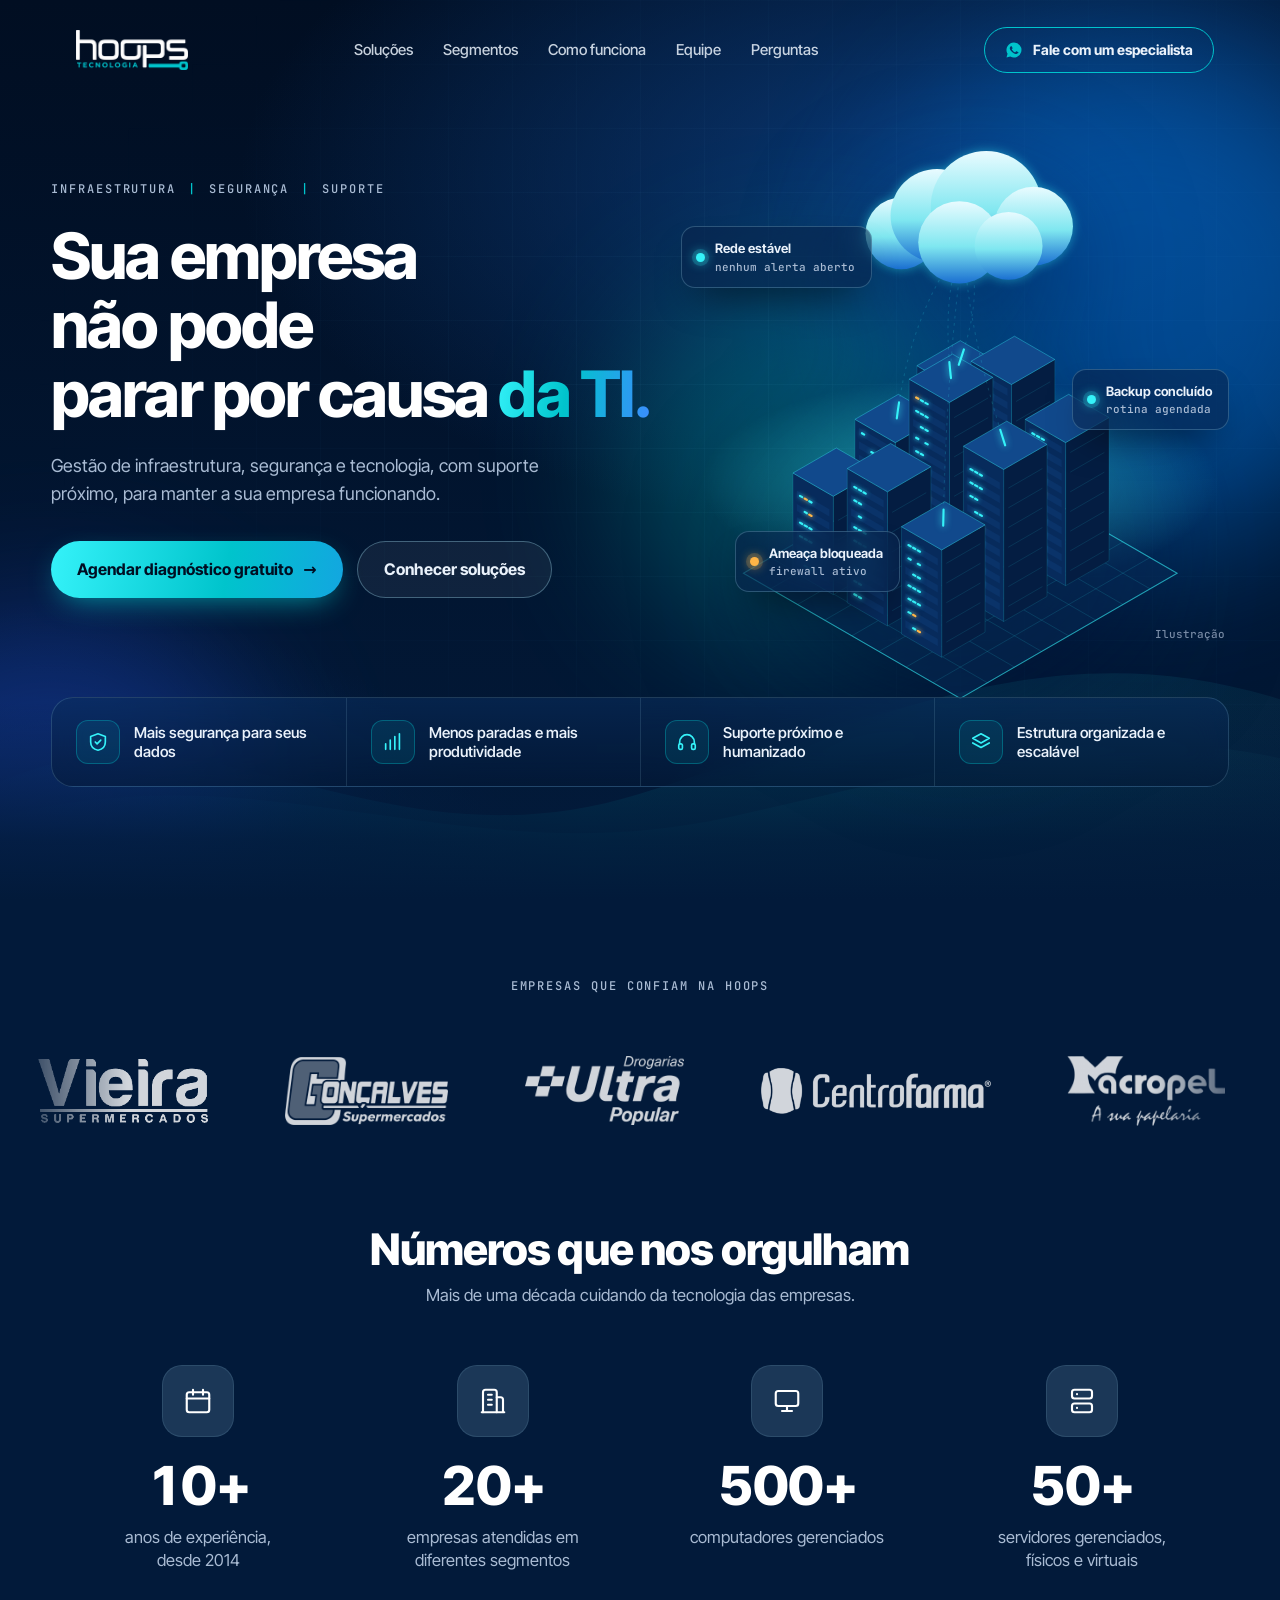
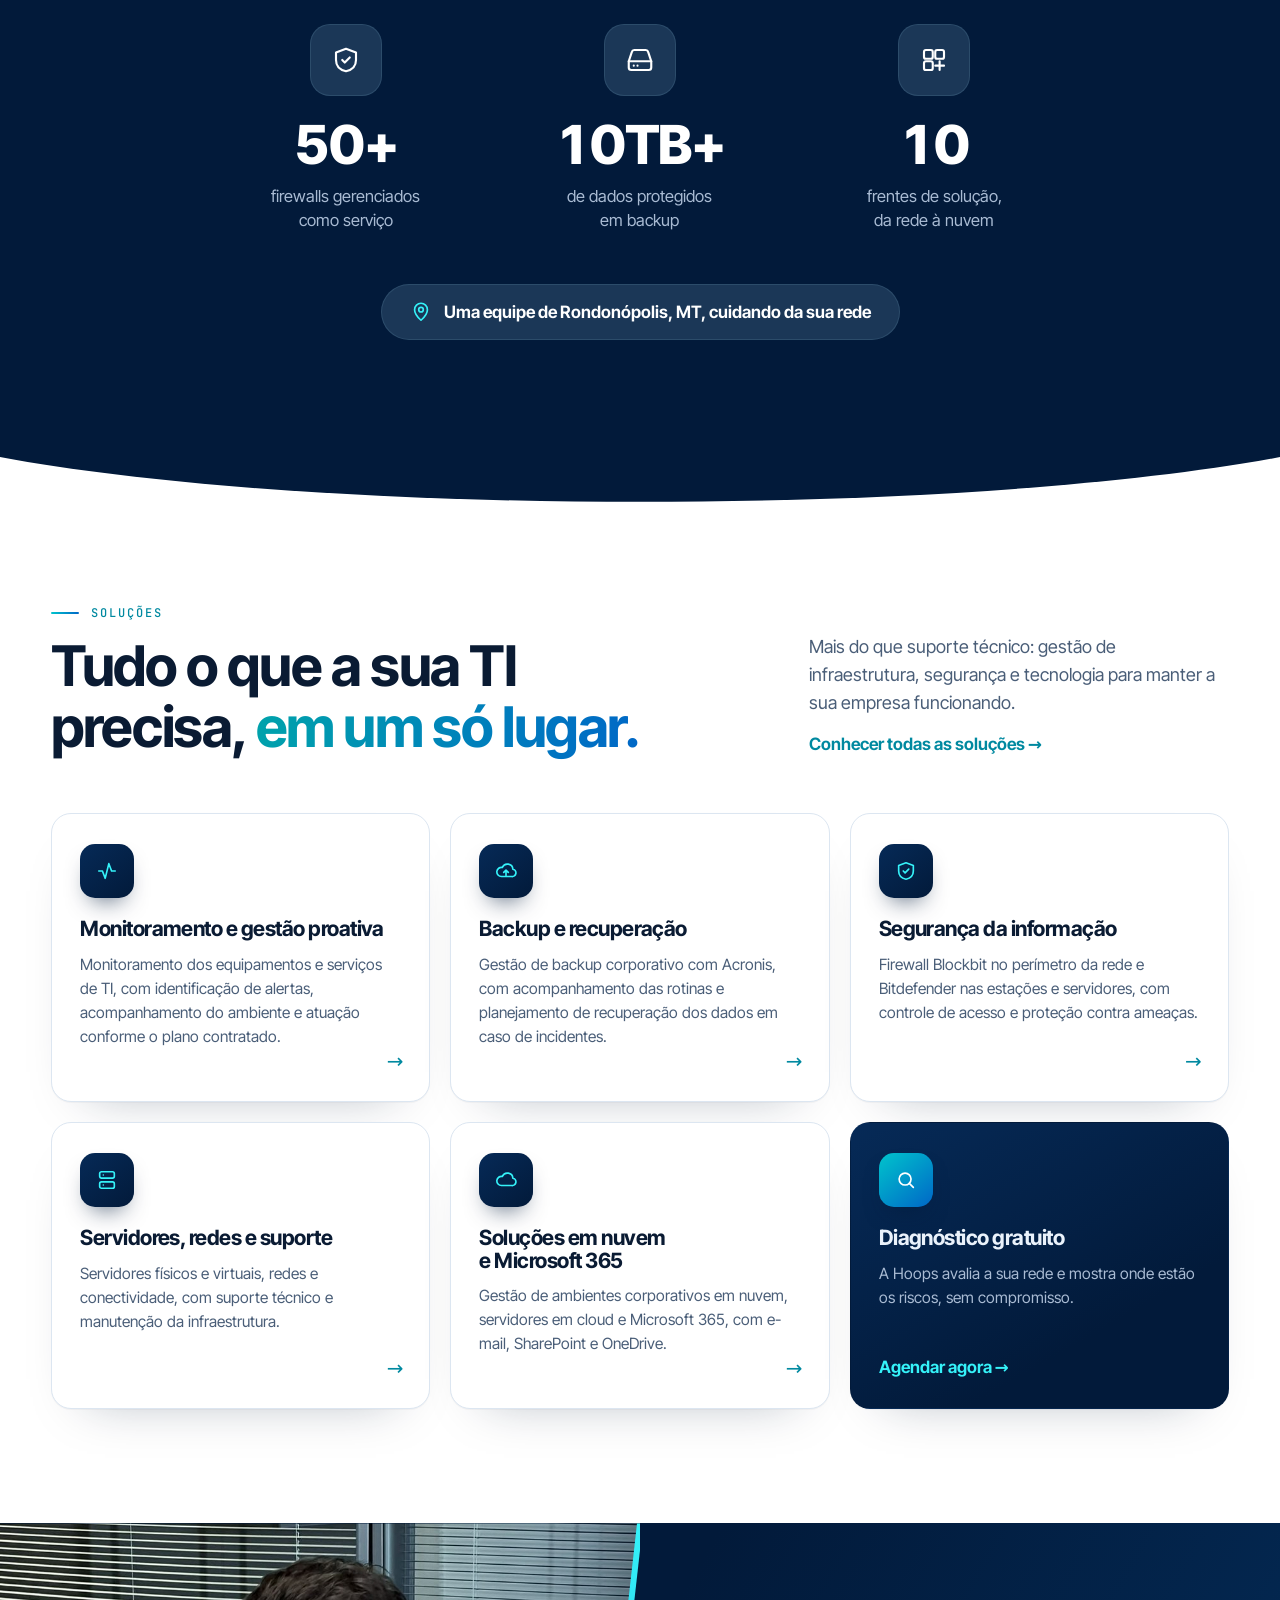
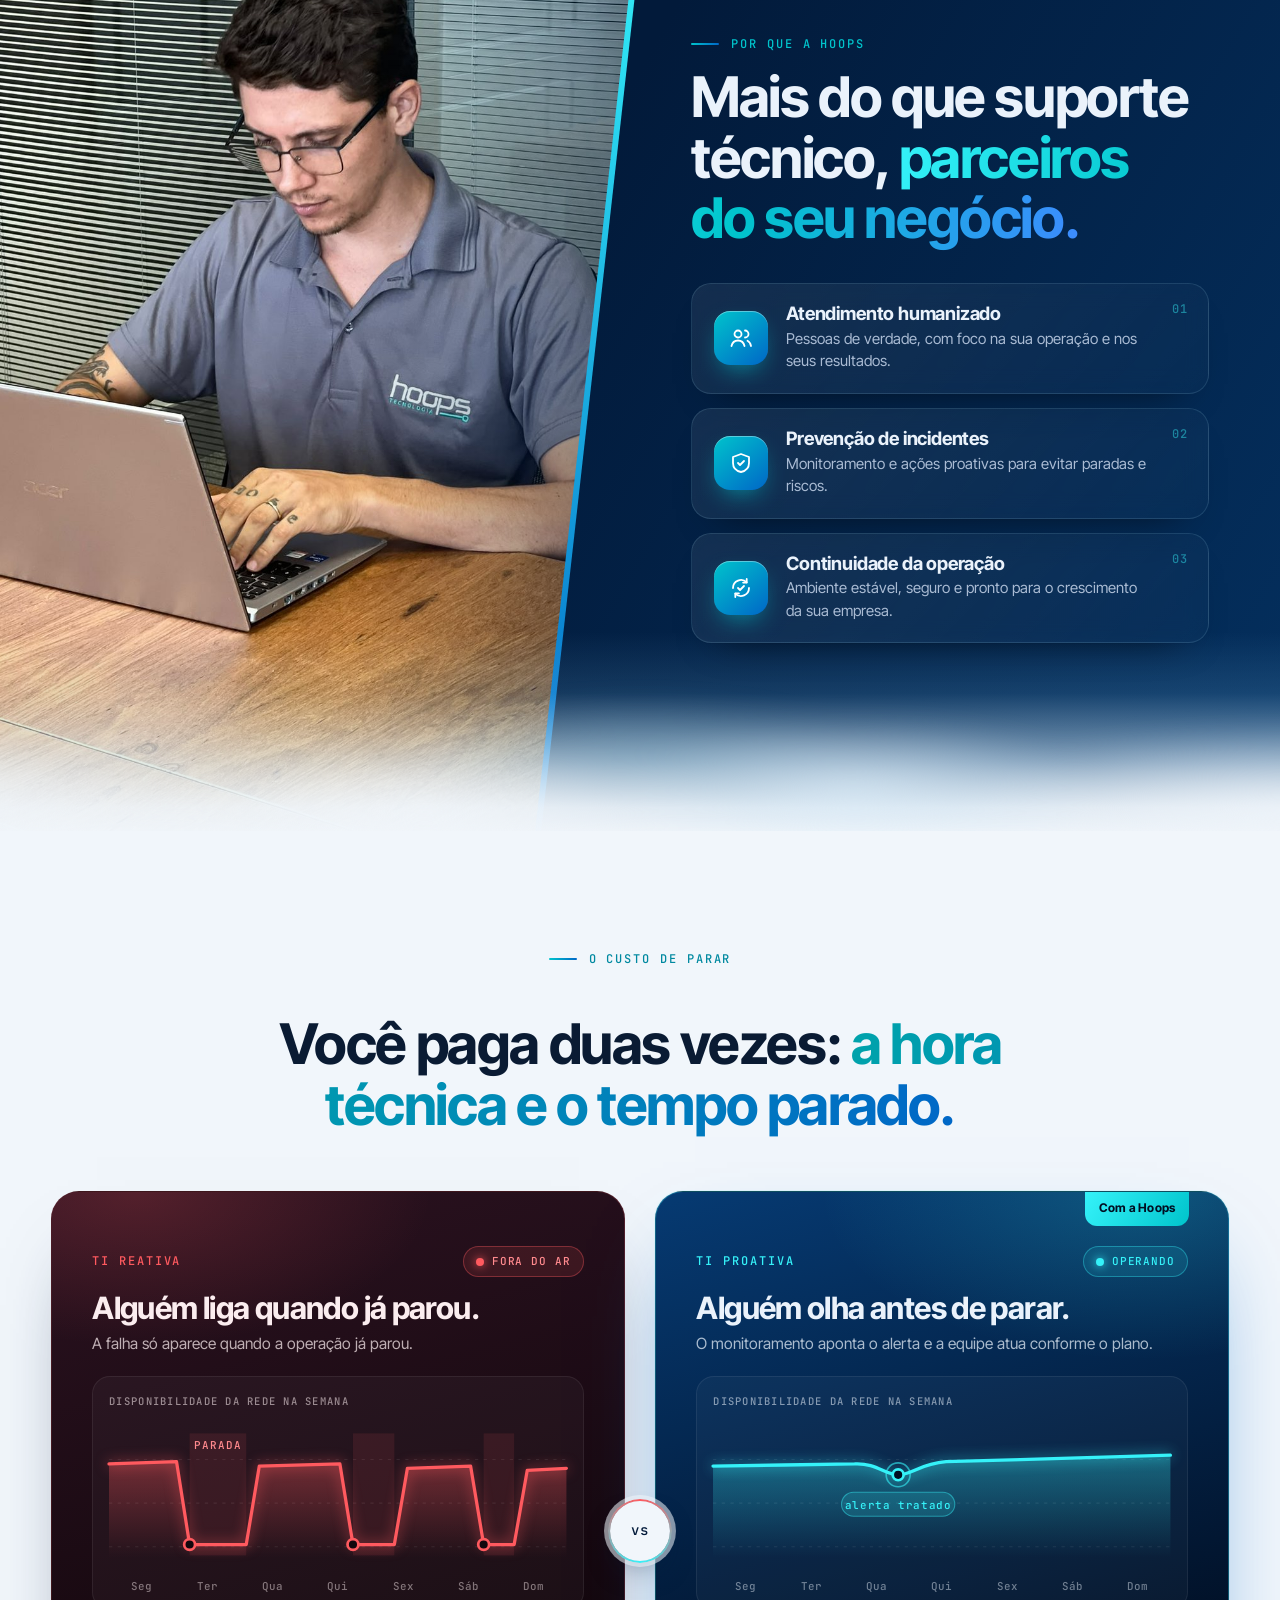
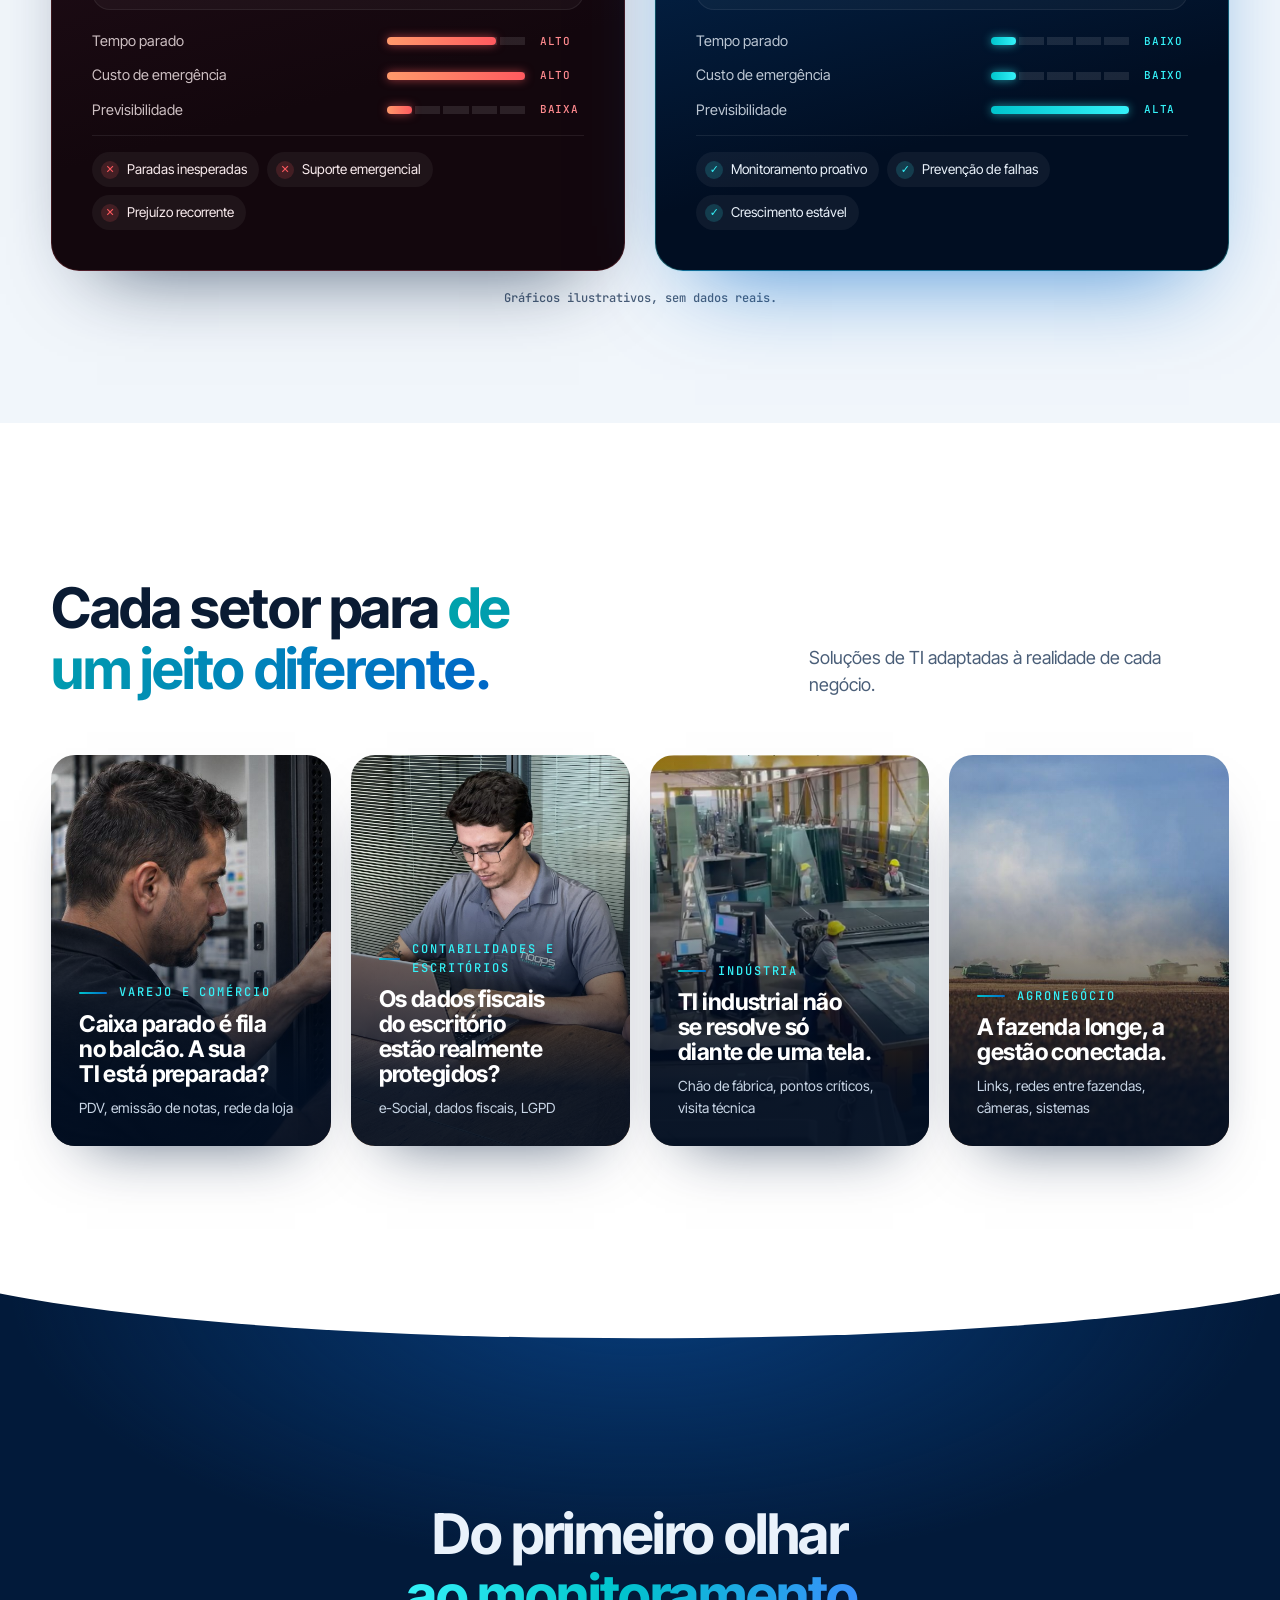
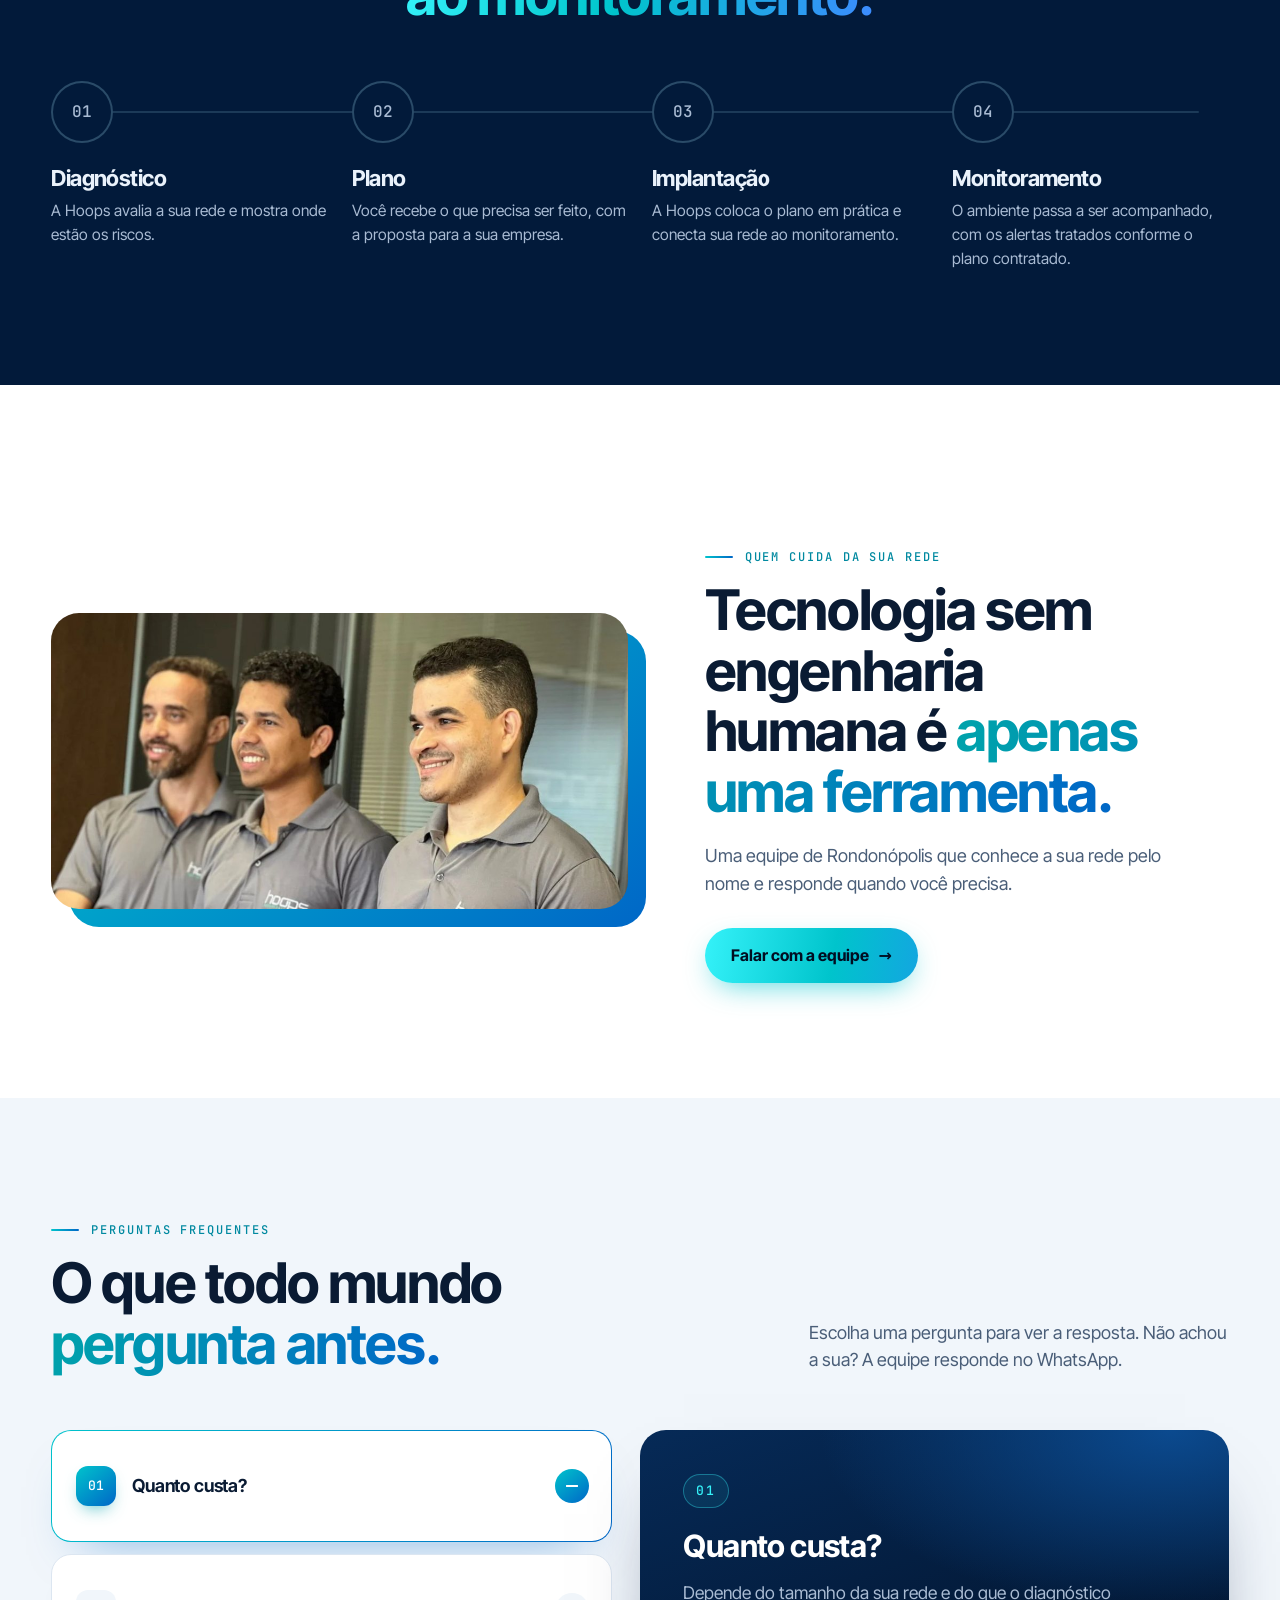
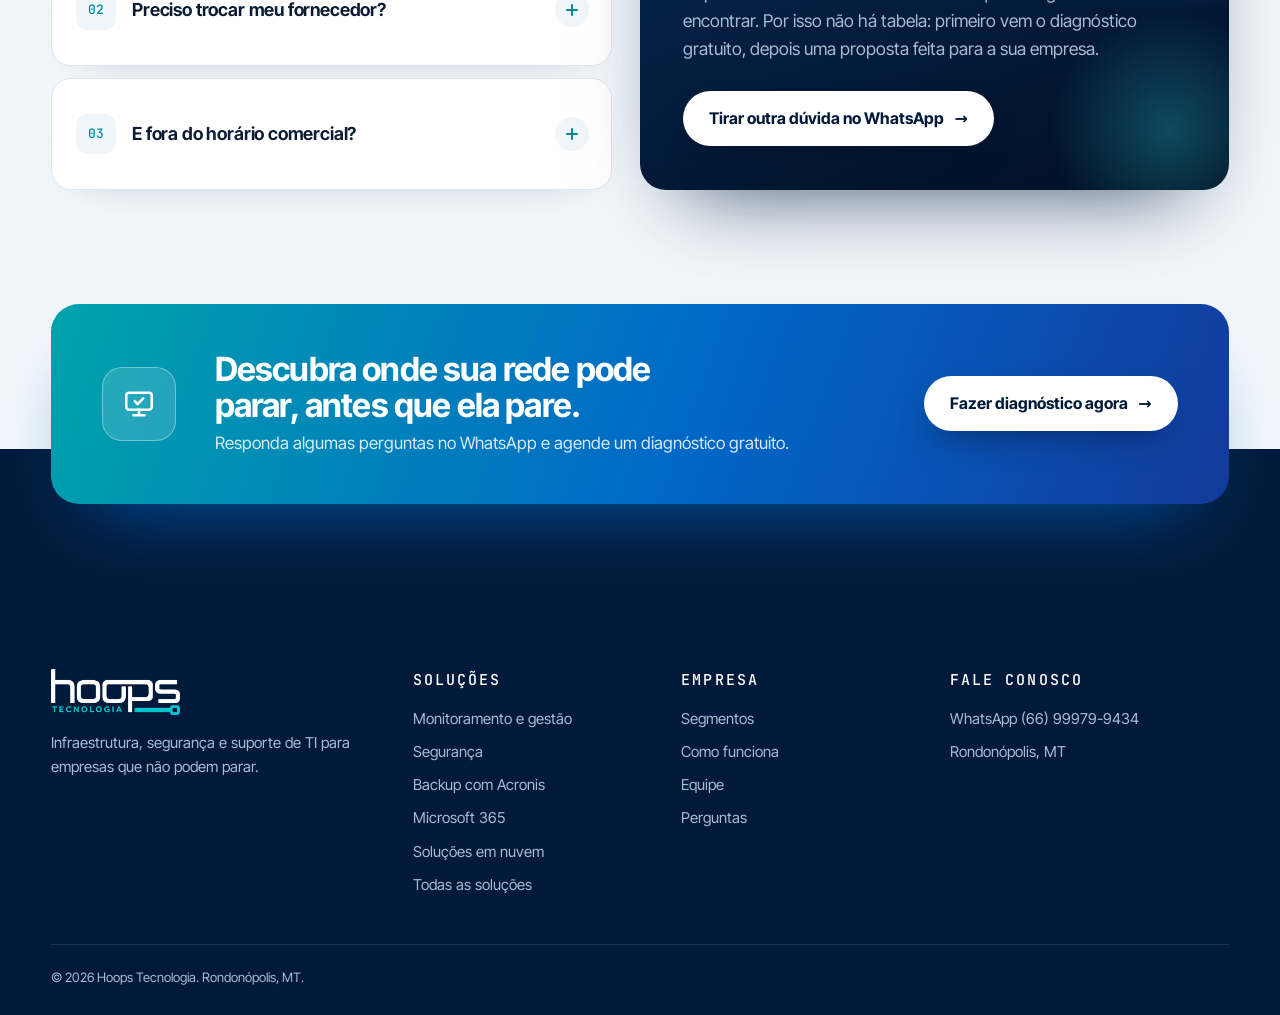
<file: index.html>
<!doctype html>
<html lang="pt-BR">
<head>
  <meta charset="utf-8">
  <meta name="viewport" content="width=device-width, initial-scale=1">
  <title>Hoops Tecnologia | Infraestrutura, segurança e suporte de TI em Rondonópolis</title>
  <meta name="description" content="A Hoops Tecnologia cuida da TI da sua empresa em Rondonópolis: monitoramento e gestão proativa de infraestrutura, segurança, backup, Microsoft 365 e soluções em nuvem. Agende um diagnóstico gratuito pelo WhatsApp.">
  <meta name="robots" content="noindex, nofollow">
  <link rel="canonical" href="https://fariasfelipe30100.github.io/site-hoops/">
  <meta property="og:type" content="website">
  <meta property="og:locale" content="pt_BR">
  <meta property="og:site_name" content="Hoops Tecnologia">
  <meta property="og:title" content="Hoops Tecnologia | Infraestrutura, segurança e suporte de TI em Rondonópolis">
  <meta property="og:description" content="A Hoops Tecnologia cuida da TI da sua empresa em Rondonópolis: monitoramento e gestão proativa de infraestrutura, segurança, backup, Microsoft 365 e soluções em nuvem. Agende um diagnóstico gratuito pelo WhatsApp.">
  <meta property="og:url" content="https://fariasfelipe30100.github.io/site-hoops/">
  <meta property="og:image" content="https://fariasfelipe30100.github.io/site-hoops/img/compartilhar.png">
  <meta property="og:image:width" content="1200">
  <meta property="og:image:height" content="630">
  <meta property="og:image:alt" content="Hoops Tecnologia: sua empresa não pode parar por causa da TI.">
  <meta name="twitter:card" content="summary_large_image">
  <script type="application/ld+json">{"@context": "https://schema.org", "@type": "ProfessionalService", "name": "Hoops Tecnologia", "description": "A Hoops Tecnologia cuida da TI da sua empresa em Rondonópolis: monitoramento e gestão proativa de infraestrutura, segurança, backup, Microsoft 365 e soluções em nuvem. Agende um diagnóstico gratuito pelo WhatsApp.", "url": "https://fariasfelipe30100.github.io/site-hoops/", "logo": "https://fariasfelipe30100.github.io/site-hoops/img/logo-azul.png", "image": "https://fariasfelipe30100.github.io/site-hoops/img/compartilhar.png", "telephone": "+55 66 99979-9434", "foundingDate": "2014", "address": {"@type": "PostalAddress", "addressLocality": "Rondonópolis", "addressRegion": "MT", "addressCountry": "BR"}, "areaServed": {"@type": "City", "name": "Rondonópolis"}, "contactPoint": {"@type": "ContactPoint", "telephone": "+55 66 99979-9434", "contactType": "customer service", "availableLanguage": "Portuguese"}}</script>
  <meta name="theme-color" content="#010E22">
  <link rel="icon" href="img/icone.png" type="image/png">
  <link rel="apple-touch-icon" href="img/icone.png">
  <link rel="preload" href="fonts/inter-tight-latin-wght-normal.woff2" as="font" type="font/woff2" crossorigin>
  <link rel="stylesheet" href="css/v2.css?v=27">
  <script>document.documentElement.classList.add('js');</script>
</head>
<body>
  <a class="pular" href="#conteudo">Pular para o conteúdo</a>

  <header class="topo" data-topo>
    <div class="topo__in">
      <a class="topo__logo" href="#conteudo" aria-label="Hoops Tecnologia, início"><img src="img/logo-branco.png" alt="Hoops Tecnologia" width="480" height="172"></a>
      <nav class="topo__nav" aria-label="Principal">
        <a href="#solucoes">Soluções</a>
        <a href="#segmentos">Segmentos</a>
        <a href="#como-funciona">Como funciona</a>
        <a href="#equipe">Equipe</a>
        <a href="#perguntas">Perguntas</a>
      </nav>
      <a class="btn btn--linha topo__cta" href="https://wa.me/5566999799434?text=Ol%C3%A1!%20Vim%20do%20site%20e%20quero%20agendar%20um%20diagn%C3%B3stico%20de%20TI." target="_blank" rel="noopener"><svg viewBox="0 0 24 24" aria-hidden="true"><path d="M12 2a10 10 0 0 0-8.6 15.1L2 22l5-1.3A10 10 0 1 0 12 2Zm5.3 14.1c-.2.6-1.3 1.2-1.8 1.2-.5.1-1 .2-3.3-.7-2.8-1.1-4.6-4-4.7-4.2-.1-.2-1.1-1.5-1.1-2.9s.7-2 1-2.3c.2-.3.5-.3.7-.3h.5c.2 0 .4 0 .6.5l.8 2c.1.2.1.4 0 .5l-.3.5-.4.4c-.1.2-.3.3-.1.6.2.3.8 1.3 1.7 2.1 1.2 1 2.1 1.3 2.4 1.5.3.1.5.1.6-.1l.9-1.1c.2-.3.4-.2.6-.1l1.9.9c.3.1.5.2.5.3.1.2.1.7-.2 1.3Z"/></svg>Fale com um especialista</a>
      <details class="topo__menu">
        <summary aria-label="Abrir menu"><span></span><span></span></summary>
        <nav aria-label="Principal, celular">
          <a href="#solucoes">Soluções</a>
          <a href="#segmentos">Segmentos</a>
          <a href="#como-funciona">Como funciona</a>
          <a href="#equipe">Equipe</a>
          <a href="#perguntas">Perguntas</a>
          <a class="btn" href="https://wa.me/5566999799434?text=Ol%C3%A1!%20Vim%20do%20site%20e%20quero%20agendar%20um%20diagn%C3%B3stico%20de%20TI." target="_blank" rel="noopener">Agendar diagnóstico</a>
        </nav>
      </details>
    </div>
  </header>

  <main id="conteudo">
    <!-- 1. Primeira tela: escura, com a cena isométrica e a onda de luz -->
    <section class="hero escuro" aria-labelledby="hero-titulo">
      <div class="hero__aurora" aria-hidden="true"><i></i><i></i><i></i></div>
      <svg class="hero__onda" viewBox="0 0 1440 320" preserveAspectRatio="none" aria-hidden="true">
        <defs><linearGradient id="gOnda" x1="0" x2="1"><stop offset="0" stop-color="#0067C7" stop-opacity="0"/><stop offset=".45" stop-color="#00C4CC"/><stop offset="1" stop-color="#35F2F9" stop-opacity=".2"/></linearGradient></defs>
        <path class="onda onda--1" d="M-80,246 L0,220 C240,140 420,300 720,230 C1000,165 1180,90 1440,150 C1490,162 1530,172 1560,180 L1560,320 L-80,320 Z"/>
        <path class="onda onda--2" d="M-80,266 L0,250 C300,190 520,300 820,250 C1080,205 1260,170 1440,200 C1490,208 1530,214 1560,218 L1560,320 L-80,320 Z"/>
      </svg>

      <div class="moldura hero__grade">
        <div class="hero__texto">
          <p class="selo-topo"><span>Infraestrutura</span><span>Segurança</span><span>Suporte</span></p>
          <h1 id="hero-titulo"><span class="linha">Sua empresa não pode</span> <span class="linha">parar por causa <span class="destaque">da TI.</span></span></h1>
          <p class="hero__lead">Gestão de infraestrutura, segurança e tecnologia, com suporte próximo, para manter a sua empresa funcionando.</p>
          <div class="hero__acoes">
            <a class="btn" href="https://wa.me/5566999799434?text=Ol%C3%A1!%20Vim%20do%20site%20e%20quero%20agendar%20um%20diagn%C3%B3stico%20de%20TI." target="_blank" rel="noopener">Agendar diagnóstico gratuito <span aria-hidden="true">→</span></a>
            <a class="btn btn--vidro" href="#solucoes">Conhecer soluções</a>
          </div>
        </div>
        <div class="hero__cena" data-paralaxe>
          <svg viewBox="0 -40 600 560" xmlns="http://www.w3.org/2000/svg" role="img" aria-label="Ilustração de um data center conectado à nuvem">
  <defs>
    <linearGradient id="gNuvem" x1="0" y1="0" x2="0" y2="1"><stop offset="0" stop-color="#E9FBFF"/><stop offset=".55" stop-color="#7FE7F0"/><stop offset="1" stop-color="#1A6FD1"/></linearGradient>
    <radialGradient id="gBrilho"><stop offset="0" stop-color="#35F2F9" stop-opacity=".55"/><stop offset="1" stop-color="#35F2F9" stop-opacity="0"/></radialGradient>
    <filter id="fDesfoque"><feGaussianBlur stdDeviation="6"/></filter>
  </defs>
  <ellipse class="brilho-chao" cx="300" cy="350" rx="290" ry="120" fill="url(#gBrilho)"/>
  <polygon class="base" points="300.0,310.0 542.5,450.0 300.0,590.0 57.5,450.0"/><polyline class="grade" points="300.0,310.0 57.5,450.0"/><polyline class="grade" points="300.0,310.0 542.5,450.0"/><polyline class="grade" points="330.3,327.5 87.8,467.5"/><polyline class="grade" points="269.7,327.5 512.2,467.5"/><polyline class="grade" points="360.6,345.0 118.1,485.0"/><polyline class="grade" points="239.4,345.0 481.9,485.0"/><polyline class="grade" points="390.9,362.5 148.4,502.5"/><polyline class="grade" points="209.1,362.5 451.6,502.5"/><polyline class="grade" points="421.2,380.0 178.8,520.0"/><polyline class="grade" points="178.8,380.0 421.2,520.0"/><polyline class="grade" points="451.6,397.5 209.1,537.5"/><polyline class="grade" points="148.4,397.5 390.9,537.5"/><polyline class="grade" points="481.9,415.0 239.4,555.0"/><polyline class="grade" points="118.1,415.0 360.6,555.0"/><polyline class="grade" points="512.2,432.5 269.7,572.5"/><polyline class="grade" points="87.8,432.5 330.3,572.5"/><polyline class="grade" points="542.5,450.0 300.0,590.0"/><polyline class="grade" points="57.5,450.0 300.0,590.0"/><polygon class="base-borda" points="300.0,310.0 542.5,450.0 300.0,590.0 57.5,450.0"/><polygon class="f-dir" points="345.0,366.0 296.5,394.0 296.5,244.0 345.0,216.0"/><polygon class="f-esq" points="251.5,368.0 296.5,394.0 296.5,244.0 251.5,218.0"/><polygon class="f-topo" points="300.0,190.0 345.0,216.0 296.5,244.0 251.5,218.0"/><polygon class="gaveta" points="255.8,360.5 292.2,381.5 292.2,373.5 255.8,352.5"/><polyline class="led" style="animation-delay:-0.60s" points="259.3,358.5 261.9,360.0"/><polyline class="led" style="animation-delay:-2.14s" points="264.5,361.5 267.1,363.0"/><polyline class="led led--alerta" style="animation-delay:-2.03s" points="269.7,364.5 272.3,366.0"/><polygon class="gaveta" points="255.8,345.5 292.2,366.5 292.2,358.5 255.8,337.5"/><polyline class="led" style="animation-delay:-0.28s" points="259.3,343.5 261.9,345.0"/><polyline class="led" style="animation-delay:-3.31s" points="264.5,346.5 267.1,348.0"/><polyline class="led" style="animation-delay:-2.51s" points="269.7,349.5 272.3,351.0"/><polygon class="gaveta" points="255.8,330.5 292.2,351.5 292.2,343.5 255.8,322.5"/><polyline class="led" style="animation-delay:-1.59s" points="259.3,328.5 261.9,330.0"/><polyline class="led" style="animation-delay:-3.43s" points="264.5,331.5 267.1,333.0"/><polyline class="led" style="animation-delay:-0.47s" points="269.7,334.5 272.3,336.0"/><polygon class="gaveta" points="255.8,315.5 292.2,336.5 292.2,328.5 255.8,307.5"/><polyline class="led" style="animation-delay:-2.33s" points="264.5,316.5 267.1,318.0"/><polyline class="led" style="animation-delay:-2.19s" points="269.7,319.5 272.3,321.0"/><polygon class="gaveta" points="255.8,300.5 292.2,321.5 292.2,313.5 255.8,292.5"/><polyline class="led" style="animation-delay:-0.82s" points="259.3,298.5 261.9,300.0"/><polyline class="led" style="animation-delay:-1.26s" points="264.5,301.5 267.1,303.0"/><polyline class="led" style="animation-delay:-1.20s" points="269.7,304.5 272.3,306.0"/><polygon class="gaveta" points="255.8,285.5 292.2,306.5 292.2,298.5 255.8,277.5"/><polyline class="led" style="animation-delay:-0.98s" points="259.3,283.5 261.9,285.0"/><polyline class="led" style="animation-delay:-3.50s" points="264.5,286.5 267.1,288.0"/><polyline class="led" style="animation-delay:-3.92s" points="269.7,289.5 272.3,291.0"/><polygon class="gaveta" points="255.8,270.5 292.2,291.5 292.2,283.5 255.8,262.5"/><polyline class="led" style="animation-delay:-3.03s" points="259.3,268.5 261.9,270.0"/><polyline class="led" style="animation-delay:-0.16s" points="264.5,271.5 267.1,273.0"/><polygon class="gaveta" points="255.8,255.5 292.2,276.5 292.2,268.5 255.8,247.5"/><polyline class="led" style="animation-delay:-3.50s" points="259.3,253.5 261.9,255.0"/><polyline class="led" style="animation-delay:-2.38s" points="264.5,256.5 267.1,258.0"/><polyline class="led" style="animation-delay:-3.36s" points="269.7,259.5 272.3,261.0"/><polygon class="gaveta" points="255.8,240.5 292.2,261.5 292.2,253.5 255.8,232.5"/><polyline class="led" style="animation-delay:-2.66s" points="259.3,238.5 261.9,240.0"/><polyline class="led" style="animation-delay:-2.59s" points="264.5,241.5 267.1,243.0"/><polyline class="ranhura" points="339.8,355.0 301.7,377.0"/><polyline class="ranhura" points="339.8,333.0 301.7,355.0"/><polyline class="ranhura" points="339.8,311.0 301.7,333.0"/><polyline class="ranhura" points="339.8,289.0 301.7,311.0"/><polyline class="ranhura" points="339.8,267.0 301.7,289.0"/><polyline class="ranhura" points="339.8,245.0 301.7,267.0"/><polygon class="f-dir" points="405.7,401.0 357.2,429.0 357.2,239.0 405.7,211.0"/><polygon class="f-esq" points="312.1,403.0 357.2,429.0 357.2,239.0 312.1,213.0"/><polygon class="f-topo" points="360.6,185.0 405.7,211.0 357.2,239.0 312.1,213.0"/><polygon class="gaveta" points="316.5,395.5 352.8,416.5 352.8,408.5 316.5,387.5"/><polyline class="led" style="animation-delay:-1.54s" points="319.9,393.5 322.5,395.0"/><polyline class="led" style="animation-delay:-1.85s" points="325.1,396.5 327.7,398.0"/><polyline class="led" style="animation-delay:-0.24s" points="330.3,399.5 332.9,401.0"/><polygon class="gaveta" points="316.5,380.5 352.8,401.5 352.8,393.5 316.5,372.5"/><polyline class="led" style="animation-delay:-0.99s" points="319.9,378.5 322.5,380.0"/><polyline class="led" style="animation-delay:-1.80s" points="330.3,384.5 332.9,386.0"/><polygon class="gaveta" points="316.5,365.5 352.8,386.5 352.8,378.5 316.5,357.5"/><polygon class="gaveta" points="316.5,350.5 352.8,371.5 352.8,363.5 316.5,342.5"/><polyline class="led" style="animation-delay:-1.66s" points="319.9,348.5 322.5,350.0"/><polygon class="gaveta" points="316.5,335.5 352.8,356.5 352.8,348.5 316.5,327.5"/><polyline class="led" style="animation-delay:-0.70s" points="319.9,333.5 322.5,335.0"/><polyline class="led" style="animation-delay:-1.94s" points="325.1,336.5 327.7,338.0"/><polyline class="led" style="animation-delay:-0.02s" points="330.3,339.5 332.9,341.0"/><polygon class="gaveta" points="316.5,320.5 352.8,341.5 352.8,333.5 316.5,312.5"/><polyline class="led" style="animation-delay:-2.27s" points="319.9,318.5 322.5,320.0"/><polyline class="led" style="animation-delay:-2.06s" points="325.1,321.5 327.7,323.0"/><polyline class="led" style="animation-delay:-0.22s" points="330.3,324.5 332.9,326.0"/><polygon class="gaveta" points="316.5,305.5 352.8,326.5 352.8,318.5 316.5,297.5"/><polygon class="gaveta" points="316.5,290.5 352.8,311.5 352.8,303.5 316.5,282.5"/><polyline class="led" style="animation-delay:-1.60s" points="319.9,288.5 322.5,290.0"/><polyline class="led" style="animation-delay:-0.25s" points="325.1,291.5 327.7,293.0"/><polyline class="led" style="animation-delay:-0.65s" points="330.3,294.5 332.9,296.0"/><polygon class="gaveta" points="316.5,275.5 352.8,296.5 352.8,288.5 316.5,267.5"/><polyline class="led" style="animation-delay:-0.00s" points="319.9,273.5 322.5,275.0"/><polyline class="led led--alerta" style="animation-delay:-1.45s" points="325.1,276.5 327.7,278.0"/><polygon class="gaveta" points="316.5,260.5 352.8,281.5 352.8,273.5 316.5,252.5"/><polyline class="led" style="animation-delay:-0.59s" points="319.9,258.5 322.5,260.0"/><polyline class="led" style="animation-delay:-1.46s" points="325.1,261.5 327.7,263.0"/><polygon class="gaveta" points="316.5,245.5 352.8,266.5 352.8,258.5 316.5,237.5"/><polyline class="led" style="animation-delay:-1.94s" points="325.1,246.5 327.7,248.0"/><polyline class="led" style="animation-delay:-1.37s" points="330.3,249.5 332.9,251.0"/><polygon class="gaveta" points="316.5,230.5 352.8,251.5 352.8,243.5 316.5,222.5"/><polyline class="led" style="animation-delay:-0.09s" points="325.1,231.5 327.7,233.0"/><polyline class="led" style="animation-delay:-0.59s" points="330.3,234.5 332.9,236.0"/><polyline class="ranhura" points="400.5,390.0 362.4,412.0"/><polyline class="ranhura" points="400.5,368.0 362.4,390.0"/><polyline class="ranhura" points="400.5,346.0 362.4,368.0"/><polyline class="ranhura" points="400.5,324.0 362.4,346.0"/><polyline class="ranhura" points="400.5,302.0 362.4,324.0"/><polyline class="ranhura" points="400.5,280.0 362.4,302.0"/><polyline class="ranhura" points="400.5,258.0 362.4,280.0"/><polyline class="ranhura" points="400.5,236.0 362.4,258.0"/><polygon class="f-dir" points="275.8,406.0 227.3,434.0 227.3,304.0 275.8,276.0"/><polygon class="f-esq" points="182.2,408.0 227.3,434.0 227.3,304.0 182.2,278.0"/><polygon class="f-topo" points="230.7,250.0 275.8,276.0 227.3,304.0 182.2,278.0"/><polygon class="gaveta" points="186.6,400.5 222.9,421.5 222.9,413.5 186.6,392.5"/><polyline class="led" style="animation-delay:-2.11s" points="190.0,398.5 192.6,400.0"/><polyline class="led" style="animation-delay:-1.04s" points="200.4,404.5 203.0,406.0"/><polygon class="gaveta" points="186.6,385.5 222.9,406.5 222.9,398.5 186.6,377.5"/><polyline class="led" style="animation-delay:-3.09s" points="190.0,383.5 192.6,385.0"/><polyline class="led" style="animation-delay:-0.89s" points="200.4,389.5 203.0,391.0"/><polygon class="gaveta" points="186.6,370.5 222.9,391.5 222.9,383.5 186.6,362.5"/><polygon class="gaveta" points="186.6,355.5 222.9,376.5 222.9,368.5 186.6,347.5"/><polyline class="led" style="animation-delay:-0.91s" points="195.2,356.5 197.8,358.0"/><polyline class="led led--alerta" style="animation-delay:-0.12s" points="200.4,359.5 203.0,361.0"/><polygon class="gaveta" points="186.6,340.5 222.9,361.5 222.9,353.5 186.6,332.5"/><polyline class="led" style="animation-delay:-1.04s" points="190.0,338.5 192.6,340.0"/><polyline class="led" style="animation-delay:-3.75s" points="200.4,344.5 203.0,346.0"/><polygon class="gaveta" points="186.6,325.5 222.9,346.5 222.9,338.5 186.6,317.5"/><polyline class="led" style="animation-delay:-0.88s" points="195.2,326.5 197.8,328.0"/><polyline class="led" style="animation-delay:-0.82s" points="200.4,329.5 203.0,331.0"/><polygon class="gaveta" points="186.6,310.5 222.9,331.5 222.9,323.5 186.6,302.5"/><polyline class="led" style="animation-delay:-2.61s" points="200.4,314.5 203.0,316.0"/><polygon class="gaveta" points="186.6,295.5 222.9,316.5 222.9,308.5 186.6,287.5"/><polyline class="led" style="animation-delay:-2.64s" points="190.0,293.5 192.6,295.0"/><polyline class="ranhura" points="270.6,395.0 232.5,417.0"/><polyline class="ranhura" points="270.6,373.0 232.5,395.0"/><polyline class="ranhura" points="270.6,351.0 232.5,373.0"/><polyline class="ranhura" points="270.6,329.0 232.5,351.0"/><polyline class="ranhura" points="270.6,307.0 232.5,329.0"/><polygon class="f-dir" points="466.3,436.0 417.8,464.0 417.8,304.0 466.3,276.0"/><polygon class="f-esq" points="372.7,438.0 417.8,464.0 417.8,304.0 372.7,278.0"/><polygon class="f-topo" points="421.2,250.0 466.3,276.0 417.8,304.0 372.7,278.0"/><polygon class="gaveta" points="377.1,430.5 413.4,451.5 413.4,443.5 377.1,422.5"/><polyline class="led" style="animation-delay:-0.71s" points="380.5,428.5 383.1,430.0"/><polyline class="led" style="animation-delay:-3.20s" points="385.7,431.5 388.3,433.0"/><polyline class="led" style="animation-delay:-1.61s" points="390.9,434.5 393.5,436.0"/><polygon class="gaveta" points="377.1,415.5 413.4,436.5 413.4,428.5 377.1,407.5"/><polyline class="led" style="animation-delay:-0.68s" points="380.5,413.5 383.1,415.0"/><polyline class="led" style="animation-delay:-3.62s" points="385.7,416.5 388.3,418.0"/><polyline class="led" style="animation-delay:-3.31s" points="390.9,419.5 393.5,421.0"/><polygon class="gaveta" points="377.1,400.5 413.4,421.5 413.4,413.5 377.1,392.5"/><polyline class="led" style="animation-delay:-1.40s" points="380.5,398.5 383.1,400.0"/><polyline class="led" style="animation-delay:-0.06s" points="385.7,401.5 388.3,403.0"/><polyline class="led" style="animation-delay:-2.11s" points="390.9,404.5 393.5,406.0"/><polygon class="gaveta" points="377.1,385.5 413.4,406.5 413.4,398.5 377.1,377.5"/><polyline class="led" style="animation-delay:-3.49s" points="380.5,383.5 383.1,385.0"/><polyline class="led" style="animation-delay:-1.01s" points="385.7,386.5 388.3,388.0"/><polyline class="led" style="animation-delay:-2.35s" points="390.9,389.5 393.5,391.0"/><polygon class="gaveta" points="377.1,370.5 413.4,391.5 413.4,383.5 377.1,362.5"/><polyline class="led" style="animation-delay:-0.52s" points="380.5,368.5 383.1,370.0"/><polyline class="led" style="animation-delay:-1.83s" points="385.7,371.5 388.3,373.0"/><polygon class="gaveta" points="377.1,355.5 413.4,376.5 413.4,368.5 377.1,347.5"/><polyline class="led" style="animation-delay:-3.67s" points="380.5,353.5 383.1,355.0"/><polyline class="led led--alerta" style="animation-delay:-2.09s" points="385.7,356.5 388.3,358.0"/><polyline class="led led--alerta" style="animation-delay:-0.73s" points="390.9,359.5 393.5,361.0"/><polygon class="gaveta" points="377.1,340.5 413.4,361.5 413.4,353.5 377.1,332.5"/><polyline class="led" style="animation-delay:-1.89s" points="385.7,341.5 388.3,343.0"/><polyline class="led" style="animation-delay:-1.30s" points="390.9,344.5 393.5,346.0"/><polygon class="gaveta" points="377.1,325.5 413.4,346.5 413.4,338.5 377.1,317.5"/><polyline class="led" style="animation-delay:-3.14s" points="380.5,323.5 383.1,325.0"/><polyline class="led" style="animation-delay:-0.99s" points="385.7,326.5 388.3,328.0"/><polygon class="gaveta" points="377.1,310.5 413.4,331.5 413.4,323.5 377.1,302.5"/><polyline class="led" style="animation-delay:-2.25s" points="380.5,308.5 383.1,310.0"/><polyline class="led" style="animation-delay:-2.45s" points="390.9,314.5 393.5,316.0"/><polygon class="gaveta" points="377.1,295.5 413.4,316.5 413.4,308.5 377.1,287.5"/><polyline class="led" style="animation-delay:-2.77s" points="380.5,293.5 383.1,295.0"/><polyline class="led" style="animation-delay:-1.91s" points="385.7,296.5 388.3,298.0"/><polyline class="led" style="animation-delay:-3.51s" points="390.9,299.5 393.5,301.0"/><polyline class="ranhura" points="461.1,425.0 423.0,447.0"/><polyline class="ranhura" points="461.1,403.0 423.0,425.0"/><polyline class="ranhura" points="461.1,381.0 423.0,403.0"/><polyline class="ranhura" points="461.1,359.0 423.0,381.0"/><polyline class="ranhura" points="461.1,337.0 423.0,359.0"/><polyline class="ranhura" points="461.1,315.0 423.0,337.0"/><polyline class="ranhura" points="461.1,293.0 423.0,315.0"/><polygon class="f-dir" points="336.4,441.0 287.9,469.0 287.9,259.0 336.4,231.0"/><polygon class="f-esq" points="242.8,443.0 287.9,469.0 287.9,259.0 242.8,233.0"/><polygon class="f-topo" points="291.3,205.0 336.4,231.0 287.9,259.0 242.8,233.0"/><polygon class="gaveta" points="247.2,435.5 283.5,456.5 283.5,448.5 247.2,427.5"/><polyline class="led" style="animation-delay:-2.24s" points="250.6,433.5 253.2,435.0"/><polyline class="led" style="animation-delay:-0.49s" points="261.0,439.5 263.6,441.0"/><polygon class="gaveta" points="247.2,420.5 283.5,441.5 283.5,433.5 247.2,412.5"/><polyline class="led" style="animation-delay:-0.96s" points="250.6,418.5 253.2,420.0"/><polyline class="led" style="animation-delay:-3.14s" points="255.8,421.5 258.4,423.0"/><polyline class="led" style="animation-delay:-2.86s" points="261.0,424.5 263.6,426.0"/><polygon class="gaveta" points="247.2,405.5 283.5,426.5 283.5,418.5 247.2,397.5"/><polyline class="led" style="animation-delay:-3.53s" points="250.6,403.5 253.2,405.0"/><polyline class="led" style="animation-delay:-3.81s" points="255.8,406.5 258.4,408.0"/><polyline class="led" style="animation-delay:-3.96s" points="261.0,409.5 263.6,411.0"/><polygon class="gaveta" points="247.2,390.5 283.5,411.5 283.5,403.5 247.2,382.5"/><polyline class="led" style="animation-delay:-1.73s" points="250.6,388.5 253.2,390.0"/><polyline class="led" style="animation-delay:-0.78s" points="255.8,391.5 258.4,393.0"/><polyline class="led" style="animation-delay:-0.08s" points="261.0,394.5 263.6,396.0"/><polygon class="gaveta" points="247.2,375.5 283.5,396.5 283.5,388.5 247.2,367.5"/><polyline class="led" style="animation-delay:-0.07s" points="250.6,373.5 253.2,375.0"/><polyline class="led" style="animation-delay:-2.05s" points="255.8,376.5 258.4,378.0"/><polygon class="gaveta" points="247.2,360.5 283.5,381.5 283.5,373.5 247.2,352.5"/><polyline class="led led--alerta" style="animation-delay:-1.06s" points="261.0,364.5 263.6,366.0"/><polygon class="gaveta" points="247.2,345.5 283.5,366.5 283.5,358.5 247.2,337.5"/><polyline class="led" style="animation-delay:-0.52s" points="255.8,346.5 258.4,348.0"/><polygon class="gaveta" points="247.2,330.5 283.5,351.5 283.5,343.5 247.2,322.5"/><polyline class="led" style="animation-delay:-0.60s" points="255.8,331.5 258.4,333.0"/><polyline class="led" style="animation-delay:-2.80s" points="261.0,334.5 263.6,336.0"/><polygon class="gaveta" points="247.2,315.5 283.5,336.5 283.5,328.5 247.2,307.5"/><polyline class="led" style="animation-delay:-2.75s" points="250.6,313.5 253.2,315.0"/><polyline class="led" style="animation-delay:-3.75s" points="255.8,316.5 258.4,318.0"/><polygon class="gaveta" points="247.2,300.5 283.5,321.5 283.5,313.5 247.2,292.5"/><polyline class="led" style="animation-delay:-3.42s" points="250.6,298.5 253.2,300.0"/><polyline class="led" style="animation-delay:-1.36s" points="261.0,304.5 263.6,306.0"/><polygon class="gaveta" points="247.2,285.5 283.5,306.5 283.5,298.5 247.2,277.5"/><polyline class="led" style="animation-delay:-0.52s" points="255.8,286.5 258.4,288.0"/><polyline class="led" style="animation-delay:-0.44s" points="261.0,289.5 263.6,291.0"/><polygon class="gaveta" points="247.2,270.5 283.5,291.5 283.5,283.5 247.2,262.5"/><polyline class="led" style="animation-delay:-0.81s" points="250.6,268.5 253.2,270.0"/><polyline class="led" style="animation-delay:-3.04s" points="255.8,271.5 258.4,273.0"/><polyline class="led" style="animation-delay:-0.71s" points="261.0,274.5 263.6,276.0"/><polygon class="gaveta" points="247.2,255.5 283.5,276.5 283.5,268.5 247.2,247.5"/><polyline class="led led--alerta" style="animation-delay:-1.00s" points="250.6,253.5 253.2,255.0"/><polyline class="led" style="animation-delay:-2.20s" points="255.8,256.5 258.4,258.0"/><polyline class="led" style="animation-delay:-3.74s" points="261.0,259.5 263.6,261.0"/><polyline class="ranhura" points="331.2,430.0 293.1,452.0"/><polyline class="ranhura" points="331.2,408.0 293.1,430.0"/><polyline class="ranhura" points="331.2,386.0 293.1,408.0"/><polyline class="ranhura" points="331.2,364.0 293.1,386.0"/><polyline class="ranhura" points="331.2,342.0 293.1,364.0"/><polyline class="ranhura" points="331.2,320.0 293.1,342.0"/><polyline class="ranhura" points="331.2,298.0 293.1,320.0"/><polyline class="ranhura" points="331.2,276.0 293.1,298.0"/><polyline class="ranhura" points="331.2,254.0 293.1,276.0"/><polygon class="f-dir" points="206.5,446.0 158.0,474.0 158.0,364.0 206.5,336.0"/><polygon class="f-esq" points="112.9,448.0 158.0,474.0 158.0,364.0 112.9,338.0"/><polygon class="f-topo" points="161.4,310.0 206.5,336.0 158.0,364.0 112.9,338.0"/><polygon class="gaveta" points="117.3,440.5 153.6,461.5 153.6,453.5 117.3,432.5"/><polyline class="led" style="animation-delay:-1.98s" points="125.9,441.5 128.5,443.0"/><polyline class="led" style="animation-delay:-2.03s" points="131.1,444.5 133.7,446.0"/><polygon class="gaveta" points="117.3,425.5 153.6,446.5 153.6,438.5 117.3,417.5"/><polyline class="led" style="animation-delay:-3.33s" points="125.9,426.5 128.5,428.0"/><polyline class="led" style="animation-delay:-1.62s" points="131.1,429.5 133.7,431.0"/><polygon class="gaveta" points="117.3,410.5 153.6,431.5 153.6,423.5 117.3,402.5"/><polyline class="led" style="animation-delay:-0.52s" points="120.7,408.5 123.3,410.0"/><polyline class="led" style="animation-delay:-1.02s" points="125.9,411.5 128.5,413.0"/><polyline class="led" style="animation-delay:-3.37s" points="131.1,414.5 133.7,416.0"/><polygon class="gaveta" points="117.3,395.5 153.6,416.5 153.6,408.5 117.3,387.5"/><polyline class="led" style="animation-delay:-1.13s" points="120.7,393.5 123.3,395.0"/><polyline class="led" style="animation-delay:-1.84s" points="125.9,396.5 128.5,398.0"/><polyline class="led" style="animation-delay:-1.05s" points="131.1,399.5 133.7,401.0"/><polygon class="gaveta" points="117.3,380.5 153.6,401.5 153.6,393.5 117.3,372.5"/><polyline class="led" style="animation-delay:-0.98s" points="125.9,381.5 128.5,383.0"/><polyline class="led led--alerta" style="animation-delay:-1.43s" points="131.1,384.5 133.7,386.0"/><polygon class="gaveta" points="117.3,365.5 153.6,386.5 153.6,378.5 117.3,357.5"/><polyline class="led" style="animation-delay:-1.90s" points="120.7,363.5 123.3,365.0"/><polyline class="led led--alerta" style="animation-delay:-2.02s" points="125.9,366.5 128.5,368.0"/><polyline class="led" style="animation-delay:-0.36s" points="131.1,369.5 133.7,371.0"/><polyline class="ranhura" points="201.3,435.0 163.2,457.0"/><polyline class="ranhura" points="201.3,413.0 163.2,435.0"/><polyline class="ranhura" points="201.3,391.0 163.2,413.0"/><polyline class="ranhura" points="201.3,369.0 163.2,391.0"/><polygon class="f-dir" points="397.0,476.0 348.5,504.0 348.5,334.0 397.0,306.0"/><polygon class="f-esq" points="303.5,478.0 348.5,504.0 348.5,334.0 303.5,308.0"/><polygon class="f-topo" points="352.0,280.0 397.0,306.0 348.5,334.0 303.5,308.0"/><polygon class="gaveta" points="307.8,470.5 344.2,491.5 344.2,483.5 307.8,462.5"/><polyline class="led" style="animation-delay:-0.09s" points="311.3,468.5 313.9,470.0"/><polyline class="led" style="animation-delay:-2.34s" points="316.5,471.5 319.1,473.0"/><polygon class="gaveta" points="307.8,455.5 344.2,476.5 344.2,468.5 307.8,447.5"/><polyline class="led" style="animation-delay:-2.86s" points="311.3,453.5 313.9,455.0"/><polyline class="led" style="animation-delay:-1.30s" points="316.5,456.5 319.1,458.0"/><polyline class="led" style="animation-delay:-2.90s" points="321.7,459.5 324.2,461.0"/><polygon class="gaveta" points="307.8,440.5 344.2,461.5 344.2,453.5 307.8,432.5"/><polyline class="led" style="animation-delay:-3.34s" points="311.3,438.5 313.9,440.0"/><polyline class="led" style="animation-delay:-2.94s" points="316.5,441.5 319.1,443.0"/><polyline class="led" style="animation-delay:-2.10s" points="321.7,444.5 324.2,446.0"/><polygon class="gaveta" points="307.8,425.5 344.2,446.5 344.2,438.5 307.8,417.5"/><polygon class="gaveta" points="307.8,410.5 344.2,431.5 344.2,423.5 307.8,402.5"/><polyline class="led" style="animation-delay:-3.57s" points="311.3,408.5 313.9,410.0"/><polyline class="led led--alerta" style="animation-delay:-0.92s" points="316.5,411.5 319.1,413.0"/><polyline class="led" style="animation-delay:-1.44s" points="321.7,414.5 324.2,416.0"/><polygon class="gaveta" points="307.8,395.5 344.2,416.5 344.2,408.5 307.8,387.5"/><polyline class="led" style="animation-delay:-2.51s" points="316.5,396.5 319.1,398.0"/><polyline class="led led--alerta" style="animation-delay:-1.96s" points="321.7,399.5 324.2,401.0"/><polygon class="gaveta" points="307.8,380.5 344.2,401.5 344.2,393.5 307.8,372.5"/><polyline class="led" style="animation-delay:-2.01s" points="316.5,381.5 319.1,383.0"/><polyline class="led" style="animation-delay:-0.26s" points="321.7,384.5 324.2,386.0"/><polygon class="gaveta" points="307.8,365.5 344.2,386.5 344.2,378.5 307.8,357.5"/><polyline class="led" style="animation-delay:-0.30s" points="311.3,363.5 313.9,365.0"/><polyline class="led" style="animation-delay:-0.82s" points="316.5,366.5 319.1,368.0"/><polygon class="gaveta" points="307.8,350.5 344.2,371.5 344.2,363.5 307.8,342.5"/><polyline class="led" style="animation-delay:-1.53s" points="311.3,348.5 313.9,350.0"/><polyline class="led" style="animation-delay:-3.07s" points="316.5,351.5 319.1,353.0"/><polyline class="led" style="animation-delay:-0.31s" points="321.7,354.5 324.2,356.0"/><polygon class="gaveta" points="307.8,335.5 344.2,356.5 344.2,348.5 307.8,327.5"/><polyline class="led" style="animation-delay:-2.97s" points="311.3,333.5 313.9,335.0"/><polyline class="led" style="animation-delay:-0.05s" points="316.5,336.5 319.1,338.0"/><polyline class="led" style="animation-delay:-2.69s" points="321.7,339.5 324.2,341.0"/><polyline class="ranhura" points="391.8,465.0 353.7,487.0"/><polyline class="ranhura" points="391.8,443.0 353.7,465.0"/><polyline class="ranhura" points="391.8,421.0 353.7,443.0"/><polyline class="ranhura" points="391.8,399.0 353.7,421.0"/><polyline class="ranhura" points="391.8,377.0 353.7,399.0"/><polyline class="ranhura" points="391.8,355.0 353.7,377.0"/><polyline class="ranhura" points="391.8,333.0 353.7,355.0"/><polygon class="f-dir" points="267.1,481.0 218.6,509.0 218.6,359.0 267.1,331.0"/><polygon class="f-esq" points="173.6,483.0 218.6,509.0 218.6,359.0 173.6,333.0"/><polygon class="f-topo" points="222.1,305.0 267.1,331.0 218.6,359.0 173.6,333.0"/><polygon class="gaveta" points="177.9,475.5 214.3,496.5 214.3,488.5 177.9,467.5"/><polyline class="led" style="animation-delay:-1.16s" points="181.4,473.5 184.0,475.0"/><polyline class="led" style="animation-delay:-1.87s" points="186.6,476.5 189.1,478.0"/><polygon class="gaveta" points="177.9,460.5 214.3,481.5 214.3,473.5 177.9,452.5"/><polyline class="led" style="animation-delay:-3.91s" points="181.4,458.5 184.0,460.0"/><polyline class="led" style="animation-delay:-1.84s" points="186.6,461.5 189.1,463.0"/><polygon class="gaveta" points="177.9,445.5 214.3,466.5 214.3,458.5 177.9,437.5"/><polyline class="led" style="animation-delay:-1.07s" points="181.4,443.5 184.0,445.0"/><polyline class="led" style="animation-delay:-2.33s" points="191.7,449.5 194.3,451.0"/><polygon class="gaveta" points="177.9,430.5 214.3,451.5 214.3,443.5 177.9,422.5"/><polyline class="led" style="animation-delay:-3.81s" points="181.4,428.5 184.0,430.0"/><polyline class="led" style="animation-delay:-3.55s" points="191.7,434.5 194.3,436.0"/><polygon class="gaveta" points="177.9,415.5 214.3,436.5 214.3,428.5 177.9,407.5"/><polyline class="led" style="animation-delay:-3.59s" points="181.4,413.5 184.0,415.0"/><polyline class="led" style="animation-delay:-0.01s" points="186.6,416.5 189.1,418.0"/><polyline class="led" style="animation-delay:-1.21s" points="191.7,419.5 194.3,421.0"/><polygon class="gaveta" points="177.9,400.5 214.3,421.5 214.3,413.5 177.9,392.5"/><polyline class="led" style="animation-delay:-1.26s" points="181.4,398.5 184.0,400.0"/><polyline class="led" style="animation-delay:-3.00s" points="186.6,401.5 189.1,403.0"/><polyline class="led" style="animation-delay:-3.71s" points="191.7,404.5 194.3,406.0"/><polygon class="gaveta" points="177.9,385.5 214.3,406.5 214.3,398.5 177.9,377.5"/><polyline class="led" style="animation-delay:-1.49s" points="186.6,386.5 189.1,388.0"/><polygon class="gaveta" points="177.9,370.5 214.3,391.5 214.3,383.5 177.9,362.5"/><polyline class="led" style="animation-delay:-1.44s" points="181.4,368.5 184.0,370.0"/><polyline class="led" style="animation-delay:-0.19s" points="186.6,371.5 189.1,373.0"/><polygon class="gaveta" points="177.9,355.5 214.3,376.5 214.3,368.5 177.9,347.5"/><polyline class="led" style="animation-delay:-3.74s" points="181.4,353.5 184.0,355.0"/><polyline class="led" style="animation-delay:-2.04s" points="186.6,356.5 189.1,358.0"/><polyline class="led" style="animation-delay:-3.82s" points="191.7,359.5 194.3,361.0"/><polyline class="ranhura" points="261.9,470.0 223.8,492.0"/><polyline class="ranhura" points="261.9,448.0 223.8,470.0"/><polyline class="ranhura" points="261.9,426.0 223.8,448.0"/><polyline class="ranhura" points="261.9,404.0 223.8,426.0"/><polyline class="ranhura" points="261.9,382.0 223.8,404.0"/><polyline class="ranhura" points="261.9,360.0 223.8,382.0"/><polygon class="f-dir" points="327.7,516.0 279.2,544.0 279.2,424.0 327.7,396.0"/><polygon class="f-esq" points="234.2,518.0 279.2,544.0 279.2,424.0 234.2,398.0"/><polygon class="f-topo" points="282.7,370.0 327.7,396.0 279.2,424.0 234.2,398.0"/><polygon class="gaveta" points="238.5,510.5 274.9,531.5 274.9,523.5 238.5,502.5"/><polyline class="led" style="animation-delay:-3.65s" points="247.2,511.5 249.8,513.0"/><polyline class="led led--alerta" style="animation-delay:-2.88s" points="252.4,514.5 255.0,516.0"/><polygon class="gaveta" points="238.5,495.5 274.9,516.5 274.9,508.5 238.5,487.5"/><polyline class="led" style="animation-delay:-1.80s" points="242.0,493.5 244.6,495.0"/><polyline class="led led--alerta" style="animation-delay:-1.14s" points="247.2,496.5 249.8,498.0"/><polygon class="gaveta" points="238.5,480.5 274.9,501.5 274.9,493.5 238.5,472.5"/><polyline class="led" style="animation-delay:-1.89s" points="242.0,478.5 244.6,480.0"/><polyline class="led" style="animation-delay:-2.96s" points="247.2,481.5 249.8,483.0"/><polyline class="led" style="animation-delay:-2.62s" points="252.4,484.5 255.0,486.0"/><polygon class="gaveta" points="238.5,465.5 274.9,486.5 274.9,478.5 238.5,457.5"/><polyline class="led" style="animation-delay:-1.58s" points="242.0,463.5 244.6,465.0"/><polyline class="led" style="animation-delay:-0.83s" points="247.2,466.5 249.8,468.0"/><polyline class="led" style="animation-delay:-0.88s" points="252.4,469.5 255.0,471.0"/><polygon class="gaveta" points="238.5,450.5 274.9,471.5 274.9,463.5 238.5,442.5"/><polyline class="led" style="animation-delay:-0.56s" points="247.2,451.5 249.8,453.0"/><polyline class="led" style="animation-delay:-1.37s" points="252.4,454.5 255.0,456.0"/><polygon class="gaveta" points="238.5,435.5 274.9,456.5 274.9,448.5 238.5,427.5"/><polyline class="led" style="animation-delay:-1.03s" points="242.0,433.5 244.6,435.0"/><polyline class="led" style="animation-delay:-1.65s" points="252.4,439.5 255.0,441.0"/><polygon class="gaveta" points="238.5,420.5 274.9,441.5 274.9,433.5 238.5,412.5"/><polyline class="led" style="animation-delay:-1.51s" points="242.0,418.5 244.6,420.0"/><polyline class="led" style="animation-delay:-1.11s" points="247.2,421.5 249.8,423.0"/><polyline class="led" style="animation-delay:-2.01s" points="252.4,424.5 255.0,426.0"/><polyline class="ranhura" points="322.5,505.0 284.4,527.0"/><polyline class="ranhura" points="322.5,483.0 284.4,505.0"/><polyline class="ranhura" points="322.5,461.0 284.4,483.0"/><polyline class="ranhura" points="322.5,439.0 284.4,461.0"/><polyline class="ranhura" points="322.5,417.0 284.4,439.0"/><path class="fio" d="M298.3,217.0 Q330.2,128.5 304.0,80.0"/><path class="pulso" style="animation-delay:-0.0s" d="M298.3,217.0 Q330.2,128.5 304.0,80.0"/><path class="fio" d="M229.0,277.0 Q243.8,158.5 304.0,80.0"/><path class="pulso" style="animation-delay:-1.4s" d="M229.0,277.0 Q243.8,158.5 304.0,80.0"/><path class="fio" d="M289.6,232.0 Q278.5,136.0 304.0,80.0"/><path class="pulso" style="animation-delay:-2.8s" d="M289.6,232.0 Q278.5,136.0 304.0,80.0"/><path class="fio" d="M350.2,307.0 Q307.0,173.5 304.0,80.0"/><path class="pulso" style="animation-delay:-4.2s" d="M350.2,307.0 Q307.0,173.5 304.0,80.0"/><path class="fio" d="M280.9,397.0 Q284.5,218.5 304.0,80.0"/><path class="pulso" style="animation-delay:-5.6s" d="M280.9,397.0 Q284.5,218.5 304.0,80.0"/>
  <g class="nuvem">
    <g filter="url(#fDesfoque)" fill="#35F2F9" opacity=".45"><circle cx="234" cy="70" r="40"/><circle cx="274" cy="50" r="52"/><circle cx="329" cy="40" r="62"/><circle cx="382" cy="62" r="44"/><circle cx="299" cy="80" r="46"/><circle cx="354" cy="84" r="38"/></g>
    <g fill="url(#gNuvem)"><circle cx="234" cy="70" r="40"/><circle cx="274" cy="50" r="52"/><circle cx="329" cy="40" r="62"/><circle cx="382" cy="62" r="44"/><circle cx="299" cy="80" r="46"/><circle cx="354" cy="84" r="38"/></g>
  </g>
</svg>
          <div class="chip chip--a" aria-hidden="true"><i></i><b>Rede estável</b><small>nenhum alerta aberto</small></div>
          <div class="chip chip--b" aria-hidden="true"><i></i><b>Backup concluído</b><small>rotina agendada</small></div>
          <div class="chip chip--c" aria-hidden="true"><i></i><b>Ameaça bloqueada</b><small>firewall ativo</small></div>
          <p class="selo-ilustra">Ilustração</p>
        </div>
      </div>

      <ul class="moldura beneficios" aria-label="O que a Hoops entrega">
        <li class="rv"><span class="ico"><svg viewBox="0 0 24 24"><path d="M12 3 20 6v6c0 5-3.5 8-8 9-4.5-1-8-4-8-9V6l8-3Z"/><path d="m9 12 2 2 4-4"/></svg></span>Mais segurança para seus dados</li>
        <li class="rv"><span class="ico"><svg viewBox="0 0 24 24"><path d="M4 20V14M9 20V10M14 20V6M19 20V3"/></svg></span>Menos paradas e mais produtividade</li>
        <li class="rv"><span class="ico"><svg viewBox="0 0 24 24"><path d="M4 14v-2a8 8 0 0 1 16 0v2"/><rect x="3" y="14" width="4" height="6" rx="1.5"/><rect x="17" y="14" width="4" height="6" rx="1.5"/></svg></span>Suporte próximo e humanizado</li>
        <li class="rv"><span class="ico"><svg viewBox="0 0 24 24"><path d="m12 3 9 5-9 5-9-5 9-5Z"/><path d="m3 13 9 5 9-5"/></svg></span>Estrutura organizada e escalável</li>
      </ul>
    </section>

    <!-- 2. Clientes -->
    <section class="clientes escuro" aria-labelledby="clientes-titulo">
      <h2 class="rotulo" id="clientes-titulo">Empresas que confiam na Hoops</h2>
      <div class="clientes__faixa">
        <div class="clientes__trilho">
          <ul class="clientes__lista"><li style="--h:64px"><img src="img/clientes/vieira.png" alt="Vieira Supermercados" width="276" height="104" decoding="async"><img class="cor" src="img/clientes-cor/vieira.webp" alt="" width="356" height="190" loading="lazy" decoding="async"></li><li style="--h:68px"><img src="img/clientes/goncalves.png" alt="Gonçalves Supermercados" width="384" height="160" decoding="async"><img class="cor" src="img/clientes-cor/goncalves.webp" alt="" width="453" height="200" loading="lazy" decoding="async"></li><li style="--h:69px"><img src="img/clientes/ultra-popular.png" alt="Drogarias Ultra Popular" width="368" height="160" decoding="async"><img class="cor" src="img/clientes-cor/ultra-popular.webp" alt="" width="460" height="200" loading="lazy" decoding="async"></li><li style="--h:47px"><img src="img/clientes/centrofarma.png" alt="Centrofarma" width="813" height="160" decoding="async"><img class="cor" src="img/clientes-cor/centrofarma.webp" alt="" width="924" height="200" loading="lazy" decoding="async"></li><li style="--h:70px"><img src="img/clientes/macropel.png" alt="Macropel" width="360" height="160" decoding="async"><img class="cor" src="img/clientes-cor/macropel.webp" alt="" width="414" height="200" loading="lazy" decoding="async"></li><li style="--h:49px"><img src="img/clientes/goulart.png" alt="Grupo Goulart Agropecuária" width="613" height="133" decoding="async"><img class="cor" src="img/clientes-cor/goulart.webp" alt="" width="628" height="159" loading="lazy" decoding="async"></li><li style="--h:70px"><img src="img/clientes/ponte-alta.png" alt="Grupo Ponte Alta" width="177" height="160" decoding="async"><img class="cor" src="img/clientes-cor/ponte-alta.webp" alt="" width="220" height="200" loading="lazy" decoding="async"></li><li style="--h:70px"><img src="img/clientes/jjd.png" alt="Grupo JJD Agropecuária e Transporte" width="185" height="160" decoding="async"><img class="cor" src="img/clientes-cor/jjd.webp" alt="" width="231" height="200" loading="lazy" decoding="async"></li><li style="--h:70px"><img src="img/clientes/grupo-nc.png" alt="Grupo NC" width="289" height="160" decoding="async"><img class="cor" src="img/clientes-cor/grupo-nc.webp" alt="" width="347" height="200" loading="lazy" decoding="async"></li><li style="--h:51px"><img src="img/clientes/guapore.png" alt="Guaporé Vidros" width="684" height="160" decoding="async"><img class="cor" src="img/clientes-cor/guapore.webp" alt="" width="644" height="200" loading="lazy" decoding="async"></li><li style="--h:41px"><img src="img/clientes/vidroauto.png" alt="VidroAuto" width="1034" height="160" decoding="async"><img class="cor" src="img/clientes-cor/vidroauto.webp" alt="" width="1200" height="200" loading="lazy" decoding="async"></li><li style="--h:64px"><img src="img/clientes/iz-auto.png" alt="IZ Auto Peças" width="427" height="160" decoding="async"><img class="cor" src="img/clientes-cor/iz-auto.webp" alt="" width="468" height="200" loading="lazy" decoding="async"></li><li style="--h:70px"><img src="img/clientes/svi.png" alt="SVI" width="333" height="160" decoding="async"><img class="cor" src="img/clientes-cor/svi.webp" alt="" width="396" height="200" loading="lazy" decoding="async"></li><li style="--h:70px"><img src="img/clientes/amaretto.png" alt="Amaretto" width="318" height="160" decoding="async"><img class="cor" src="img/clientes-cor/amaretto.webp" alt="" width="380" height="200" loading="lazy" decoding="async"></li><li style="--h:61px"><img src="img/clientes/unicorp.png" alt="Unicorp" width="470" height="160" decoding="async"><img class="cor" src="img/clientes-cor/unicorp.webp" alt="" width="587" height="200" loading="lazy" decoding="async"></li><li style="--h:48px"><img src="img/clientes/seglog.png" alt="Seglog Segurança Eletrônica" width="313" height="66" decoding="async"><img class="cor" src="img/clientes-cor/seglog.webp" alt="" width="329" height="82" loading="lazy" decoding="async"></li></ul><ul class="clientes__lista" aria-hidden="true"><li style="--h:64px"><img src="img/clientes/vieira.png" alt="" width="276" height="104" decoding="async"><img class="cor" src="img/clientes-cor/vieira.webp" alt="" width="356" height="190" loading="lazy" decoding="async"></li><li style="--h:68px"><img src="img/clientes/goncalves.png" alt="" width="384" height="160" decoding="async"><img class="cor" src="img/clientes-cor/goncalves.webp" alt="" width="453" height="200" loading="lazy" decoding="async"></li><li style="--h:69px"><img src="img/clientes/ultra-popular.png" alt="" width="368" height="160" decoding="async"><img class="cor" src="img/clientes-cor/ultra-popular.webp" alt="" width="460" height="200" loading="lazy" decoding="async"></li><li style="--h:47px"><img src="img/clientes/centrofarma.png" alt="" width="813" height="160" decoding="async"><img class="cor" src="img/clientes-cor/centrofarma.webp" alt="" width="924" height="200" loading="lazy" decoding="async"></li><li style="--h:70px"><img src="img/clientes/macropel.png" alt="" width="360" height="160" decoding="async"><img class="cor" src="img/clientes-cor/macropel.webp" alt="" width="414" height="200" loading="lazy" decoding="async"></li><li style="--h:49px"><img src="img/clientes/goulart.png" alt="" width="613" height="133" decoding="async"><img class="cor" src="img/clientes-cor/goulart.webp" alt="" width="628" height="159" loading="lazy" decoding="async"></li><li style="--h:70px"><img src="img/clientes/ponte-alta.png" alt="" width="177" height="160" decoding="async"><img class="cor" src="img/clientes-cor/ponte-alta.webp" alt="" width="220" height="200" loading="lazy" decoding="async"></li><li style="--h:70px"><img src="img/clientes/jjd.png" alt="" width="185" height="160" decoding="async"><img class="cor" src="img/clientes-cor/jjd.webp" alt="" width="231" height="200" loading="lazy" decoding="async"></li><li style="--h:70px"><img src="img/clientes/grupo-nc.png" alt="" width="289" height="160" decoding="async"><img class="cor" src="img/clientes-cor/grupo-nc.webp" alt="" width="347" height="200" loading="lazy" decoding="async"></li><li style="--h:51px"><img src="img/clientes/guapore.png" alt="" width="684" height="160" decoding="async"><img class="cor" src="img/clientes-cor/guapore.webp" alt="" width="644" height="200" loading="lazy" decoding="async"></li><li style="--h:41px"><img src="img/clientes/vidroauto.png" alt="" width="1034" height="160" decoding="async"><img class="cor" src="img/clientes-cor/vidroauto.webp" alt="" width="1200" height="200" loading="lazy" decoding="async"></li><li style="--h:64px"><img src="img/clientes/iz-auto.png" alt="" width="427" height="160" decoding="async"><img class="cor" src="img/clientes-cor/iz-auto.webp" alt="" width="468" height="200" loading="lazy" decoding="async"></li><li style="--h:70px"><img src="img/clientes/svi.png" alt="" width="333" height="160" decoding="async"><img class="cor" src="img/clientes-cor/svi.webp" alt="" width="396" height="200" loading="lazy" decoding="async"></li><li style="--h:70px"><img src="img/clientes/amaretto.png" alt="" width="318" height="160" decoding="async"><img class="cor" src="img/clientes-cor/amaretto.webp" alt="" width="380" height="200" loading="lazy" decoding="async"></li><li style="--h:61px"><img src="img/clientes/unicorp.png" alt="" width="470" height="160" decoding="async"><img class="cor" src="img/clientes-cor/unicorp.webp" alt="" width="587" height="200" loading="lazy" decoding="async"></li><li style="--h:48px"><img src="img/clientes/seglog.png" alt="" width="313" height="66" decoding="async"><img class="cor" src="img/clientes-cor/seglog.webp" alt="" width="329" height="82" loading="lazy" decoding="async"></li></ul>
        </div>
      </div>
      <div class="moldura">
        <div class="numeros__cab rv">
          <h3>Números que nos orgulham</h3>
          <p>Mais de uma década cuidando da tecnologia das empresas.</p>
        </div>
        <ul class="numeros numeros--7">
          <li class="rv"><span class="numeros__ico" aria-hidden="true"><svg viewBox="0 0 24 24"><rect x="3" y="5" width="18" height="16" rx="2"/><path d="M3 10h18M8 3v4M16 3v4"/></svg></span><strong><b data-conta="10">10</b>+</strong><span>anos de experiência, desde 2014</span></li>
          <li class="rv"><span class="numeros__ico" aria-hidden="true"><svg viewBox="0 0 24 24"><path d="M4 21V5a2 2 0 0 1 2-2h7a2 2 0 0 1 2 2v16"/><path d="M15 9h3a2 2 0 0 1 2 2v10M3 21h18M8 7h3M8 11h3M8 15h3"/></svg></span><strong><b data-conta="20">20</b>+</strong><span>empresas atendidas em diferentes segmentos</span></li>
          <li class="rv"><span class="numeros__ico" aria-hidden="true"><svg viewBox="0 0 24 24"><rect x="3" y="4" width="18" height="12" rx="2"/><path d="M8 20h8M12 16v4"/></svg></span><strong><b data-conta="500">500</b>+</strong><span>computadores gerenciados</span></li>
          <li class="rv"><span class="numeros__ico" aria-hidden="true"><svg viewBox="0 0 24 24"><rect x="4" y="3" width="16" height="7" rx="2"/><rect x="4" y="14" width="16" height="7" rx="2"/><path d="M8 6.5h.01M8 17.5h.01"/></svg></span><strong><b data-conta="50">50</b>+</strong><span>servidores gerenciados, físicos e virtuais</span></li>
          <li class="rv"><span class="numeros__ico" aria-hidden="true"><svg viewBox="0 0 24 24"><path d="M12 3 20 6v6c0 5-3.5 8-8 9-4.5-1-8-4-8-9V6l8-3Z"/><path d="m9 12 2 2 4-4"/></svg></span><strong><b data-conta="50">50</b>+</strong><span>firewalls gerenciados como serviço</span></li>
          <li class="rv"><span class="numeros__ico" aria-hidden="true"><svg viewBox="0 0 24 24"><path d="M3 13h18v5a2 2 0 0 1-2 2H5a2 2 0 0 1-2-2v-5Z"/><path d="M3 13 5.5 5.5A2 2 0 0 1 7.4 4h9.2a2 2 0 0 1 1.9 1.5L21 13"/><path d="M7 16.5h.01M10 16.5h.01"/></svg></span><strong><b data-conta="10">10</b>TB+</strong><span>de dados protegidos em backup</span></li>
          <li class="rv"><span class="numeros__ico" aria-hidden="true"><svg viewBox="0 0 24 24"><rect x="4" y="4" width="7" height="7" rx="1.5"/><rect x="13" y="4" width="7" height="7" rx="1.5"/><rect x="4" y="13" width="7" height="7" rx="1.5"/><path d="M16.5 13v7M13 16.5h7"/></svg></span><strong><b data-conta="10">10</b></strong><span>frentes de solução, da rede à nuvem</span></li>
        </ul>
        <p class="numeros__selo rv"><svg viewBox="0 0 24 24" aria-hidden="true"><path d="M12 21s-7-6.2-7-11.5a7 7 0 0 1 14 0C19 14.8 12 21 12 21Z"/><circle cx="12" cy="9.5" r="2.5"/></svg>Uma equipe de Rondonópolis, MT, cuidando da sua rede</p>
      </div>
    </section>

    <!-- 3. Soluções: branco -->
    <section class="claro solucoes" id="solucoes">
      <svg class="corte corte--topo" viewBox="0 0 1440 90" preserveAspectRatio="none" aria-hidden="true"><path d="M0,0 L1440,0 L1440,20 C1080,90 360,90 0,20 Z"/></svg>
      <div class="moldura">
        <div class="cab">
          <div>
            <p class="rotulo rv">Soluções</p>
            <h2 class="titulo rv">Tudo o que a sua TI precisa, <span class="destaque">em um só lugar.</span></h2>
          </div>
          <div class="cab__lado"><p class="cab__lead rv">Mais do que suporte técnico: gestão de infraestrutura, segurança e tecnologia para manter a sua empresa funcionando.</p><a class="cab__link rv" href="solucoes.html">Conhecer todas as soluções <span aria-hidden="true">→</span></a></div>
        </div>
        <div class="cards">
          <article class="card rv" data-luz>
            <span class="card__ico"><svg viewBox="0 0 24 24"><path d="M3 12h4l3 8 4-16 3 8h4"/></svg></span>
            <h3>Monitoramento e gestão proativa</h3>
            <p>Monitoramento dos equipamentos e serviços de TI, com identificação de alertas, acompanhamento do ambiente e atuação conforme o plano contratado.</p>
            <span class="card__seta" aria-hidden="true">→</span>
          </article>
          <article class="card rv" data-luz>
            <span class="card__ico"><svg viewBox="0 0 24 24"><path d="M7 18a5 5 0 1 1 1-9.9A6 6 0 0 1 19.5 10 4 4 0 0 1 18 18H7Z"/><path d="m12 11 0 6M9.5 13.5 12 11l2.5 2.5"/></svg></span>
            <h3>Backup e recuperação</h3>
            <p>Gestão de backup corporativo com Acronis, com acompanhamento das rotinas e planejamento de recuperação dos dados em caso de incidentes.</p>
            <span class="card__seta" aria-hidden="true">→</span>
          </article>
          <article class="card rv" data-luz>
            <span class="card__ico"><svg viewBox="0 0 24 24"><path d="M12 3 20 6v6c0 5-3.5 8-8 9-4.5-1-8-4-8-9V6l8-3Z"/><path d="m9 12 2 2 4-4"/></svg></span>
            <h3>Segurança da informação</h3>
            <p>Firewall Blockbit no perímetro da rede e Bitdefender nas estações e servidores, com controle de acesso e proteção contra ameaças.</p>
            <span class="card__seta" aria-hidden="true">→</span>
          </article>
          <article class="card rv" data-luz>
            <span class="card__ico"><svg viewBox="0 0 24 24"><rect x="4" y="3" width="16" height="7" rx="2"/><rect x="4" y="14" width="16" height="7" rx="2"/><path d="M8 6.5h.01M8 17.5h.01"/></svg></span>
            <h3>Servidores, redes e suporte</h3>
            <p>Servidores físicos e virtuais, redes e conectividade, com suporte técnico e manutenção da infraestrutura.</p>
            <span class="card__seta" aria-hidden="true">→</span>
          </article>
          <article class="card rv" data-luz>
            <span class="card__ico"><svg viewBox="0 0 24 24"><path d="M7 18a5 5 0 1 1 1-9.9A6 6 0 0 1 19.5 10 4 4 0 0 1 18 18H7Z"/></svg></span>
            <h3>Soluções em nuvem e Microsoft 365</h3>
            <p>Gestão de ambientes corporativos em nuvem, servidores em cloud e Microsoft 365, com e-mail, SharePoint e OneDrive.</p>
            <span class="card__seta" aria-hidden="true">→</span>
          </article>
          <article class="card card--destaque rv" data-luz>
            <span class="card__ico"><svg viewBox="0 0 24 24"><circle cx="11" cy="11" r="6.5"/><path d="m20 20-4.4-4.4"/></svg></span>
            <h3>Diagnóstico gratuito</h3>
            <p>A Hoops avalia a sua rede e mostra onde estão os riscos, sem compromisso.</p>
            <a class="card__link" href="https://wa.me/5566999799434?text=Ol%C3%A1!%20Vim%20do%20site%20e%20quero%20agendar%20um%20diagn%C3%B3stico%20de%20TI." target="_blank" rel="noopener">Agendar agora <span aria-hidden="true">→</span></a>
          </article>
        </div>
      </div>
    </section>

    <!-- 4. Parceria: divisão diagonal foto | azul -->
    <section class="parceria escuro" aria-labelledby="parceria-titulo">
      <div class="parceria__foto" data-paralaxe-foto><img src="img/escritorio.jpg" alt="Guilherme, especialista da Hoops, trabalhando em um notebook" width="1080" height="1440" loading="lazy" decoding="async"></div>
      <div class="parceria__texto">
        <p class="rotulo rv">Por que a Hoops</p>
        <h2 class="titulo rv" id="parceria-titulo">Mais do que suporte técnico, <span class="destaque">parceiros do seu negócio.</span></h2>
        <ul class="pilares">
          <li class="rv"><span class="ico"><svg viewBox="0 0 24 24"><circle cx="9" cy="8" r="3.5"/><path d="M2.5 20c.8-3.5 3.4-5.5 6.5-5.5s5.7 2 6.5 5.5"/><path d="M16 4.5a3.5 3.5 0 0 1 0 7M18.5 14.8c1.8.8 3 2.6 3.5 5.2"/></svg></span><div><h3>Atendimento humanizado</h3><p>Pessoas de verdade, com foco na sua operação e nos seus resultados.</p></div></li>
          <li class="rv"><span class="ico"><svg viewBox="0 0 24 24"><path d="M12 3 20 6v6c0 5-3.5 8-8 9-4.5-1-8-4-8-9V6l8-3Z"/><path d="m9 12 2 2 4-4"/></svg></span><div><h3>Prevenção de incidentes</h3><p>Monitoramento e ações proativas para evitar paradas e riscos.</p></div></li>
          <li class="rv"><span class="ico"><svg viewBox="0 0 24 24"><path d="M20 12a8 8 0 0 1-13.7 5.6"/><path d="M4 12a8 8 0 0 1 13.7-5.6"/><path d="M17.7 3v3.6h-3.6"/><path d="M6.3 21v-3.6h3.6"/><path d="m9 12 2 2 4-4"/></svg></span><div><h3>Continuidade da operação</h3><p>Ambiente estável, seguro e pronto para o crescimento da sua empresa.</p></div></li>
        </ul>
      </div>
      <div class="parceria__neblina" aria-hidden="true"></div>
    </section>

    <!-- 5. O custo de parar: divisão vermelho | ciano -->
    <section class="custo claro claro--gelo" aria-labelledby="custo-titulo">
      <div class="moldura">
        <div class="cab cab--centro">
          <p class="rotulo rv">O custo de parar</p>
          <h2 class="titulo rv" id="custo-titulo">Você paga duas vezes: <span class="destaque">a hora técnica e o tempo parado.</span></h2>
        </div>
        <div class="duelo rv">
          <article class="painel painel--reativa">
            <header class="painel__cab">
              <p class="painel__tag">TI reativa</p>
              <span class="painel__status"><i></i>Fora do ar</span>
            </header>
            <h3>Alguém liga quando já parou.</h3>
            <p class="painel__sub">A falha só aparece quando a operação já parou.</p>
            <figure class="painel__grafico" aria-hidden="true">
              <figcaption>Disponibilidade da rede na semana</figcaption>
              <svg viewBox="0 0 420 170">
                <defs><linearGradient id="gReativa" x1="0" y1="0" x2="0" y2="1"><stop offset="0" stop-color="#FF5A5F" stop-opacity=".35"/><stop offset="1" stop-color="#FF5A5F" stop-opacity="0"/></linearGradient></defs>
                <g class="grade-g"><line x1="0" y1="40" x2="420" y2="40"/><line x1="0" y1="80" x2="420" y2="80"/><line x1="0" y1="120" x2="420" y2="120"/></g>
                <g class="zonas"><rect x="74" y="16" width="52" height="112"/><rect x="224" y="16" width="38" height="112"/><rect x="344" y="16" width="28" height="112"/></g>
                <text class="zona-rotulo" x="100" y="30">parada</text>
                <path class="area" d="M0,44 L62,42 L74,118 L126,118 L138,46 L212,44 L224,118 L262,118 L274,48 L332,46 L344,118 L372,118 L384,50 L420,48 L420,130 L0,130 Z" fill="url(#gReativa)"/>
                <path class="linha" pathLength="1" d="M0,44 L62,42 L74,118 L126,118 L138,46 L212,44 L224,118 L262,118 L274,48 L332,46 L344,118 L372,118 L384,50 L420,48"/>
                <g class="marcas"><circle cx="74" cy="118" r="5"/><circle cx="224" cy="118" r="5"/><circle cx="344" cy="118" r="5"/></g>
                <g class="dias"><text x="30" y="160">Seg</text><text x="90" y="160">Ter</text><text x="150" y="160">Qua</text><text x="210" y="160">Qui</text><text x="270" y="160">Sex</text><text x="330" y="160">Sáb</text><text x="390" y="160">Dom</text></g>
              </svg>
            </figure>
            <dl class="medidores">
              <div><dt>Tempo parado</dt><dd><span class="barra" style="--n:4"></span><b>alto</b></dd></div>
              <div><dt>Custo de emergência</dt><dd><span class="barra" style="--n:5"></span><b>alto</b></dd></div>
              <div><dt>Previsibilidade</dt><dd><span class="barra" style="--n:1"></span><b>baixa</b></dd></div>
            </dl>
            <ul class="painel__itens"><li>Paradas inesperadas</li><li>Suporte emergencial</li><li>Prejuízo recorrente</li></ul>
          </article>

          <div class="duelo__vs" aria-hidden="true"><span>vs</span></div>

          <article class="painel painel--proativa">
            <span class="painel__selo">Com a Hoops</span>
            <header class="painel__cab">
              <p class="painel__tag">TI proativa</p>
              <span class="painel__status"><i></i>Operando</span>
            </header>
            <h3>Alguém olha antes de parar.</h3>
            <p class="painel__sub">O monitoramento aponta o alerta e a equipe atua conforme o plano.</p>
            <figure class="painel__grafico" aria-hidden="true">
              <figcaption>Disponibilidade da rede na semana</figcaption>
              <svg viewBox="0 0 420 170">
                <defs><linearGradient id="gProativa" x1="0" y1="0" x2="0" y2="1"><stop offset="0" stop-color="#35F2F9" stop-opacity=".32"/><stop offset="1" stop-color="#35F2F9" stop-opacity="0"/></linearGradient></defs>
                <g class="grade-g"><line x1="0" y1="40" x2="420" y2="40"/><line x1="0" y1="80" x2="420" y2="80"/><line x1="0" y1="120" x2="420" y2="120"/></g>
                <path class="area" d="M0,46 C40,45 90,45 130,44 C150,43 158,54 170,54 C182,54 190,44 214,42 C280,40 350,38 420,36 L420,130 L0,130 Z" fill="url(#gProativa)"/>
                <path class="linha" pathLength="1" d="M0,46 C40,45 90,45 130,44 C150,43 158,54 170,54 C182,54 190,44 214,42 C280,40 350,38 420,36"/>
                <g class="alerta-tratado"><circle class="anel" cx="170" cy="54" r="11"/><circle cx="170" cy="54" r="5"/><rect x="118" y="70" width="104" height="22" rx="11"/><text x="170" y="85">alerta tratado</text></g>
                <g class="dias"><text x="30" y="160">Seg</text><text x="90" y="160">Ter</text><text x="150" y="160">Qua</text><text x="210" y="160">Qui</text><text x="270" y="160">Sex</text><text x="330" y="160">Sáb</text><text x="390" y="160">Dom</text></g>
              </svg>
            </figure>
            <dl class="medidores">
              <div><dt>Tempo parado</dt><dd><span class="barra" style="--n:1"></span><b>baixo</b></dd></div>
              <div><dt>Custo de emergência</dt><dd><span class="barra" style="--n:1"></span><b>baixo</b></dd></div>
              <div><dt>Previsibilidade</dt><dd><span class="barra" style="--n:5"></span><b>alta</b></dd></div>
            </dl>
            <ul class="painel__itens"><li>Monitoramento proativo</li><li>Prevenção de falhas</li><li>Crescimento estável</li></ul>
          </article>
        </div>
        <p class="nota">Gráficos ilustrativos, sem dados reais.</p>
      </div>
    </section>

    <!-- 6. Segmentos: branco -->
    <section class="claro segmentos" id="segmentos">
      <div class="moldura">
        <div class="cab">
          <div>
            <p class="rotulo rv">Segmentos atendidos</p>
            <h2 class="titulo rv">Cada setor para <span class="destaque">de um jeito diferente.</span></h2>
          </div>
          <p class="cab__lead rv">Soluções de TI adaptadas à realidade de cada negócio.</p>
        </div>
        <div class="setores">
          <a class="setor rv" href="varejo.html">
            <img src="img/varejo.jpg" alt="Técnico da Hoops em um rack dentro de um supermercado" width="1080" height="680" loading="lazy" decoding="async">
            <div class="setor__texto"><p class="rotulo">Varejo e comércio</p><h3>Caixa parado é fila no balcão. A sua TI está preparada?</h3><span class="setor__temas">PDV, emissão de notas, rede da loja</span></div>
          </a>
          <a class="setor rv" href="contabilidades.html">
            <img src="img/escritorio.jpg" alt="Especialista da Hoops trabalhando em um notebook" width="1080" height="640" loading="lazy" decoding="async">
            <div class="setor__texto"><p class="rotulo">Contabilidades e escritórios</p><h3>Os dados fiscais do escritório estão realmente protegidos?</h3><span class="setor__temas">e-Social, dados fiscais, LGPD</span></div>
          </a>
          <a class="setor rv" href="industria.html">
            <img src="img/industria.jpg" alt="Chão de fábrica durante visita técnica da Hoops" width="758" height="878" loading="lazy" decoding="async">
            <div class="setor__texto"><p class="rotulo">Indústria</p><h3>TI industrial não se resolve só diante de uma tela.</h3><span class="setor__temas">Chão de fábrica, pontos críticos, visita técnica</span></div>
          </a>
          <a class="setor rv" href="agro.html">
            <img src="img/agro.jpg" alt="Colheita de soja em uma grande fazenda" width="1080" height="720" loading="lazy" decoding="async">
            <div class="setor__texto"><p class="rotulo">Agronegócio</p><h3>A fazenda longe, a gestão conectada.</h3><span class="setor__temas">Links, redes entre fazendas, câmeras, sistemas</span></div>
          </a>
        </div>
      </div>
    </section>

    <!-- 7. Como funciona: escuro, linha do tempo que acende -->
    <section class="escuro processo" id="como-funciona">
      <svg class="corte corte--claro" viewBox="0 0 1440 90" preserveAspectRatio="none" aria-hidden="true"><path d="M0,0 L1440,0 L1440,10 C1100,80 340,80 0,10 Z"/></svg>
      <div class="moldura">
        <div class="cab cab--centro">
          <p class="rotulo rv">Como funciona</p>
          <h2 class="titulo rv">Do primeiro olhar <span class="destaque">ao monitoramento.</span></h2>
        </div>
        <ol class="etapas" data-etapas>
          <li class="rv"><span class="etapa__num">01</span><h3>Diagnóstico</h3><p>A Hoops avalia a sua rede e mostra onde estão os riscos.</p></li>
          <li class="rv"><span class="etapa__num">02</span><h3>Plano</h3><p>Você recebe o que precisa ser feito, com a proposta para a sua empresa.</p></li>
          <li class="rv"><span class="etapa__num">03</span><h3>Implantação</h3><p>A Hoops coloca o plano em prática e conecta sua rede ao monitoramento.</p></li>
          <li class="rv"><span class="etapa__num">04</span><h3>Monitoramento</h3><p>O ambiente passa a ser acompanhado, com os alertas tratados conforme o plano contratado.</p></li>
        </ol>
      </div>
    </section>

    <!-- 8. Equipe: divisão foto | branco -->
    <section class="claro equipe" id="equipe">
      <div class="moldura equipe__grade">
        <figure class="equipe__foto rv"><img src="img/equipe.jpg" alt="Equipe da Hoops Tecnologia" width="1080" height="625" loading="lazy" decoding="async"></figure>
        <div>
          <p class="rotulo rv">Quem cuida da sua rede</p>
          <h2 class="titulo rv">Tecnologia sem engenharia humana é <span class="destaque">apenas uma ferramenta.</span></h2>
          <p class="cab__lead rv">Uma equipe de Rondonópolis que conhece a sua rede pelo nome e responde quando você precisa.</p>
          <a class="btn rv" href="https://wa.me/5566999799434?text=Ol%C3%A1!%20Vim%20do%20site%20e%20quero%20agendar%20um%20diagn%C3%B3stico%20de%20TI." target="_blank" rel="noopener">Falar com a equipe <span aria-hidden="true">→</span></a>
        </div>
      </div>
    </section>

    <!-- 9. Perguntas -->
    <section class="claro claro--gelo perguntas" id="perguntas">
      <div class="moldura">
        <div class="cab">
          <div>
            <p class="rotulo rv">Perguntas frequentes</p>
            <h2 class="titulo rv">O que todo mundo <span class="destaque">pergunta antes.</span></h2>
          </div>
          <p class="cab__lead rv">Escolha uma pergunta para ver a resposta. Não achou a sua? A equipe responde no WhatsApp.</p>
        </div>
        <div class="faq" data-faq>
          <div class="faq__lista">
            <div class="faq__item rv">
              <h3><button class="faq__q" type="button" id="faq-q1" aria-expanded="false" aria-controls="faq-r1"><span class="faq__n">01</span><span class="faq__texto">Quanto custa?</span><span class="faq__mais" aria-hidden="true"></span></button></h3>
              <div class="faq__resp" id="faq-r1" role="region" aria-labelledby="faq-q1"><div><p>Depende do tamanho da sua rede e do que o diagnóstico encontrar. Por isso não há tabela: primeiro vem o diagnóstico gratuito, depois uma proposta feita para a sua empresa.</p></div></div>
            </div>
            <div class="faq__item rv">
              <h3><button class="faq__q" type="button" id="faq-q2" aria-expanded="false" aria-controls="faq-r2"><span class="faq__n">02</span><span class="faq__texto">Preciso trocar meu fornecedor?</span><span class="faq__mais" aria-hidden="true"></span></button></h3>
              <div class="faq__resp" id="faq-r2" role="region" aria-labelledby="faq-q2"><div><p>Não necessariamente. O diagnóstico mostra o que está funcionando e o que precisa mudar. A decisão continua sendo sua.</p></div></div>
            </div>
            <div class="faq__item rv">
              <h3><button class="faq__q" type="button" id="faq-q3" aria-expanded="false" aria-controls="faq-r3"><span class="faq__n">03</span><span class="faq__texto">E fora do horário comercial?</span><span class="faq__mais" aria-hidden="true"></span></button></h3>
              <div class="faq__resp" id="faq-r3" role="region" aria-labelledby="faq-q3"><div><p>O que é coberto fora do horário comercial fica definido no plano contratado pela sua empresa. Tudo é combinado na proposta, para não haver surpresa.</p></div></div>
            </div>
          </div>
          <div class="faq__painel rv">
            <div class="faq__painel-in" data-faq-painel aria-hidden="true">
              <span class="faq__painel-n" data-faq-n>01</span>
              <p class="faq__painel-q" data-faq-q>Quanto custa?</p>
              <p class="faq__painel-r" data-faq-r>Depende do tamanho da sua rede e do que o diagnóstico encontrar. Por isso não há tabela: primeiro vem o diagnóstico gratuito, depois uma proposta feita para a sua empresa.</p>
            </div>
            <a class="btn btn--branco" href="https://wa.me/5566999799434?text=Ol%C3%A1!%20Vim%20do%20site%20e%20quero%20agendar%20um%20diagn%C3%B3stico%20de%20TI." target="_blank" rel="noopener">Tirar outra dúvida no WhatsApp <span aria-hidden="true">→</span></a>
          </div>
        </div>
      </div>
    </section>

    <!-- 10. Chamada final: faixa em gradiente -->
    <section class="chamada" id="diagnostico" aria-labelledby="chamada-titulo">
      <div class="moldura">
        <div class="chamada__caixa rv">
          <div class="chamada__brilho" aria-hidden="true"></div>
          <span class="chamada__ico" aria-hidden="true"><svg viewBox="0 0 24 24"><rect x="3" y="4" width="18" height="12" rx="2"/><path d="M8 20h8M12 16v4"/><path d="m9 10 2 2 4-4"/></svg></span>
          <h2 id="chamada-titulo">Descubra onde sua rede pode parar, antes que ela pare.</h2>
          <p>Responda algumas perguntas no WhatsApp e agende um diagnóstico gratuito.</p>
          <a class="btn btn--branco" href="https://wa.me/5566999799434?text=Ol%C3%A1!%20Vim%20do%20site%20e%20quero%20agendar%20um%20diagn%C3%B3stico%20de%20TI." target="_blank" rel="noopener">Fazer diagnóstico agora <span aria-hidden="true">→</span></a>
        </div>
      </div>
    </section>
  </main>

  <footer class="rodape escuro">
    <div class="moldura rodape__grade">
      <div>
        <img src="img/logo-branco.png" alt="Hoops Tecnologia" width="480" height="172" loading="lazy">
        <p>Infraestrutura, segurança e suporte de TI para empresas que não podem parar.</p>
      </div>
      <div><p class="rodape__titulo">Soluções</p><ul><li><a href="solucoes.html#monitoramento">Monitoramento e gestão</a></li><li><a href="solucoes.html#seguranca">Segurança</a></li><li><a href="solucoes.html#backup">Backup com Acronis</a></li><li><a href="solucoes.html#microsoft-365">Microsoft 365</a></li><li><a href="solucoes.html#nuvem">Soluções em nuvem</a></li><li><a href="solucoes.html">Todas as soluções</a></li></ul></div>
      <div><p class="rodape__titulo">Empresa</p><ul><li><a href="#segmentos">Segmentos</a></li><li><a href="#como-funciona">Como funciona</a></li><li><a href="#equipe">Equipe</a></li><li><a href="#perguntas">Perguntas</a></li></ul></div>
      <div><p class="rodape__titulo">Fale conosco</p><ul><li><a href="https://wa.me/5566999799434?text=Ol%C3%A1!%20Vim%20do%20site%20e%20quero%20agendar%20um%20diagn%C3%B3stico%20de%20TI." target="_blank" rel="noopener">WhatsApp (66) 99979-9434</a></li><li>Rondonópolis, MT</li></ul></div>
    </div>
    <p class="moldura rodape__base">© <span data-ano>2026</span> Hoops Tecnologia. Rondonópolis, MT.</p>
  </footer>

  <a class="wa-flutuante" href="https://wa.me/5566999799434?text=Ol%C3%A1!%20Vim%20do%20site%20e%20quero%20agendar%20um%20diagn%C3%B3stico%20de%20TI." target="_blank" rel="noopener" aria-label="Falar com a Hoops no WhatsApp"><svg viewBox="0 0 24 24" aria-hidden="true"><path d="M12 2a10 10 0 0 0-8.6 15.1L2 22l5-1.3A10 10 0 1 0 12 2Zm5.3 14.1c-.2.6-1.3 1.2-1.8 1.2-.5.1-1 .2-3.3-.7-2.8-1.1-4.6-4-4.7-4.2-.1-.2-1.1-1.5-1.1-2.9s.7-2 1-2.3c.2-.3.5-.3.7-.3h.5c.2 0 .4 0 .6.5l.8 2c.1.2.1.4 0 .5l-.3.5-.4.4c-.1.2-.3.3-.1.6.2.3.8 1.3 1.7 2.1 1.2 1 2.1 1.3 2.4 1.5.3.1.5.1.6-.1l.9-1.1c.2-.3.4-.2.6-.1l1.9.9c.3.1.5.2.5.3.1.2.1.7-.2 1.3Z"/></svg></a>

  <script src="js/v2.js?v=27" defer></script>
</body>
</html>
</file>
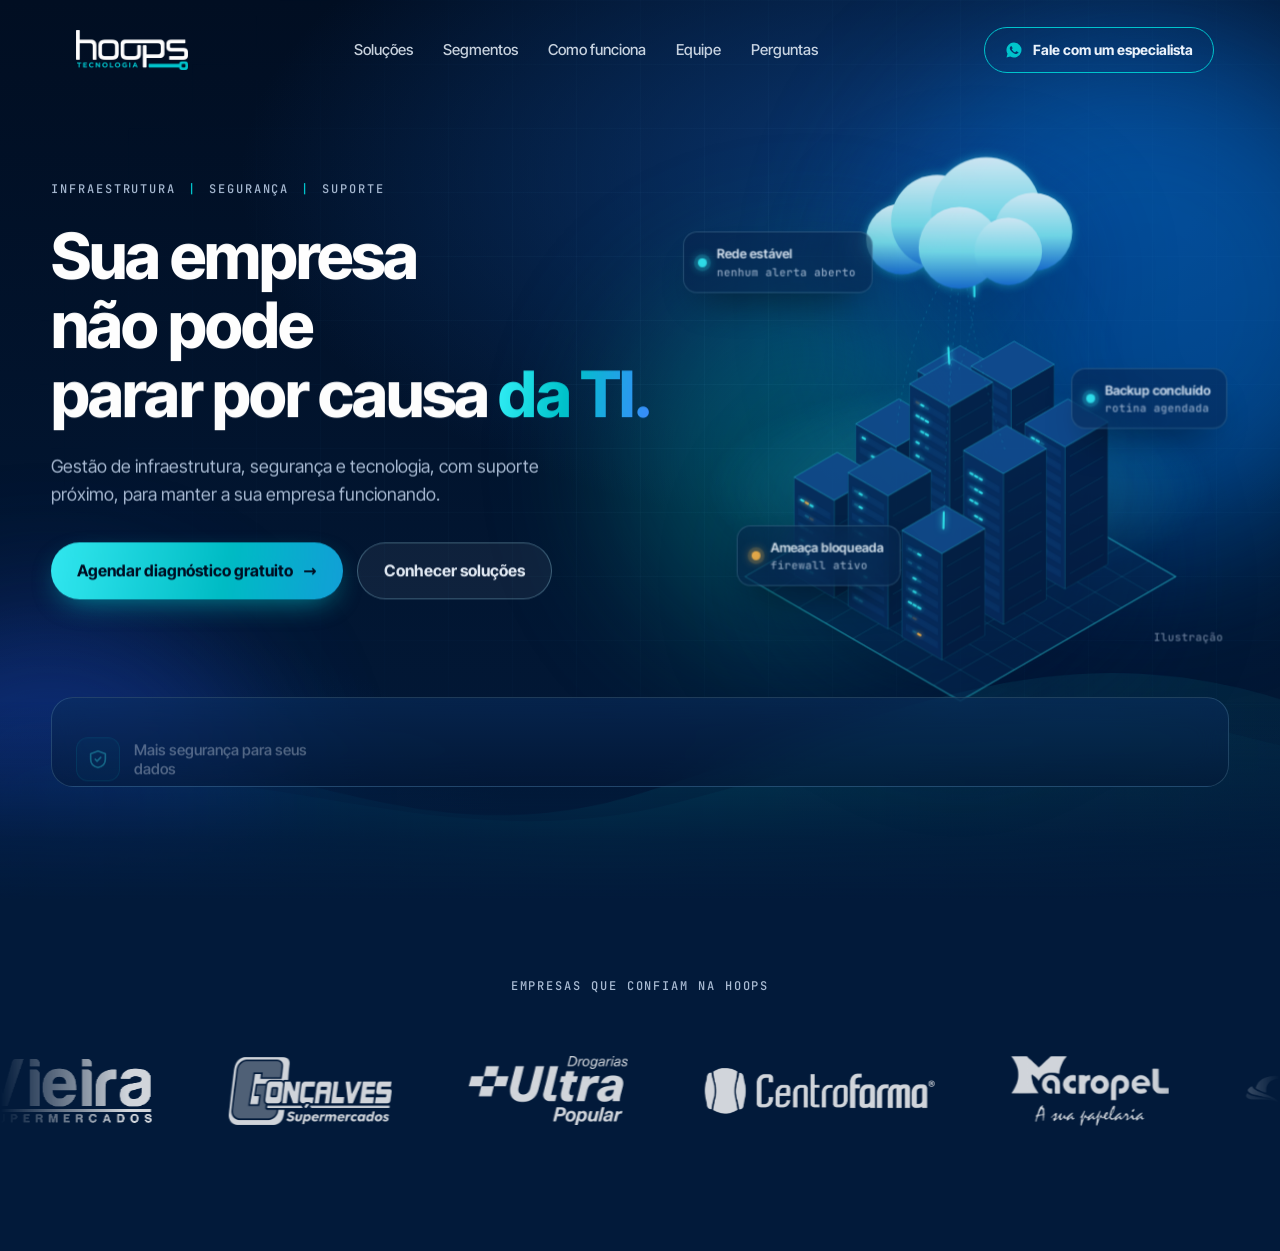
<file: v2/index.html>
<!doctype html><meta charset="utf-8"><meta name="robots" content="noindex"><meta http-equiv="refresh" content="0; url=../"><link rel="canonical" href="../"><title>Hoops Tecnologia</title><a href="../">Abrir o site da Hoops</a>
</file>
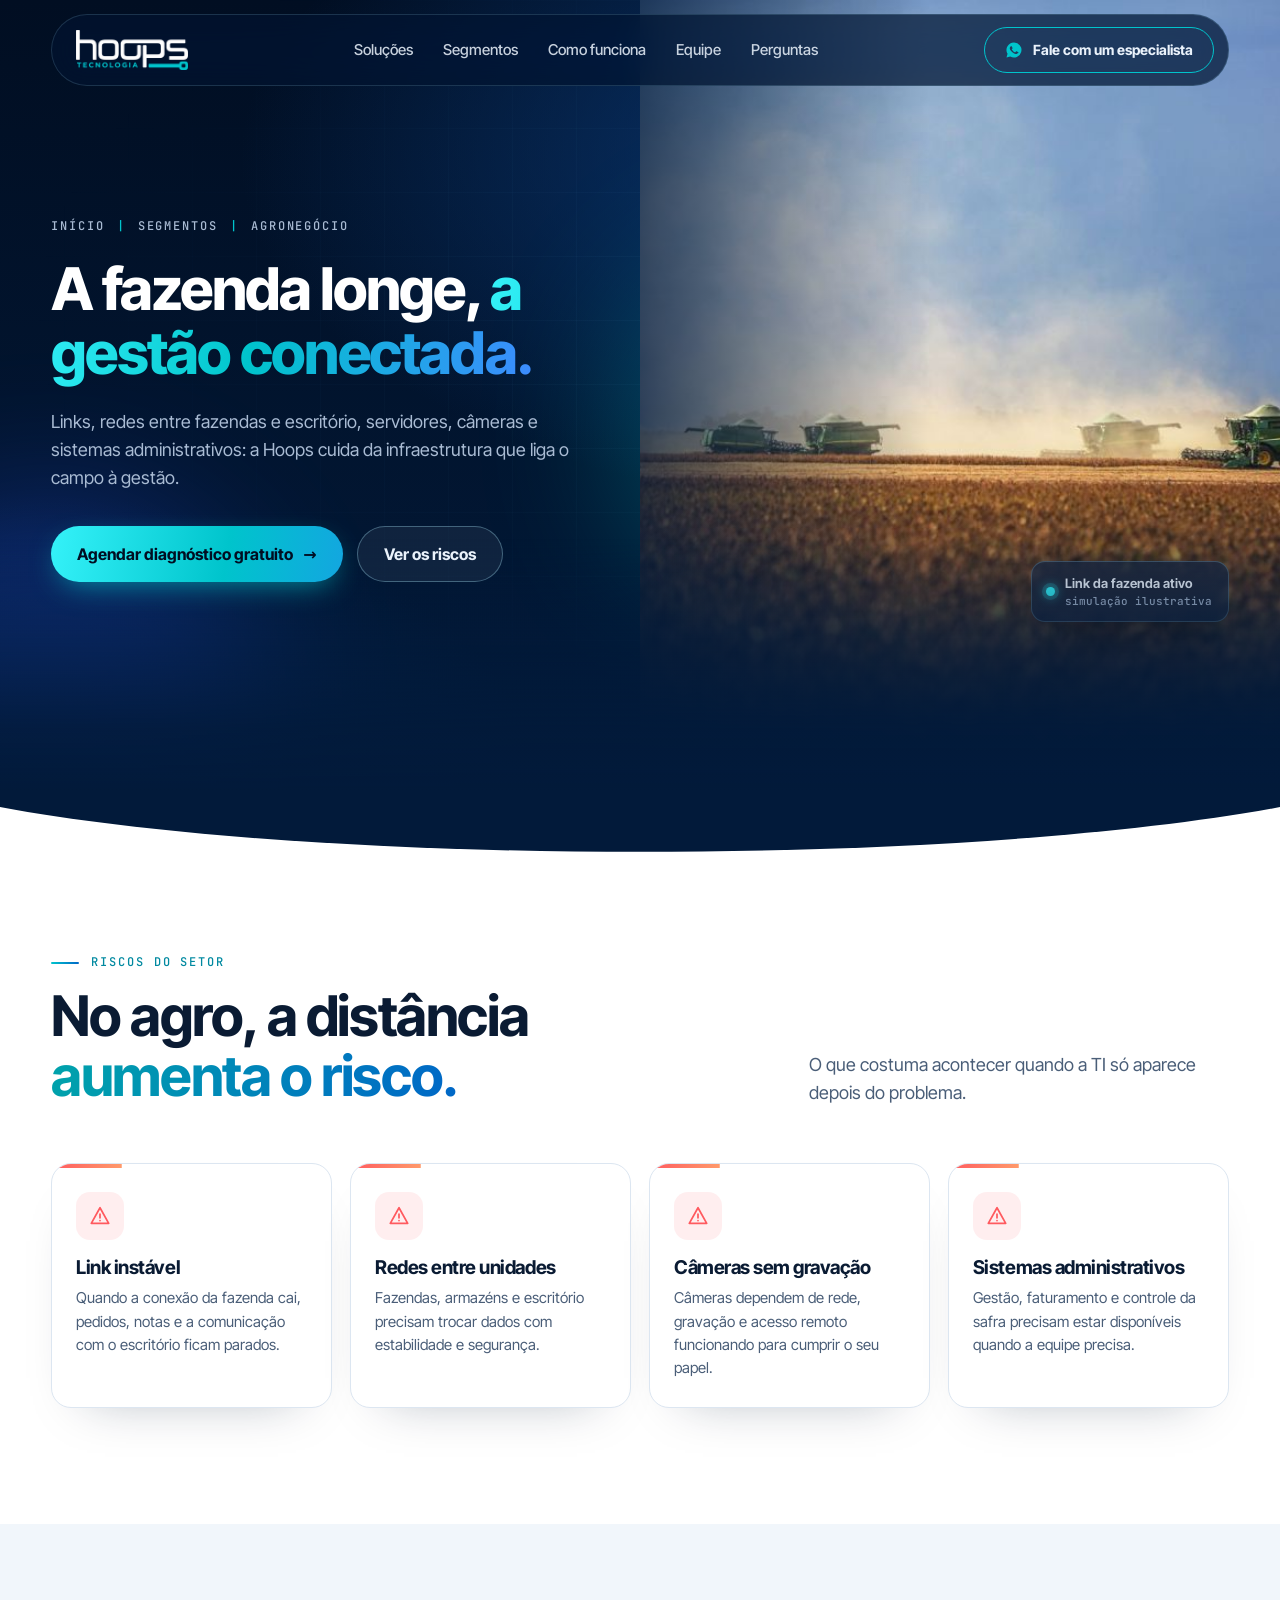
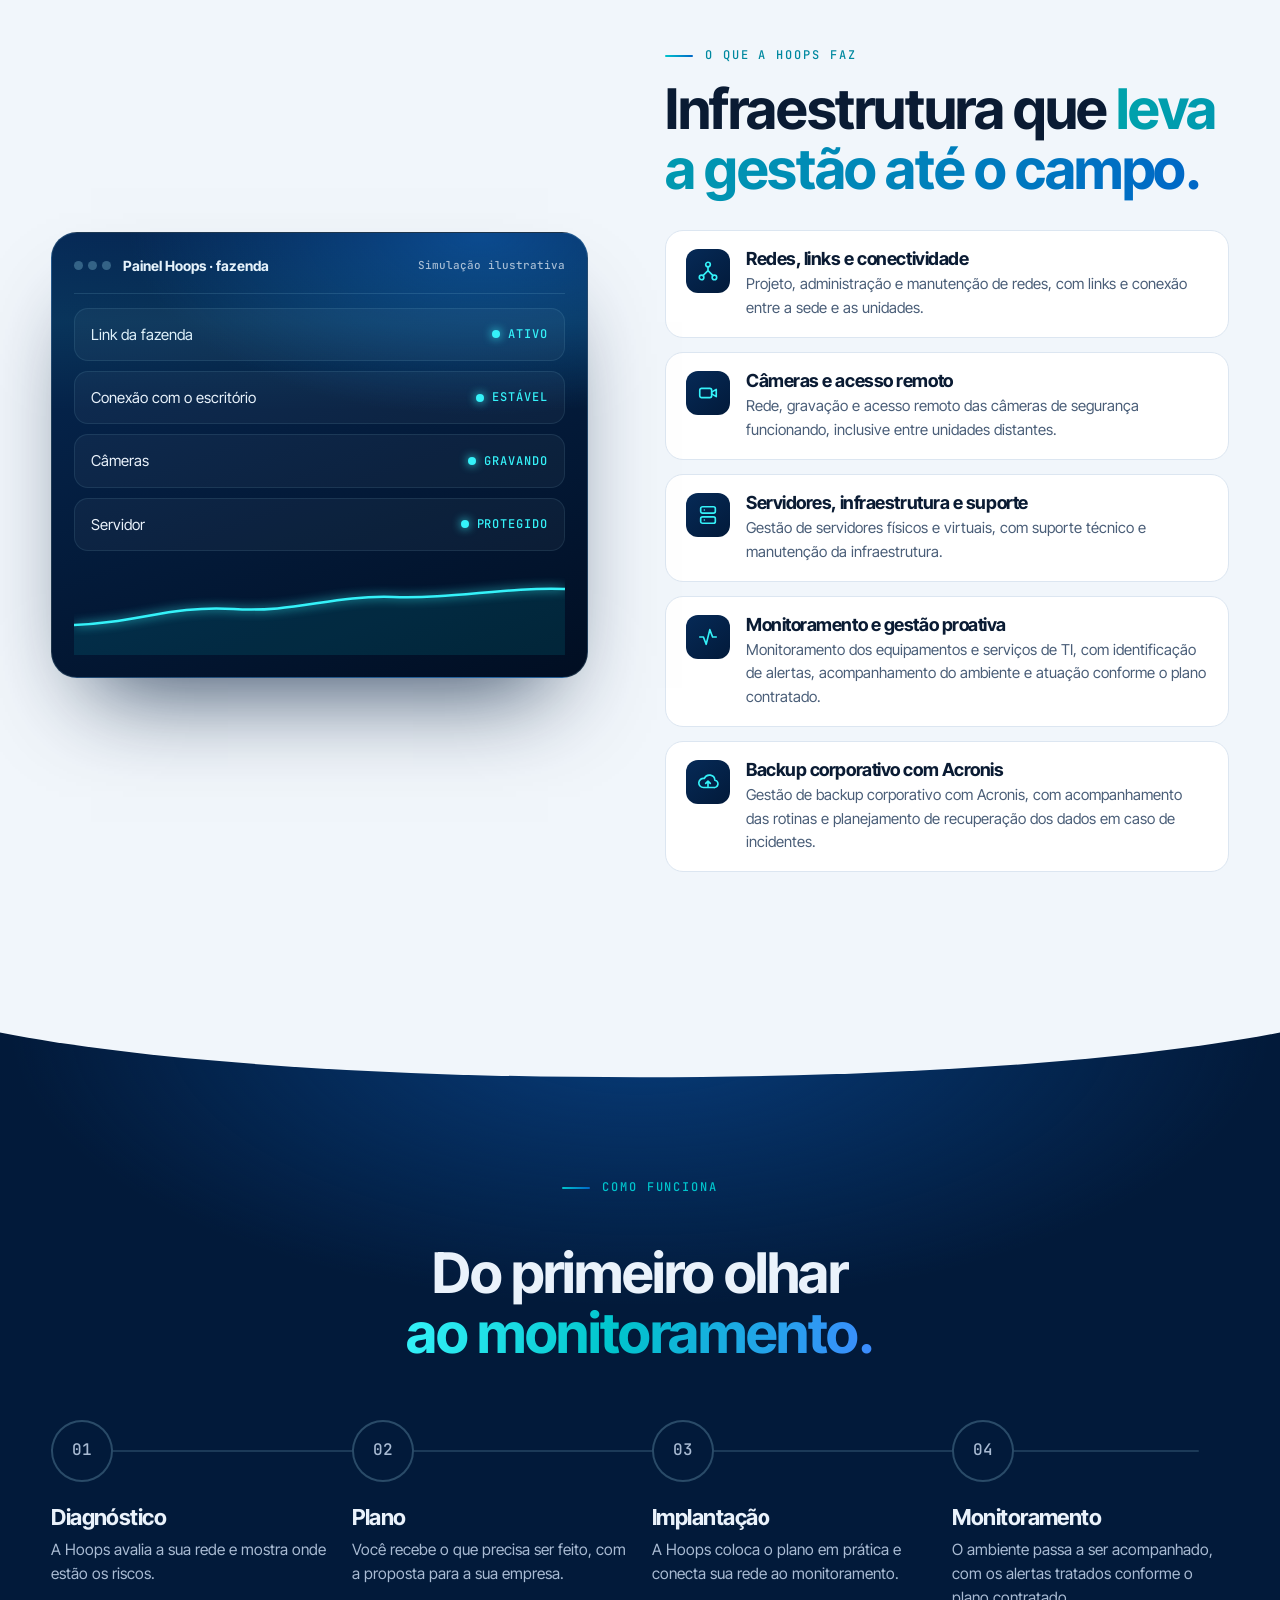
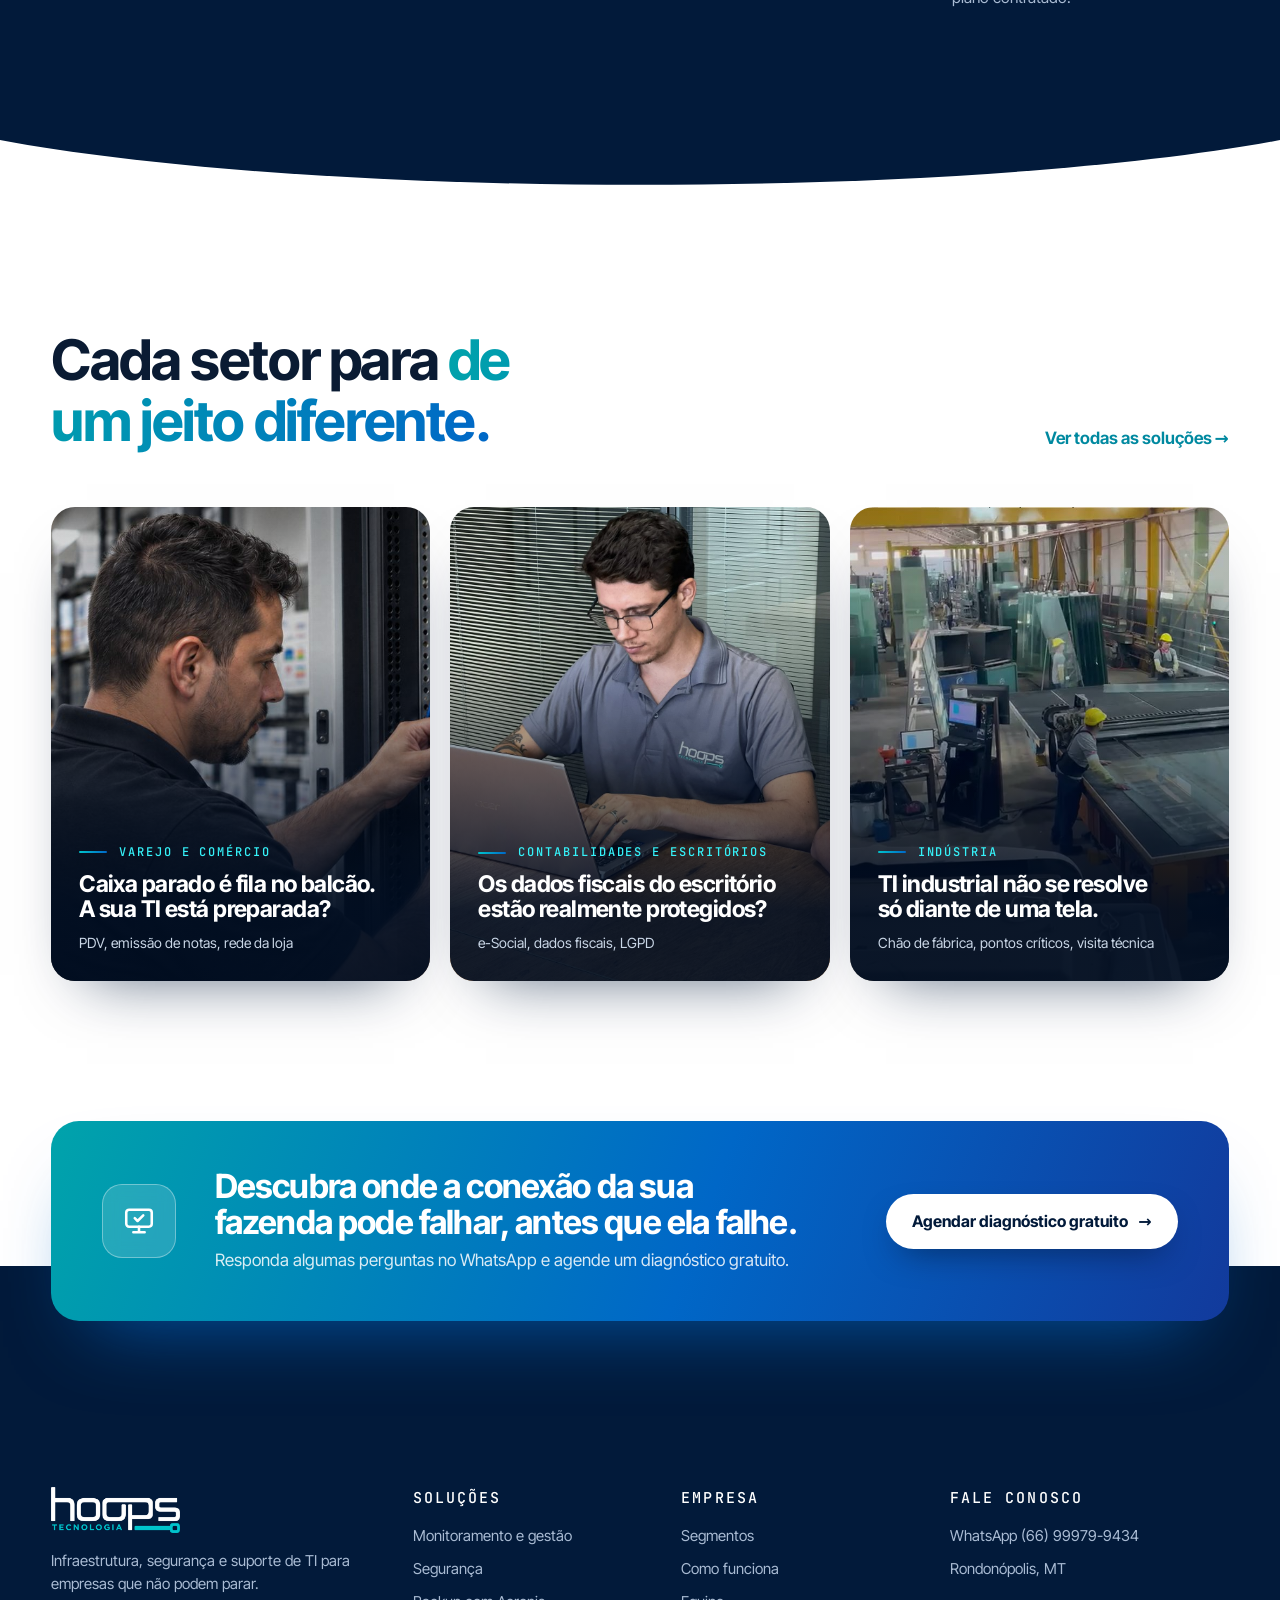
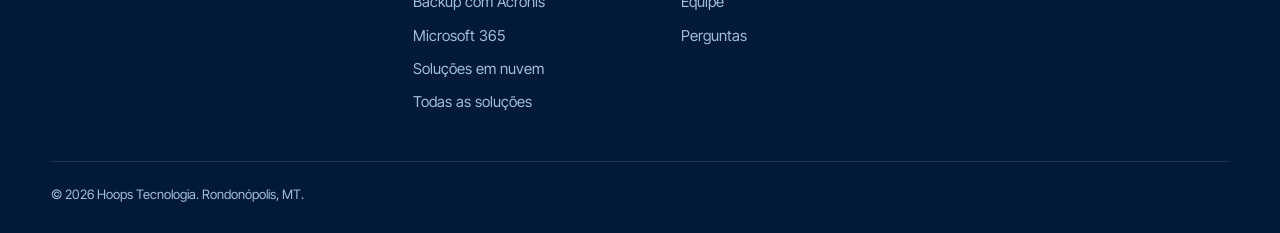
<file: agro.html>
<!doctype html>
<html lang="pt-BR">
<head>
  <meta charset="utf-8">
  <meta name="viewport" content="width=device-width, initial-scale=1">
  <title>TI para o agronegócio em Rondonópolis | Hoops Tecnologia</title>
  <meta name="description" content="TI para o agro em Rondonópolis: links e conectividade entre fazendas e escritório, redes, servidores, câmeras e sistemas administrativos funcionando. Diagnóstico gratuito pelo WhatsApp.">
  <meta name="robots" content="noindex, nofollow">
  <link rel="canonical" href="https://fariasfelipe30100.github.io/site-hoops/agro.html">
  <meta property="og:type" content="website">
  <meta property="og:locale" content="pt_BR">
  <meta property="og:site_name" content="Hoops Tecnologia">
  <meta property="og:title" content="TI para o agronegócio em Rondonópolis | Hoops Tecnologia">
  <meta property="og:description" content="TI para o agro em Rondonópolis: links e conectividade entre fazendas e escritório, redes, servidores, câmeras e sistemas administrativos funcionando. Diagnóstico gratuito pelo WhatsApp.">
  <meta property="og:url" content="https://fariasfelipe30100.github.io/site-hoops/agro.html">
  <meta property="og:image" content="https://fariasfelipe30100.github.io/site-hoops/img/compartilhar.png">
  <meta property="og:image:width" content="1200">
  <meta property="og:image:height" content="630">
  <meta property="og:image:alt" content="Hoops Tecnologia: sua empresa não pode parar por causa da TI.">
  <meta name="twitter:card" content="summary_large_image">
  <meta name="theme-color" content="#010E22">
  <link rel="icon" href="img/icone.png" type="image/png">
  <link rel="apple-touch-icon" href="img/icone.png">
  <link rel="preload" href="fonts/inter-tight-latin-wght-normal.woff2" as="font" type="font/woff2" crossorigin>
  <link rel="stylesheet" href="css/v2.css?v=27">
  <script>document.documentElement.classList.add('js');</script>
</head>
<body class="pagina-setor">
  <a class="pular" href="#conteudo">Pular para o conteúdo</a>

  <header class="topo" data-topo>
    <div class="topo__in">
      <a class="topo__logo" href="index.html" aria-label="Hoops Tecnologia, início"><img src="img/logo-branco.png" alt="Hoops Tecnologia" width="480" height="172"></a>
      <nav class="topo__nav" aria-label="Principal">
        <a href="index.html#solucoes">Soluções</a>
        <a href="index.html#segmentos">Segmentos</a>
        <a href="index.html#como-funciona">Como funciona</a>
        <a href="index.html#equipe">Equipe</a>
        <a href="index.html#perguntas">Perguntas</a>
      </nav>
      <a class="btn btn--linha topo__cta" href="https://wa.me/5566999799434?text=Ol%C3%A1!%20Vim%20do%20site%20e%20quero%20um%20diagn%C3%B3stico%20de%20TI%20para%20a%20minha%20fazenda." target="_blank" rel="noopener"><svg viewBox="0 0 24 24" aria-hidden="true"><path d="M12 2a10 10 0 0 0-8.6 15.1L2 22l5-1.3A10 10 0 1 0 12 2Zm5.3 14.1c-.2.6-1.3 1.2-1.8 1.2-.5.1-1 .2-3.3-.7-2.8-1.1-4.6-4-4.7-4.2-.1-.2-1.1-1.5-1.1-2.9s.7-2 1-2.3c.2-.3.5-.3.7-.3h.5c.2 0 .4 0 .6.5l.8 2c.1.2.1.4 0 .5l-.3.5-.4.4c-.1.2-.3.3-.1.6.2.3.8 1.3 1.7 2.1 1.2 1 2.1 1.3 2.4 1.5.3.1.5.1.6-.1l.9-1.1c.2-.3.4-.2.6-.1l1.9.9c.3.1.5.2.5.3.1.2.1.7-.2 1.3Z"/></svg>Fale com um especialista</a>
      <details class="topo__menu">
        <summary aria-label="Abrir menu"><span></span><span></span></summary>
        <nav aria-label="Principal, celular">
          <a href="index.html#solucoes">Soluções</a>
          <a href="index.html#segmentos">Segmentos</a>
          <a href="index.html#como-funciona">Como funciona</a>
          <a href="index.html#equipe">Equipe</a>
          <a href="index.html#perguntas">Perguntas</a>
          <a class="btn" href="https://wa.me/5566999799434?text=Ol%C3%A1!%20Vim%20do%20site%20e%20quero%20um%20diagn%C3%B3stico%20de%20TI%20para%20a%20minha%20fazenda." target="_blank" rel="noopener">Agendar diagnóstico</a>
        </nav>
      </details>
    </div>
  </header>

  <main id="conteudo">
    <!-- 1. Primeira tela: texto no azul, foto cortada na diagonal -->
    <section class="hero hero--setor escuro" aria-labelledby="hero-titulo">
      <div class="hero__aurora" aria-hidden="true"><i></i><i></i><i></i></div>
      <div class="hero-setor__foto">
        <img src="img/agro.jpg" alt="Colheita de soja em uma grande fazenda" width="1080" height="720" fetchpriority="high" decoding="async">
        <div class="chip chip--setor" aria-hidden="true"><i></i><b>Link da fazenda ativo</b><small>simulação ilustrativa</small></div>
      </div>
      <div class="moldura hero-setor__grade">
        <div class="hero__texto">
          <p class="selo-topo"><span><a href="index.html">Início</a></span><span>Segmentos</span><span>Agronegócio</span></p>
          <h1 id="hero-titulo">A fazenda longe, <span class="destaque">a gestão conectada.</span></h1>
          <p class="hero__lead">Links, redes entre fazendas e escritório, servidores, câmeras e sistemas administrativos: a Hoops cuida da infraestrutura que liga o campo à gestão.</p>
          <div class="hero__acoes">
            <a class="btn" href="https://wa.me/5566999799434?text=Ol%C3%A1!%20Vim%20do%20site%20e%20quero%20um%20diagn%C3%B3stico%20de%20TI%20para%20a%20minha%20fazenda." target="_blank" rel="noopener">Agendar diagnóstico gratuito <span aria-hidden="true">→</span></a>
            <a class="btn btn--vidro" href="#riscos">Ver os riscos</a>
          </div>
        </div>
      </div>
    </section>

    <!-- 2. Riscos do setor: branco -->
    <section class="claro riscos" id="riscos">
      <svg class="corte corte--topo" viewBox="0 0 1440 90" preserveAspectRatio="none" aria-hidden="true"><path d="M0,0 L1440,0 L1440,20 C1080,90 360,90 0,20 Z"/></svg>
      <div class="moldura">
        <div class="cab">
          <div>
            <p class="rotulo rv">Riscos do setor</p>
            <h2 class="titulo rv">No agro, a distância <span class="destaque">aumenta o risco.</span></h2>
          </div>
          <p class="cab__lead rv">O que costuma acontecer quando a TI só aparece depois do problema.</p>
        </div>
        <div class="riscos__grade">
          <article class="risco rv"><span class="risco__ico"><svg viewBox="0 0 24 24"><path d="M12 3 2.5 20h19L12 3Z"/><path d="M12 10v4M12 17h.01"/></svg></span><h3>Link instável</h3><p>Quando a conexão da fazenda cai, pedidos, notas e a comunicação com o escritório ficam parados.</p></article>
          <article class="risco rv"><span class="risco__ico"><svg viewBox="0 0 24 24"><path d="M12 3 2.5 20h19L12 3Z"/><path d="M12 10v4M12 17h.01"/></svg></span><h3>Redes entre unidades</h3><p>Fazendas, armazéns e escritório precisam trocar dados com estabilidade e segurança.</p></article>
          <article class="risco rv"><span class="risco__ico"><svg viewBox="0 0 24 24"><path d="M12 3 2.5 20h19L12 3Z"/><path d="M12 10v4M12 17h.01"/></svg></span><h3>Câmeras sem gravação</h3><p>Câmeras dependem de rede, gravação e acesso remoto funcionando para cumprir o seu papel.</p></article>
          <article class="risco rv"><span class="risco__ico"><svg viewBox="0 0 24 24"><path d="M12 3 2.5 20h19L12 3Z"/><path d="M12 10v4M12 17h.01"/></svg></span><h3>Sistemas administrativos</h3><p>Gestão, faturamento e controle da safra precisam estar disponíveis quando a equipe precisa.</p></article>
        </div>
      </div>
    </section>

    <!-- 3. O que a Hoops faz: gelo, com o painel escuro do NOC -->
    <section class="claro claro--gelo faz">
      <div class="moldura faz__grade">
        <div class="noc rv" aria-hidden="true">
          <div class="noc__topo"><span><i></i><i></i><i></i></span><b>Painel Hoops · fazenda</b><small>Simulação ilustrativa</small></div>
          <ul class="noc__lista">
            <li><span>Link da fazenda</span><b><i></i>ativo</b></li>
            <li><span>Conexão com o escritório</span><b><i></i>estável</b></li>
            <li><span>Câmeras</span><b><i></i>gravando</b></li>
            <li><span>Servidor</span><b><i></i>protegido</b></li>
          </ul>
          <svg class="noc__grafico" viewBox="0 0 400 90" preserveAspectRatio="none"><path class="noc__area" d="M0,60 C50,58 80,40 130,44 C180,48 210,30 260,32 C310,34 350,22 400,24 L400,90 L0,90 Z"/><path class="noc__linha" d="M0,60 C50,58 80,40 130,44 C180,48 210,30 260,32 C310,34 350,22 400,24"/></svg>
        </div>
        <div>
          <p class="rotulo rv">O que a Hoops faz</p>
          <h2 class="titulo rv">Infraestrutura que <span class="destaque">leva a gestão até o campo.</span></h2>
          <ul class="faz__lista">
            <li class="rv"><span class="ico"><svg viewBox="0 0 24 24"><circle cx="12" cy="5" r="2.5"/><circle cx="5" cy="19" r="2.5"/><circle cx="19" cy="19" r="2.5"/><path d="M12 7.5v4M12 11.5 6.5 17M12 11.5l5.5 5.5"/></svg></span><div><h3>Redes, links e conectividade</h3><p>Projeto, administração e manutenção de redes, com links e conexão entre a sede e as unidades.</p></div></li>
            <li class="rv"><span class="ico"><svg viewBox="0 0 24 24"><rect x="3" y="7" width="13" height="10" rx="2"/><path d="m16 11 5-3v8l-5-3"/></svg></span><div><h3>Câmeras e acesso remoto</h3><p>Rede, gravação e acesso remoto das câmeras de segurança funcionando, inclusive entre unidades distantes.</p></div></li>
            <li class="rv"><span class="ico"><svg viewBox="0 0 24 24"><rect x="4" y="3" width="16" height="7" rx="2"/><rect x="4" y="14" width="16" height="7" rx="2"/><path d="M8 6.5h.01M8 17.5h.01"/></svg></span><div><h3>Servidores, infraestrutura e suporte</h3><p>Gestão de servidores físicos e virtuais, com suporte técnico e manutenção da infraestrutura.</p></div></li>
            <li class="rv"><span class="ico"><svg viewBox="0 0 24 24"><path d="M3 12h4l3 8 4-16 3 8h4"/></svg></span><div><h3>Monitoramento e gestão proativa</h3><p>Monitoramento dos equipamentos e serviços de TI, com identificação de alertas, acompanhamento do ambiente e atuação conforme o plano contratado.</p></div></li>
            <li class="rv"><span class="ico"><svg viewBox="0 0 24 24"><path d="M7 18a5 5 0 1 1 1-9.9A6 6 0 0 1 19.5 10 4 4 0 0 1 18 18H7Z"/><path d="m12 11 0 6M9.5 13.5 12 11l2.5 2.5"/></svg></span><div><h3>Backup corporativo com Acronis</h3><p>Gestão de backup corporativo com Acronis, com acompanhamento das rotinas e planejamento de recuperação dos dados em caso de incidentes.</p></div></li>
          </ul>
        </div>
      </div>
    </section>

    <!-- Como funciona -->
    <section class="escuro processo" id="como-funciona">
      <svg class="corte corte--gelo" viewBox="0 0 1440 90" preserveAspectRatio="none" aria-hidden="true"><path d="M0,0 L1440,0 L1440,10 C1100,80 340,80 0,10 Z"/></svg>
      <div class="moldura">
        <div class="cab cab--centro">
          <p class="rotulo rv">Como funciona</p>
          <h2 class="titulo rv">Do primeiro olhar <span class="destaque">ao monitoramento.</span></h2>
        </div>
        <ol class="etapas" data-etapas>
          <li class="rv"><span class="etapa__num">01</span><h3>Diagnóstico</h3><p>A Hoops avalia a sua rede e mostra onde estão os riscos.</p></li>
          <li class="rv"><span class="etapa__num">02</span><h3>Plano</h3><p>Você recebe o que precisa ser feito, com a proposta para a sua empresa.</p></li>
          <li class="rv"><span class="etapa__num">03</span><h3>Implantação</h3><p>A Hoops coloca o plano em prática e conecta sua rede ao monitoramento.</p></li>
          <li class="rv"><span class="etapa__num">04</span><h3>Monitoramento</h3><p>O ambiente passa a ser acompanhado, com os alertas tratados conforme o plano contratado.</p></li>
        </ol>
      </div>
    </section>

    <!-- Outros segmentos -->
    <section class="claro segmentos" id="segmentos">
      <svg class="corte corte--escuro" viewBox="0 0 1440 90" preserveAspectRatio="none" aria-hidden="true"><path d="M0,0 L1440,0 L1440,20 C1080,90 360,90 0,20 Z"/></svg>
      <div class="moldura">
        <div class="cab">
          <div>
            <p class="rotulo rv">Outros segmentos</p>
            <h2 class="titulo rv">Cada setor para <span class="destaque">de um jeito diferente.</span></h2>
          </div>
          <a class="cab__link rv" href="solucoes.html">Ver todas as soluções <span aria-hidden="true">→</span></a>
        </div>
        <div class="setores">
          <a class="setor rv" href="varejo.html">
            <img src="img/varejo.jpg" alt="Técnico da Hoops em um rack dentro de um supermercado" width="1080" height="680" loading="lazy" decoding="async">
            <div class="setor__texto"><p class="rotulo">Varejo e comércio</p><h3>Caixa parado é fila no balcão. A sua TI está preparada?</h3><span class="setor__temas">PDV, emissão de notas, rede da loja</span></div>
          </a>
          <a class="setor rv" href="contabilidades.html">
            <img src="img/escritorio.jpg" alt="Especialista da Hoops trabalhando em um notebook" width="1080" height="640" loading="lazy" decoding="async">
            <div class="setor__texto"><p class="rotulo">Contabilidades e escritórios</p><h3>Os dados fiscais do escritório estão realmente protegidos?</h3><span class="setor__temas">e-Social, dados fiscais, LGPD</span></div>
          </a>
          <a class="setor rv" href="industria.html">
            <img src="img/industria.jpg" alt="Chão de fábrica durante visita técnica da Hoops" width="758" height="878" loading="lazy" decoding="async">
            <div class="setor__texto"><p class="rotulo">Indústria</p><h3>TI industrial não se resolve só diante de uma tela.</h3><span class="setor__temas">Chão de fábrica, pontos críticos, visita técnica</span></div>
          </a>
        </div>
      </div>
    </section>

    <!-- Chamada final -->
    <section class="chamada chamada--branco" id="diagnostico" aria-labelledby="chamada-titulo">
      <div class="moldura">
        <div class="chamada__caixa rv">
          <div class="chamada__brilho" aria-hidden="true"></div>
          <span class="chamada__ico" aria-hidden="true"><svg viewBox="0 0 24 24"><rect x="3" y="4" width="18" height="12" rx="2"/><path d="M8 20h8M12 16v4"/><path d="m9 10 2 2 4-4"/></svg></span>
          <h2 id="chamada-titulo">Descubra onde a conexão da sua fazenda pode falhar, antes que ela falhe.</h2>
          <p>Responda algumas perguntas no WhatsApp e agende um diagnóstico gratuito.</p>
          <a class="btn btn--branco" href="https://wa.me/5566999799434?text=Ol%C3%A1!%20Vim%20do%20site%20e%20quero%20um%20diagn%C3%B3stico%20de%20TI%20para%20a%20minha%20fazenda." target="_blank" rel="noopener">Agendar diagnóstico gratuito <span aria-hidden="true">→</span></a>
        </div>
      </div>
    </section>
  </main>

  <footer class="rodape escuro">
    <div class="moldura rodape__grade">
      <div>
        <img src="img/logo-branco.png" alt="Hoops Tecnologia" width="480" height="172" loading="lazy">
        <p>Infraestrutura, segurança e suporte de TI para empresas que não podem parar.</p>
      </div>
      <div><p class="rodape__titulo">Soluções</p><ul><li><a href="solucoes.html#monitoramento">Monitoramento e gestão</a></li><li><a href="solucoes.html#seguranca">Segurança</a></li><li><a href="solucoes.html#backup">Backup com Acronis</a></li><li><a href="solucoes.html#microsoft-365">Microsoft 365</a></li><li><a href="solucoes.html#nuvem">Soluções em nuvem</a></li><li><a href="solucoes.html">Todas as soluções</a></li></ul></div>
      <div><p class="rodape__titulo">Empresa</p><ul><li><a href="index.html#segmentos">Segmentos</a></li><li><a href="index.html#como-funciona">Como funciona</a></li><li><a href="index.html#equipe">Equipe</a></li><li><a href="index.html#perguntas">Perguntas</a></li></ul></div>
      <div><p class="rodape__titulo">Fale conosco</p><ul><li><a href="https://wa.me/5566999799434?text=Ol%C3%A1!%20Vim%20do%20site%20e%20quero%20um%20diagn%C3%B3stico%20de%20TI%20para%20a%20minha%20fazenda." target="_blank" rel="noopener">WhatsApp (66) 99979-9434</a></li><li>Rondonópolis, MT</li></ul></div>
    </div>
    <p class="moldura rodape__base">© <span data-ano>2026</span> Hoops Tecnologia. Rondonópolis, MT.</p>
  </footer>

  <a class="wa-flutuante" href="https://wa.me/5566999799434?text=Ol%C3%A1!%20Vim%20do%20site%20e%20quero%20um%20diagn%C3%B3stico%20de%20TI%20para%20a%20minha%20fazenda." target="_blank" rel="noopener" aria-label="Falar com a Hoops no WhatsApp"><svg viewBox="0 0 24 24" aria-hidden="true"><path d="M12 2a10 10 0 0 0-8.6 15.1L2 22l5-1.3A10 10 0 1 0 12 2Zm5.3 14.1c-.2.6-1.3 1.2-1.8 1.2-.5.1-1 .2-3.3-.7-2.8-1.1-4.6-4-4.7-4.2-.1-.2-1.1-1.5-1.1-2.9s.7-2 1-2.3c.2-.3.5-.3.7-.3h.5c.2 0 .4 0 .6.5l.8 2c.1.2.1.4 0 .5l-.3.5-.4.4c-.1.2-.3.3-.1.6.2.3.8 1.3 1.7 2.1 1.2 1 2.1 1.3 2.4 1.5.3.1.5.1.6-.1l.9-1.1c.2-.3.4-.2.6-.1l1.9.9c.3.1.5.2.5.3.1.2.1.7-.2 1.3Z"/></svg></a>

  <script src="js/v2.js?v=27" defer></script>
</body>
</html>
</file>
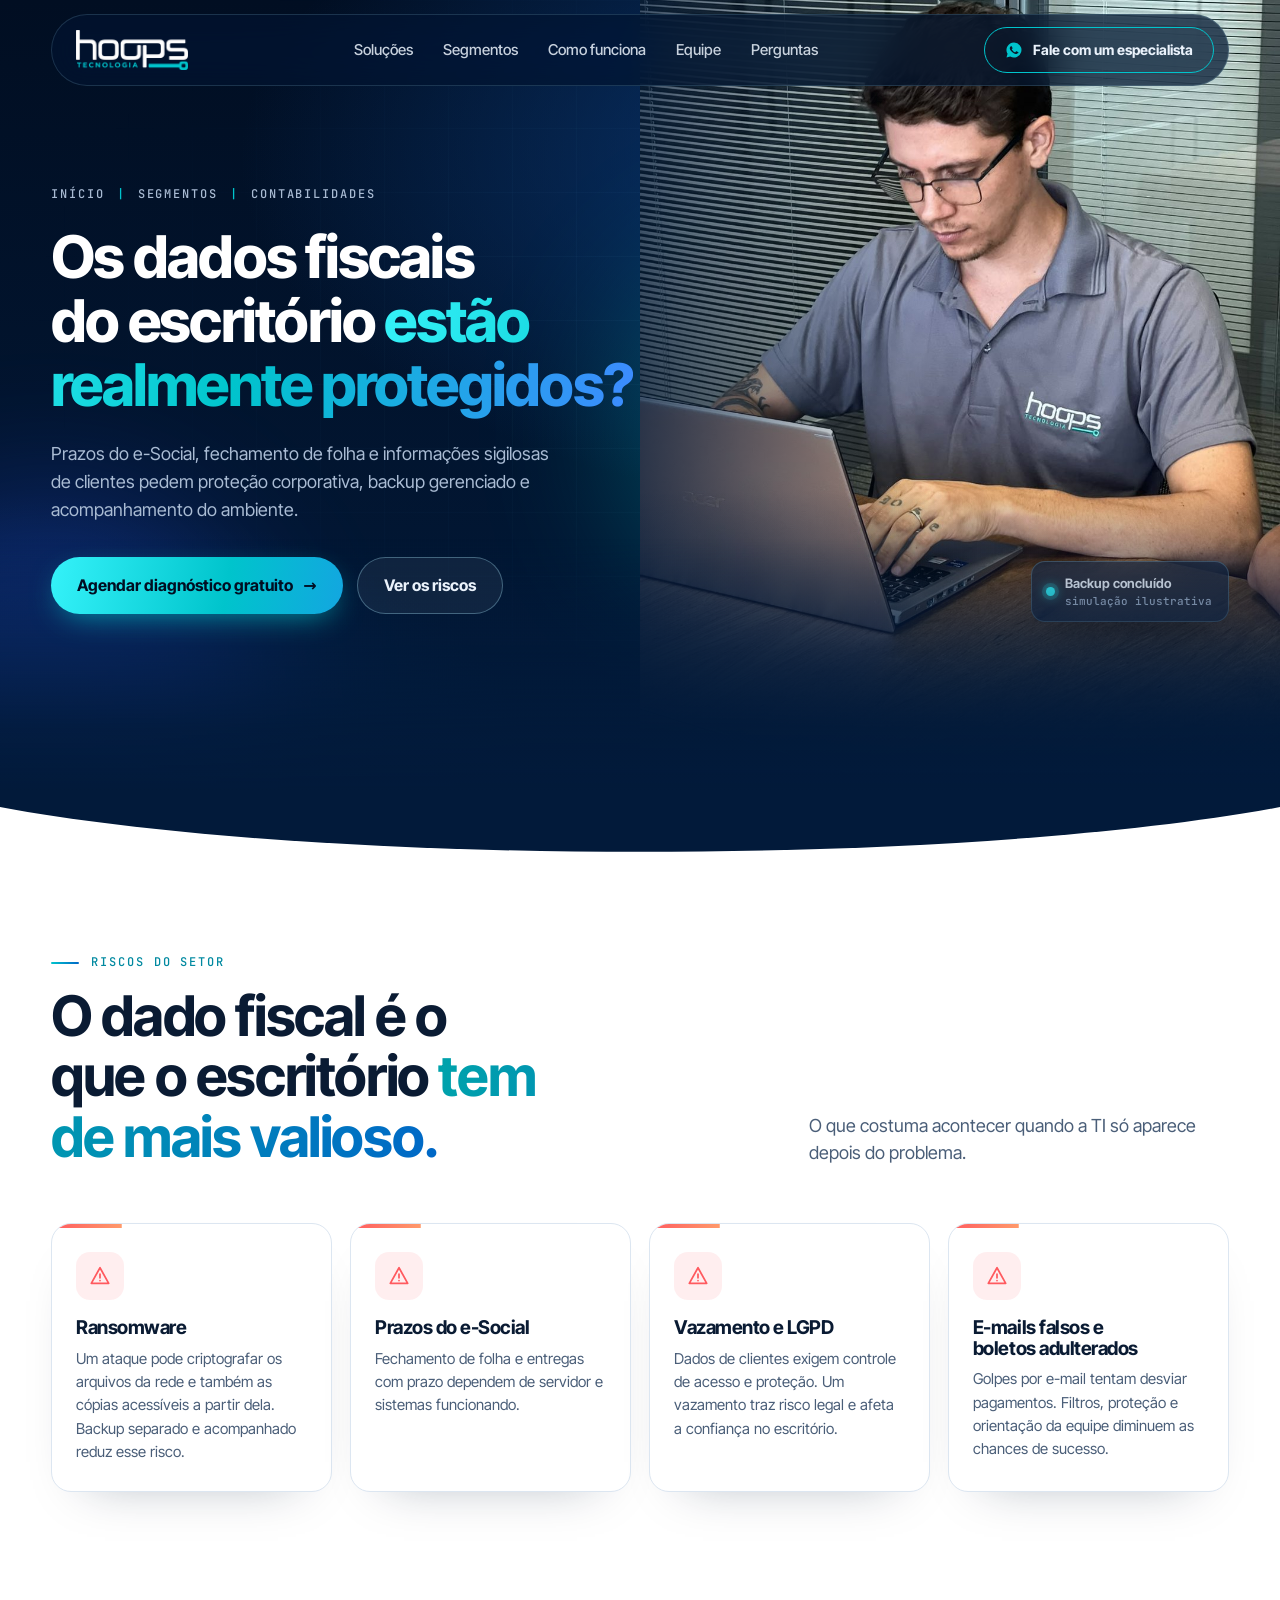
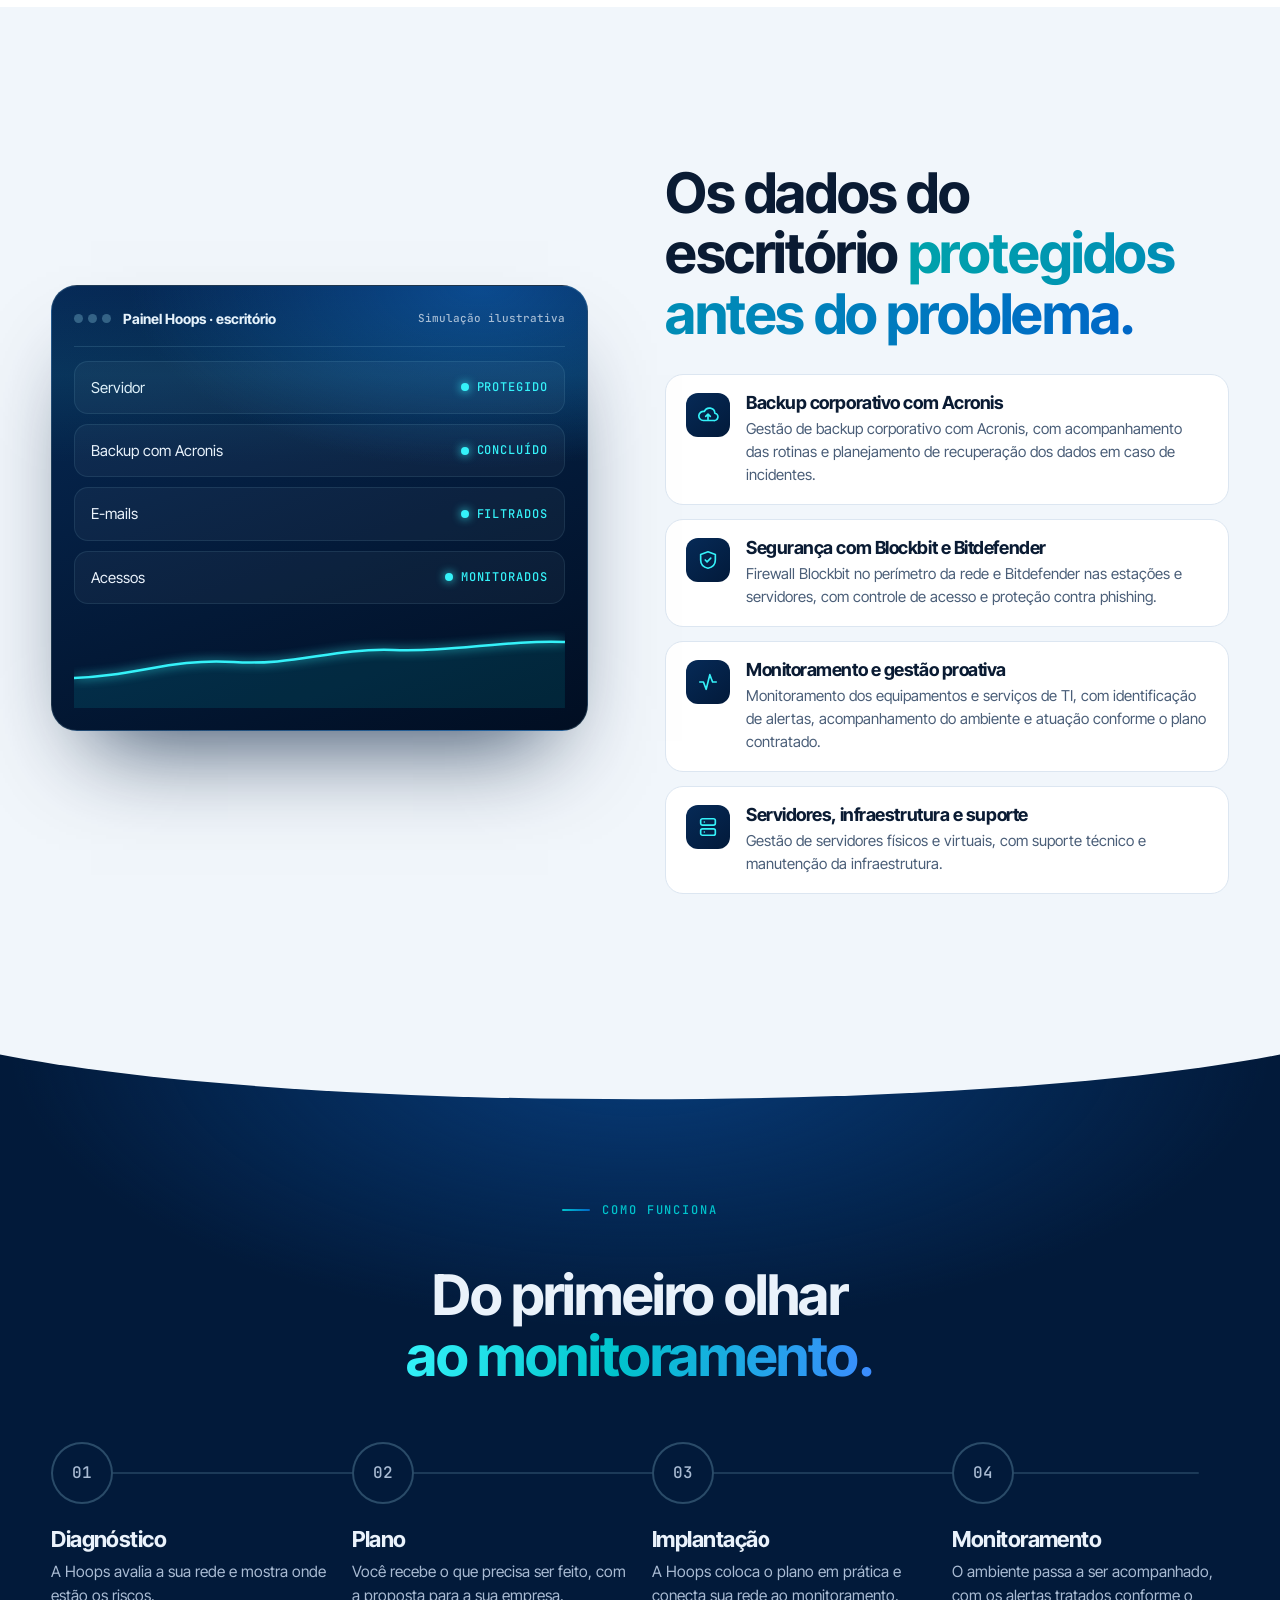
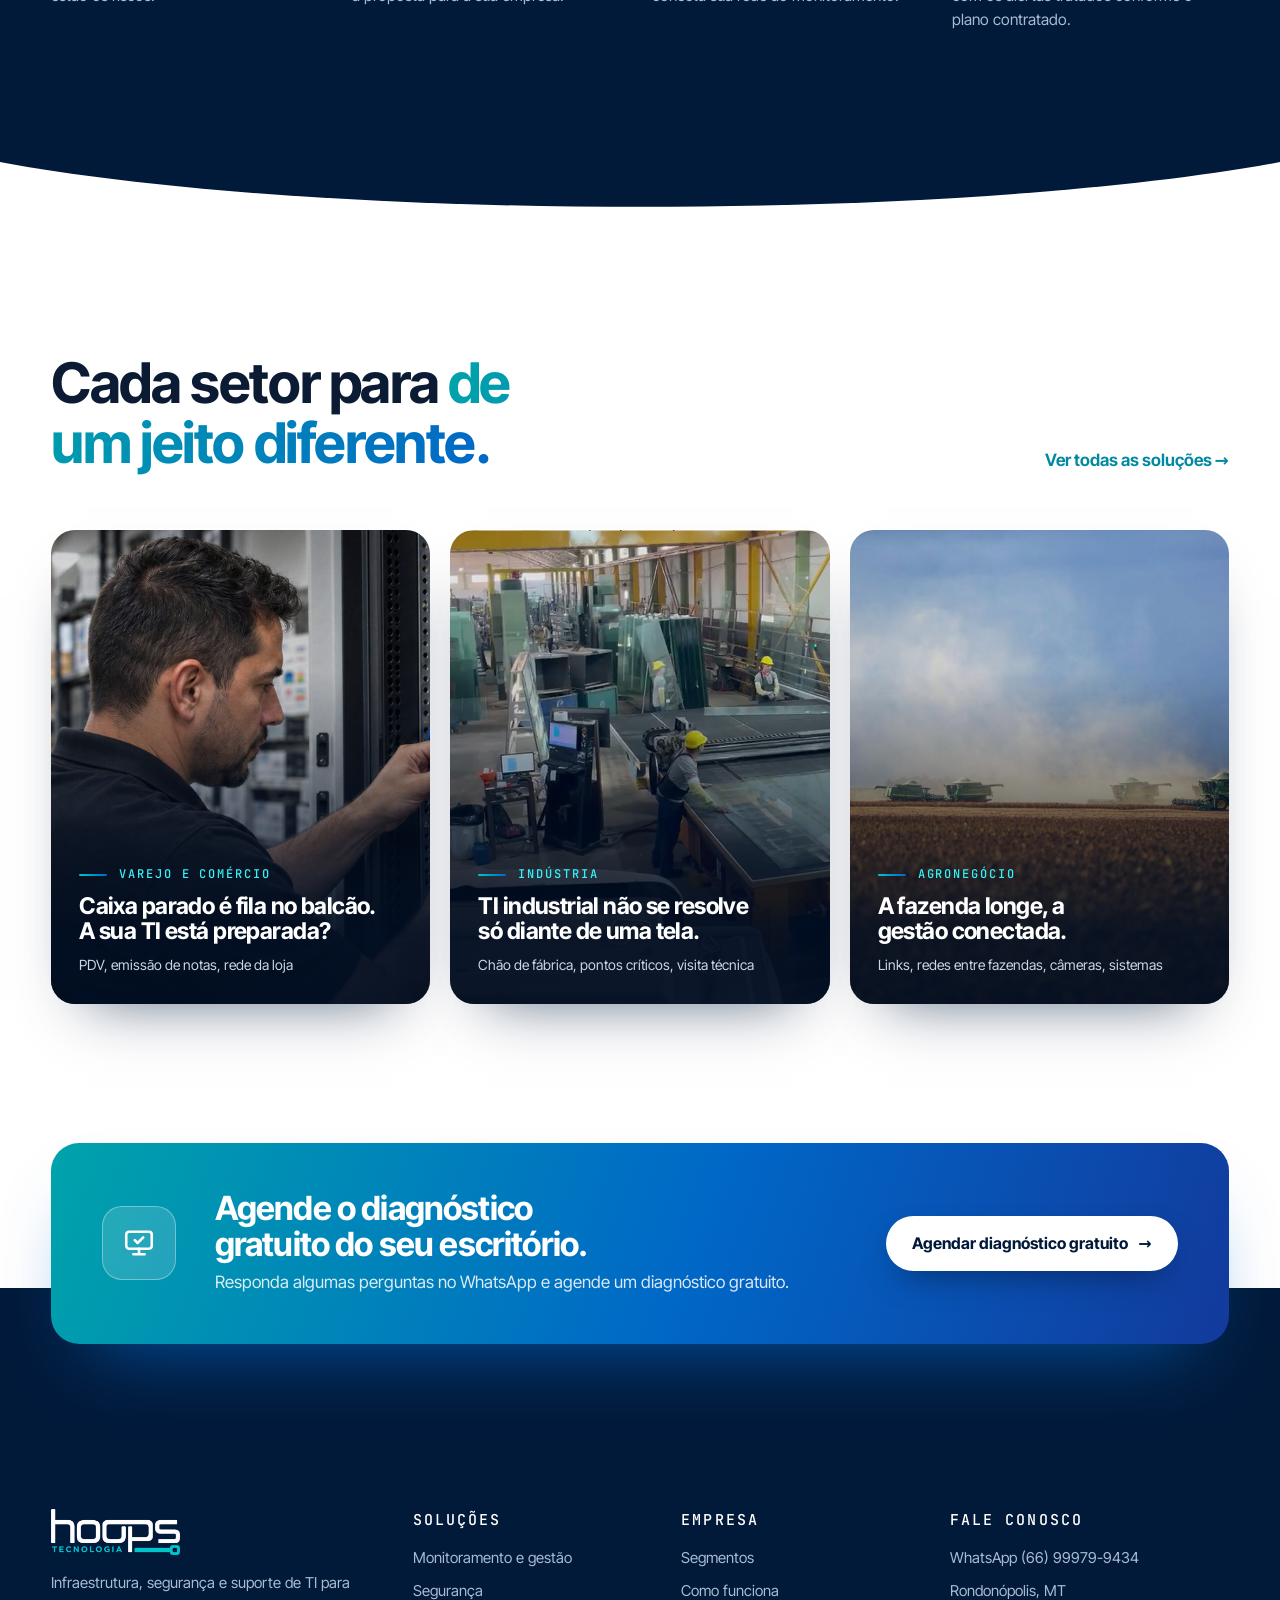
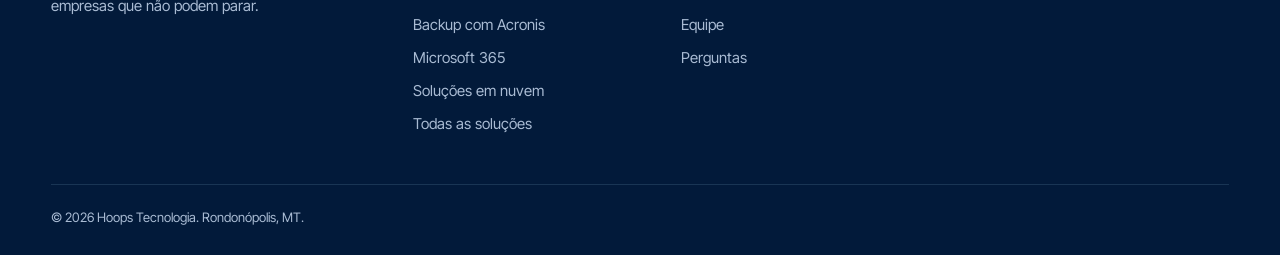
<file: contabilidades.html>
<!doctype html>
<html lang="pt-BR">
<head>
  <meta charset="utf-8">
  <meta name="viewport" content="width=device-width, initial-scale=1">
  <title>TI para contabilidades em Rondonópolis | Hoops Tecnologia</title>
  <meta name="description" content="Backup com Acronis, segurança e monitoramento de TI para escritórios de contabilidade em Rondonópolis. Proteja dados fiscais e de clientes. Diagnóstico gratuito pelo WhatsApp.">
  <meta name="robots" content="noindex, nofollow">
  <link rel="canonical" href="https://fariasfelipe30100.github.io/site-hoops/contabilidades.html">
  <meta property="og:type" content="website">
  <meta property="og:locale" content="pt_BR">
  <meta property="og:site_name" content="Hoops Tecnologia">
  <meta property="og:title" content="TI para contabilidades em Rondonópolis | Hoops Tecnologia">
  <meta property="og:description" content="Backup com Acronis, segurança e monitoramento de TI para escritórios de contabilidade em Rondonópolis. Proteja dados fiscais e de clientes. Diagnóstico gratuito pelo WhatsApp.">
  <meta property="og:url" content="https://fariasfelipe30100.github.io/site-hoops/contabilidades.html">
  <meta property="og:image" content="https://fariasfelipe30100.github.io/site-hoops/img/compartilhar.png">
  <meta property="og:image:width" content="1200">
  <meta property="og:image:height" content="630">
  <meta property="og:image:alt" content="Hoops Tecnologia: sua empresa não pode parar por causa da TI.">
  <meta name="twitter:card" content="summary_large_image">
  <meta name="theme-color" content="#010E22">
  <link rel="icon" href="img/icone.png" type="image/png">
  <link rel="apple-touch-icon" href="img/icone.png">
  <link rel="preload" href="fonts/inter-tight-latin-wght-normal.woff2" as="font" type="font/woff2" crossorigin>
  <link rel="stylesheet" href="css/v2.css?v=27">
  <script>document.documentElement.classList.add('js');</script>
</head>
<body class="pagina-setor">
  <a class="pular" href="#conteudo">Pular para o conteúdo</a>

  <header class="topo" data-topo>
    <div class="topo__in">
      <a class="topo__logo" href="index.html" aria-label="Hoops Tecnologia, início"><img src="img/logo-branco.png" alt="Hoops Tecnologia" width="480" height="172"></a>
      <nav class="topo__nav" aria-label="Principal">
        <a href="index.html#solucoes">Soluções</a>
        <a href="index.html#segmentos">Segmentos</a>
        <a href="index.html#como-funciona">Como funciona</a>
        <a href="index.html#equipe">Equipe</a>
        <a href="index.html#perguntas">Perguntas</a>
      </nav>
      <a class="btn btn--linha topo__cta" href="https://wa.me/5566999799434?text=Ol%C3%A1!%20Vim%20do%20site%20e%20quero%20um%20diagn%C3%B3stico%20de%20TI%20para%20o%20meu%20escrit%C3%B3rio." target="_blank" rel="noopener"><svg viewBox="0 0 24 24" aria-hidden="true"><path d="M12 2a10 10 0 0 0-8.6 15.1L2 22l5-1.3A10 10 0 1 0 12 2Zm5.3 14.1c-.2.6-1.3 1.2-1.8 1.2-.5.1-1 .2-3.3-.7-2.8-1.1-4.6-4-4.7-4.2-.1-.2-1.1-1.5-1.1-2.9s.7-2 1-2.3c.2-.3.5-.3.7-.3h.5c.2 0 .4 0 .6.5l.8 2c.1.2.1.4 0 .5l-.3.5-.4.4c-.1.2-.3.3-.1.6.2.3.8 1.3 1.7 2.1 1.2 1 2.1 1.3 2.4 1.5.3.1.5.1.6-.1l.9-1.1c.2-.3.4-.2.6-.1l1.9.9c.3.1.5.2.5.3.1.2.1.7-.2 1.3Z"/></svg>Fale com um especialista</a>
      <details class="topo__menu">
        <summary aria-label="Abrir menu"><span></span><span></span></summary>
        <nav aria-label="Principal, celular">
          <a href="index.html#solucoes">Soluções</a>
          <a href="index.html#segmentos">Segmentos</a>
          <a href="index.html#como-funciona">Como funciona</a>
          <a href="index.html#equipe">Equipe</a>
          <a href="index.html#perguntas">Perguntas</a>
          <a class="btn" href="https://wa.me/5566999799434?text=Ol%C3%A1!%20Vim%20do%20site%20e%20quero%20um%20diagn%C3%B3stico%20de%20TI%20para%20o%20meu%20escrit%C3%B3rio." target="_blank" rel="noopener">Agendar diagnóstico</a>
        </nav>
      </details>
    </div>
  </header>

  <main id="conteudo">
    <!-- 1. Primeira tela: texto no azul, foto cortada na diagonal -->
    <section class="hero hero--setor escuro" aria-labelledby="hero-titulo">
      <div class="hero__aurora" aria-hidden="true"><i></i><i></i><i></i></div>
      <div class="hero-setor__foto">
        <img src="img/escritorio.jpg" alt="Especialista da Hoops trabalhando em um notebook" width="1080" height="640" fetchpriority="high" decoding="async">
        <div class="chip chip--setor" aria-hidden="true"><i></i><b>Backup concluído</b><small>simulação ilustrativa</small></div>
      </div>
      <div class="moldura hero-setor__grade">
        <div class="hero__texto">
          <p class="selo-topo"><span><a href="index.html">Início</a></span><span>Segmentos</span><span>Contabilidades</span></p>
          <h1 id="hero-titulo">Os dados fiscais do escritório <span class="destaque">estão realmente protegidos?</span></h1>
          <p class="hero__lead">Prazos do e-Social, fechamento de folha e informações sigilosas de clientes pedem proteção corporativa, backup gerenciado e acompanhamento do ambiente.</p>
          <div class="hero__acoes">
            <a class="btn" href="https://wa.me/5566999799434?text=Ol%C3%A1!%20Vim%20do%20site%20e%20quero%20um%20diagn%C3%B3stico%20de%20TI%20para%20o%20meu%20escrit%C3%B3rio." target="_blank" rel="noopener">Agendar diagnóstico gratuito <span aria-hidden="true">→</span></a>
            <a class="btn btn--vidro" href="#riscos">Ver os riscos</a>
          </div>
        </div>
      </div>
    </section>

    <!-- 2. Riscos do setor: branco -->
    <section class="claro riscos" id="riscos">
      <svg class="corte corte--topo" viewBox="0 0 1440 90" preserveAspectRatio="none" aria-hidden="true"><path d="M0,0 L1440,0 L1440,20 C1080,90 360,90 0,20 Z"/></svg>
      <div class="moldura">
        <div class="cab">
          <div>
            <p class="rotulo rv">Riscos do setor</p>
            <h2 class="titulo rv">O dado fiscal é o que o escritório <span class="destaque">tem de mais valioso.</span></h2>
          </div>
          <p class="cab__lead rv">O que costuma acontecer quando a TI só aparece depois do problema.</p>
        </div>
        <div class="riscos__grade">
          <article class="risco rv"><span class="risco__ico"><svg viewBox="0 0 24 24"><path d="M12 3 2.5 20h19L12 3Z"/><path d="M12 10v4M12 17h.01"/></svg></span><h3>Ransomware</h3><p>Um ataque pode criptografar os arquivos da rede e também as cópias acessíveis a partir dela. Backup separado e acompanhado reduz esse risco.</p></article>
          <article class="risco rv"><span class="risco__ico"><svg viewBox="0 0 24 24"><path d="M12 3 2.5 20h19L12 3Z"/><path d="M12 10v4M12 17h.01"/></svg></span><h3>Prazos do e-Social</h3><p>Fechamento de folha e entregas com prazo dependem de servidor e sistemas funcionando.</p></article>
          <article class="risco rv"><span class="risco__ico"><svg viewBox="0 0 24 24"><path d="M12 3 2.5 20h19L12 3Z"/><path d="M12 10v4M12 17h.01"/></svg></span><h3>Vazamento e LGPD</h3><p>Dados de clientes exigem controle de acesso e proteção. Um vazamento traz risco legal e afeta a confiança no escritório.</p></article>
          <article class="risco rv"><span class="risco__ico"><svg viewBox="0 0 24 24"><path d="M12 3 2.5 20h19L12 3Z"/><path d="M12 10v4M12 17h.01"/></svg></span><h3>E-mails falsos e boletos adulterados</h3><p>Golpes por e-mail tentam desviar pagamentos. Filtros, proteção e orientação da equipe diminuem as chances de sucesso.</p></article>
        </div>
      </div>
    </section>

    <!-- 3. O que a Hoops faz: gelo, com o painel escuro do NOC -->
    <section class="claro claro--gelo faz">
      <div class="moldura faz__grade">
        <div class="noc rv" aria-hidden="true">
          <div class="noc__topo"><span><i></i><i></i><i></i></span><b>Painel Hoops · escritório</b><small>Simulação ilustrativa</small></div>
          <ul class="noc__lista">
            <li><span>Servidor</span><b><i></i>protegido</b></li>
            <li><span>Backup com Acronis</span><b><i></i>concluído</b></li>
            <li><span>E-mails</span><b><i></i>filtrados</b></li>
            <li><span>Acessos</span><b><i></i>monitorados</b></li>
          </ul>
          <svg class="noc__grafico" viewBox="0 0 400 90" preserveAspectRatio="none"><path class="noc__area" d="M0,60 C50,58 80,40 130,44 C180,48 210,30 260,32 C310,34 350,22 400,24 L400,90 L0,90 Z"/><path class="noc__linha" d="M0,60 C50,58 80,40 130,44 C180,48 210,30 260,32 C310,34 350,22 400,24"/></svg>
        </div>
        <div>
          <p class="rotulo rv">O que a Hoops faz</p>
          <h2 class="titulo rv">Os dados do escritório <span class="destaque">protegidos antes do problema.</span></h2>
          <ul class="faz__lista">
            <li class="rv"><span class="ico"><svg viewBox="0 0 24 24"><path d="M7 18a5 5 0 1 1 1-9.9A6 6 0 0 1 19.5 10 4 4 0 0 1 18 18H7Z"/><path d="m12 11 0 6M9.5 13.5 12 11l2.5 2.5"/></svg></span><div><h3>Backup corporativo com Acronis</h3><p>Gestão de backup corporativo com Acronis, com acompanhamento das rotinas e planejamento de recuperação dos dados em caso de incidentes.</p></div></li>
            <li class="rv"><span class="ico"><svg viewBox="0 0 24 24"><path d="M12 3 20 6v6c0 5-3.5 8-8 9-4.5-1-8-4-8-9V6l8-3Z"/><path d="m9 12 2 2 4-4"/></svg></span><div><h3>Segurança com Blockbit e Bitdefender</h3><p>Firewall Blockbit no perímetro da rede e Bitdefender nas estações e servidores, com controle de acesso e proteção contra phishing.</p></div></li>
            <li class="rv"><span class="ico"><svg viewBox="0 0 24 24"><path d="M3 12h4l3 8 4-16 3 8h4"/></svg></span><div><h3>Monitoramento e gestão proativa</h3><p>Monitoramento dos equipamentos e serviços de TI, com identificação de alertas, acompanhamento do ambiente e atuação conforme o plano contratado.</p></div></li>
            <li class="rv"><span class="ico"><svg viewBox="0 0 24 24"><rect x="4" y="3" width="16" height="7" rx="2"/><rect x="4" y="14" width="16" height="7" rx="2"/><path d="M8 6.5h.01M8 17.5h.01"/></svg></span><div><h3>Servidores, infraestrutura e suporte</h3><p>Gestão de servidores físicos e virtuais, com suporte técnico e manutenção da infraestrutura.</p></div></li>
          </ul>
        </div>
      </div>
    </section>

    <!-- Como funciona -->
    <section class="escuro processo" id="como-funciona">
      <svg class="corte corte--gelo" viewBox="0 0 1440 90" preserveAspectRatio="none" aria-hidden="true"><path d="M0,0 L1440,0 L1440,10 C1100,80 340,80 0,10 Z"/></svg>
      <div class="moldura">
        <div class="cab cab--centro">
          <p class="rotulo rv">Como funciona</p>
          <h2 class="titulo rv">Do primeiro olhar <span class="destaque">ao monitoramento.</span></h2>
        </div>
        <ol class="etapas" data-etapas>
          <li class="rv"><span class="etapa__num">01</span><h3>Diagnóstico</h3><p>A Hoops avalia a sua rede e mostra onde estão os riscos.</p></li>
          <li class="rv"><span class="etapa__num">02</span><h3>Plano</h3><p>Você recebe o que precisa ser feito, com a proposta para a sua empresa.</p></li>
          <li class="rv"><span class="etapa__num">03</span><h3>Implantação</h3><p>A Hoops coloca o plano em prática e conecta sua rede ao monitoramento.</p></li>
          <li class="rv"><span class="etapa__num">04</span><h3>Monitoramento</h3><p>O ambiente passa a ser acompanhado, com os alertas tratados conforme o plano contratado.</p></li>
        </ol>
      </div>
    </section>

    <!-- Outros segmentos -->
    <section class="claro segmentos" id="segmentos">
      <svg class="corte corte--escuro" viewBox="0 0 1440 90" preserveAspectRatio="none" aria-hidden="true"><path d="M0,0 L1440,0 L1440,20 C1080,90 360,90 0,20 Z"/></svg>
      <div class="moldura">
        <div class="cab">
          <div>
            <p class="rotulo rv">Outros segmentos</p>
            <h2 class="titulo rv">Cada setor para <span class="destaque">de um jeito diferente.</span></h2>
          </div>
          <a class="cab__link rv" href="solucoes.html">Ver todas as soluções <span aria-hidden="true">→</span></a>
        </div>
        <div class="setores">
          <a class="setor rv" href="varejo.html">
            <img src="img/varejo.jpg" alt="Técnico da Hoops em um rack dentro de um supermercado" width="1080" height="680" loading="lazy" decoding="async">
            <div class="setor__texto"><p class="rotulo">Varejo e comércio</p><h3>Caixa parado é fila no balcão. A sua TI está preparada?</h3><span class="setor__temas">PDV, emissão de notas, rede da loja</span></div>
          </a>
          <a class="setor rv" href="industria.html">
            <img src="img/industria.jpg" alt="Chão de fábrica durante visita técnica da Hoops" width="758" height="878" loading="lazy" decoding="async">
            <div class="setor__texto"><p class="rotulo">Indústria</p><h3>TI industrial não se resolve só diante de uma tela.</h3><span class="setor__temas">Chão de fábrica, pontos críticos, visita técnica</span></div>
          </a>
          <a class="setor rv" href="agro.html">
            <img src="img/agro.jpg" alt="Colheita de soja em uma grande fazenda" width="1080" height="720" loading="lazy" decoding="async">
            <div class="setor__texto"><p class="rotulo">Agronegócio</p><h3>A fazenda longe, a gestão conectada.</h3><span class="setor__temas">Links, redes entre fazendas, câmeras, sistemas</span></div>
          </a>
        </div>
      </div>
    </section>

    <!-- Chamada final -->
    <section class="chamada chamada--branco" id="diagnostico" aria-labelledby="chamada-titulo">
      <div class="moldura">
        <div class="chamada__caixa rv">
          <div class="chamada__brilho" aria-hidden="true"></div>
          <span class="chamada__ico" aria-hidden="true"><svg viewBox="0 0 24 24"><rect x="3" y="4" width="18" height="12" rx="2"/><path d="M8 20h8M12 16v4"/><path d="m9 10 2 2 4-4"/></svg></span>
          <h2 id="chamada-titulo">Agende o diagnóstico gratuito do seu escritório.</h2>
          <p>Responda algumas perguntas no WhatsApp e agende um diagnóstico gratuito.</p>
          <a class="btn btn--branco" href="https://wa.me/5566999799434?text=Ol%C3%A1!%20Vim%20do%20site%20e%20quero%20um%20diagn%C3%B3stico%20de%20TI%20para%20o%20meu%20escrit%C3%B3rio." target="_blank" rel="noopener">Agendar diagnóstico gratuito <span aria-hidden="true">→</span></a>
        </div>
      </div>
    </section>
  </main>

  <footer class="rodape escuro">
    <div class="moldura rodape__grade">
      <div>
        <img src="img/logo-branco.png" alt="Hoops Tecnologia" width="480" height="172" loading="lazy">
        <p>Infraestrutura, segurança e suporte de TI para empresas que não podem parar.</p>
      </div>
      <div><p class="rodape__titulo">Soluções</p><ul><li><a href="solucoes.html#monitoramento">Monitoramento e gestão</a></li><li><a href="solucoes.html#seguranca">Segurança</a></li><li><a href="solucoes.html#backup">Backup com Acronis</a></li><li><a href="solucoes.html#microsoft-365">Microsoft 365</a></li><li><a href="solucoes.html#nuvem">Soluções em nuvem</a></li><li><a href="solucoes.html">Todas as soluções</a></li></ul></div>
      <div><p class="rodape__titulo">Empresa</p><ul><li><a href="index.html#segmentos">Segmentos</a></li><li><a href="index.html#como-funciona">Como funciona</a></li><li><a href="index.html#equipe">Equipe</a></li><li><a href="index.html#perguntas">Perguntas</a></li></ul></div>
      <div><p class="rodape__titulo">Fale conosco</p><ul><li><a href="https://wa.me/5566999799434?text=Ol%C3%A1!%20Vim%20do%20site%20e%20quero%20um%20diagn%C3%B3stico%20de%20TI%20para%20o%20meu%20escrit%C3%B3rio." target="_blank" rel="noopener">WhatsApp (66) 99979-9434</a></li><li>Rondonópolis, MT</li></ul></div>
    </div>
    <p class="moldura rodape__base">© <span data-ano>2026</span> Hoops Tecnologia. Rondonópolis, MT.</p>
  </footer>

  <a class="wa-flutuante" href="https://wa.me/5566999799434?text=Ol%C3%A1!%20Vim%20do%20site%20e%20quero%20um%20diagn%C3%B3stico%20de%20TI%20para%20o%20meu%20escrit%C3%B3rio." target="_blank" rel="noopener" aria-label="Falar com a Hoops no WhatsApp"><svg viewBox="0 0 24 24" aria-hidden="true"><path d="M12 2a10 10 0 0 0-8.6 15.1L2 22l5-1.3A10 10 0 1 0 12 2Zm5.3 14.1c-.2.6-1.3 1.2-1.8 1.2-.5.1-1 .2-3.3-.7-2.8-1.1-4.6-4-4.7-4.2-.1-.2-1.1-1.5-1.1-2.9s.7-2 1-2.3c.2-.3.5-.3.7-.3h.5c.2 0 .4 0 .6.5l.8 2c.1.2.1.4 0 .5l-.3.5-.4.4c-.1.2-.3.3-.1.6.2.3.8 1.3 1.7 2.1 1.2 1 2.1 1.3 2.4 1.5.3.1.5.1.6-.1l.9-1.1c.2-.3.4-.2.6-.1l1.9.9c.3.1.5.2.5.3.1.2.1.7-.2 1.3Z"/></svg></a>

  <script src="js/v2.js?v=27" defer></script>
</body>
</html>
</file>
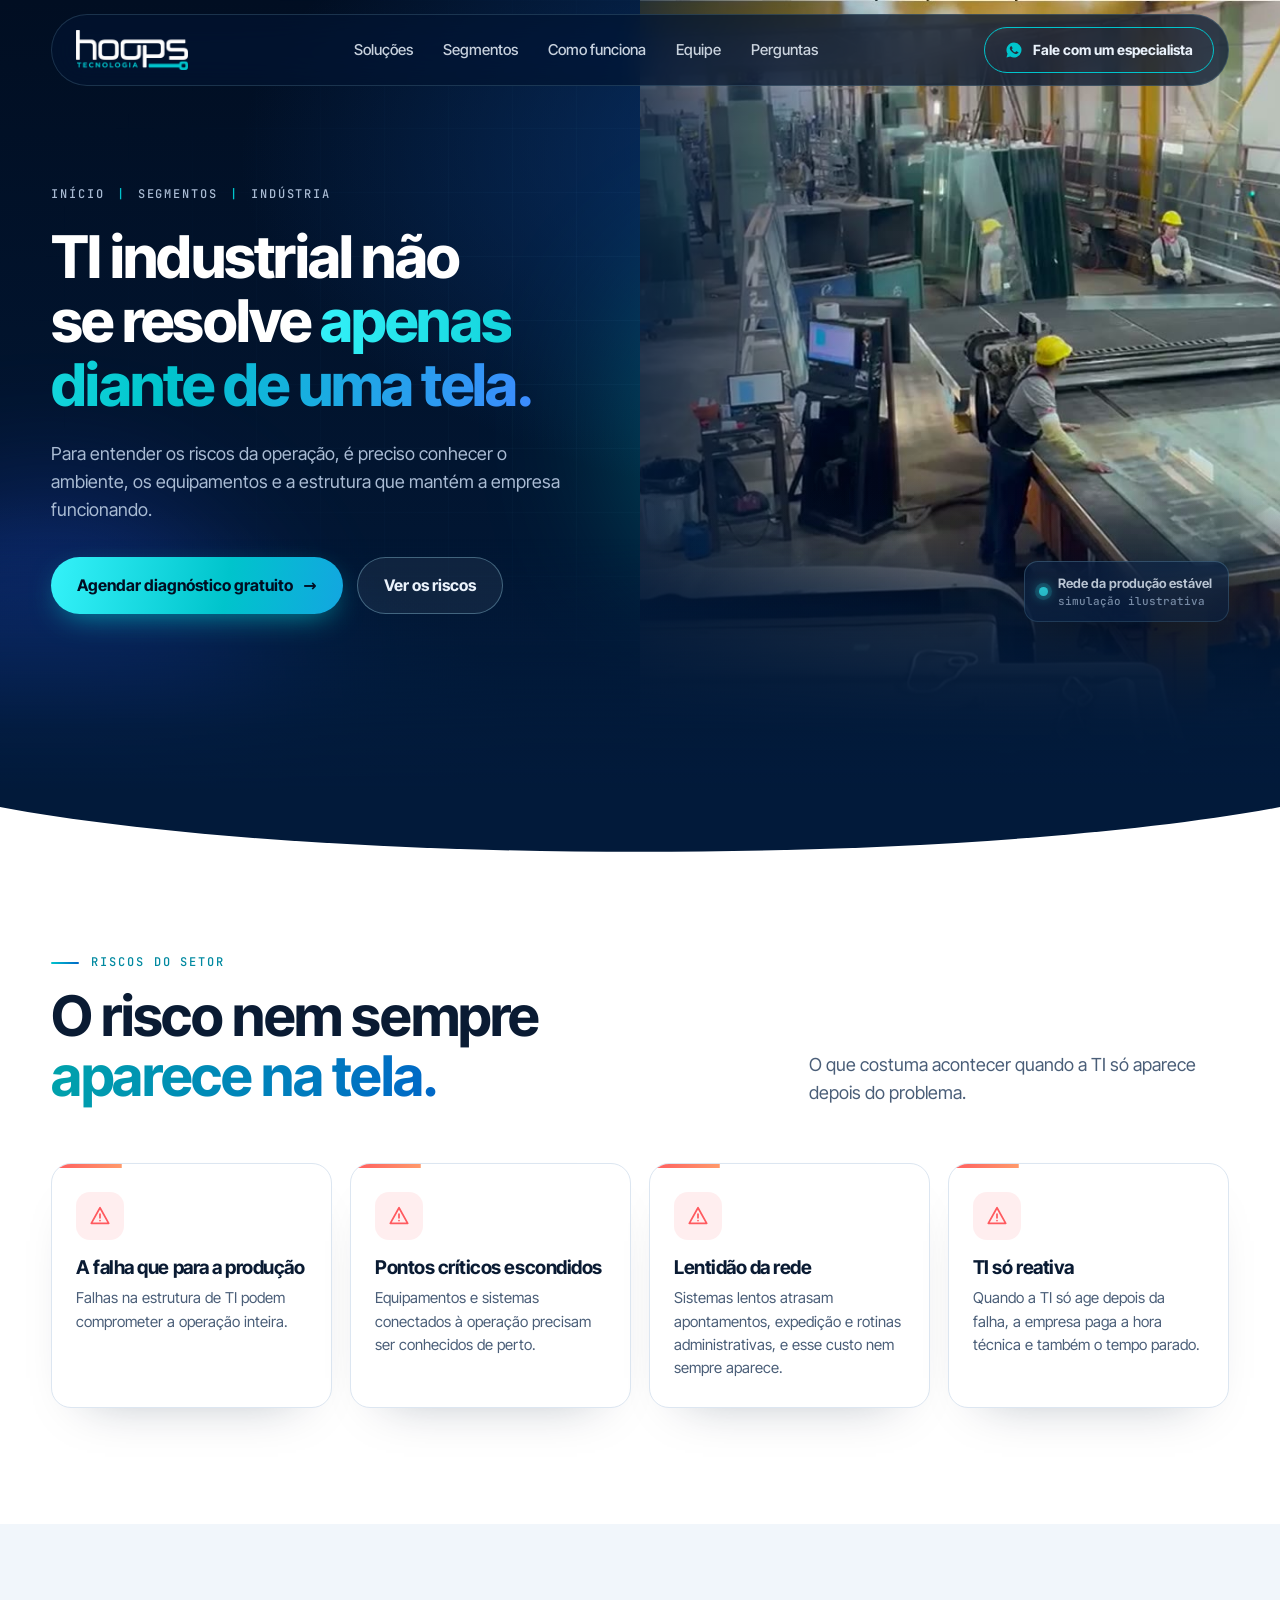
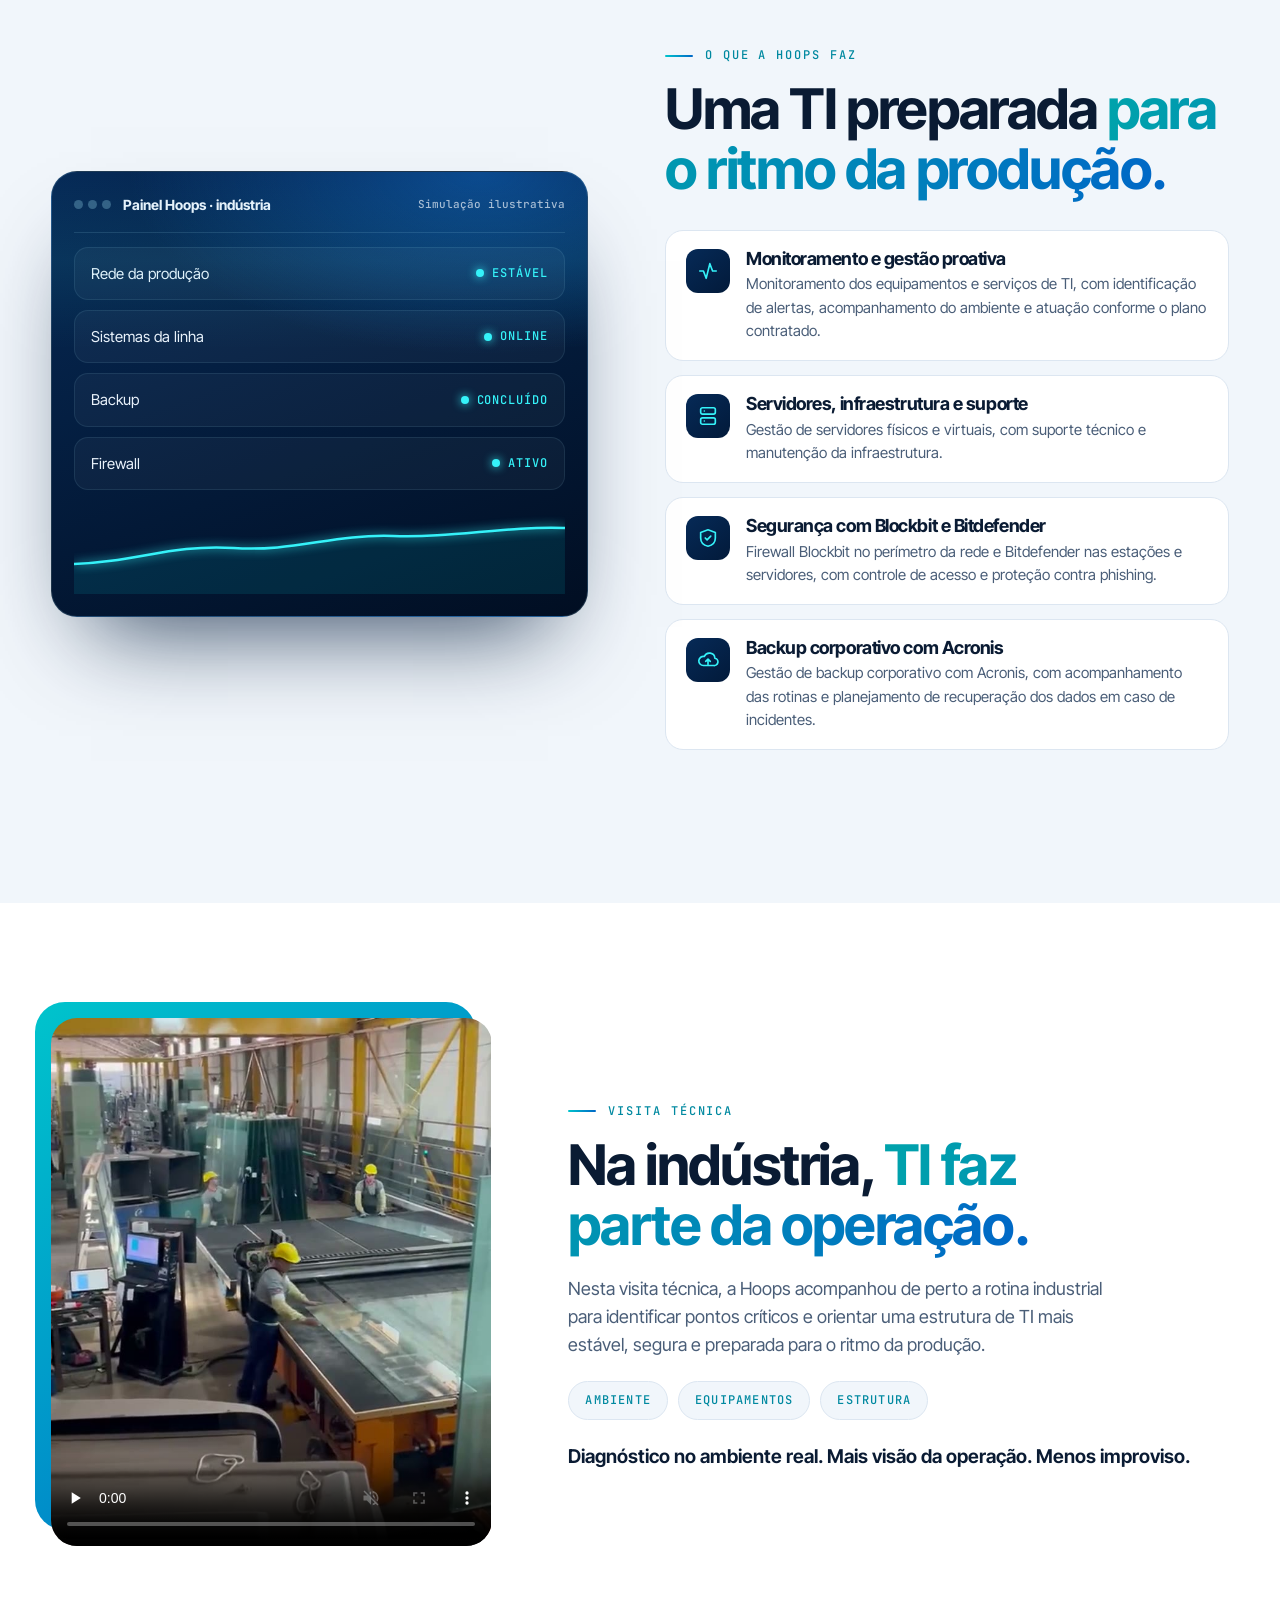
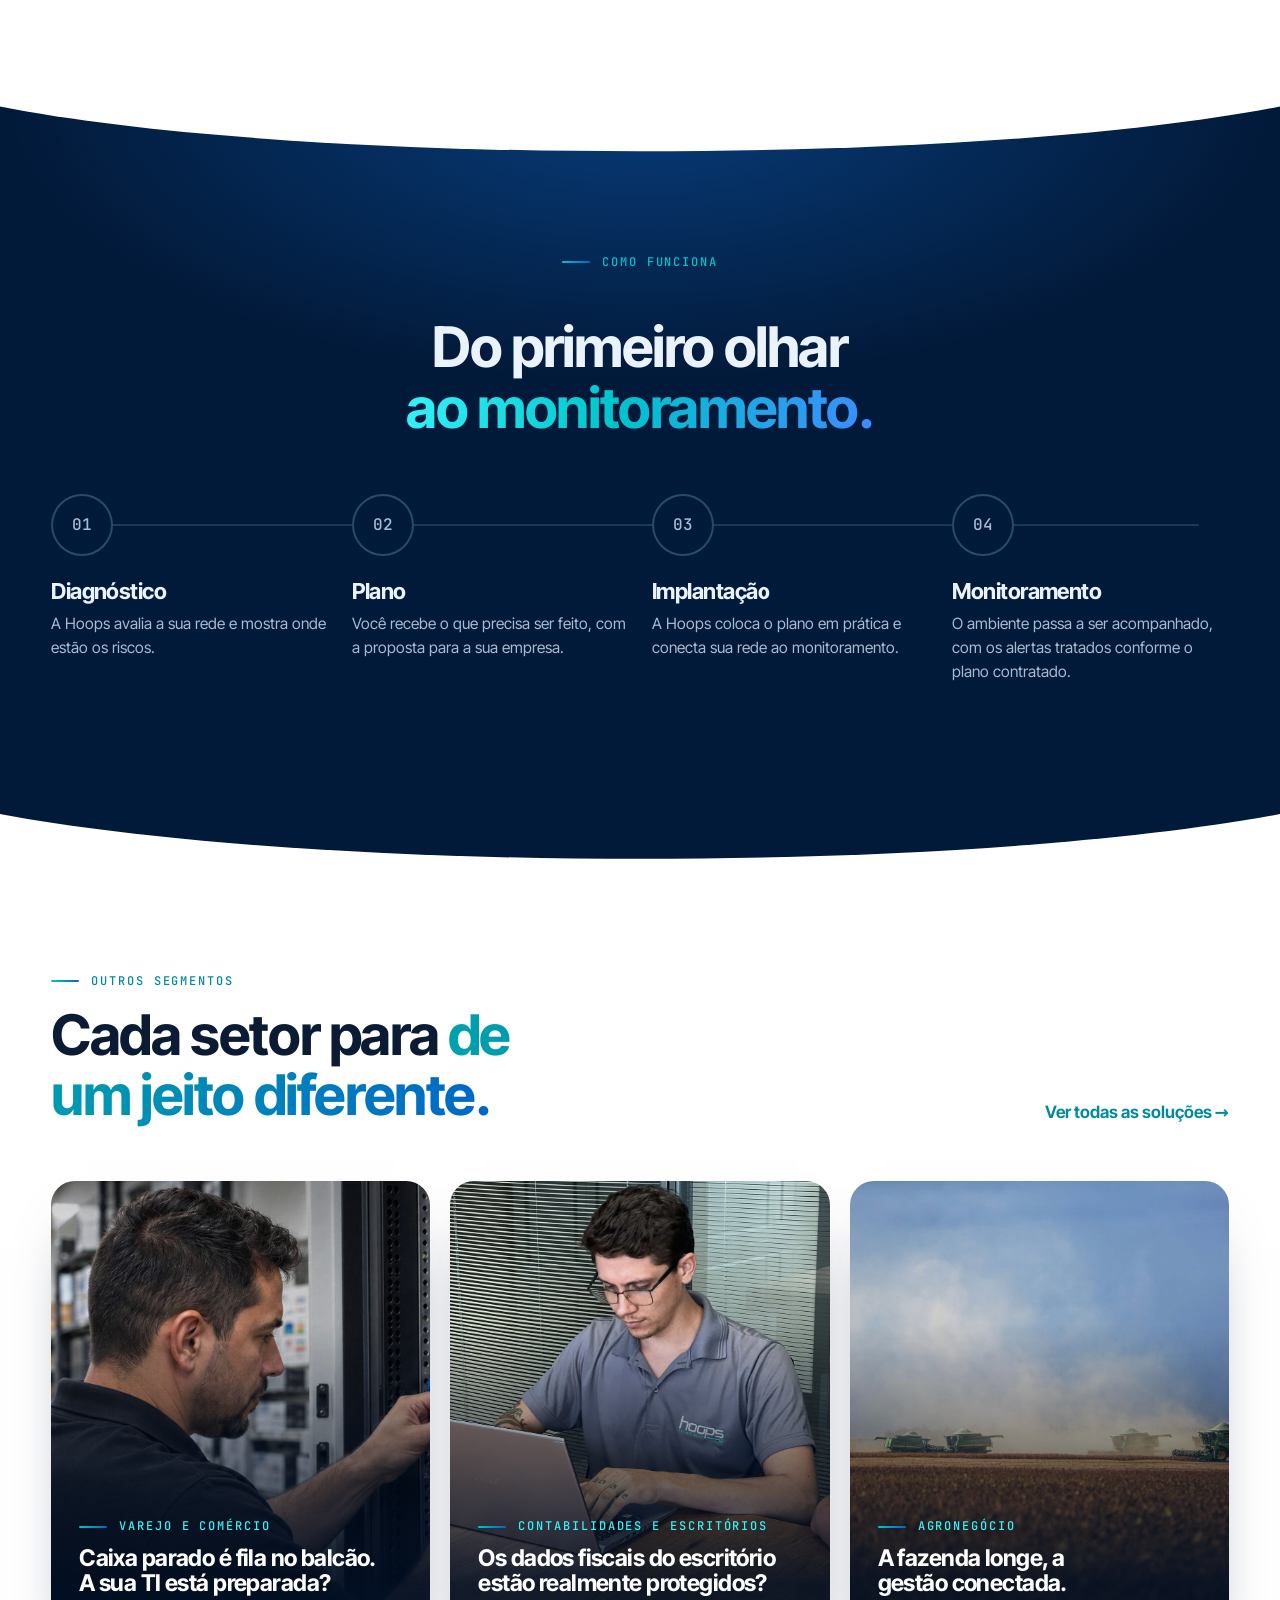
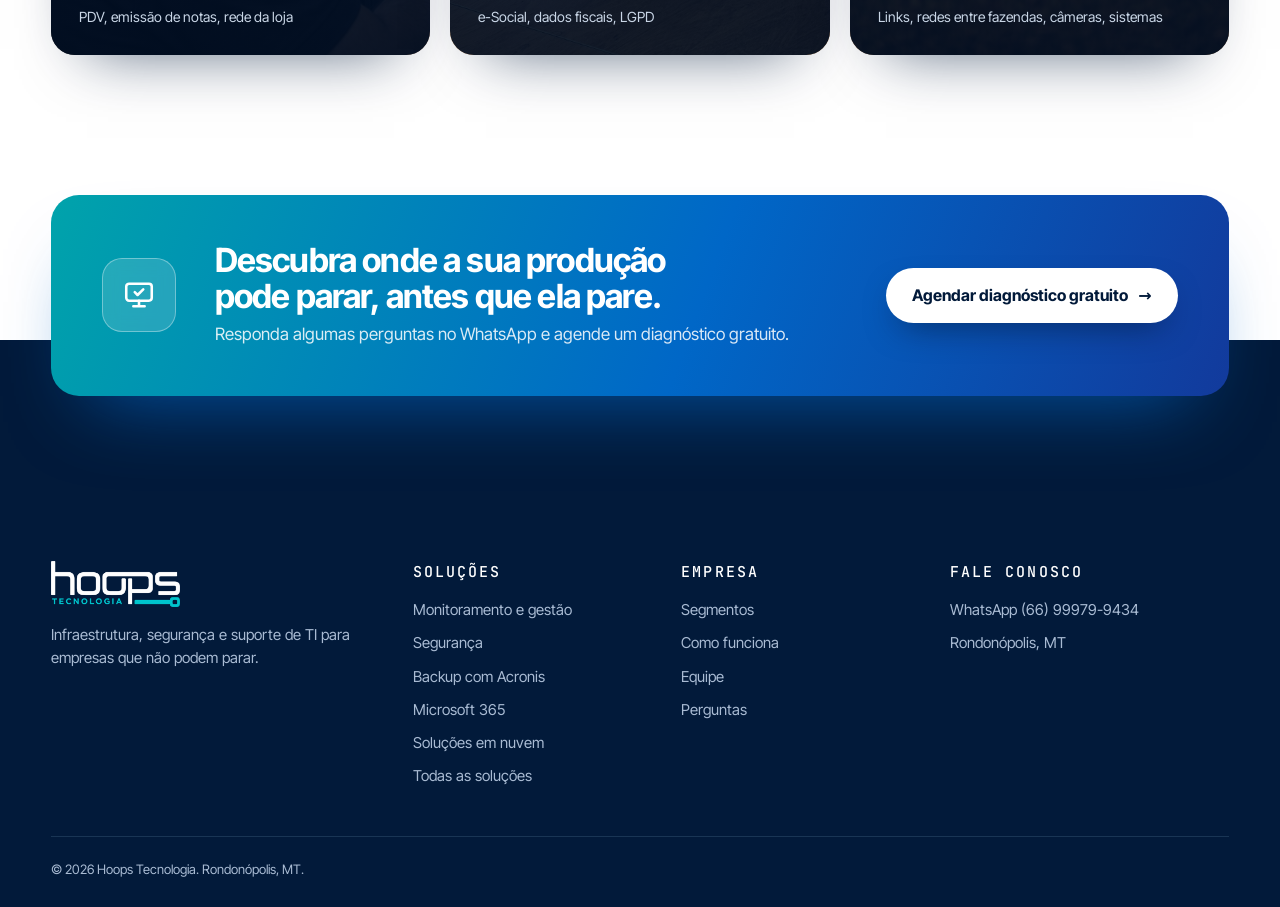
<file: industria.html>
<!doctype html>
<html lang="pt-BR">
<head>
  <meta charset="utf-8">
  <meta name="viewport" content="width=device-width, initial-scale=1">
  <title>TI industrial em Rondonópolis | Hoops Tecnologia</title>
  <meta name="description" content="TI para indústrias em Rondonópolis: visita técnica no chão de fábrica, pontos críticos mapeados e gestão proativa da infraestrutura. Diagnóstico gratuito pelo WhatsApp.">
  <meta name="robots" content="noindex, nofollow">
  <link rel="canonical" href="https://fariasfelipe30100.github.io/site-hoops/industria.html">
  <meta property="og:type" content="website">
  <meta property="og:locale" content="pt_BR">
  <meta property="og:site_name" content="Hoops Tecnologia">
  <meta property="og:title" content="TI industrial em Rondonópolis | Hoops Tecnologia">
  <meta property="og:description" content="TI para indústrias em Rondonópolis: visita técnica no chão de fábrica, pontos críticos mapeados e gestão proativa da infraestrutura. Diagnóstico gratuito pelo WhatsApp.">
  <meta property="og:url" content="https://fariasfelipe30100.github.io/site-hoops/industria.html">
  <meta property="og:image" content="https://fariasfelipe30100.github.io/site-hoops/img/compartilhar.png">
  <meta property="og:image:width" content="1200">
  <meta property="og:image:height" content="630">
  <meta property="og:image:alt" content="Hoops Tecnologia: sua empresa não pode parar por causa da TI.">
  <meta name="twitter:card" content="summary_large_image">
  <meta name="theme-color" content="#010E22">
  <link rel="icon" href="img/icone.png" type="image/png">
  <link rel="apple-touch-icon" href="img/icone.png">
  <link rel="preload" href="fonts/inter-tight-latin-wght-normal.woff2" as="font" type="font/woff2" crossorigin>
  <link rel="stylesheet" href="css/v2.css?v=27">
  <script>document.documentElement.classList.add('js');</script>
</head>
<body class="pagina-setor">
  <a class="pular" href="#conteudo">Pular para o conteúdo</a>

  <header class="topo" data-topo>
    <div class="topo__in">
      <a class="topo__logo" href="index.html" aria-label="Hoops Tecnologia, início"><img src="img/logo-branco.png" alt="Hoops Tecnologia" width="480" height="172"></a>
      <nav class="topo__nav" aria-label="Principal">
        <a href="index.html#solucoes">Soluções</a>
        <a href="index.html#segmentos">Segmentos</a>
        <a href="index.html#como-funciona">Como funciona</a>
        <a href="index.html#equipe">Equipe</a>
        <a href="index.html#perguntas">Perguntas</a>
      </nav>
      <a class="btn btn--linha topo__cta" href="https://wa.me/5566999799434?text=Ol%C3%A1!%20Vim%20do%20site%20e%20quero%20um%20diagn%C3%B3stico%20de%20TI%20para%20a%20minha%20ind%C3%BAstria." target="_blank" rel="noopener"><svg viewBox="0 0 24 24" aria-hidden="true"><path d="M12 2a10 10 0 0 0-8.6 15.1L2 22l5-1.3A10 10 0 1 0 12 2Zm5.3 14.1c-.2.6-1.3 1.2-1.8 1.2-.5.1-1 .2-3.3-.7-2.8-1.1-4.6-4-4.7-4.2-.1-.2-1.1-1.5-1.1-2.9s.7-2 1-2.3c.2-.3.5-.3.7-.3h.5c.2 0 .4 0 .6.5l.8 2c.1.2.1.4 0 .5l-.3.5-.4.4c-.1.2-.3.3-.1.6.2.3.8 1.3 1.7 2.1 1.2 1 2.1 1.3 2.4 1.5.3.1.5.1.6-.1l.9-1.1c.2-.3.4-.2.6-.1l1.9.9c.3.1.5.2.5.3.1.2.1.7-.2 1.3Z"/></svg>Fale com um especialista</a>
      <details class="topo__menu">
        <summary aria-label="Abrir menu"><span></span><span></span></summary>
        <nav aria-label="Principal, celular">
          <a href="index.html#solucoes">Soluções</a>
          <a href="index.html#segmentos">Segmentos</a>
          <a href="index.html#como-funciona">Como funciona</a>
          <a href="index.html#equipe">Equipe</a>
          <a href="index.html#perguntas">Perguntas</a>
          <a class="btn" href="https://wa.me/5566999799434?text=Ol%C3%A1!%20Vim%20do%20site%20e%20quero%20um%20diagn%C3%B3stico%20de%20TI%20para%20a%20minha%20ind%C3%BAstria." target="_blank" rel="noopener">Agendar diagnóstico</a>
        </nav>
      </details>
    </div>
  </header>

  <main id="conteudo">
    <!-- 1. Primeira tela: texto no azul, foto cortada na diagonal -->
    <section class="hero hero--setor escuro" aria-labelledby="hero-titulo">
      <div class="hero__aurora" aria-hidden="true"><i></i><i></i><i></i></div>
      <div class="hero-setor__foto">
        <img src="img/industria.jpg" alt="Chão de fábrica durante visita técnica da Hoops" width="758" height="878" fetchpriority="high" decoding="async">
        <div class="chip chip--setor" aria-hidden="true"><i></i><b>Rede da produção estável</b><small>simulação ilustrativa</small></div>
      </div>
      <div class="moldura hero-setor__grade">
        <div class="hero__texto">
          <p class="selo-topo"><span><a href="index.html">Início</a></span><span>Segmentos</span><span>Indústria</span></p>
          <h1 id="hero-titulo">TI industrial não se resolve <span class="destaque">apenas diante de uma tela.</span></h1>
          <p class="hero__lead">Para entender os riscos da operação, é preciso conhecer o ambiente, os equipamentos e a estrutura que mantém a empresa funcionando.</p>
          <div class="hero__acoes">
            <a class="btn" href="https://wa.me/5566999799434?text=Ol%C3%A1!%20Vim%20do%20site%20e%20quero%20um%20diagn%C3%B3stico%20de%20TI%20para%20a%20minha%20ind%C3%BAstria." target="_blank" rel="noopener">Agendar diagnóstico gratuito <span aria-hidden="true">→</span></a>
            <a class="btn btn--vidro" href="#riscos">Ver os riscos</a>
          </div>
        </div>
      </div>
    </section>

    <!-- 2. Riscos do setor: branco -->
    <section class="claro riscos" id="riscos">
      <svg class="corte corte--topo" viewBox="0 0 1440 90" preserveAspectRatio="none" aria-hidden="true"><path d="M0,0 L1440,0 L1440,20 C1080,90 360,90 0,20 Z"/></svg>
      <div class="moldura">
        <div class="cab">
          <div>
            <p class="rotulo rv">Riscos do setor</p>
            <h2 class="titulo rv">O risco nem sempre <span class="destaque">aparece na tela.</span></h2>
          </div>
          <p class="cab__lead rv">O que costuma acontecer quando a TI só aparece depois do problema.</p>
        </div>
        <div class="riscos__grade">
          <article class="risco rv"><span class="risco__ico"><svg viewBox="0 0 24 24"><path d="M12 3 2.5 20h19L12 3Z"/><path d="M12 10v4M12 17h.01"/></svg></span><h3>A falha que para a produção</h3><p>Falhas na estrutura de TI podem comprometer a operação inteira.</p></article>
          <article class="risco rv"><span class="risco__ico"><svg viewBox="0 0 24 24"><path d="M12 3 2.5 20h19L12 3Z"/><path d="M12 10v4M12 17h.01"/></svg></span><h3>Pontos críticos escondidos</h3><p>Equipamentos e sistemas conectados à operação precisam ser conhecidos de perto.</p></article>
          <article class="risco rv"><span class="risco__ico"><svg viewBox="0 0 24 24"><path d="M12 3 2.5 20h19L12 3Z"/><path d="M12 10v4M12 17h.01"/></svg></span><h3>Lentidão da rede</h3><p>Sistemas lentos atrasam apontamentos, expedição e rotinas administrativas, e esse custo nem sempre aparece.</p></article>
          <article class="risco rv"><span class="risco__ico"><svg viewBox="0 0 24 24"><path d="M12 3 2.5 20h19L12 3Z"/><path d="M12 10v4M12 17h.01"/></svg></span><h3>TI só reativa</h3><p>Quando a TI só age depois da falha, a empresa paga a hora técnica e também o tempo parado.</p></article>
        </div>
      </div>
    </section>

    <!-- 3. O que a Hoops faz: gelo, com o painel escuro do NOC -->
    <section class="claro claro--gelo faz">
      <div class="moldura faz__grade">
        <div class="noc rv" aria-hidden="true">
          <div class="noc__topo"><span><i></i><i></i><i></i></span><b>Painel Hoops · indústria</b><small>Simulação ilustrativa</small></div>
          <ul class="noc__lista">
            <li><span>Rede da produção</span><b><i></i>estável</b></li>
            <li><span>Sistemas da linha</span><b><i></i>online</b></li>
            <li><span>Backup</span><b><i></i>concluído</b></li>
            <li><span>Firewall</span><b><i></i>ativo</b></li>
          </ul>
          <svg class="noc__grafico" viewBox="0 0 400 90" preserveAspectRatio="none"><path class="noc__area" d="M0,60 C50,58 80,40 130,44 C180,48 210,30 260,32 C310,34 350,22 400,24 L400,90 L0,90 Z"/><path class="noc__linha" d="M0,60 C50,58 80,40 130,44 C180,48 210,30 260,32 C310,34 350,22 400,24"/></svg>
        </div>
        <div>
          <p class="rotulo rv">O que a Hoops faz</p>
          <h2 class="titulo rv">Uma TI preparada <span class="destaque">para o ritmo da produção.</span></h2>
          <ul class="faz__lista">
            <li class="rv"><span class="ico"><svg viewBox="0 0 24 24"><path d="M3 12h4l3 8 4-16 3 8h4"/></svg></span><div><h3>Monitoramento e gestão proativa</h3><p>Monitoramento dos equipamentos e serviços de TI, com identificação de alertas, acompanhamento do ambiente e atuação conforme o plano contratado.</p></div></li>
            <li class="rv"><span class="ico"><svg viewBox="0 0 24 24"><rect x="4" y="3" width="16" height="7" rx="2"/><rect x="4" y="14" width="16" height="7" rx="2"/><path d="M8 6.5h.01M8 17.5h.01"/></svg></span><div><h3>Servidores, infraestrutura e suporte</h3><p>Gestão de servidores físicos e virtuais, com suporte técnico e manutenção da infraestrutura.</p></div></li>
            <li class="rv"><span class="ico"><svg viewBox="0 0 24 24"><path d="M12 3 20 6v6c0 5-3.5 8-8 9-4.5-1-8-4-8-9V6l8-3Z"/><path d="m9 12 2 2 4-4"/></svg></span><div><h3>Segurança com Blockbit e Bitdefender</h3><p>Firewall Blockbit no perímetro da rede e Bitdefender nas estações e servidores, com controle de acesso e proteção contra phishing.</p></div></li>
            <li class="rv"><span class="ico"><svg viewBox="0 0 24 24"><path d="M7 18a5 5 0 1 1 1-9.9A6 6 0 0 1 19.5 10 4 4 0 0 1 18 18H7Z"/><path d="m12 11 0 6M9.5 13.5 12 11l2.5 2.5"/></svg></span><div><h3>Backup corporativo com Acronis</h3><p>Gestão de backup corporativo com Acronis, com acompanhamento das rotinas e planejamento de recuperação dos dados em caso de incidentes.</p></div></li>
          </ul>
        </div>
      </div>
    </section>

    <!-- Visita técnica: branco, vídeo real -->
    <section class="claro visita" id="visita">
      <div class="moldura visita__grade">
        <figure class="visita__video rv">
          <video src="video/operacao.mp4" poster="img/operacao.jpg" width="720" height="864" controls muted playsinline preload="none" aria-label="Vídeo da visita técnica da Hoops em um chão de fábrica, sem som"></video>
        </figure>
        <div>
          <p class="rotulo rv">Visita técnica</p>
          <h2 class="titulo rv">Na indústria, <span class="destaque">TI faz parte da operação.</span></h2>
          <p class="cab__lead rv">Nesta visita técnica, a Hoops acompanhou de perto a rotina industrial para identificar pontos críticos e orientar uma estrutura de TI mais estável, segura e preparada para o ritmo da produção.</p>
          <ul class="visita__tags rv"><li>Ambiente</li><li>Equipamentos</li><li>Estrutura</li></ul>
          <p class="visita__frase rv">Diagnóstico no ambiente real. Mais visão da operação. Menos improviso.</p>
        </div>
      </div>
    </section>

    <!-- Como funciona -->
    <section class="escuro processo" id="como-funciona">
      <svg class="corte corte--claro" viewBox="0 0 1440 90" preserveAspectRatio="none" aria-hidden="true"><path d="M0,0 L1440,0 L1440,10 C1100,80 340,80 0,10 Z"/></svg>
      <div class="moldura">
        <div class="cab cab--centro">
          <p class="rotulo rv">Como funciona</p>
          <h2 class="titulo rv">Do primeiro olhar <span class="destaque">ao monitoramento.</span></h2>
        </div>
        <ol class="etapas" data-etapas>
          <li class="rv"><span class="etapa__num">01</span><h3>Diagnóstico</h3><p>A Hoops avalia a sua rede e mostra onde estão os riscos.</p></li>
          <li class="rv"><span class="etapa__num">02</span><h3>Plano</h3><p>Você recebe o que precisa ser feito, com a proposta para a sua empresa.</p></li>
          <li class="rv"><span class="etapa__num">03</span><h3>Implantação</h3><p>A Hoops coloca o plano em prática e conecta sua rede ao monitoramento.</p></li>
          <li class="rv"><span class="etapa__num">04</span><h3>Monitoramento</h3><p>O ambiente passa a ser acompanhado, com os alertas tratados conforme o plano contratado.</p></li>
        </ol>
      </div>
    </section>

    <!-- Outros segmentos -->
    <section class="claro segmentos" id="segmentos">
      <svg class="corte corte--escuro" viewBox="0 0 1440 90" preserveAspectRatio="none" aria-hidden="true"><path d="M0,0 L1440,0 L1440,20 C1080,90 360,90 0,20 Z"/></svg>
      <div class="moldura">
        <div class="cab">
          <div>
            <p class="rotulo rv">Outros segmentos</p>
            <h2 class="titulo rv">Cada setor para <span class="destaque">de um jeito diferente.</span></h2>
          </div>
          <a class="cab__link rv" href="solucoes.html">Ver todas as soluções <span aria-hidden="true">→</span></a>
        </div>
        <div class="setores">
          <a class="setor rv" href="varejo.html">
            <img src="img/varejo.jpg" alt="Técnico da Hoops em um rack dentro de um supermercado" width="1080" height="680" loading="lazy" decoding="async">
            <div class="setor__texto"><p class="rotulo">Varejo e comércio</p><h3>Caixa parado é fila no balcão. A sua TI está preparada?</h3><span class="setor__temas">PDV, emissão de notas, rede da loja</span></div>
          </a>
          <a class="setor rv" href="contabilidades.html">
            <img src="img/escritorio.jpg" alt="Especialista da Hoops trabalhando em um notebook" width="1080" height="640" loading="lazy" decoding="async">
            <div class="setor__texto"><p class="rotulo">Contabilidades e escritórios</p><h3>Os dados fiscais do escritório estão realmente protegidos?</h3><span class="setor__temas">e-Social, dados fiscais, LGPD</span></div>
          </a>
          <a class="setor rv" href="agro.html">
            <img src="img/agro.jpg" alt="Colheita de soja em uma grande fazenda" width="1080" height="720" loading="lazy" decoding="async">
            <div class="setor__texto"><p class="rotulo">Agronegócio</p><h3>A fazenda longe, a gestão conectada.</h3><span class="setor__temas">Links, redes entre fazendas, câmeras, sistemas</span></div>
          </a>
        </div>
      </div>
    </section>

    <!-- Chamada final -->
    <section class="chamada chamada--branco" id="diagnostico" aria-labelledby="chamada-titulo">
      <div class="moldura">
        <div class="chamada__caixa rv">
          <div class="chamada__brilho" aria-hidden="true"></div>
          <span class="chamada__ico" aria-hidden="true"><svg viewBox="0 0 24 24"><rect x="3" y="4" width="18" height="12" rx="2"/><path d="M8 20h8M12 16v4"/><path d="m9 10 2 2 4-4"/></svg></span>
          <h2 id="chamada-titulo">Descubra onde a sua produção pode parar, antes que ela pare.</h2>
          <p>Responda algumas perguntas no WhatsApp e agende um diagnóstico gratuito.</p>
          <a class="btn btn--branco" href="https://wa.me/5566999799434?text=Ol%C3%A1!%20Vim%20do%20site%20e%20quero%20um%20diagn%C3%B3stico%20de%20TI%20para%20a%20minha%20ind%C3%BAstria." target="_blank" rel="noopener">Agendar diagnóstico gratuito <span aria-hidden="true">→</span></a>
        </div>
      </div>
    </section>
  </main>

  <footer class="rodape escuro">
    <div class="moldura rodape__grade">
      <div>
        <img src="img/logo-branco.png" alt="Hoops Tecnologia" width="480" height="172" loading="lazy">
        <p>Infraestrutura, segurança e suporte de TI para empresas que não podem parar.</p>
      </div>
      <div><p class="rodape__titulo">Soluções</p><ul><li><a href="solucoes.html#monitoramento">Monitoramento e gestão</a></li><li><a href="solucoes.html#seguranca">Segurança</a></li><li><a href="solucoes.html#backup">Backup com Acronis</a></li><li><a href="solucoes.html#microsoft-365">Microsoft 365</a></li><li><a href="solucoes.html#nuvem">Soluções em nuvem</a></li><li><a href="solucoes.html">Todas as soluções</a></li></ul></div>
      <div><p class="rodape__titulo">Empresa</p><ul><li><a href="index.html#segmentos">Segmentos</a></li><li><a href="index.html#como-funciona">Como funciona</a></li><li><a href="index.html#equipe">Equipe</a></li><li><a href="index.html#perguntas">Perguntas</a></li></ul></div>
      <div><p class="rodape__titulo">Fale conosco</p><ul><li><a href="https://wa.me/5566999799434?text=Ol%C3%A1!%20Vim%20do%20site%20e%20quero%20um%20diagn%C3%B3stico%20de%20TI%20para%20a%20minha%20ind%C3%BAstria." target="_blank" rel="noopener">WhatsApp (66) 99979-9434</a></li><li>Rondonópolis, MT</li></ul></div>
    </div>
    <p class="moldura rodape__base">© <span data-ano>2026</span> Hoops Tecnologia. Rondonópolis, MT.</p>
  </footer>

  <a class="wa-flutuante" href="https://wa.me/5566999799434?text=Ol%C3%A1!%20Vim%20do%20site%20e%20quero%20um%20diagn%C3%B3stico%20de%20TI%20para%20a%20minha%20ind%C3%BAstria." target="_blank" rel="noopener" aria-label="Falar com a Hoops no WhatsApp"><svg viewBox="0 0 24 24" aria-hidden="true"><path d="M12 2a10 10 0 0 0-8.6 15.1L2 22l5-1.3A10 10 0 1 0 12 2Zm5.3 14.1c-.2.6-1.3 1.2-1.8 1.2-.5.1-1 .2-3.3-.7-2.8-1.1-4.6-4-4.7-4.2-.1-.2-1.1-1.5-1.1-2.9s.7-2 1-2.3c.2-.3.5-.3.7-.3h.5c.2 0 .4 0 .6.5l.8 2c.1.2.1.4 0 .5l-.3.5-.4.4c-.1.2-.3.3-.1.6.2.3.8 1.3 1.7 2.1 1.2 1 2.1 1.3 2.4 1.5.3.1.5.1.6-.1l.9-1.1c.2-.3.4-.2.6-.1l1.9.9c.3.1.5.2.5.3.1.2.1.7-.2 1.3Z"/></svg></a>

  <script src="js/v2.js?v=27" defer></script>
</body>
</html>
</file>
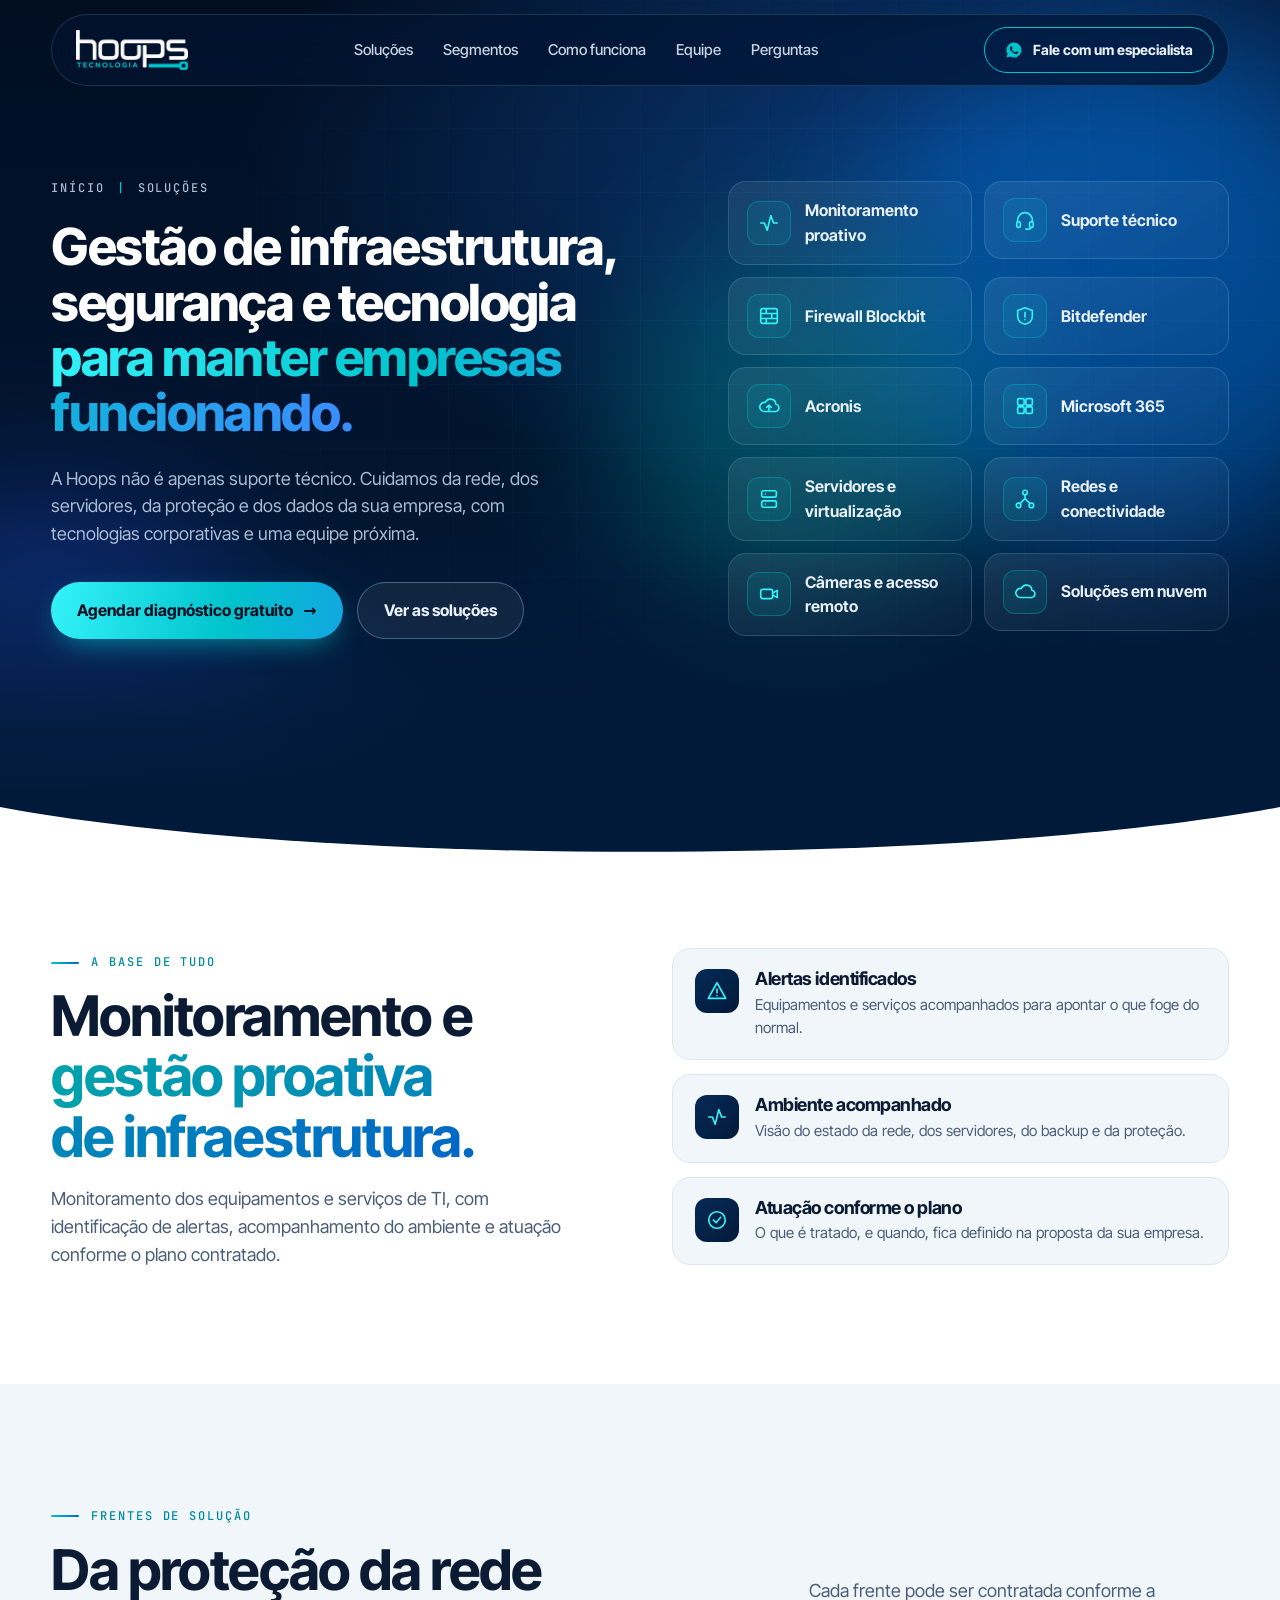
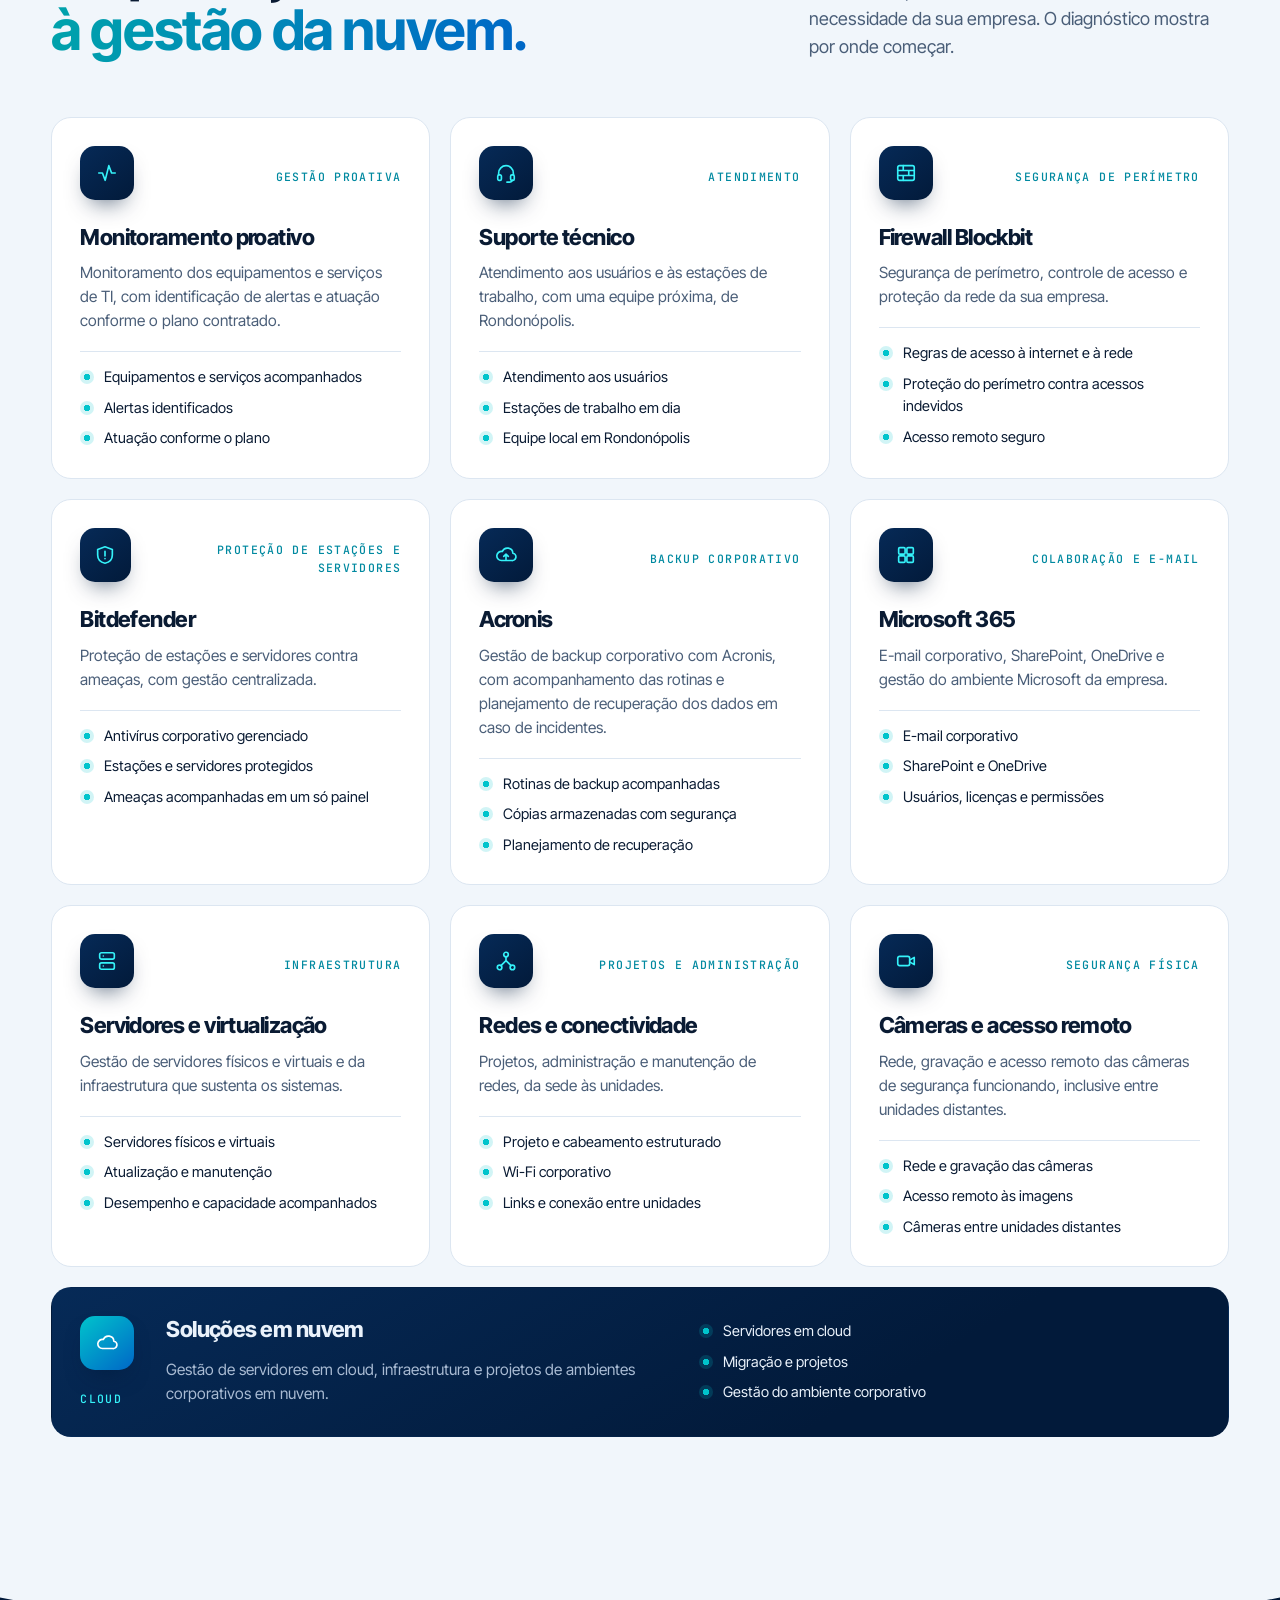
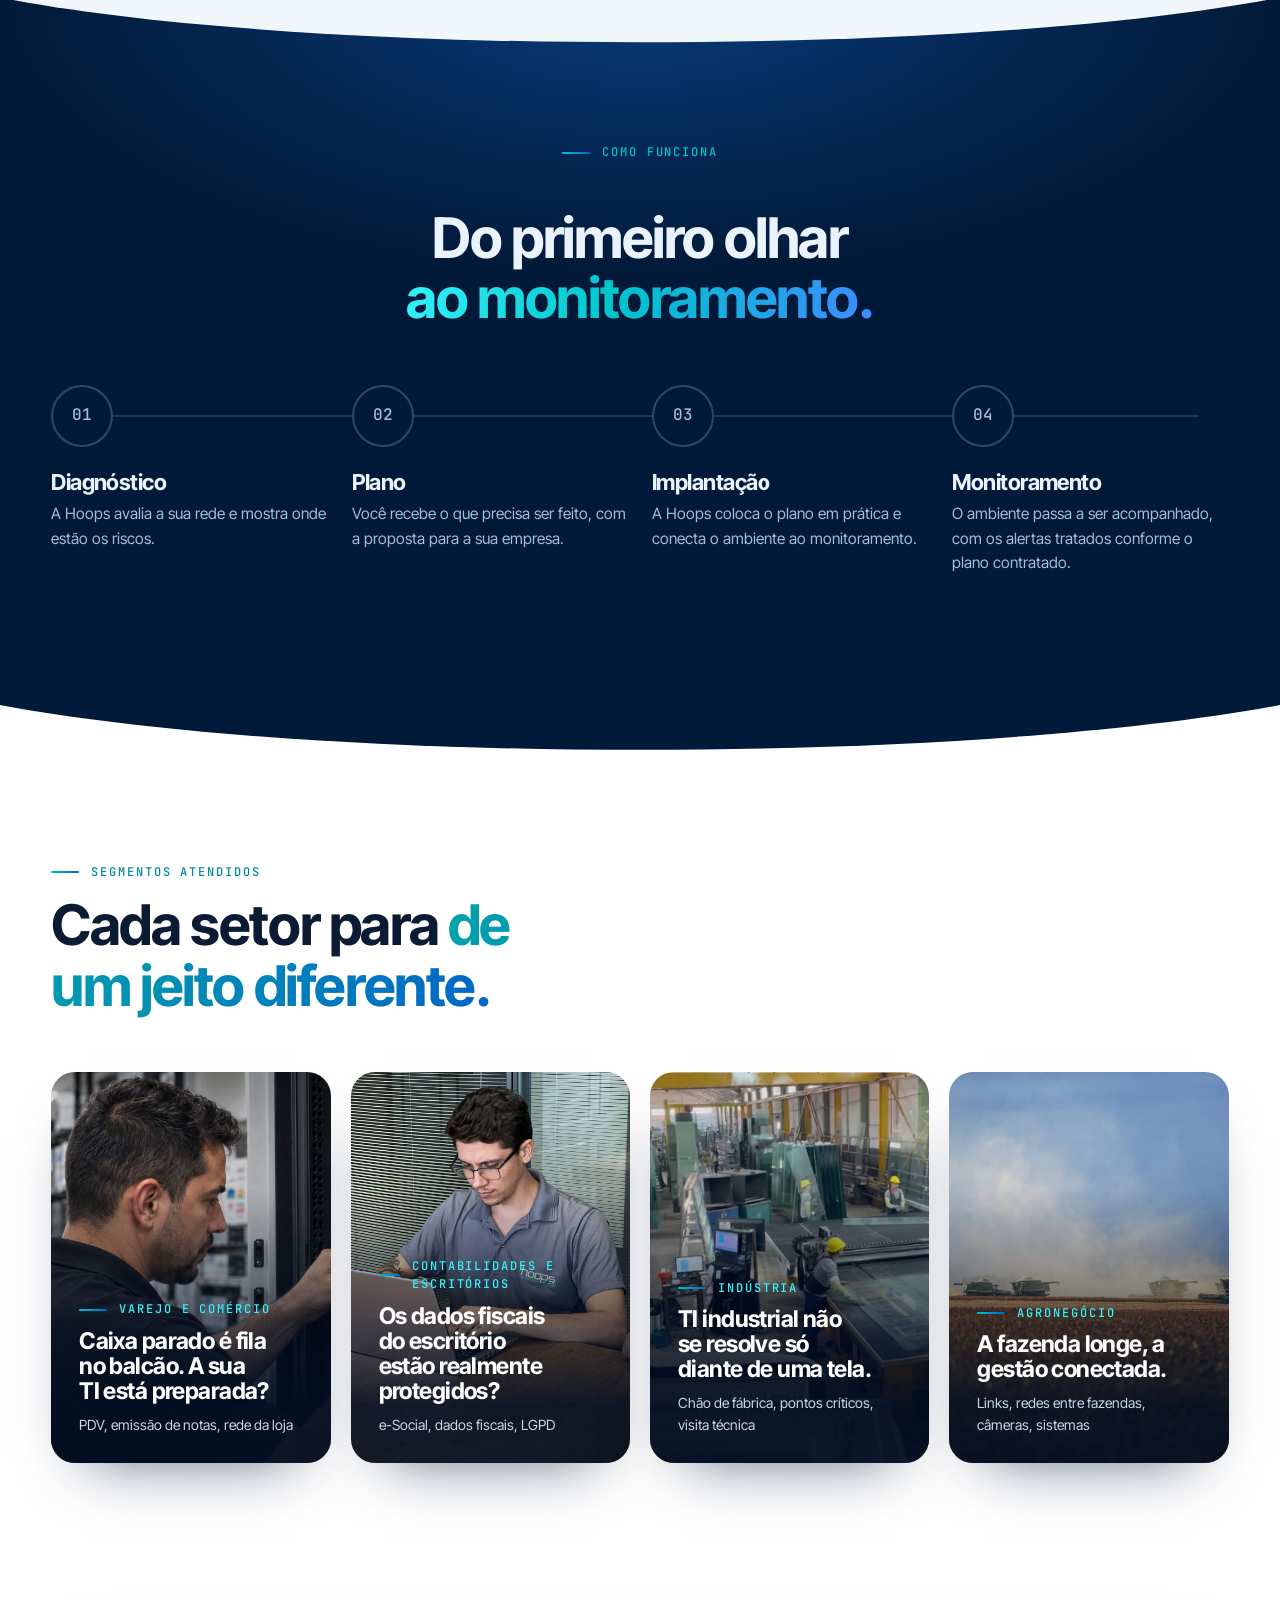
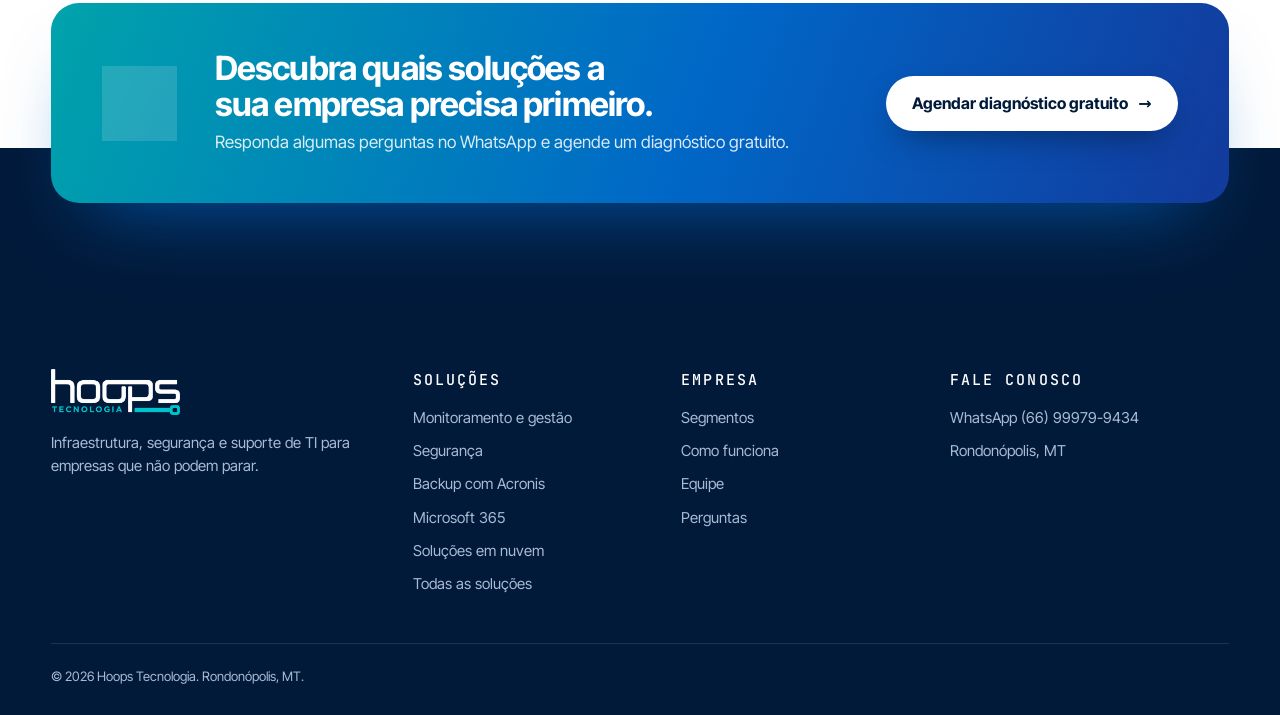
<file: solucoes.html>
<!doctype html>
<html lang="pt-BR">
<head>
  <meta charset="utf-8">
  <meta name="viewport" content="width=device-width, initial-scale=1">
  <title>Soluções de TI para empresas em Rondonópolis | Hoops Tecnologia</title>
  <meta name="description" content="Monitoramento proativo, suporte técnico, firewall Blockbit, Bitdefender, backup com Acronis, Microsoft 365, servidores e virtualização, redes e conectividade, câmeras e soluções em nuvem. Gestão de infraestrutura, segurança e tecnologia em Rondonópolis.">
  <meta name="robots" content="noindex, nofollow">
  <link rel="canonical" href="https://fariasfelipe30100.github.io/site-hoops/solucoes.html">
  <meta property="og:type" content="website">
  <meta property="og:locale" content="pt_BR">
  <meta property="og:site_name" content="Hoops Tecnologia">
  <meta property="og:title" content="Soluções de TI para empresas em Rondonópolis | Hoops Tecnologia">
  <meta property="og:description" content="Monitoramento proativo, suporte técnico, firewall Blockbit, Bitdefender, backup com Acronis, Microsoft 365, servidores e virtualização, redes e conectividade, câmeras e soluções em nuvem. Gestão de infraestrutura, segurança e tecnologia em Rondonópolis.">
  <meta property="og:url" content="https://fariasfelipe30100.github.io/site-hoops/solucoes.html">
  <meta property="og:image" content="https://fariasfelipe30100.github.io/site-hoops/img/compartilhar.png">
  <meta property="og:image:width" content="1200">
  <meta property="og:image:height" content="630">
  <meta property="og:image:alt" content="Hoops Tecnologia: sua empresa não pode parar por causa da TI.">
  <meta name="twitter:card" content="summary_large_image">
  <meta name="theme-color" content="#010E22">
  <link rel="icon" href="img/icone.png" type="image/png">
  <link rel="apple-touch-icon" href="img/icone.png">
  <link rel="preload" href="fonts/inter-tight-latin-wght-normal.woff2" as="font" type="font/woff2" crossorigin>
  <link rel="stylesheet" href="css/v2.css?v=27">
  <script>document.documentElement.classList.add('js');</script>
</head>
<body class="pagina-setor pagina-solucoes">
  <a class="pular" href="#conteudo">Pular para o conteúdo</a>

  <header class="topo" data-topo>
    <div class="topo__in">
      <a class="topo__logo" href="index.html" aria-label="Hoops Tecnologia, início"><img src="img/logo-branco.png" alt="Hoops Tecnologia" width="480" height="172"></a>
      <nav class="topo__nav" aria-label="Principal">
        <a href="index.html#solucoes">Soluções</a>
        <a href="index.html#segmentos">Segmentos</a>
        <a href="index.html#como-funciona">Como funciona</a>
        <a href="index.html#equipe">Equipe</a>
        <a href="index.html#perguntas">Perguntas</a>
      </nav>
      <a class="btn btn--linha topo__cta" href="https://wa.me/5566999799434?text=Ol%C3%A1!%20Vim%20do%20site%20e%20quero%20saber%20mais%20sobre%20as%20solu%C3%A7%C3%B5es%20da%20Hoops." target="_blank" rel="noopener"><svg viewBox="0 0 24 24" aria-hidden="true"><path d="M12 2a10 10 0 0 0-8.6 15.1L2 22l5-1.3A10 10 0 1 0 12 2Zm5.3 14.1c-.2.6-1.3 1.2-1.8 1.2-.5.1-1 .2-3.3-.7-2.8-1.1-4.6-4-4.7-4.2-.1-.2-1.1-1.5-1.1-2.9s.7-2 1-2.3c.2-.3.5-.3.7-.3h.5c.2 0 .4 0 .6.5l.8 2c.1.2.1.4 0 .5l-.3.5-.4.4c-.1.2-.3.3-.1.6.2.3.8 1.3 1.7 2.1 1.2 1 2.1 1.3 2.4 1.5.3.1.5.1.6-.1l.9-1.1c.2-.3.4-.2.6-.1l1.9.9c.3.1.5.2.5.3.1.2.1.7-.2 1.3Z"/></svg>Fale com um especialista</a>
      <details class="topo__menu">
        <summary aria-label="Abrir menu"><span></span><span></span></summary>
        <nav aria-label="Principal, celular">
          <a href="index.html#solucoes">Soluções</a>
          <a href="index.html#segmentos">Segmentos</a>
          <a href="index.html#como-funciona">Como funciona</a>
          <a href="index.html#equipe">Equipe</a>
          <a href="index.html#perguntas">Perguntas</a>
          <a class="btn" href="https://wa.me/5566999799434?text=Ol%C3%A1!%20Vim%20do%20site%20e%20quero%20saber%20mais%20sobre%20as%20solu%C3%A7%C3%B5es%20da%20Hoops." target="_blank" rel="noopener">Agendar diagnóstico</a>
        </nav>
      </details>
    </div>
  </header>

  <main id="conteudo">
    <!-- 1. Primeira tela: posicionamento + mapa das frentes -->
    <section class="hero hero--setor hero--solucoes escuro" aria-labelledby="hero-titulo">
      <div class="hero__aurora" aria-hidden="true"><i></i><i></i><i></i></div>
      <div class="moldura solucoes-hero">
        <div class="hero__texto">
          <p class="selo-topo"><span><a href="index.html">Início</a></span><span>Soluções</span></p>
          <h1 id="hero-titulo">Gestão de infraestrutura, segurança e tecnologia <span class="destaque">para manter empresas funcionando.</span></h1>
          <p class="hero__lead">A Hoops não é apenas suporte técnico. Cuidamos da rede, dos servidores, da proteção e dos dados da sua empresa, com tecnologias corporativas e uma equipe próxima.</p>
          <div class="hero__acoes">
            <a class="btn" href="https://wa.me/5566999799434?text=Ol%C3%A1!%20Vim%20do%20site%20e%20quero%20saber%20mais%20sobre%20as%20solu%C3%A7%C3%B5es%20da%20Hoops." target="_blank" rel="noopener">Agendar diagnóstico gratuito <span aria-hidden="true">→</span></a>
            <a class="btn btn--vidro" href="#frentes">Ver as soluções</a>
          </div>
        </div>
        <ul class="mapa" aria-label="Frentes de solução da Hoops">
          <li style="--i:0"><a href="#monitoramento-proativo"><span class="ico"><svg viewBox="0 0 24 24"><path d="M3 12h4l3 8 4-16 3 8h4"/></svg></span><b>Monitoramento proativo</b></a></li>
          <li style="--i:1"><a href="#suporte"><span class="ico"><svg viewBox="0 0 24 24"><path d="M4 14v-2a8 8 0 0 1 16 0v2"/><rect x="3" y="14" width="4" height="6" rx="1.5"/><rect x="17" y="14" width="4" height="6" rx="1.5"/><path d="M19 20a3 3 0 0 1-3 2h-3"/></svg></span><b>Suporte técnico</b></a></li>
          <li style="--i:2"><a href="#seguranca"><span class="ico"><svg viewBox="0 0 24 24"><rect x="3" y="4" width="18" height="16" rx="2"/><path d="M3 9.3h18M3 14.7h18M9 4v5.3M15 9.3v5.4M9 14.7V20"/></svg></span><b>Firewall Blockbit</b></a></li>
          <li style="--i:3"><a href="#antivirus"><span class="ico"><svg viewBox="0 0 24 24"><path d="M12 3 20 6v6c0 5-3.5 8-8 9-4.5-1-8-4-8-9V6l8-3Z"/><path d="M12 8v5M12 16h.01"/></svg></span><b>Bitdefender</b></a></li>
          <li style="--i:4"><a href="#backup"><span class="ico"><svg viewBox="0 0 24 24"><path d="M7 18a5 5 0 1 1 1-9.9A6 6 0 0 1 19.5 10 4 4 0 0 1 18 18H7Z"/><path d="m12 11 0 6M9.5 13.5 12 11l2.5 2.5"/></svg></span><b>Acronis</b></a></li>
          <li style="--i:5"><a href="#microsoft-365"><span class="ico"><svg viewBox="0 0 24 24"><rect x="4" y="4" width="7" height="7" rx="1.2"/><rect x="13" y="4" width="7" height="7" rx="1.2"/><rect x="4" y="13" width="7" height="7" rx="1.2"/><rect x="13" y="13" width="7" height="7" rx="1.2"/></svg></span><b>Microsoft 365</b></a></li>
          <li style="--i:6"><a href="#servidores"><span class="ico"><svg viewBox="0 0 24 24"><rect x="4" y="3" width="16" height="7" rx="2"/><rect x="4" y="14" width="16" height="7" rx="2"/><path d="M8 6.5h.01M8 17.5h.01"/></svg></span><b>Servidores e virtualização</b></a></li>
          <li style="--i:7"><a href="#redes"><span class="ico"><svg viewBox="0 0 24 24"><circle cx="12" cy="5" r="2.5"/><circle cx="5" cy="19" r="2.5"/><circle cx="19" cy="19" r="2.5"/><path d="M12 7.5v4M12 11.5 6.5 17M12 11.5l5.5 5.5"/></svg></span><b>Redes e conectividade</b></a></li>
          <li style="--i:8"><a href="#cameras"><span class="ico"><svg viewBox="0 0 24 24"><rect x="3" y="7" width="13" height="10" rx="2"/><path d="m16 11 5-3v8l-5-3"/></svg></span><b>Câmeras e acesso remoto</b></a></li>
          <li style="--i:9"><a href="#nuvem"><span class="ico"><svg viewBox="0 0 24 24"><path d="M7 18a5 5 0 1 1 1-9.9A6 6 0 0 1 19.5 10 4 4 0 0 1 18 18H7Z"/></svg></span><b>Soluções em nuvem</b></a></li>
        </ul>
      </div>
    </section>

    <!-- 2. A base: monitoramento e gestão proativa -->
    <section class="claro base-mon" id="monitoramento">
      <svg class="corte corte--topo" viewBox="0 0 1440 90" preserveAspectRatio="none" aria-hidden="true"><path d="M0,0 L1440,0 L1440,20 C1080,90 360,90 0,20 Z"/></svg>
      <div class="moldura base-mon__grade">
        <div>
          <p class="rotulo rv">A base de tudo</p>
          <h2 class="titulo rv">Monitoramento e <span class="destaque">gestão proativa de infraestrutura.</span></h2>
          <p class="cab__lead rv">Monitoramento dos equipamentos e serviços de TI, com identificação de alertas, acompanhamento do ambiente e atuação conforme o plano contratado.</p>
        </div>
        <ul class="base-mon__lista">
          <li class="rv"><span class="ico"><svg viewBox="0 0 24 24"><path d="M12 3 2.5 20h19L12 3Z"/><path d="M12 10v4M12 17h.01"/></svg></span><div><h3>Alertas identificados</h3><p>Equipamentos e serviços acompanhados para apontar o que foge do normal.</p></div></li>
          <li class="rv"><span class="ico"><svg viewBox="0 0 24 24"><path d="M3 12h4l3 8 4-16 3 8h4"/></svg></span><div><h3>Ambiente acompanhado</h3><p>Visão do estado da rede, dos servidores, do backup e da proteção.</p></div></li>
          <li class="rv"><span class="ico"><svg viewBox="0 0 24 24"><circle cx="12" cy="12" r="9"/><path d="m8 12 3 3 5-6"/></svg></span><div><h3>Atuação conforme o plano</h3><p>O que é tratado, e quando, fica definido na proposta da sua empresa.</p></div></li>
        </ul>
      </div>
    </section>

    <!-- 3. As frentes -->
    <section class="claro claro--gelo frentes" id="frentes">
      <div class="moldura">
        <div class="cab">
          <div>
            <p class="rotulo rv">Frentes de solução</p>
            <h2 class="titulo rv">Da proteção da rede <span class="destaque">à gestão da nuvem.</span></h2>
          </div>
          <p class="cab__lead rv">Cada frente pode ser contratada conforme a necessidade da sua empresa. O diagnóstico mostra por onde começar.</p>
        </div>
        <div class="frentes__grade">
          <article class="frente rv" id="monitoramento-proativo" data-luz>
            <div class="frente__cab"><span class="card__ico"><svg viewBox="0 0 24 24"><path d="M3 12h4l3 8 4-16 3 8h4"/></svg></span><span class="frente__tag">Gestão proativa</span></div>
            <h3>Monitoramento proativo</h3>
            <p>Monitoramento dos equipamentos e serviços de TI, com identificação de alertas e atuação conforme o plano contratado.</p>
            <ul><li>Equipamentos e serviços acompanhados</li><li>Alertas identificados</li><li>Atuação conforme o plano</li></ul>
          </article>
          <article class="frente rv" id="suporte" data-luz>
            <div class="frente__cab"><span class="card__ico"><svg viewBox="0 0 24 24"><path d="M4 14v-2a8 8 0 0 1 16 0v2"/><rect x="3" y="14" width="4" height="6" rx="1.5"/><rect x="17" y="14" width="4" height="6" rx="1.5"/><path d="M19 20a3 3 0 0 1-3 2h-3"/></svg></span><span class="frente__tag">Atendimento</span></div>
            <h3>Suporte técnico</h3>
            <p>Atendimento aos usuários e às estações de trabalho, com uma equipe próxima, de Rondonópolis.</p>
            <ul><li>Atendimento aos usuários</li><li>Estações de trabalho em dia</li><li>Equipe local em Rondonópolis</li></ul>
          </article>
          <article class="frente rv" id="seguranca" data-luz>
            <div class="frente__cab"><span class="card__ico"><svg viewBox="0 0 24 24"><rect x="3" y="4" width="18" height="16" rx="2"/><path d="M3 9.3h18M3 14.7h18M9 4v5.3M15 9.3v5.4M9 14.7V20"/></svg></span><span class="frente__tag">Segurança de perímetro</span></div>
            <h3>Firewall Blockbit</h3>
            <p>Segurança de perímetro, controle de acesso e proteção da rede da sua empresa.</p>
            <ul><li>Regras de acesso à internet e à rede</li><li>Proteção do perímetro contra acessos indevidos</li><li>Acesso remoto seguro</li></ul>
          </article>
          <article class="frente rv" id="antivirus" data-luz>
            <div class="frente__cab"><span class="card__ico"><svg viewBox="0 0 24 24"><path d="M12 3 20 6v6c0 5-3.5 8-8 9-4.5-1-8-4-8-9V6l8-3Z"/><path d="M12 8v5M12 16h.01"/></svg></span><span class="frente__tag">Proteção de estações e servidores</span></div>
            <h3>Bitdefender</h3>
            <p>Proteção de estações e servidores contra ameaças, com gestão centralizada.</p>
            <ul><li>Antivírus corporativo gerenciado</li><li>Estações e servidores protegidos</li><li>Ameaças acompanhadas em um só painel</li></ul>
          </article>
          <article class="frente rv" id="backup" data-luz>
            <div class="frente__cab"><span class="card__ico"><svg viewBox="0 0 24 24"><path d="M7 18a5 5 0 1 1 1-9.9A6 6 0 0 1 19.5 10 4 4 0 0 1 18 18H7Z"/><path d="m12 11 0 6M9.5 13.5 12 11l2.5 2.5"/></svg></span><span class="frente__tag">Backup corporativo</span></div>
            <h3>Acronis</h3>
            <p>Gestão de backup corporativo com Acronis, com acompanhamento das rotinas e planejamento de recuperação dos dados em caso de incidentes.</p>
            <ul><li>Rotinas de backup acompanhadas</li><li>Cópias armazenadas com segurança</li><li>Planejamento de recuperação</li></ul>
          </article>
          <article class="frente rv" id="microsoft-365" data-luz>
            <div class="frente__cab"><span class="card__ico"><svg viewBox="0 0 24 24"><rect x="4" y="4" width="7" height="7" rx="1.2"/><rect x="13" y="4" width="7" height="7" rx="1.2"/><rect x="4" y="13" width="7" height="7" rx="1.2"/><rect x="13" y="13" width="7" height="7" rx="1.2"/></svg></span><span class="frente__tag">Colaboração e e-mail</span></div>
            <h3>Microsoft 365</h3>
            <p>E-mail corporativo, SharePoint, OneDrive e gestão do ambiente Microsoft da empresa.</p>
            <ul><li>E-mail corporativo</li><li>SharePoint e OneDrive</li><li>Usuários, licenças e permissões</li></ul>
          </article>
          <article class="frente rv" id="servidores" data-luz>
            <div class="frente__cab"><span class="card__ico"><svg viewBox="0 0 24 24"><rect x="4" y="3" width="16" height="7" rx="2"/><rect x="4" y="14" width="16" height="7" rx="2"/><path d="M8 6.5h.01M8 17.5h.01"/></svg></span><span class="frente__tag">Infraestrutura</span></div>
            <h3>Servidores e virtualização</h3>
            <p>Gestão de servidores físicos e virtuais e da infraestrutura que sustenta os sistemas.</p>
            <ul><li>Servidores físicos e virtuais</li><li>Atualização e manutenção</li><li>Desempenho e capacidade acompanhados</li></ul>
          </article>
          <article class="frente rv" id="redes" data-luz>
            <div class="frente__cab"><span class="card__ico"><svg viewBox="0 0 24 24"><circle cx="12" cy="5" r="2.5"/><circle cx="5" cy="19" r="2.5"/><circle cx="19" cy="19" r="2.5"/><path d="M12 7.5v4M12 11.5 6.5 17M12 11.5l5.5 5.5"/></svg></span><span class="frente__tag">Projetos e administração</span></div>
            <h3>Redes e conectividade</h3>
            <p>Projetos, administração e manutenção de redes, da sede às unidades.</p>
            <ul><li>Projeto e cabeamento estruturado</li><li>Wi-Fi corporativo</li><li>Links e conexão entre unidades</li></ul>
          </article>
          <article class="frente rv" id="cameras" data-luz>
            <div class="frente__cab"><span class="card__ico"><svg viewBox="0 0 24 24"><rect x="3" y="7" width="13" height="10" rx="2"/><path d="m16 11 5-3v8l-5-3"/></svg></span><span class="frente__tag">Segurança física</span></div>
            <h3>Câmeras e acesso remoto</h3>
            <p>Rede, gravação e acesso remoto das câmeras de segurança funcionando, inclusive entre unidades distantes.</p>
            <ul><li>Rede e gravação das câmeras</li><li>Acesso remoto às imagens</li><li>Câmeras entre unidades distantes</li></ul>
          </article>
          <article class="frente rv" id="nuvem" data-luz>
            <div class="frente__cab"><span class="card__ico"><svg viewBox="0 0 24 24"><path d="M7 18a5 5 0 1 1 1-9.9A6 6 0 0 1 19.5 10 4 4 0 0 1 18 18H7Z"/></svg></span><span class="frente__tag">Cloud</span></div>
            <h3>Soluções em nuvem</h3>
            <p>Gestão de servidores em cloud, infraestrutura e projetos de ambientes corporativos em nuvem.</p>
            <ul><li>Servidores em cloud</li><li>Migração e projetos</li><li>Gestão do ambiente corporativo</li></ul>
          </article>
        </div>
      </div>
    </section>

    <!-- 4. Como funciona -->
    <section class="escuro processo" id="como-funciona">
      <svg class="corte corte--gelo" viewBox="0 0 1440 90" preserveAspectRatio="none" aria-hidden="true"><path d="M0,0 L1440,0 L1440,10 C1100,80 340,80 0,10 Z"/></svg>
      <div class="moldura">
        <div class="cab cab--centro">
          <p class="rotulo rv">Como funciona</p>
          <h2 class="titulo rv">Do primeiro olhar <span class="destaque">ao monitoramento.</span></h2>
        </div>
        <ol class="etapas" data-etapas>
          <li class="rv"><span class="etapa__num">01</span><h3>Diagnóstico</h3><p>A Hoops avalia a sua rede e mostra onde estão os riscos.</p></li>
          <li class="rv"><span class="etapa__num">02</span><h3>Plano</h3><p>Você recebe o que precisa ser feito, com a proposta para a sua empresa.</p></li>
          <li class="rv"><span class="etapa__num">03</span><h3>Implantação</h3><p>A Hoops coloca o plano em prática e conecta o ambiente ao monitoramento.</p></li>
          <li class="rv"><span class="etapa__num">04</span><h3>Monitoramento</h3><p>O ambiente passa a ser acompanhado, com os alertas tratados conforme o plano contratado.</p></li>
        </ol>
      </div>
    </section>

    <!-- 5. Segmentos -->
    <section class="claro segmentos" id="segmentos">
      <svg class="corte corte--escuro" viewBox="0 0 1440 90" preserveAspectRatio="none" aria-hidden="true"><path d="M0,0 L1440,0 L1440,20 C1080,90 360,90 0,20 Z"/></svg>
      <div class="moldura">
        <div class="cab">
          <div>
            <p class="rotulo rv">Segmentos atendidos</p>
            <h2 class="titulo rv">Cada setor para <span class="destaque">de um jeito diferente.</span></h2>
          </div>
        </div>
        <div class="setores">
          <a class="setor rv" href="varejo.html">
            <img src="img/varejo.jpg" alt="Técnico da Hoops em um rack dentro de um supermercado" width="1080" height="680" loading="lazy" decoding="async">
            <div class="setor__texto"><p class="rotulo">Varejo e comércio</p><h3>Caixa parado é fila no balcão. A sua TI está preparada?</h3><span class="setor__temas">PDV, emissão de notas, rede da loja</span></div>
          </a>
          <a class="setor rv" href="contabilidades.html">
            <img src="img/escritorio.jpg" alt="Especialista da Hoops trabalhando em um notebook" width="1080" height="640" loading="lazy" decoding="async">
            <div class="setor__texto"><p class="rotulo">Contabilidades e escritórios</p><h3>Os dados fiscais do escritório estão realmente protegidos?</h3><span class="setor__temas">e-Social, dados fiscais, LGPD</span></div>
          </a>
          <a class="setor rv" href="industria.html">
            <img src="img/industria.jpg" alt="Chão de fábrica durante visita técnica da Hoops" width="758" height="878" loading="lazy" decoding="async">
            <div class="setor__texto"><p class="rotulo">Indústria</p><h3>TI industrial não se resolve só diante de uma tela.</h3><span class="setor__temas">Chão de fábrica, pontos críticos, visita técnica</span></div>
          </a>
          <a class="setor rv" href="agro.html">
            <img src="img/agro.jpg" alt="Colheita de soja em uma grande fazenda" width="1080" height="720" loading="lazy" decoding="async">
            <div class="setor__texto"><p class="rotulo">Agronegócio</p><h3>A fazenda longe, a gestão conectada.</h3><span class="setor__temas">Links, redes entre fazendas, câmeras, sistemas</span></div>
          </a>
        </div>
      </div>
    </section>

    <!-- Chamada final -->
    <section class="chamada chamada--branco" id="diagnostico" aria-labelledby="chamada-titulo">
      <div class="moldura">
        <div class="chamada__caixa rv">
          <div class="chamada__brilho" aria-hidden="true"></div>
          <span class="chamada__ico" aria-hidden="true"><svg viewBox="0 0 24 24"><rect x="3" y="4" width="18" height="12" rx="2"/><path d="M8 20h8M12 16v4"/><path d="m9 10 2 2 4-4"/></svg></span>
          <h2 id="chamada-titulo">Descubra quais soluções a sua empresa precisa primeiro.</h2>
          <p>Responda algumas perguntas no WhatsApp e agende um diagnóstico gratuito.</p>
          <a class="btn btn--branco" href="https://wa.me/5566999799434?text=Ol%C3%A1!%20Vim%20do%20site%20e%20quero%20saber%20mais%20sobre%20as%20solu%C3%A7%C3%B5es%20da%20Hoops." target="_blank" rel="noopener">Agendar diagnóstico gratuito <span aria-hidden="true">→</span></a>
        </div>
      </div>
    </section>
  </main>

  <footer class="rodape escuro">
    <div class="moldura rodape__grade">
      <div>
        <img src="img/logo-branco.png" alt="Hoops Tecnologia" width="480" height="172" loading="lazy">
        <p>Infraestrutura, segurança e suporte de TI para empresas que não podem parar.</p>
      </div>
      <div><p class="rodape__titulo">Soluções</p><ul><li><a href="solucoes.html#monitoramento">Monitoramento e gestão</a></li><li><a href="solucoes.html#seguranca">Segurança</a></li><li><a href="solucoes.html#backup">Backup com Acronis</a></li><li><a href="solucoes.html#microsoft-365">Microsoft 365</a></li><li><a href="solucoes.html#nuvem">Soluções em nuvem</a></li><li><a href="solucoes.html">Todas as soluções</a></li></ul></div>
      <div><p class="rodape__titulo">Empresa</p><ul><li><a href="index.html#segmentos">Segmentos</a></li><li><a href="index.html#como-funciona">Como funciona</a></li><li><a href="index.html#equipe">Equipe</a></li><li><a href="index.html#perguntas">Perguntas</a></li></ul></div>
      <div><p class="rodape__titulo">Fale conosco</p><ul><li><a href="https://wa.me/5566999799434?text=Ol%C3%A1!%20Vim%20do%20site%20e%20quero%20saber%20mais%20sobre%20as%20solu%C3%A7%C3%B5es%20da%20Hoops." target="_blank" rel="noopener">WhatsApp (66) 99979-9434</a></li><li>Rondonópolis, MT</li></ul></div>
    </div>
    <p class="moldura rodape__base">© <span data-ano>2026</span> Hoops Tecnologia. Rondonópolis, MT.</p>
  </footer>

  <a class="wa-flutuante" href="https://wa.me/5566999799434?text=Ol%C3%A1!%20Vim%20do%20site%20e%20quero%20saber%20mais%20sobre%20as%20solu%C3%A7%C3%B5es%20da%20Hoops." target="_blank" rel="noopener" aria-label="Falar com a Hoops no WhatsApp"><svg viewBox="0 0 24 24" aria-hidden="true"><path d="M12 2a10 10 0 0 0-8.6 15.1L2 22l5-1.3A10 10 0 1 0 12 2Zm5.3 14.1c-.2.6-1.3 1.2-1.8 1.2-.5.1-1 .2-3.3-.7-2.8-1.1-4.6-4-4.7-4.2-.1-.2-1.1-1.5-1.1-2.9s.7-2 1-2.3c.2-.3.5-.3.7-.3h.5c.2 0 .4 0 .6.5l.8 2c.1.2.1.4 0 .5l-.3.5-.4.4c-.1.2-.3.3-.1.6.2.3.8 1.3 1.7 2.1 1.2 1 2.1 1.3 2.4 1.5.3.1.5.1.6-.1l.9-1.1c.2-.3.4-.2.6-.1l1.9.9c.3.1.5.2.5.3.1.2.1.7-.2 1.3Z"/></svg></a>

  <script src="js/v2.js?v=27" defer></script>
</body>
</html>
</file>
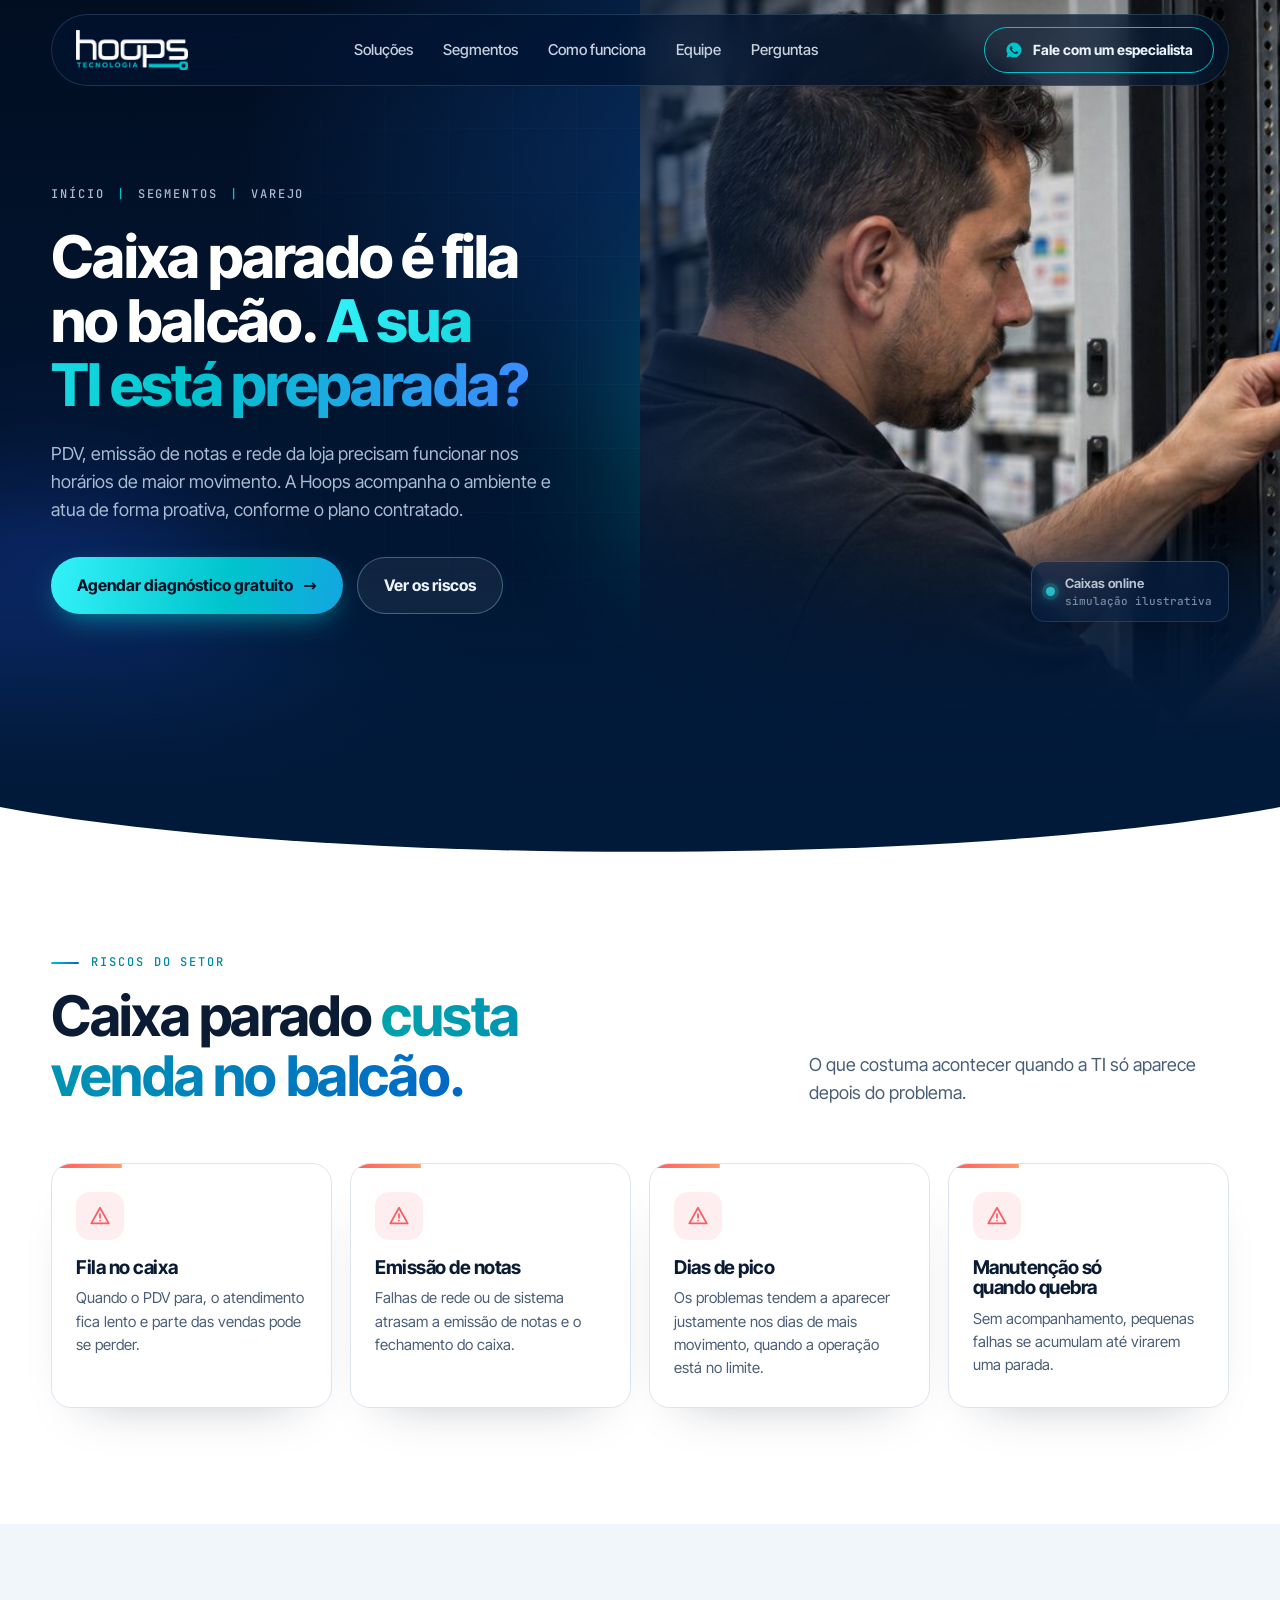
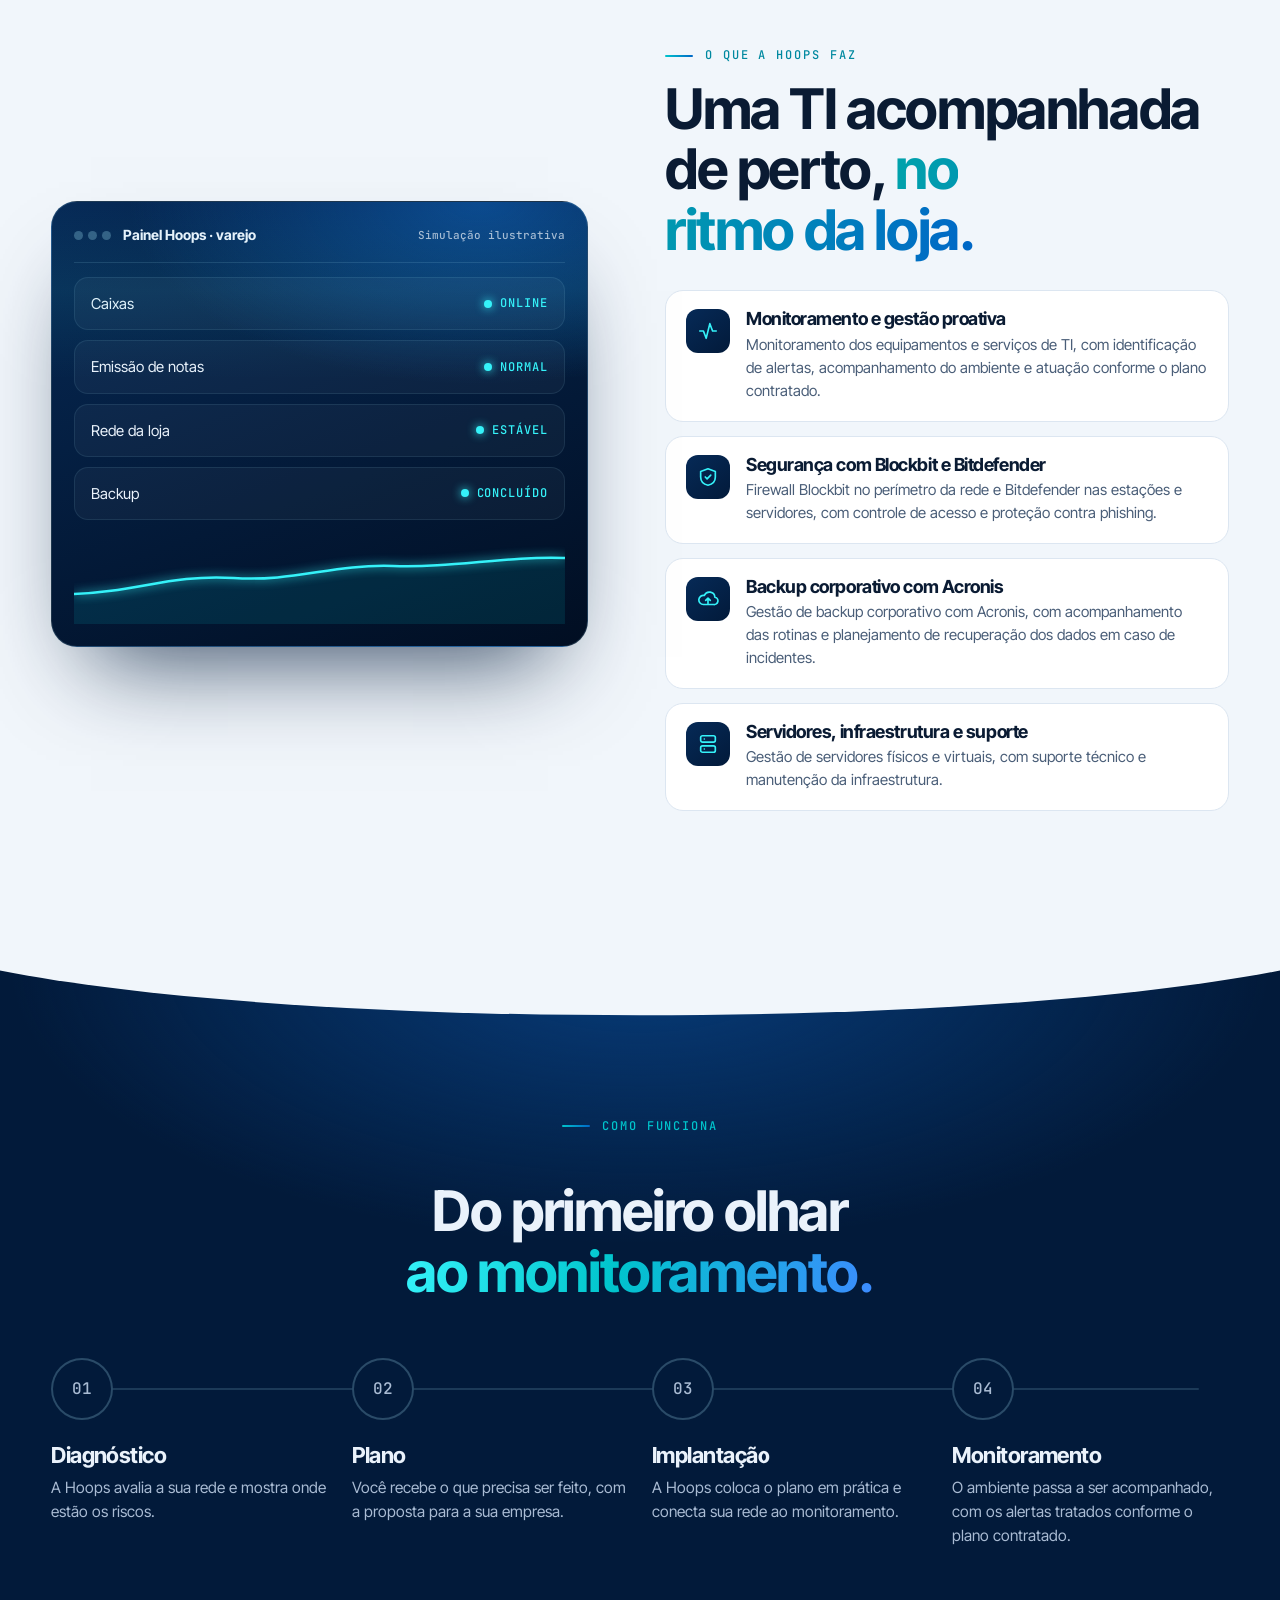
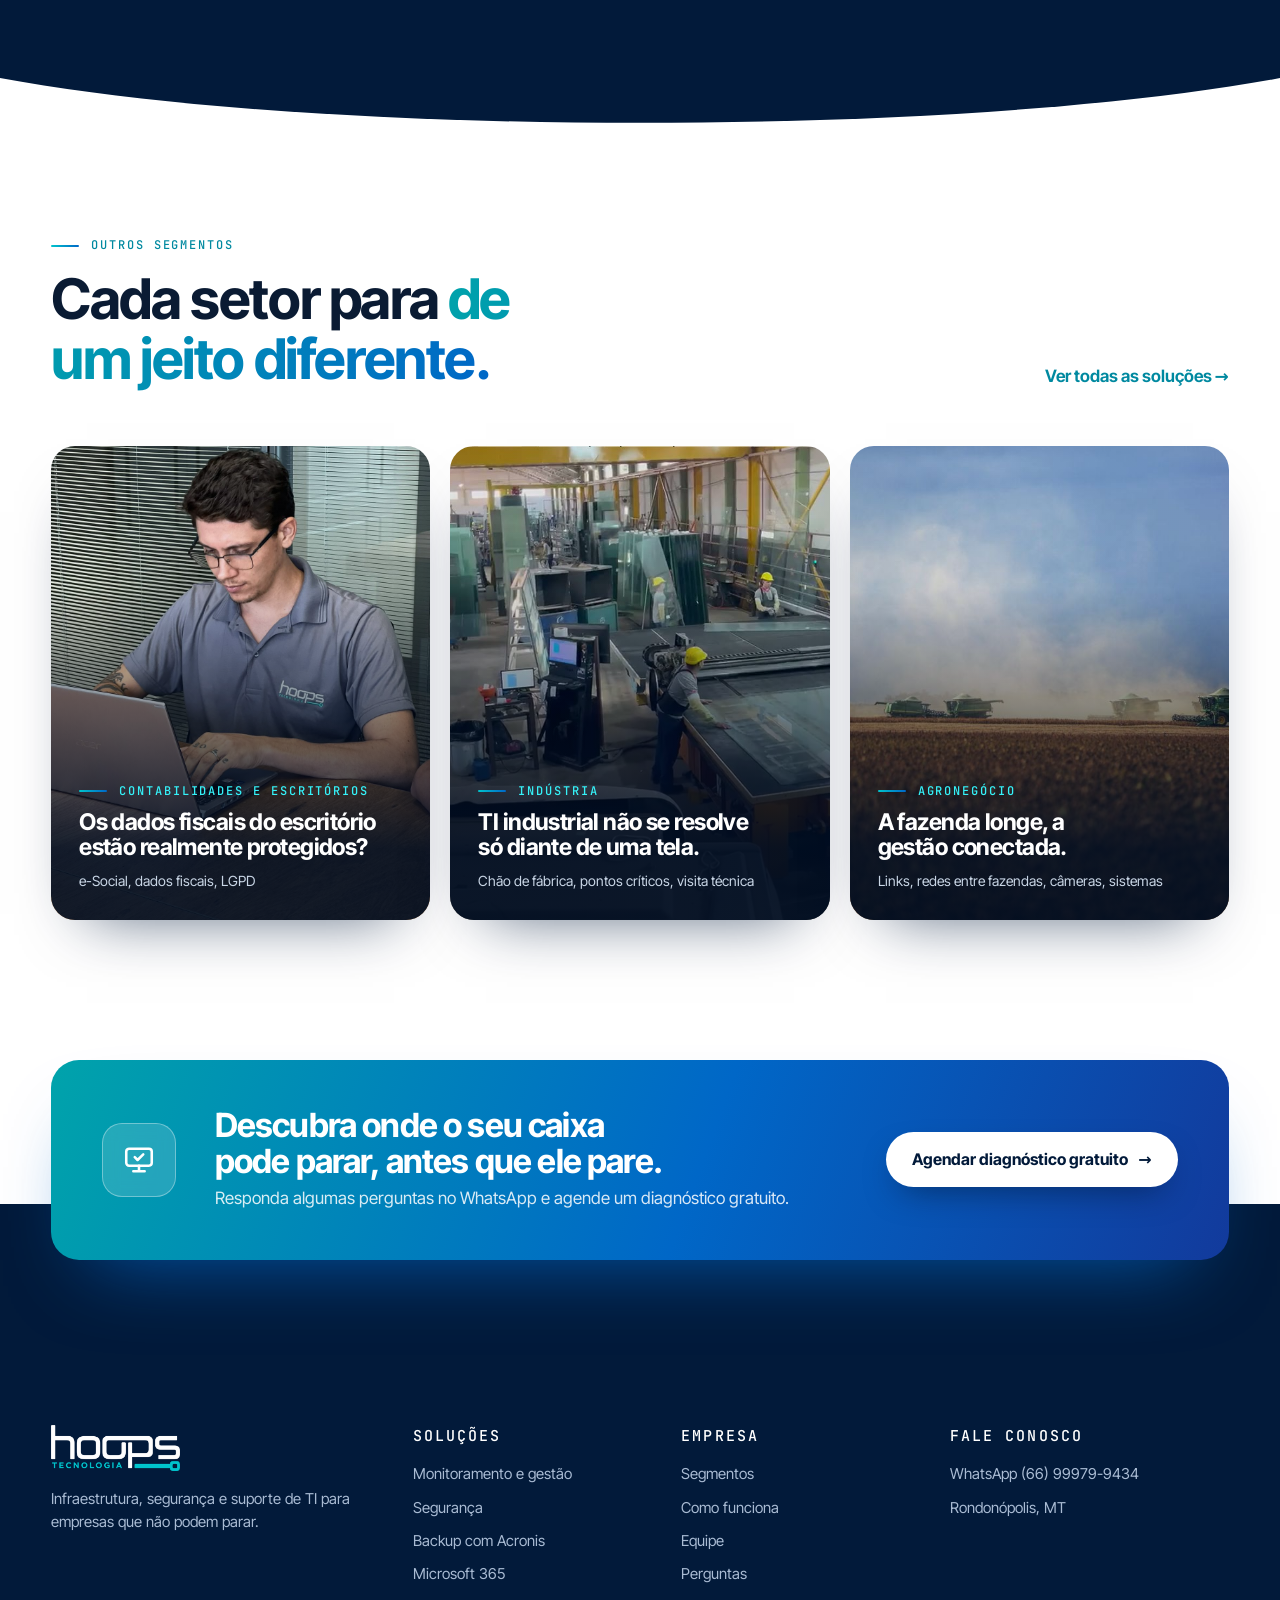
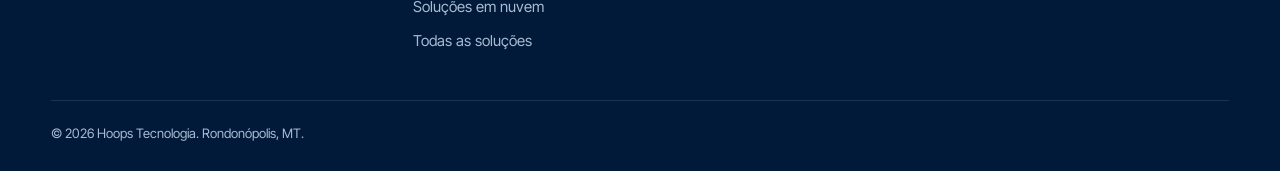
<file: varejo.html>
<!doctype html>
<html lang="pt-BR">
<head>
  <meta charset="utf-8">
  <meta name="viewport" content="width=device-width, initial-scale=1">
  <title>TI para varejo em Rondonópolis | Hoops Tecnologia</title>
  <meta name="description" content="Gestão e suporte de TI para supermercados e lojas em Rondonópolis: PDV, emissão de notas, rede da loja e backup acompanhados de perto. Diagnóstico gratuito pelo WhatsApp.">
  <meta name="robots" content="noindex, nofollow">
  <link rel="canonical" href="https://fariasfelipe30100.github.io/site-hoops/varejo.html">
  <meta property="og:type" content="website">
  <meta property="og:locale" content="pt_BR">
  <meta property="og:site_name" content="Hoops Tecnologia">
  <meta property="og:title" content="TI para varejo em Rondonópolis | Hoops Tecnologia">
  <meta property="og:description" content="Gestão e suporte de TI para supermercados e lojas em Rondonópolis: PDV, emissão de notas, rede da loja e backup acompanhados de perto. Diagnóstico gratuito pelo WhatsApp.">
  <meta property="og:url" content="https://fariasfelipe30100.github.io/site-hoops/varejo.html">
  <meta property="og:image" content="https://fariasfelipe30100.github.io/site-hoops/img/compartilhar.png">
  <meta property="og:image:width" content="1200">
  <meta property="og:image:height" content="630">
  <meta property="og:image:alt" content="Hoops Tecnologia: sua empresa não pode parar por causa da TI.">
  <meta name="twitter:card" content="summary_large_image">
  <meta name="theme-color" content="#010E22">
  <link rel="icon" href="img/icone.png" type="image/png">
  <link rel="apple-touch-icon" href="img/icone.png">
  <link rel="preload" href="fonts/inter-tight-latin-wght-normal.woff2" as="font" type="font/woff2" crossorigin>
  <link rel="stylesheet" href="css/v2.css?v=27">
  <script>document.documentElement.classList.add('js');</script>
</head>
<body class="pagina-setor">
  <a class="pular" href="#conteudo">Pular para o conteúdo</a>

  <header class="topo" data-topo>
    <div class="topo__in">
      <a class="topo__logo" href="index.html" aria-label="Hoops Tecnologia, início"><img src="img/logo-branco.png" alt="Hoops Tecnologia" width="480" height="172"></a>
      <nav class="topo__nav" aria-label="Principal">
        <a href="index.html#solucoes">Soluções</a>
        <a href="index.html#segmentos">Segmentos</a>
        <a href="index.html#como-funciona">Como funciona</a>
        <a href="index.html#equipe">Equipe</a>
        <a href="index.html#perguntas">Perguntas</a>
      </nav>
      <a class="btn btn--linha topo__cta" href="https://wa.me/5566999799434?text=Ol%C3%A1!%20Vim%20do%20site%20e%20quero%20um%20diagn%C3%B3stico%20de%20TI%20para%20o%20meu%20com%C3%A9rcio." target="_blank" rel="noopener"><svg viewBox="0 0 24 24" aria-hidden="true"><path d="M12 2a10 10 0 0 0-8.6 15.1L2 22l5-1.3A10 10 0 1 0 12 2Zm5.3 14.1c-.2.6-1.3 1.2-1.8 1.2-.5.1-1 .2-3.3-.7-2.8-1.1-4.6-4-4.7-4.2-.1-.2-1.1-1.5-1.1-2.9s.7-2 1-2.3c.2-.3.5-.3.7-.3h.5c.2 0 .4 0 .6.5l.8 2c.1.2.1.4 0 .5l-.3.5-.4.4c-.1.2-.3.3-.1.6.2.3.8 1.3 1.7 2.1 1.2 1 2.1 1.3 2.4 1.5.3.1.5.1.6-.1l.9-1.1c.2-.3.4-.2.6-.1l1.9.9c.3.1.5.2.5.3.1.2.1.7-.2 1.3Z"/></svg>Fale com um especialista</a>
      <details class="topo__menu">
        <summary aria-label="Abrir menu"><span></span><span></span></summary>
        <nav aria-label="Principal, celular">
          <a href="index.html#solucoes">Soluções</a>
          <a href="index.html#segmentos">Segmentos</a>
          <a href="index.html#como-funciona">Como funciona</a>
          <a href="index.html#equipe">Equipe</a>
          <a href="index.html#perguntas">Perguntas</a>
          <a class="btn" href="https://wa.me/5566999799434?text=Ol%C3%A1!%20Vim%20do%20site%20e%20quero%20um%20diagn%C3%B3stico%20de%20TI%20para%20o%20meu%20com%C3%A9rcio." target="_blank" rel="noopener">Agendar diagnóstico</a>
        </nav>
      </details>
    </div>
  </header>

  <main id="conteudo">
    <!-- 1. Primeira tela: texto no azul, foto cortada na diagonal -->
    <section class="hero hero--setor escuro" aria-labelledby="hero-titulo">
      <div class="hero__aurora" aria-hidden="true"><i></i><i></i><i></i></div>
      <div class="hero-setor__foto">
        <img src="img/varejo.jpg" alt="Técnico da Hoops em um rack dentro de um supermercado" width="1080" height="680" fetchpriority="high" decoding="async">
        <div class="chip chip--setor" aria-hidden="true"><i></i><b>Caixas online</b><small>simulação ilustrativa</small></div>
      </div>
      <div class="moldura hero-setor__grade">
        <div class="hero__texto">
          <p class="selo-topo"><span><a href="index.html">Início</a></span><span>Segmentos</span><span>Varejo</span></p>
          <h1 id="hero-titulo">Caixa parado é fila no balcão. <span class="destaque">A sua TI está preparada?</span></h1>
          <p class="hero__lead">PDV, emissão de notas e rede da loja precisam funcionar nos horários de maior movimento. A Hoops acompanha o ambiente e atua de forma proativa, conforme o plano contratado.</p>
          <div class="hero__acoes">
            <a class="btn" href="https://wa.me/5566999799434?text=Ol%C3%A1!%20Vim%20do%20site%20e%20quero%20um%20diagn%C3%B3stico%20de%20TI%20para%20o%20meu%20com%C3%A9rcio." target="_blank" rel="noopener">Agendar diagnóstico gratuito <span aria-hidden="true">→</span></a>
            <a class="btn btn--vidro" href="#riscos">Ver os riscos</a>
          </div>
        </div>
      </div>
    </section>

    <!-- 2. Riscos do setor: branco -->
    <section class="claro riscos" id="riscos">
      <svg class="corte corte--topo" viewBox="0 0 1440 90" preserveAspectRatio="none" aria-hidden="true"><path d="M0,0 L1440,0 L1440,20 C1080,90 360,90 0,20 Z"/></svg>
      <div class="moldura">
        <div class="cab">
          <div>
            <p class="rotulo rv">Riscos do setor</p>
            <h2 class="titulo rv">Caixa parado <span class="destaque">custa venda no balcão.</span></h2>
          </div>
          <p class="cab__lead rv">O que costuma acontecer quando a TI só aparece depois do problema.</p>
        </div>
        <div class="riscos__grade">
          <article class="risco rv"><span class="risco__ico"><svg viewBox="0 0 24 24"><path d="M12 3 2.5 20h19L12 3Z"/><path d="M12 10v4M12 17h.01"/></svg></span><h3>Fila no caixa</h3><p>Quando o PDV para, o atendimento fica lento e parte das vendas pode se perder.</p></article>
          <article class="risco rv"><span class="risco__ico"><svg viewBox="0 0 24 24"><path d="M12 3 2.5 20h19L12 3Z"/><path d="M12 10v4M12 17h.01"/></svg></span><h3>Emissão de notas</h3><p>Falhas de rede ou de sistema atrasam a emissão de notas e o fechamento do caixa.</p></article>
          <article class="risco rv"><span class="risco__ico"><svg viewBox="0 0 24 24"><path d="M12 3 2.5 20h19L12 3Z"/><path d="M12 10v4M12 17h.01"/></svg></span><h3>Dias de pico</h3><p>Os problemas tendem a aparecer justamente nos dias de mais movimento, quando a operação está no limite.</p></article>
          <article class="risco rv"><span class="risco__ico"><svg viewBox="0 0 24 24"><path d="M12 3 2.5 20h19L12 3Z"/><path d="M12 10v4M12 17h.01"/></svg></span><h3>Manutenção só quando quebra</h3><p>Sem acompanhamento, pequenas falhas se acumulam até virarem uma parada.</p></article>
        </div>
      </div>
    </section>

    <!-- 3. O que a Hoops faz: gelo, com o painel escuro do NOC -->
    <section class="claro claro--gelo faz">
      <div class="moldura faz__grade">
        <div class="noc rv" aria-hidden="true">
          <div class="noc__topo"><span><i></i><i></i><i></i></span><b>Painel Hoops · varejo</b><small>Simulação ilustrativa</small></div>
          <ul class="noc__lista">
            <li><span>Caixas</span><b><i></i>online</b></li>
            <li><span>Emissão de notas</span><b><i></i>normal</b></li>
            <li><span>Rede da loja</span><b><i></i>estável</b></li>
            <li><span>Backup</span><b><i></i>concluído</b></li>
          </ul>
          <svg class="noc__grafico" viewBox="0 0 400 90" preserveAspectRatio="none"><path class="noc__area" d="M0,60 C50,58 80,40 130,44 C180,48 210,30 260,32 C310,34 350,22 400,24 L400,90 L0,90 Z"/><path class="noc__linha" d="M0,60 C50,58 80,40 130,44 C180,48 210,30 260,32 C310,34 350,22 400,24"/></svg>
        </div>
        <div>
          <p class="rotulo rv">O que a Hoops faz</p>
          <h2 class="titulo rv">Uma TI acompanhada de perto, <span class="destaque">no ritmo da loja.</span></h2>
          <ul class="faz__lista">
            <li class="rv"><span class="ico"><svg viewBox="0 0 24 24"><path d="M3 12h4l3 8 4-16 3 8h4"/></svg></span><div><h3>Monitoramento e gestão proativa</h3><p>Monitoramento dos equipamentos e serviços de TI, com identificação de alertas, acompanhamento do ambiente e atuação conforme o plano contratado.</p></div></li>
            <li class="rv"><span class="ico"><svg viewBox="0 0 24 24"><path d="M12 3 20 6v6c0 5-3.5 8-8 9-4.5-1-8-4-8-9V6l8-3Z"/><path d="m9 12 2 2 4-4"/></svg></span><div><h3>Segurança com Blockbit e Bitdefender</h3><p>Firewall Blockbit no perímetro da rede e Bitdefender nas estações e servidores, com controle de acesso e proteção contra phishing.</p></div></li>
            <li class="rv"><span class="ico"><svg viewBox="0 0 24 24"><path d="M7 18a5 5 0 1 1 1-9.9A6 6 0 0 1 19.5 10 4 4 0 0 1 18 18H7Z"/><path d="m12 11 0 6M9.5 13.5 12 11l2.5 2.5"/></svg></span><div><h3>Backup corporativo com Acronis</h3><p>Gestão de backup corporativo com Acronis, com acompanhamento das rotinas e planejamento de recuperação dos dados em caso de incidentes.</p></div></li>
            <li class="rv"><span class="ico"><svg viewBox="0 0 24 24"><rect x="4" y="3" width="16" height="7" rx="2"/><rect x="4" y="14" width="16" height="7" rx="2"/><path d="M8 6.5h.01M8 17.5h.01"/></svg></span><div><h3>Servidores, infraestrutura e suporte</h3><p>Gestão de servidores físicos e virtuais, com suporte técnico e manutenção da infraestrutura.</p></div></li>
          </ul>
        </div>
      </div>
    </section>

    <!-- Como funciona -->
    <section class="escuro processo" id="como-funciona">
      <svg class="corte corte--gelo" viewBox="0 0 1440 90" preserveAspectRatio="none" aria-hidden="true"><path d="M0,0 L1440,0 L1440,10 C1100,80 340,80 0,10 Z"/></svg>
      <div class="moldura">
        <div class="cab cab--centro">
          <p class="rotulo rv">Como funciona</p>
          <h2 class="titulo rv">Do primeiro olhar <span class="destaque">ao monitoramento.</span></h2>
        </div>
        <ol class="etapas" data-etapas>
          <li class="rv"><span class="etapa__num">01</span><h3>Diagnóstico</h3><p>A Hoops avalia a sua rede e mostra onde estão os riscos.</p></li>
          <li class="rv"><span class="etapa__num">02</span><h3>Plano</h3><p>Você recebe o que precisa ser feito, com a proposta para a sua empresa.</p></li>
          <li class="rv"><span class="etapa__num">03</span><h3>Implantação</h3><p>A Hoops coloca o plano em prática e conecta sua rede ao monitoramento.</p></li>
          <li class="rv"><span class="etapa__num">04</span><h3>Monitoramento</h3><p>O ambiente passa a ser acompanhado, com os alertas tratados conforme o plano contratado.</p></li>
        </ol>
      </div>
    </section>

    <!-- Outros segmentos -->
    <section class="claro segmentos" id="segmentos">
      <svg class="corte corte--escuro" viewBox="0 0 1440 90" preserveAspectRatio="none" aria-hidden="true"><path d="M0,0 L1440,0 L1440,20 C1080,90 360,90 0,20 Z"/></svg>
      <div class="moldura">
        <div class="cab">
          <div>
            <p class="rotulo rv">Outros segmentos</p>
            <h2 class="titulo rv">Cada setor para <span class="destaque">de um jeito diferente.</span></h2>
          </div>
          <a class="cab__link rv" href="solucoes.html">Ver todas as soluções <span aria-hidden="true">→</span></a>
        </div>
        <div class="setores">
          <a class="setor rv" href="contabilidades.html">
            <img src="img/escritorio.jpg" alt="Especialista da Hoops trabalhando em um notebook" width="1080" height="640" loading="lazy" decoding="async">
            <div class="setor__texto"><p class="rotulo">Contabilidades e escritórios</p><h3>Os dados fiscais do escritório estão realmente protegidos?</h3><span class="setor__temas">e-Social, dados fiscais, LGPD</span></div>
          </a>
          <a class="setor rv" href="industria.html">
            <img src="img/industria.jpg" alt="Chão de fábrica durante visita técnica da Hoops" width="758" height="878" loading="lazy" decoding="async">
            <div class="setor__texto"><p class="rotulo">Indústria</p><h3>TI industrial não se resolve só diante de uma tela.</h3><span class="setor__temas">Chão de fábrica, pontos críticos, visita técnica</span></div>
          </a>
          <a class="setor rv" href="agro.html">
            <img src="img/agro.jpg" alt="Colheita de soja em uma grande fazenda" width="1080" height="720" loading="lazy" decoding="async">
            <div class="setor__texto"><p class="rotulo">Agronegócio</p><h3>A fazenda longe, a gestão conectada.</h3><span class="setor__temas">Links, redes entre fazendas, câmeras, sistemas</span></div>
          </a>
        </div>
      </div>
    </section>

    <!-- Chamada final -->
    <section class="chamada chamada--branco" id="diagnostico" aria-labelledby="chamada-titulo">
      <div class="moldura">
        <div class="chamada__caixa rv">
          <div class="chamada__brilho" aria-hidden="true"></div>
          <span class="chamada__ico" aria-hidden="true"><svg viewBox="0 0 24 24"><rect x="3" y="4" width="18" height="12" rx="2"/><path d="M8 20h8M12 16v4"/><path d="m9 10 2 2 4-4"/></svg></span>
          <h2 id="chamada-titulo">Descubra onde o seu caixa pode parar, antes que ele pare.</h2>
          <p>Responda algumas perguntas no WhatsApp e agende um diagnóstico gratuito.</p>
          <a class="btn btn--branco" href="https://wa.me/5566999799434?text=Ol%C3%A1!%20Vim%20do%20site%20e%20quero%20um%20diagn%C3%B3stico%20de%20TI%20para%20o%20meu%20com%C3%A9rcio." target="_blank" rel="noopener">Agendar diagnóstico gratuito <span aria-hidden="true">→</span></a>
        </div>
      </div>
    </section>
  </main>

  <footer class="rodape escuro">
    <div class="moldura rodape__grade">
      <div>
        <img src="img/logo-branco.png" alt="Hoops Tecnologia" width="480" height="172" loading="lazy">
        <p>Infraestrutura, segurança e suporte de TI para empresas que não podem parar.</p>
      </div>
      <div><p class="rodape__titulo">Soluções</p><ul><li><a href="solucoes.html#monitoramento">Monitoramento e gestão</a></li><li><a href="solucoes.html#seguranca">Segurança</a></li><li><a href="solucoes.html#backup">Backup com Acronis</a></li><li><a href="solucoes.html#microsoft-365">Microsoft 365</a></li><li><a href="solucoes.html#nuvem">Soluções em nuvem</a></li><li><a href="solucoes.html">Todas as soluções</a></li></ul></div>
      <div><p class="rodape__titulo">Empresa</p><ul><li><a href="index.html#segmentos">Segmentos</a></li><li><a href="index.html#como-funciona">Como funciona</a></li><li><a href="index.html#equipe">Equipe</a></li><li><a href="index.html#perguntas">Perguntas</a></li></ul></div>
      <div><p class="rodape__titulo">Fale conosco</p><ul><li><a href="https://wa.me/5566999799434?text=Ol%C3%A1!%20Vim%20do%20site%20e%20quero%20um%20diagn%C3%B3stico%20de%20TI%20para%20o%20meu%20com%C3%A9rcio." target="_blank" rel="noopener">WhatsApp (66) 99979-9434</a></li><li>Rondonópolis, MT</li></ul></div>
    </div>
    <p class="moldura rodape__base">© <span data-ano>2026</span> Hoops Tecnologia. Rondonópolis, MT.</p>
  </footer>

  <a class="wa-flutuante" href="https://wa.me/5566999799434?text=Ol%C3%A1!%20Vim%20do%20site%20e%20quero%20um%20diagn%C3%B3stico%20de%20TI%20para%20o%20meu%20com%C3%A9rcio." target="_blank" rel="noopener" aria-label="Falar com a Hoops no WhatsApp"><svg viewBox="0 0 24 24" aria-hidden="true"><path d="M12 2a10 10 0 0 0-8.6 15.1L2 22l5-1.3A10 10 0 1 0 12 2Zm5.3 14.1c-.2.6-1.3 1.2-1.8 1.2-.5.1-1 .2-3.3-.7-2.8-1.1-4.6-4-4.7-4.2-.1-.2-1.1-1.5-1.1-2.9s.7-2 1-2.3c.2-.3.5-.3.7-.3h.5c.2 0 .4 0 .6.5l.8 2c.1.2.1.4 0 .5l-.3.5-.4.4c-.1.2-.3.3-.1.6.2.3.8 1.3 1.7 2.1 1.2 1 2.1 1.3 2.4 1.5.3.1.5.1.6-.1l.9-1.1c.2-.3.4-.2.6-.1l1.9.9c.3.1.5.2.5.3.1.2.1.7-.2 1.3Z"/></svg></a>

  <script src="js/v2.js?v=27" defer></script>
</body>
</html>
</file>
<file: css/v2.css>
/* Hoops Tecnologia, novo visual (prévia v2).
   Divisão de cores: seções escuras (.escuro) e claras (.claro, .claro--gelo) alternadas,
   com cortes curvos e diagonais entre elas. */

@font-face { font-family: 'Inter Tight'; src: url('../fonts/inter-tight-latin-wght-normal.woff2') format('woff2'); font-weight: 100 900; font-display: swap; unicode-range: U+0000-00FF, U+0131, U+0152-0153, U+02BB-02BC, U+02C6, U+02DA, U+02DC, U+2000-206F, U+20AC, U+2122, U+2191, U+2193, U+2212, U+2215, U+FEFF, U+FFFD; }
@font-face { font-family: 'Inter Tight'; src: url('../fonts/inter-tight-latin-ext-wght-normal.woff2') format('woff2'); font-weight: 100 900; font-display: swap; unicode-range: U+0100-02AF, U+0304, U+0308, U+0329, U+1E00-1E9F, U+1EF2-1EFF, U+2020, U+20A0-20AB, U+20AD-20C0, U+2113, U+2C60-2C7F, U+A720-A7FF; }
@font-face { font-family: 'JetBrains Mono'; src: url('../fonts/jetbrains-mono-latin-500-normal.woff2') format('woff2'); font-weight: 500; font-display: swap; }

:root {
  --noite: #010E22;
  --marinho: #021A3A;
  --marinho-2: #062A57;
  --azul: #0067C7;
  --ciano: #00C4CC;
  --brilho: #35F2F9;
  --alerta: #FF5A5F;
  --branco: #FFFFFF;
  --gelo: #F1F6FB;
  --tinta: #0A1B33;
  --tinta-2: #4A5E78;
  --linha-clara: #DCE6F1;
  --texto-escuro: #EAF2FB;
  --suave-escuro: #A9BBD3;
  --gut: clamp(18px, 4vw, 56px);
  --moldura: 1240px;
  --raio: 20px;
  --ease: cubic-bezier(0.2, 0.8, 0.2, 1);
  --fonte: 'Inter Tight', system-ui, -apple-system, 'Segoe UI', sans-serif;
  --mono: 'JetBrains Mono', ui-monospace, Consolas, monospace;
}

*, *::before, *::after { box-sizing: border-box; }
html { scroll-behavior: smooth; scroll-padding-top: 96px; -webkit-text-size-adjust: 100%; }
body { margin: 0; font-family: var(--fonte); font-size: 17px; line-height: 1.55; color: var(--tinta); background: var(--noite); overflow-x: clip; -webkit-font-smoothing: antialiased; }
img { max-width: 100%; display: block; }
a { color: inherit; }
h1, h2, h3 { margin: 0; line-height: 1.08; letter-spacing: -0.025em; text-wrap: balance; }
p { margin: 0; }
svg { flex: none; }

.moldura { width: min(100% - 2 * var(--gut), var(--moldura)); margin-inline: auto; }
.pular { position: absolute; left: 16px; top: -60px; z-index: 100; padding: 10px 16px; border-radius: 10px; background: var(--ciano); color: var(--noite); font-weight: 700; }
.pular:focus { top: 16px; }
:focus-visible { outline: 2px solid var(--brilho); outline-offset: 3px; border-radius: 8px; }

/* Cores das seções */
.escuro { background: var(--marinho); color: var(--texto-escuro); }
.claro { background: var(--branco); color: var(--tinta); }
.claro--gelo { background: var(--gelo); }

.rotulo { font-family: var(--mono); font-size: 12px; font-weight: 500; letter-spacing: 0.16em; text-transform: uppercase; color: var(--ciano); display: inline-flex; align-items: center; gap: 12px; margin: 0 0 14px; }
.rotulo::before { content: ''; width: 28px; height: 2px; border-radius: 2px; background: linear-gradient(90deg, var(--ciano), var(--azul)); }
.claro .rotulo { color: #0089A0; }
.titulo { font-size: clamp(32px, 4.4vw, 56px); font-weight: 700; }
.destaque { background: linear-gradient(100deg, var(--brilho), var(--ciano) 45%, #3D8BFF); -webkit-background-clip: text; background-clip: text; color: transparent; }
.claro .destaque { background-image: linear-gradient(100deg, #00A3AB, var(--azul)); }
.cab { display: flex; align-items: flex-end; justify-content: space-between; gap: 32px 64px; margin-bottom: clamp(36px, 5vw, 56px); }
.cab > div { max-width: 640px; }
.cab__lead { max-width: 420px; color: var(--tinta-2); font-size: 18px; }
.escuro .cab__lead { color: var(--suave-escuro); }
.cab--centro { flex-direction: column; align-items: center; text-align: center; }
.cab--centro .titulo { max-width: 820px; }

/* Botões */
.btn { --bg: linear-gradient(100deg, var(--brilho), var(--ciano) 60%, #13A6E0); position: relative; display: inline-flex; align-items: center; gap: 10px; padding: 15px 26px; border-radius: 999px; background: var(--bg); color: var(--noite); font-weight: 700; font-size: 16px; text-decoration: none; border: 0; box-shadow: 0 10px 30px -10px rgba(0, 196, 204, 0.75); transition: transform 0.3s var(--ease), box-shadow 0.3s var(--ease); overflow: hidden; isolation: isolate; }
.btn::after { content: ''; position: absolute; inset: 0; z-index: -1; background: linear-gradient(110deg, transparent 30%, rgba(255, 255, 255, 0.6) 50%, transparent 70%); transform: translateX(-120%); transition: transform 0.7s var(--ease); }
.btn:hover { transform: translateY(-2px); box-shadow: 0 16px 40px -12px rgba(0, 196, 204, 0.9); }
.btn:hover::after { transform: translateX(120%); }
.btn span { transition: transform 0.3s var(--ease); }
.btn:hover span { transform: translateX(4px); }
.btn--vidro { background: rgba(255, 255, 255, 0.06); color: var(--texto-escuro); border: 1px solid rgba(160, 220, 240, 0.35); box-shadow: none; backdrop-filter: blur(10px); }
.btn--vidro:hover { box-shadow: 0 0 0 1px var(--ciano) inset; }
.btn--linha { background: transparent; color: var(--texto-escuro); border: 1.5px solid var(--ciano); box-shadow: none; padding: 11px 20px; font-size: 14px; }
.btn--linha svg { width: 18px; height: 18px; fill: var(--ciano); }
.btn--branco { background: var(--branco); color: var(--marinho); box-shadow: 0 14px 34px -14px rgba(1, 14, 34, 0.6); }

/* Cabeçalho */
.topo { position: fixed; inset: 14px 0 auto; z-index: 50; pointer-events: none; }
.topo__in { pointer-events: auto; width: min(100% - 2 * var(--gut), 1320px); margin-inline: auto; display: flex; align-items: center; gap: 28px; padding: 12px 14px 12px 24px; border-radius: 999px; border: 1px solid transparent; transition: background 0.4s var(--ease), border-color 0.4s, padding 0.4s var(--ease), box-shadow 0.4s; }
.topo--rolado .topo__in { background: rgba(2, 20, 46, 0.72); border-color: rgba(160, 220, 240, 0.16); backdrop-filter: blur(18px) saturate(1.4); -webkit-backdrop-filter: blur(18px) saturate(1.4); box-shadow: 0 18px 40px -20px rgba(0, 0, 0, 0.6); }
.topo__logo img { height: 40px; width: auto; }
.topo__nav { display: flex; gap: 30px; margin-inline: auto; }
.topo__nav a { position: relative; color: var(--texto-escuro); text-decoration: none; font-size: 15px; font-weight: 500; opacity: 0.85; }
.topo__nav a::after { content: ''; position: absolute; left: 0; right: 0; bottom: -6px; height: 2px; border-radius: 2px; background: var(--ciano); transform: scaleX(0); transition: transform 0.3s var(--ease); }
.topo__nav a:hover { opacity: 1; }
.topo__nav a:hover::after, .topo__nav a.ativo::after { transform: scaleX(1); }
.topo__menu { display: none; }

/* 1. Primeira tela */
.hero { position: relative; min-height: 100vh; min-height: 100svh; padding: clamp(120px, 15vh, 160px) 0 0; overflow: hidden; isolation: isolate; background: radial-gradient(1200px 600px at 75% 20%, #0A3A78 0%, transparent 60%), radial-gradient(900px 500px at 0% 100%, #052C5C 0%, transparent 60%), linear-gradient(180deg, var(--noite), var(--marinho)); }
.hero::before { content: ''; position: absolute; inset: 0; z-index: -1; background-image: linear-gradient(rgba(120, 200, 240, 0.06) 1px, transparent 1px), linear-gradient(90deg, rgba(120, 200, 240, 0.06) 1px, transparent 1px); background-size: 64px 64px; mask-image: radial-gradient(ellipse at 70% 40%, #000 0%, transparent 70%); -webkit-mask-image: radial-gradient(ellipse at 70% 40%, #000 0%, transparent 70%); }
.hero__aurora { position: absolute; inset: 0; z-index: -1; pointer-events: none; }
.hero__aurora i { position: absolute; border-radius: 50%; filter: blur(70px); opacity: 0.55; animation: flutua 16s ease-in-out infinite alternate; }
.hero__aurora i:nth-child(1) { width: 520px; height: 520px; right: -120px; top: 40px; background: #0067C7; }
.hero__aurora i:nth-child(2) { width: 380px; height: 380px; right: 22%; top: 30%; background: #00A3AB; opacity: 0.35; animation-duration: 20s; }
.hero__aurora i:nth-child(3) { width: 420px; height: 420px; left: -160px; bottom: -120px; background: #1D3FB8; opacity: 0.4; animation-duration: 24s; }
@keyframes flutua { to { transform: translate(-60px, 40px) scale(1.12); } }
.hero__onda { position: absolute; left: 0; right: 0; bottom: 0; width: 100%; height: 42%; z-index: -1; }
.onda { fill: url(#gOnda); }
.onda--1 { opacity: 0.18; animation: onda 14s ease-in-out infinite alternate; transform-origin: center bottom; }
.onda--2 { opacity: 0.12; animation: onda 18s ease-in-out infinite alternate-reverse; transform-origin: center bottom; }
@keyframes onda { to { transform: translateX(-4%) scaleY(1.18); } }

.hero__grade { display: grid; grid-template-columns: 1.15fr 1fr; align-items: center; gap: 24px; }
.selo-topo { display: flex; flex-wrap: wrap; gap: 0; font-family: var(--mono); font-size: 12px; letter-spacing: 0.16em; text-transform: uppercase; color: var(--suave-escuro); margin-bottom: 22px; }
.selo-topo span + span::before { content: '|'; margin: 0 12px; color: var(--ciano); }
.hero h1 { font-size: clamp(40px, 5vw, 64px); font-weight: 750; letter-spacing: -0.03em; color: var(--branco); }
.hero h1 .linha { display: block; }
.hero__lead { margin-top: 24px; max-width: 520px; font-size: clamp(17px, 1.4vw, 20px); color: var(--suave-escuro); }
.hero__acoes { display: flex; flex-wrap: wrap; gap: 14px; margin-top: 34px; }

.hero__cena { position: relative; aspect-ratio: 600 / 560; max-width: 640px; justify-self: end; width: 100%; }
.hero__cena > svg { width: 100%; height: 100%; overflow: visible; filter: drop-shadow(0 40px 60px rgba(0, 20, 60, 0.6)); }
.hero__cena .base { fill: rgba(6, 42, 87, 0.55); }
.hero__cena .base-borda { fill: none; stroke: rgba(53, 242, 249, 0.55); stroke-width: 1.2; }
.hero__cena .grade { stroke: rgba(53, 242, 249, 0.14); stroke-width: 1; fill: none; }
.hero__cena .f-topo { fill: #11498C; stroke: rgba(53, 242, 249, 0.5); stroke-width: 0.8; }
.hero__cena .f-esq { fill: #072B5C; stroke: rgba(53, 242, 249, 0.22); stroke-width: 0.8; }
.hero__cena .f-dir { fill: #041D42; stroke: rgba(53, 242, 249, 0.18); stroke-width: 0.8; }
.hero__cena .gaveta { fill: #0A3369; }
.hero__cena .ranhura { stroke: rgba(53, 242, 249, 0.12); stroke-width: 1; fill: none; }
.hero__cena .led { stroke: var(--brilho); stroke-width: 2.4; stroke-linecap: round; fill: none; animation: pisca 2.6s steps(2, jump-none) infinite; filter: drop-shadow(0 0 3px var(--brilho)); }
.hero__cena .led--alerta { stroke: #FFB547; filter: drop-shadow(0 0 3px #FFB547); }
@keyframes pisca { 0%, 60% { opacity: 1; } 61%, 100% { opacity: 0.25; } }
.hero__cena .fio { fill: none; stroke: rgba(53, 242, 249, 0.16); stroke-width: 1.2; stroke-dasharray: 3 5; }
.hero__cena .pulso { fill: none; stroke: var(--brilho); stroke-width: 2.4; stroke-linecap: round; stroke-dasharray: 18 400; stroke-dashoffset: 418; animation: sobe 3.2s cubic-bezier(0.5, 0, 0.3, 1) infinite; filter: drop-shadow(0 0 4px var(--brilho)); }
@keyframes sobe { to { stroke-dashoffset: 0; } }
.hero__cena .nuvem { animation: paira 6s ease-in-out infinite alternate; }
@keyframes paira { to { transform: translateY(-10px); } }
.hero__cena .brilho-chao { animation: respira 5s ease-in-out infinite alternate; }
@keyframes respira { from { opacity: 0.6; } to { opacity: 1; } }

.chip { position: absolute; display: grid; grid-template-columns: auto 1fr; column-gap: 10px; align-items: center; padding: 11px 16px 11px 14px; border-radius: 14px; background: rgba(8, 36, 76, 0.55); border: 1px solid rgba(160, 220, 240, 0.25); backdrop-filter: blur(14px); -webkit-backdrop-filter: blur(14px); box-shadow: 0 20px 40px -18px rgba(0, 0, 0, 0.7); font-size: 13px; color: var(--texto-escuro); animation: paira 5s ease-in-out infinite alternate; }
.chip i { grid-row: span 2; width: 9px; height: 9px; border-radius: 50%; background: var(--brilho); box-shadow: 0 0 0 4px rgba(53, 242, 249, 0.18), 0 0 12px var(--brilho); }
.chip b { font-weight: 650; }
.chip small { color: var(--suave-escuro); font-family: var(--mono); font-size: 11px; }
.chip--a { left: -2%; top: 18%; }
.chip--b { right: 0; top: 46%; animation-delay: -2s; }
.chip--c { left: 8%; bottom: 10%; animation-delay: -3.5s; }
.chip--c i { background: #FFB547; box-shadow: 0 0 0 4px rgba(255, 181, 71, 0.18), 0 0 12px #FFB547; }
.selo-ilustra { position: absolute; right: 4px; bottom: 0; font-family: var(--mono); font-size: 11px; color: rgba(169, 187, 211, 0.7); }

.beneficios { list-style: none; padding: 0; margin-top: clamp(40px, 6vh, 64px); margin-bottom: 0; display: grid; grid-template-columns: repeat(4, 1fr); border-radius: 22px; border: 1px solid rgba(160, 220, 240, 0.18); background: linear-gradient(180deg, rgba(10, 46, 94, 0.55), rgba(4, 24, 54, 0.55)); backdrop-filter: blur(16px); -webkit-backdrop-filter: blur(16px); position: relative; top: 1px; }
.beneficios li { display: flex; align-items: center; gap: 14px; padding: 22px 24px; font-size: 15px; font-weight: 550; color: var(--texto-escuro); line-height: 1.3; }
.beneficios li + li { border-left: 1px solid rgba(160, 220, 240, 0.14); }
.ico { display: grid; place-items: center; width: 44px; height: 44px; border-radius: 12px; background: rgba(0, 196, 204, 0.1); border: 1px solid rgba(0, 196, 204, 0.35); flex: none; }
.ico svg, .card__ico svg, .chamada__ico svg { width: 22px; height: 22px; fill: none; stroke: var(--brilho); stroke-width: 1.8; stroke-linecap: round; stroke-linejoin: round; }

/* 2. Clientes */
.clientes { padding: clamp(44px, 6vw, 72px) 0 clamp(70px, 8vw, 110px); background: var(--marinho); text-align: center; }
.clientes .rotulo { color: var(--suave-escuro); }
.clientes .rotulo::before { display: none; }
.clientes__faixa { margin-top: 18px; overflow: hidden; -webkit-mask-image: linear-gradient(90deg, transparent, #000 10%, #000 90%, transparent); mask-image: linear-gradient(90deg, transparent, #000 10%, #000 90%, transparent); }
.clientes__trilho { display: flex; width: max-content; animation: corre 50s linear infinite; }
@keyframes corre { to { transform: translateX(-50%); } }
.clientes__lista { display: flex; align-items: center; gap: clamp(44px, 5vw, 76px); margin: 0; padding: 0 clamp(22px, 2.5vw, 38px); list-style: none; }
.clientes__lista li { flex: none; height: 70px; display: flex; align-items: center; }
.clientes__lista img { height: var(--h, 40px); width: auto; max-width: 230px; opacity: 0.7; transition: opacity 0.3s, transform 0.3s var(--ease); }
.clientes__lista li:hover img { opacity: 1; transform: scale(1.06); }

/* Cortes curvos entre cores */
.corte { position: absolute; left: 0; top: -1px; width: 100%; height: clamp(40px, 6vw, 90px); }
.corte--topo path { fill: var(--marinho); }
.corte--claro path { fill: var(--branco); }

/* 3. Soluções */
.solucoes, .processo { position: relative; padding: clamp(110px, 12vw, 170px) 0 clamp(80px, 9vw, 120px); }
.cards { display: grid; grid-template-columns: repeat(3, 1fr); gap: 20px; }
.card { --x: 50%; --y: 50%; position: relative; display: flex; flex-direction: column; gap: 12px; padding: 30px 28px 52px; border-radius: var(--raio); background: var(--branco); border: 1px solid var(--linha-clara); box-shadow: 0 1px 0 rgba(10, 27, 51, 0.03), 0 24px 50px -36px rgba(10, 27, 51, 0.35); transition: transform 0.4s var(--ease), box-shadow 0.4s var(--ease), border-color 0.4s; overflow: hidden; isolation: isolate; }
.card::before { content: ''; position: absolute; inset: 0; z-index: -1; background: radial-gradient(380px circle at var(--x) var(--y), rgba(0, 196, 204, 0.12), transparent 60%); opacity: 0; transition: opacity 0.4s; }
.card::after { content: ''; position: absolute; inset: 0; border-radius: inherit; padding: 1.5px; background: linear-gradient(130deg, var(--ciano), var(--azul)); -webkit-mask: linear-gradient(#000 0 0) content-box, linear-gradient(#000 0 0); -webkit-mask-composite: xor; mask-composite: exclude; opacity: 0; transition: opacity 0.4s; pointer-events: none; }
.card:hover { transform: translateY(-6px); box-shadow: 0 34px 60px -32px rgba(0, 103, 199, 0.45); border-color: transparent; }
.card:hover::before, .card:hover::after { opacity: 1; }
.card__ico { display: grid; place-items: center; width: 54px; height: 54px; border-radius: 15px; background: linear-gradient(140deg, var(--marinho-2), var(--marinho)); box-shadow: 0 12px 24px -12px rgba(2, 26, 58, 0.8); margin-bottom: 8px; transition: transform 0.4s var(--ease); }
.card:hover .card__ico { transform: rotate(-6deg) scale(1.06); }
.card h3 { font-size: 21px; font-weight: 700; }
.card p { color: var(--tinta-2); font-size: 15.5px; }
.card__seta { position: absolute; right: 26px; bottom: 24px; color: #0089A0; font-size: 20px; transition: transform 0.3s var(--ease); }
.card:hover .card__seta { transform: translateX(5px); }
.card--destaque { padding-bottom: 28px; }
.card--destaque { background: linear-gradient(150deg, var(--marinho-2), var(--marinho) 70%); color: var(--texto-escuro); border-color: transparent; }
.card--destaque p { color: var(--suave-escuro); }
.card--destaque .card__ico { background: linear-gradient(140deg, var(--ciano), var(--azul)); }
.card--destaque .card__ico svg { stroke: var(--branco); }
.card__link { margin-top: auto; padding-top: 8px; color: var(--brilho); font-weight: 650; text-decoration: none; }

/* 4. Parceria: diagonal */
.parceria { position: relative; display: grid; grid-template-columns: 1fr 1fr; min-height: 620px; overflow: hidden; background: linear-gradient(120deg, var(--marinho) 40%, #04305F); }
.parceria__foto { position: relative; clip-path: polygon(0 0, 100% 0, 84% 100%, 0 100%); overflow: hidden; }
.parceria__foto img { width: 100%; height: 115%; object-fit: cover; transform: translateY(var(--desloca, 0px)); }
.parceria__foto::after { content: ''; position: absolute; inset: 0; background: linear-gradient(90deg, rgba(2, 26, 58, 0) 50%, rgba(2, 26, 58, 0.55)), linear-gradient(0deg, rgba(0, 103, 199, 0.25), transparent 50%); }
/* Linha na borda diagonal da foto: mesma geometria do recorte (100% no topo, 84% embaixo) */
.parceria::after { content: ''; position: absolute; top: 0; bottom: 0; left: 0; width: 50%; z-index: 1; pointer-events: none; }
.parceria::after { background: linear-gradient(180deg, var(--brilho), var(--azul)); clip-path: polygon(calc(100% - 3px) 0, calc(100% + 3px) 0, calc(84% + 3px) 100%, calc(84% - 3px) 100%); }
.parceria__texto { padding: clamp(60px, 8vw, 110px) var(--gut) clamp(60px, 8vw, 110px) clamp(24px, 4vw, 60px); align-self: center; max-width: 620px; }
.pilares { list-style: none; padding: 0; margin: 34px 0 0; display: grid; gap: 14px; counter-reset: pilar; }
.pilares li { position: relative; counter-increment: pilar; display: grid; grid-template-columns: auto 1fr; gap: 18px; align-items: center; padding: 20px 52px 20px 22px; border-radius: 20px; background: linear-gradient(135deg, rgba(255, 255, 255, 0.075), rgba(255, 255, 255, 0.015)); border: 1px solid rgba(160, 220, 240, 0.14); backdrop-filter: blur(12px); -webkit-backdrop-filter: blur(12px); box-shadow: 0 20px 40px -30px rgba(0, 0, 0, 0.8); overflow: hidden; transition: transform 0.45s var(--ease), border-color 0.45s, box-shadow 0.45s, background 0.45s; }
.pilares li::before { content: ''; position: absolute; left: 0; top: 18%; bottom: 18%; width: 3px; border-radius: 0 3px 3px 0; background: linear-gradient(180deg, var(--brilho), var(--azul)); box-shadow: 0 0 12px var(--ciano); transform: scaleY(0); opacity: 0; transition: transform 0.45s var(--ease), opacity 0.3s; }
.pilares li::after { content: '0' counter(pilar); position: absolute; right: 20px; top: 16px; font-family: var(--mono); font-size: 12px; letter-spacing: 0.08em; color: rgba(53, 242, 249, 0.45); }
.pilares li:hover { transform: translateX(6px); border-color: rgba(53, 242, 249, 0.42); background: linear-gradient(135deg, rgba(53, 242, 249, 0.1), rgba(255, 255, 255, 0.02)); box-shadow: 0 24px 50px -28px rgba(0, 196, 204, 0.45); }
.pilares li:hover::before { transform: scaleY(1); opacity: 1; }
.pilares .ico { width: 54px; height: 54px; border-radius: 16px; border: 0; background: linear-gradient(140deg, var(--ciano), var(--azul)); box-shadow: 0 10px 24px -8px rgba(0, 196, 204, 0.65), inset 0 1px 0 rgba(255, 255, 255, 0.35); }
.pilares .ico svg { stroke: var(--branco); width: 24px; height: 24px; }
.pilares h3 { font-size: 18.5px; font-weight: 700; margin-bottom: 4px; letter-spacing: -0.01em; }
.pilares p { color: var(--suave-escuro); font-size: 15px; line-height: 1.5; }
@media (max-width: 680px) { .pilares li { gap: 14px; padding: 18px 44px 18px 18px; } .pilares .ico { width: 46px; height: 46px; border-radius: 14px; } .pilares li::after { right: 16px; top: 14px; } }

/* 5. Custo de parar */
.custo { padding: clamp(80px, 9vw, 120px) 0; }

/* 6. Segmentos */
.segmentos { padding: clamp(80px, 9vw, 120px) 0 clamp(100px, 11vw, 150px); }
.setores { display: grid; grid-template-columns: repeat(3, 1fr); gap: 20px; }
.setor { position: relative; display: block; aspect-ratio: 4 / 5; border-radius: 24px; overflow: hidden; text-decoration: none; color: var(--branco); isolation: isolate; box-shadow: 0 30px 60px -36px rgba(2, 26, 58, 0.7); }
.setor img { position: absolute; inset: 0; width: 100%; height: 100%; object-fit: cover; z-index: -2; transition: transform 0.9s var(--ease); }
.setor::before { content: ''; position: absolute; inset: 0; z-index: -1; background: linear-gradient(180deg, rgba(1, 14, 34, 0.05) 30%, rgba(1, 14, 34, 0.92) 85%); transition: background 0.5s; }
.setor::after { content: ''; position: absolute; left: 0; right: 0; bottom: 0; height: 4px; background: linear-gradient(90deg, var(--brilho), var(--azul)); transform: scaleX(0); transform-origin: left; transition: transform 0.6s var(--ease); }
.setor:hover img { transform: scale(1.07); }
.setor:hover::after { transform: scaleX(1); }
.setor__texto { position: absolute; left: 0; right: 0; bottom: 0; padding: 28px; display: grid; gap: 10px; }
.setor .rotulo { color: var(--brilho); margin: 0; }
.setor h3 { font-size: clamp(20px, 1.8vw, 24px); }
.setor__temas { font-size: 14px; color: #C9D6E6; }

/* 7. Processo */
.processo { background: radial-gradient(900px 400px at 50% 0%, #073C7A, transparent 70%), var(--marinho); }
.etapas { --p: 0; list-style: none; padding: 0; margin: 0; display: grid; grid-template-columns: repeat(4, 1fr); gap: 24px; position: relative; }
.etapas::before, .etapas::after { content: ''; position: absolute; left: 30px; right: 30px; top: 30px; height: 2px; border-radius: 2px; }
.etapas::before { background: rgba(160, 220, 240, 0.16); }
.etapas::after { background: linear-gradient(90deg, var(--brilho), var(--azul)); transform: scaleX(var(--p)); transform-origin: left; box-shadow: 0 0 14px var(--ciano); }
.etapas li { position: relative; padding-top: 86px; }
.etapa__num { position: absolute; top: 0; left: 0; display: grid; place-items: center; width: 62px; height: 62px; border-radius: 50%; background: var(--marinho); border: 2px solid rgba(160, 220, 240, 0.25); font-family: var(--mono); font-size: 16px; font-weight: 500; color: var(--suave-escuro); z-index: 1; transition: all 0.5s var(--ease); }
.etapas li.aceso .etapa__num { border-color: var(--brilho); color: var(--noite); background: linear-gradient(140deg, var(--brilho), var(--ciano)); box-shadow: 0 0 0 8px rgba(0, 196, 204, 0.14), 0 0 30px rgba(53, 242, 249, 0.6); }
.etapas h3 { font-size: 22px; margin-bottom: 8px; }
.etapas p { color: var(--suave-escuro); font-size: 15.5px; }

/* 8. Equipe */
.equipe { position: relative; padding: clamp(110px, 12vw, 160px) 0 clamp(80px, 9vw, 120px); }
.equipe__grade { display: grid; grid-template-columns: 1.1fr 1fr; align-items: center; gap: clamp(36px, 6vw, 90px); }
.equipe__foto { position: relative; margin: 0; isolation: isolate; }
.equipe__foto img { border-radius: 28px; width: 100%; aspect-ratio: 5 / 4; object-fit: cover; }
.equipe__foto::before { content: ''; position: absolute; inset: 18px -18px -18px 18px; border-radius: 30px; background: linear-gradient(140deg, var(--ciano), var(--azul)); z-index: -1; }
.equipe .cab__lead { margin: 20px 0 30px; max-width: 480px; }

/* 9. Perguntas */
.perguntas { padding: clamp(80px, 9vw, 120px) 0; }
.perguntas__grade { display: grid; grid-template-columns: 0.9fr 1.1fr; gap: clamp(32px, 6vw, 90px); align-items: start; }

/* 10. Chamada final */
.chamada { background: linear-gradient(180deg, var(--gelo) 50%, var(--marinho) 50%); padding: 0 0 clamp(60px, 7vw, 90px); }
.chamada__caixa { position: relative; overflow: hidden; isolation: isolate; display: grid; grid-template-columns: auto 1fr auto; grid-template-areas: 'ico tit btn' 'ico txt btn'; align-items: center; column-gap: clamp(20px, 3vw, 40px); row-gap: 6px; padding: clamp(32px, 4vw, 48px) clamp(28px, 4vw, 56px); border-radius: 28px; background: linear-gradient(110deg, #00A3AB, var(--azul) 55%, #123A9C); color: var(--branco); box-shadow: 0 40px 80px -40px rgba(0, 103, 199, 0.8); }
.chamada__brilho { position: absolute; top: 0; bottom: 0; left: 0; width: 45%; z-index: -1; pointer-events: none; background: linear-gradient(100deg, transparent 0%, rgba(255, 255, 255, 0.16) 50%, transparent 100%); transform: translateX(-120%); animation: varre 7s ease-in-out infinite; }
@keyframes varre { 0% { transform: translateX(-120%); } 55%, 100% { transform: translateX(260%); } }
@keyframes gira { to { transform: rotate(1turn); } }
.chamada__ico { grid-area: ico; display: grid; place-items: center; width: 74px; height: 74px; border-radius: 20px; background: rgba(255, 255, 255, 0.14); border: 1px solid rgba(255, 255, 255, 0.35); backdrop-filter: blur(8px); }
.chamada__ico svg { width: 34px; height: 34px; stroke: var(--branco); }
.chamada h2 { grid-area: tit; font-size: clamp(24px, 2.6vw, 34px); }
.chamada p { grid-area: txt; color: rgba(255, 255, 255, 0.85); }
.chamada .btn { grid-area: btn; }

/* Rodapé */
.rodape { padding: clamp(50px, 6vw, 80px) 0 28px; }
.rodape__grade { display: grid; grid-template-columns: 1.4fr 1fr 1fr 1.2fr; gap: 36px; }
.rodape img { height: 46px; width: auto; margin-bottom: 16px; }
.rodape p { color: var(--suave-escuro); font-size: 15px; max-width: 300px; }
.rodape__titulo { font-family: var(--mono); font-size: 12px; letter-spacing: 0.14em; text-transform: uppercase; color: var(--branco) !important; margin-bottom: 14px !important; }
.rodape ul { list-style: none; padding: 0; margin: 0; display: grid; gap: 10px; color: var(--suave-escuro); font-size: 15px; }
.rodape a { text-decoration: none; }
.rodape a:hover { color: var(--brilho); }
.rodape__base { margin-top: 48px; padding-top: 22px; border-top: 1px solid rgba(160, 220, 240, 0.14); font-size: 13px !important; max-width: none !important; }

.wa-flutuante { position: fixed; right: 20px; bottom: 20px; z-index: 40; display: grid; place-items: center; width: 58px; height: 58px; border-radius: 50%; background: linear-gradient(140deg, var(--brilho), var(--ciano)); box-shadow: 0 14px 30px -10px rgba(0, 196, 204, 0.9); transition: transform 0.3s var(--ease), opacity 0.3s; }
.wa-flutuante svg { width: 28px; height: 28px; fill: var(--noite); }
.wa-flutuante:hover { transform: scale(1.08); }
.js .wa-flutuante { opacity: 0; transform: scale(0.6); pointer-events: none; }
.js .wa-flutuante.visivel { opacity: 1; transform: none; pointer-events: auto; }

/* Entradas na rolagem (só com JavaScript) */
.js .rv { opacity: 0; translate: 0 26px; transition: opacity 0.8s var(--ease), translate 0.8s var(--ease), transform 0.4s var(--ease), box-shadow 0.4s var(--ease), border-color 0.4s; transition-delay: var(--atraso, 0s), var(--atraso, 0s), 0s, 0s, 0s; }
.js .rv.visto { opacity: 1; translate: none; }
.js .hero h1 .linha { opacity: 0; transform: translateY(40px); filter: blur(8px); animation: entra 1s var(--ease) forwards; }
.js .hero h1 .linha:nth-child(2) { animation-delay: 0.15s; }
.js .hero .selo-topo, .js .hero__lead, .js .hero__acoes { opacity: 0; animation: entra 1s var(--ease) forwards; }
.js .hero__lead { animation-delay: 0.3s; }
.js .hero__acoes { animation-delay: 0.42s; }
.js .hero__cena { opacity: 0; animation: entra-cena 1.4s var(--ease) 0.2s forwards; }
@keyframes entra { from { opacity: 0; transform: translateY(30px); filter: blur(6px); } to { opacity: 1; transform: none; filter: none; } }
@keyframes entra-cena { from { opacity: 0; transform: translateY(40px) scale(0.94); } to { opacity: 1; transform: none; } }

/* Tablet */
@media (max-width: 1020px) {
  .topo__nav, .topo__cta { display: none; }
  .topo__in { justify-content: space-between; }
  .topo__menu { display: block; position: relative; }
  .topo__menu summary { list-style: none; cursor: pointer; display: grid; gap: 6px; place-content: center; width: 46px; height: 46px; border-radius: 50%; background: rgba(255, 255, 255, 0.08); border: 1px solid rgba(160, 220, 240, 0.25); }
  .topo__menu summary::-webkit-details-marker { display: none; }
  .topo__menu summary span { width: 18px; height: 2px; border-radius: 2px; background: var(--branco); transition: transform 0.3s; }
  .topo__menu[open] summary span:first-child { transform: translateY(4px) rotate(45deg); }
  .topo__menu[open] summary span:last-child { transform: translateY(-4px) rotate(-45deg); }
  .topo__menu nav { position: absolute; right: 0; top: 58px; width: min(84vw, 320px); display: grid; gap: 4px; padding: 14px; border-radius: 22px; background: rgba(2, 20, 46, 0.96); border: 1px solid rgba(160, 220, 240, 0.18); box-shadow: 0 30px 60px -20px rgba(0, 0, 0, 0.7); }
  .topo__menu nav a:not(.btn) { padding: 12px 14px; border-radius: 12px; color: var(--texto-escuro); text-decoration: none; font-weight: 550; }
  .topo__menu nav a:not(.btn):hover { background: rgba(255, 255, 255, 0.06); }
  .topo__menu .btn { margin-top: 8px; justify-content: center; }
  .hero__grade { grid-template-columns: 1fr; }
  .hero__cena { justify-self: center; max-width: 520px; margin-top: 10px; }
  .beneficios { grid-template-columns: repeat(2, 1fr); }
  .beneficios li:nth-child(3) { border-left: 0; }
  .beneficios li:nth-child(n+3) { border-top: 1px solid rgba(160, 220, 240, 0.14); }
  .cards { grid-template-columns: repeat(2, 1fr); }
  .parceria { grid-template-columns: 1fr; }
  .parceria__foto { height: 340px; clip-path: polygon(0 0, 100% 0, 100% 86%, 0 100%); }
  .parceria::after { display: none; }
  .parceria__texto { max-width: none; padding-top: 40px; }
  .setores { grid-template-columns: 1fr 1fr; }
  .setores .setor:last-child { grid-column: span 2; aspect-ratio: 16 / 9; }
  .equipe__grade, .perguntas__grade { grid-template-columns: 1fr; }
  .rodape__grade { grid-template-columns: 1fr 1fr; }
}

/* Celular */
@media (max-width: 680px) {
  body { font-size: 16px; }
  .topo { inset: 10px 0 auto; }
  .topo__in { padding: 8px 8px 8px 18px; }
  .topo__logo img { height: 32px; }
  .hero { padding-top: 104px; }
  .selo-topo { font-size: 10.5px; letter-spacing: 0.1em; }
  .selo-topo span + span::before { margin: 0 8px; }
  .hero h1 { font-size: clamp(36px, 10.5vw, 46px); }
  .hero h1 .linha { display: inline; }
  .hero__acoes .btn { width: 100%; justify-content: center; }
  .chip { font-size: 12px; padding: 8px 12px 8px 10px; }
  .chip small { display: none; }
  .chip--a { left: 0; top: 10%; }
  .chip--b { right: 0; top: 40%; }
  .chip--c { left: 0; bottom: 6%; }
  .beneficios { grid-template-columns: 1fr; }
  .beneficios li { border-left: 0 !important; padding: 16px 18px; }
  .beneficios li + li { border-top: 1px solid rgba(160, 220, 240, 0.14); }
  .clientes__lista li { height: 56px; }
  .clientes__lista img { height: calc(var(--h, 40px) * 0.75); max-width: 160px; }
  .cab { flex-direction: column; align-items: flex-start; }
  .cards { grid-template-columns: 1fr; }
  .setores { grid-template-columns: 1fr; }
  .setores .setor, .setores .setor:last-child { grid-column: auto; aspect-ratio: 4 / 3.6; }
  .etapas { grid-template-columns: 1fr; gap: 30px; }
  .etapas::before, .etapas::after { left: 30px; right: auto; top: 30px; bottom: 30px; width: 2px; height: auto; }
  .etapas::after { transform: scaleY(var(--p)); transform-origin: top; }
  .etapas li { padding: 6px 0 0 86px; min-height: 62px; }
  .chamada__caixa { grid-template-columns: 1fr; grid-template-areas: 'ico' 'tit' 'txt' 'btn'; row-gap: 14px; text-align: left; }
  .chamada .btn { justify-self: stretch; justify-content: center; }
  .rodape__grade { grid-template-columns: 1fr; }
  .wa-flutuante { right: 14px; bottom: 14px; }
}

@media (prefers-reduced-motion: reduce) {
  *, *::before, *::after { animation-duration: 0.001s !important; animation-iteration-count: 1 !important; transition-duration: 0.001s !important; scroll-behavior: auto !important; }
  .hero__cena .led, .hero__cena .pulso { animation: none !important; }
  .hero__cena .pulso { display: none; }
  .clientes__trilho { animation: none !important; width: auto; flex-wrap: wrap; justify-content: center; }
  .clientes__lista { flex-wrap: wrap; justify-content: center; row-gap: 20px; }
  .clientes__lista[aria-hidden='true'] { display: none; }
  .clientes__faixa { -webkit-mask-image: none; mask-image: none; }
  .etapas { --p: 1 !important; }
}

/* ===== Páginas de setor ===== */

/* Primeira tela: texto no azul à esquerda, foto cortada na diagonal à direita */
.hero--setor { min-height: 88vh; min-height: 88svh; display: flex; align-items: center; padding-bottom: clamp(90px, 10vw, 140px); }
.hero-setor__grade { position: relative; z-index: 1; }
.hero--setor .hero__texto { max-width: 620px; }
.hero--setor h1 { font-size: clamp(38px, 4.6vw, 62px); }
.hero--setor .selo-topo a { color: inherit; text-decoration: none; }
.hero--setor .selo-topo a:hover { color: var(--brilho); }
.hero-setor__foto { position: absolute; top: 0; right: 0; bottom: 0; width: 50%; clip-path: polygon(22% 0, 100% 0, 100% 100%, 0 100%); z-index: 0; }
.hero-setor__foto img { width: 100%; height: 100%; object-fit: cover; }
.hero-setor__foto::before { content: ''; position: absolute; inset: 0; background: linear-gradient(90deg, rgba(2, 26, 58, 0.75), rgba(2, 26, 58, 0) 45%), linear-gradient(0deg, rgba(1, 14, 34, 0.55), transparent 40%); z-index: 1; }
.chip--setor { left: auto; right: clamp(20px, 4vw, 60px); bottom: clamp(110px, 14vw, 170px); z-index: 2; }
.js .hero-setor__foto { animation: entra-cena 1.4s var(--ease) 0.1s both; }

/* Riscos */
.riscos { position: relative; padding: clamp(110px, 12vw, 160px) 0 clamp(80px, 9vw, 120px); }
.riscos__grade { display: grid; grid-template-columns: repeat(4, 1fr); gap: 18px; }
.risco { position: relative; padding: 28px 24px; border-radius: var(--raio); background: var(--branco); border: 1px solid var(--linha-clara); box-shadow: 0 24px 50px -36px rgba(10, 27, 51, 0.35); overflow: hidden; transition: transform 0.4s var(--ease), box-shadow 0.4s var(--ease); }
.risco::before { content: ''; position: absolute; left: 0; right: 0; top: 0; height: 4px; background: linear-gradient(90deg, var(--alerta), #FF9A6B); transform: scaleX(0.25); transform-origin: left; transition: transform 0.6s var(--ease); }
.risco:hover { transform: translateY(-6px); box-shadow: 0 34px 60px -32px rgba(255, 90, 95, 0.35); }
.risco:hover::before { transform: scaleX(1); }
.risco__ico { display: grid; place-items: center; width: 48px; height: 48px; border-radius: 14px; background: rgba(255, 90, 95, 0.1); margin-bottom: 18px; }
.risco__ico svg { width: 22px; height: 22px; fill: none; stroke: var(--alerta); stroke-width: 1.9; stroke-linecap: round; stroke-linejoin: round; }
.risco h3 { font-size: 19px; margin-bottom: 8px; }
.risco p { color: var(--tinta-2); font-size: 15px; }

/* O que a Hoops faz: painel do NOC escuro dentro da seção clara */
.faz { padding: clamp(80px, 9vw, 120px) 0 clamp(120px, 12vw, 170px); }
.faz__grade { display: grid; grid-template-columns: 1fr 1.05fr; gap: clamp(36px, 6vw, 90px); align-items: center; }
.noc { position: relative; padding: 22px; border-radius: 26px; color: var(--texto-escuro); background: radial-gradient(500px 260px at 80% 0%, #0B4A8F, transparent 70%), linear-gradient(160deg, var(--marinho-2), var(--noite)); box-shadow: 0 50px 90px -40px rgba(2, 26, 58, 0.8); border: 1px solid rgba(160, 220, 240, 0.18); overflow: hidden; }
.noc::after { content: ''; position: absolute; left: 0; right: 0; top: 0; height: 40%; background: linear-gradient(180deg, transparent, rgba(53, 242, 249, 0.07) 50%, transparent); animation: varre 5s linear infinite; pointer-events: none; }
@keyframes varre { from { transform: translateY(-100%); } to { transform: translateY(260%); } }
.noc__topo { display: flex; align-items: center; gap: 12px; padding-bottom: 16px; border-bottom: 1px solid rgba(160, 220, 240, 0.14); font-size: 14px; }
.noc__topo span { display: flex; gap: 5px; }
.noc__topo span i { width: 9px; height: 9px; border-radius: 50%; background: rgba(160, 220, 240, 0.3); }
.noc__topo small { margin-left: auto; font-family: var(--mono); font-size: 11px; color: var(--suave-escuro); }
.noc__lista { list-style: none; padding: 0; margin: 14px 0; display: grid; gap: 10px; }
.noc__lista li { display: flex; justify-content: space-between; align-items: center; gap: 12px; padding: 14px 16px; border-radius: 14px; background: rgba(255, 255, 255, 0.04); border: 1px solid rgba(160, 220, 240, 0.1); font-size: 15px; }
.noc__lista b { display: flex; align-items: center; gap: 8px; font-family: var(--mono); font-size: 12px; font-weight: 500; color: var(--brilho); text-transform: uppercase; letter-spacing: 0.08em; }
.noc__lista i { width: 8px; height: 8px; border-radius: 50%; background: var(--brilho); box-shadow: 0 0 10px var(--brilho); animation: respira 1.8s ease-in-out infinite alternate; }
.noc__lista li:nth-child(2) i { animation-delay: -0.5s; }
.noc__lista li:nth-child(3) i { animation-delay: -1s; }
.noc__grafico { width: 100%; height: 90px; display: block; }
.noc__area { fill: rgba(0, 196, 204, 0.12); }
.noc__linha { fill: none; stroke: var(--brilho); stroke-width: 2.5; stroke-dasharray: 600; stroke-dashoffset: 600; transition: stroke-dashoffset 2s var(--ease) 0.3s; filter: drop-shadow(0 0 5px var(--brilho)); }
.noc.visto .noc__linha, html:not(.js) .noc__linha { stroke-dashoffset: 0; }
.faz__lista { list-style: none; padding: 0; margin: 30px 0 0; display: grid; gap: 14px; }
.faz__lista li { display: flex; gap: 16px; align-items: flex-start; padding: 18px 20px; border-radius: 18px; background: var(--branco); border: 1px solid var(--linha-clara); }
.faz__lista li:hover { border-color: rgba(0, 163, 171, 0.5); box-shadow: 0 24px 50px -34px rgba(0, 103, 199, 0.5); transform: translateX(6px); }
.faz__lista .ico { background: linear-gradient(140deg, var(--marinho-2), var(--marinho)); border: 0; }
.faz__lista h3 { font-size: 18px; margin-bottom: 4px; }
.faz__lista p { color: var(--tinta-2); font-size: 15px; }

/* Visita técnica (indústria) */
.visita { padding: clamp(80px, 9vw, 120px) 0 clamp(120px, 12vw, 170px); }
.visita__grade { display: grid; grid-template-columns: 0.8fr 1.2fr; gap: clamp(36px, 6vw, 90px); align-items: center; }
.visita__video { position: relative; margin: 0; isolation: isolate; }
.visita__video::before { content: ''; position: absolute; inset: -16px 16px 16px -16px; border-radius: 30px; background: linear-gradient(140deg, var(--ciano), var(--azul)); z-index: -1; }
.visita__video video { display: block; width: 100%; height: auto; aspect-ratio: 720 / 864; border-radius: 26px; background: var(--marinho); object-fit: cover; }
.visita .cab__lead { margin: 20px 0 22px; max-width: 560px; }
.visita__tags { list-style: none; padding: 0; margin: 0 0 22px; display: flex; flex-wrap: wrap; gap: 10px; }
.visita__tags li { padding: 9px 16px; border-radius: 999px; background: var(--gelo); border: 1px solid var(--linha-clara); font-family: var(--mono); font-size: 12px; letter-spacing: 0.1em; text-transform: uppercase; color: #0089A0; }
.visita__frase { font-size: 19px; font-weight: 650; }

/* Cortes extras, dois cartões de setor e chamada sobre branco */
.corte--gelo path { fill: var(--gelo); }
.corte--escuro path { fill: var(--marinho); }
.segmentos { position: relative; }
.segmentos .corte + .moldura { padding-top: clamp(30px, 4vw, 50px); }
.setores--dois { grid-template-columns: repeat(2, 1fr); }
.setores--dois .setor { aspect-ratio: 16 / 11; }
.cab__link { color: #0089A0; font-weight: 650; text-decoration: none; white-space: nowrap; }
.cab__link:hover { color: var(--azul); }
.chamada--branco { background: linear-gradient(180deg, var(--branco) 50%, var(--marinho) 50%); }

@media (max-width: 1020px) {
  .hero--setor { flex-direction: column; align-items: stretch; padding-top: 0; min-height: 0; }
  .hero-setor__foto { position: relative; width: 100%; height: clamp(280px, 56vw, 440px); clip-path: polygon(0 0, 100% 0, 100% 84%, 0 100%); }
  .hero-setor__foto::before { background: linear-gradient(0deg, rgba(2, 26, 58, 0.6), transparent 50%), linear-gradient(180deg, rgba(1, 14, 34, 0.7), transparent 35%); }
  .hero-setor__grade { margin-top: 18px; }
  .chip--setor { bottom: 20%; right: 16px; }
  .riscos__grade { grid-template-columns: repeat(2, 1fr); }
  .faz__grade, .visita__grade { grid-template-columns: 1fr; }
  .visita__video { max-width: 440px; }
}
@media (max-width: 680px) {
  .riscos__grade, .setores--dois { grid-template-columns: 1fr; }
  .setores--dois .setor { aspect-ratio: 4 / 3.4; }
  .noc__lista li { padding: 12px 14px; font-size: 14px; }
  .hero--setor h1 { font-size: clamp(32px, 9vw, 42px); }
}
@media (prefers-reduced-motion: reduce) {
  .noc::after { display: none; }
}

/* Nas páginas de setor o cabeçalho fica sobre a foto: vidro desde o topo. */
.pagina-setor .topo__in { background: rgba(2, 20, 46, 0.72); border-color: rgba(160, 220, 240, 0.16); backdrop-filter: blur(18px) saturate(1.4); -webkit-backdrop-filter: blur(18px) saturate(1.4); }
@media (max-width: 1020px) { .hero-setor__foto { margin-top: 76px; } .hero-setor__foto img { object-position: 50% 20%; } }

/* Neblina na passagem da seção da parceria (foto e azul) para o custo de parar (gelo). */
.parceria__texto { position: relative; z-index: 3; }
.parceria__neblina { position: absolute; left: 0; right: 0; bottom: -1px; height: clamp(140px, 16vw, 260px); z-index: 2; pointer-events: none; overflow: hidden; }
.parceria__neblina::before,
.parceria__neblina::after { content: ''; position: absolute; inset: 0; }
.parceria__neblina::before {
  background: linear-gradient(180deg, rgba(120, 190, 235, 0) 0%, rgba(120, 190, 235, 0.16) 30%, rgba(205, 230, 248, 0.62) 64%, rgba(236, 244, 251, 0.93) 86%, var(--gelo) 100%);
}
.parceria__neblina::after {
  left: -20%; right: -20%;
  background:
    radial-gradient(ellipse 22% 55% at 12% 80%, rgba(241, 246, 251, 0.75), transparent 70%),
    radial-gradient(ellipse 26% 60% at 38% 92%, rgba(241, 246, 251, 0.8), transparent 70%),
    radial-gradient(ellipse 20% 50% at 62% 78%, rgba(220, 238, 250, 0.7), transparent 70%),
    radial-gradient(ellipse 28% 60% at 86% 90%, rgba(241, 246, 251, 0.8), transparent 70%),
    radial-gradient(ellipse 18% 40% at 50% 60%, rgba(180, 230, 245, 0.25), transparent 70%);
  filter: blur(14px);
  animation: neblina 18s ease-in-out infinite alternate;
}
@keyframes neblina { from { transform: translateX(-6%); } to { transform: translateX(6%); } }
@media (prefers-reduced-motion: reduce) { .parceria__neblina::after { animation: none; } }
/* A emenda cai em meio pixel: o gelo do custo cobre 3 px para cima, e o texto termina antes da neblina. */
.custo { position: relative; z-index: 3; box-shadow: 0 -3px 0 var(--gelo); }
.parceria__texto { padding-bottom: clamp(140px, 15vw, 230px); }
@media (max-width: 1020px) { .parceria__texto { padding-bottom: clamp(120px, 30vw, 170px); } }


/* O custo de parar: dois painéis de monitoramento lado a lado */
.duelo { position: relative; display: grid; grid-template-columns: 1fr 1fr; gap: clamp(18px, 2.4vw, 32px); align-items: stretch; }
.painel { position: relative; display: flex; flex-direction: column; gap: 14px; padding: clamp(26px, 3.4vw, 40px); border-radius: 28px; overflow: hidden; isolation: isolate; box-shadow: 0 40px 80px -46px rgba(2, 26, 58, 0.75); }
.painel::before { content: ''; position: absolute; inset: 0; z-index: -1; opacity: 0.9; }
.painel--reativa { background: linear-gradient(165deg, #2B1220, #13070D 70%); color: #FBEDEF; border: 1px solid rgba(255, 90, 95, 0.18); }
.painel--reativa::before { background: radial-gradient(420px 220px at 15% 0%, rgba(255, 90, 95, 0.22), transparent 70%); }
.painel--proativa { background: linear-gradient(165deg, #063A72, var(--noite) 75%); color: var(--texto-escuro); border: 1px solid rgba(53, 242, 249, 0.28); box-shadow: 0 40px 90px -40px rgba(0, 103, 199, 0.75), 0 0 0 1px rgba(53, 242, 249, 0.08); }
.painel--proativa::before { background: radial-gradient(460px 240px at 85% 0%, rgba(53, 242, 249, 0.22), transparent 70%); }
.painel__cab { display: flex; align-items: center; justify-content: space-between; gap: 12px; }
.painel__tag { font-family: var(--mono); font-size: 12px; font-weight: 500; letter-spacing: 0.16em; text-transform: uppercase; }
.painel--reativa .painel__tag { color: var(--alerta); }
.painel--proativa .painel__tag { color: var(--brilho); }
.painel__status { display: inline-flex; align-items: center; gap: 8px; padding: 6px 12px; border-radius: 999px; font-family: var(--mono); font-size: 11px; letter-spacing: 0.08em; text-transform: uppercase; white-space: nowrap; }
.painel__status i { width: 8px; height: 8px; border-radius: 50%; }
.painel--reativa .painel__status { background: rgba(255, 90, 95, 0.12); border: 1px solid rgba(255, 90, 95, 0.35); color: #FF8A8E; }
.painel--reativa .painel__status i { background: var(--alerta); box-shadow: 0 0 10px var(--alerta); animation: pisca-alerta 1.1s steps(2, jump-none) infinite; }
.painel--proativa .painel__status { background: rgba(53, 242, 249, 0.1); border: 1px solid rgba(53, 242, 249, 0.35); color: var(--brilho); }
.painel--proativa .painel__status i { background: var(--brilho); box-shadow: 0 0 10px var(--brilho); animation: respira 1.6s ease-in-out infinite alternate; }
@keyframes pisca-alerta { 0%, 50% { opacity: 1; } 51%, 100% { opacity: 0.2; } }
.painel__selo { position: absolute; top: 0; right: clamp(24px, 3vw, 40px); padding: 7px 14px 8px; border-radius: 0 0 12px 12px; background: linear-gradient(120deg, var(--brilho), var(--ciano)); color: var(--noite); font-size: 12px; font-weight: 700; letter-spacing: 0.02em; }
.painel--proativa .painel__cab { margin-top: 14px; }
.painel--reativa .painel__cab { margin-top: 14px; }
.painel h3 { font-size: clamp(24px, 2.4vw, 32px); font-weight: 700; letter-spacing: -0.02em; }
.painel__sub { margin-top: -6px; font-size: 15.5px; opacity: 0.72; }

.painel__grafico { margin: 6px 0 0; padding: 16px 16px 8px; border-radius: 18px; background: rgba(255, 255, 255, 0.035); border: 1px solid rgba(255, 255, 255, 0.07); }
.painel__grafico figcaption { font-family: var(--mono); font-size: 10.5px; letter-spacing: 0.12em; text-transform: uppercase; opacity: 0.55; margin-bottom: 6px; }
.painel__grafico svg { display: block; width: 100%; height: auto; overflow: visible; }
.painel__grafico .grade-g line { stroke: rgba(255, 255, 255, 0.08); stroke-dasharray: 3 5; }
.painel__grafico .dias text { font-family: var(--mono); font-size: 10px; fill: currentColor; opacity: 0.45; text-anchor: middle; }
.painel__grafico .linha { fill: none; stroke-width: 3; stroke-linecap: round; stroke-linejoin: round; stroke-dasharray: 1; stroke-dashoffset: 1; transition: stroke-dashoffset 2.4s var(--ease) 0.2s; }
.painel__grafico .area { opacity: 0; transition: opacity 1.2s ease 1.2s; }
.painel--reativa .linha { stroke: var(--alerta); filter: drop-shadow(0 0 6px rgba(255, 90, 95, 0.75)); }
.painel--proativa .linha { stroke: var(--brilho); filter: drop-shadow(0 0 6px rgba(53, 242, 249, 0.75)); }
.painel__grafico .zonas rect { fill: rgba(255, 90, 95, 0.1); opacity: 0; transition: opacity 0.6s ease 1.6s; }
.painel__grafico .zona-rotulo { font-family: var(--mono); font-size: 10px; letter-spacing: 0.1em; text-transform: uppercase; fill: #FF8A8E; text-anchor: middle; opacity: 0; transition: opacity 0.6s ease 2s; }
.painel__grafico .marcas circle { fill: #13070D; stroke: var(--alerta); stroke-width: 2.5; opacity: 0; transform-box: fill-box; transform-origin: center; transition: opacity 0.4s ease 2s, transform 0.5s var(--ease) 2s; transform: scale(0.2); }
.painel__grafico .alerta-tratado { opacity: 0; transition: opacity 0.6s ease 1.8s; }
.painel__grafico .alerta-tratado circle { fill: var(--noite); stroke: var(--brilho); stroke-width: 2.5; }
.painel__grafico .alerta-tratado .anel { fill: none; stroke-width: 1.5; opacity: 0.6; transform-box: fill-box; transform-origin: center; animation: anel 2s ease-out infinite; }
.painel__grafico .alerta-tratado rect { fill: rgba(53, 242, 249, 0.14); stroke: rgba(53, 242, 249, 0.45); }
.painel__grafico .alerta-tratado text { font-family: var(--mono); font-size: 10px; letter-spacing: 0.06em; fill: var(--brilho); text-anchor: middle; }
@keyframes anel { from { transform: scale(0.6); opacity: 0.8; } to { transform: scale(1.8); opacity: 0; } }
.visto .painel__grafico .linha, html:not(.js) .painel__grafico .linha { stroke-dashoffset: 0; }
.visto .painel__grafico .area, .visto .painel__grafico .zonas rect, .visto .painel__grafico .zona-rotulo, .visto .painel__grafico .alerta-tratado,
html:not(.js) .painel__grafico .area, html:not(.js) .painel__grafico .zonas rect, html:not(.js) .painel__grafico .zona-rotulo, html:not(.js) .painel__grafico .alerta-tratado { opacity: 1; }
.visto .painel__grafico .marcas circle, html:not(.js) .painel__grafico .marcas circle { opacity: 1; transform: none; }

.medidores { margin: 6px 0 0; display: grid; gap: 12px; }
.medidores > div { display: grid; grid-template-columns: 1fr auto; align-items: center; gap: 16px; }
.medidores dt { font-size: 14.5px; opacity: 0.8; }
.medidores dd { margin: 0; display: flex; align-items: center; gap: 12px; }
.medidores b { width: 44px; font-family: var(--mono); font-size: 11px; font-weight: 500; letter-spacing: 0.08em; text-transform: uppercase; }
.barra { --n: 1; position: relative; width: clamp(110px, 11vw, 150px); height: 8px; border-radius: 99px; background: repeating-linear-gradient(90deg, rgba(255, 255, 255, 0.1) 0 calc(20% - 3px), transparent calc(20% - 3px) 20%); }
.barra::after { content: ''; position: absolute; left: 0; top: 0; bottom: 0; width: calc(var(--n) * 20% - 3px); border-radius: 99px; transform: scaleX(0); transform-origin: left; transition: transform 1.2s var(--ease) 0.6s; }
.painel--reativa .barra::after { background: linear-gradient(90deg, #FF9A6B, var(--alerta)); box-shadow: 0 0 10px rgba(255, 90, 95, 0.6); }
.painel--proativa .barra::after { background: linear-gradient(90deg, var(--ciano), var(--brilho)); box-shadow: 0 0 10px rgba(53, 242, 249, 0.6); }
.visto .barra::after, html:not(.js) .barra::after { transform: none; }
.painel--reativa .medidores b { color: #FF8A8E; }
.painel--proativa .medidores b { color: var(--brilho); }

.painel__itens { list-style: none; padding: 16px 0 0; margin: auto 0 0; display: flex; flex-wrap: wrap; gap: 8px; border-top: 1px solid rgba(255, 255, 255, 0.08); }
.painel__itens li { display: inline-flex; align-items: center; gap: 8px; padding: 7px 12px 7px 9px; border-radius: 999px; font-size: 13.5px; background: rgba(255, 255, 255, 0.05); }
.painel__itens li::before { display: grid; place-items: center; width: 18px; height: 18px; border-radius: 50%; font-size: 11px; font-weight: 800; line-height: 1; }
.painel--reativa .painel__itens li::before { content: '✕'; color: var(--alerta); background: rgba(255, 90, 95, 0.16); }
.painel--proativa .painel__itens li::before { content: '✓'; color: var(--brilho); background: rgba(53, 242, 249, 0.16); }

.duelo__vs { position: absolute; left: 50%; top: 50%; z-index: 4; transform: translate(-50%, -50%); }
.duelo__vs span { display: grid; place-items: center; width: 60px; height: 60px; border-radius: 50%; background: var(--gelo); color: var(--marinho); font-family: var(--mono); font-size: 14px; font-weight: 500; letter-spacing: 0.06em; box-shadow: 0 0 0 6px rgba(241, 246, 251, 0.55), 0 14px 30px -10px rgba(2, 26, 58, 0.5); }
.duelo__vs span::before { content: ''; position: absolute; inset: -2px; border-radius: 50%; padding: 2px; background: conic-gradient(var(--alerta), var(--brilho), var(--alerta)); -webkit-mask: linear-gradient(#000 0 0) content-box, linear-gradient(#000 0 0); -webkit-mask-composite: xor; mask-composite: exclude; animation: gira 6s linear infinite; }
.nota { margin-top: 18px; text-align: center; font-family: var(--mono); font-size: 12px; color: var(--tinta-2); }

@media (max-width: 860px) {
  .duelo { grid-template-columns: 1fr; gap: 0; }
  .duelo__vs { position: relative; left: auto; top: auto; transform: none; justify-self: center; margin: -24px 0; }
}
@media (prefers-reduced-motion: reduce) {
  .painel__grafico .linha { stroke-dashoffset: 0 !important; }
  .painel__grafico .area, .painel__grafico .zonas rect, .painel__grafico .zona-rotulo, .painel__grafico .alerta-tratado, .painel__grafico .marcas circle { opacity: 1 !important; transform: none !important; }
  .barra::after { transform: none !important; }
}
@media (max-width: 600px) {
  .painel__grafico { padding: 14px 10px 6px; }
  .painel__grafico .dias text { font-size: 15px; }
  .painel__grafico .zona-rotulo, .painel__grafico .alerta-tratado text { font-size: 15px; }
  .painel__grafico .alerta-tratado rect { x: 100px; width: 140px; height: 28px; y: 68px; rx: 14px; }
  .painel__grafico .alerta-tratado text { transform: translateY(2px); }
  .barra { width: 92px; }
  .medidores dt { font-size: 14px; }
}


/* Perguntas: lista à esquerda, resposta no painel ao passar o mouse; sanfona no celular */
.faq { display: grid; grid-template-columns: 1fr 1.05fr; gap: clamp(18px, 2.4vw, 28px); align-items: stretch; }
.faq__lista { display: grid; gap: 12px; align-content: start; }
.faq__item { position: relative; border-radius: 20px; background: var(--branco); border: 1px solid var(--linha-clara); box-shadow: 0 18px 40px -34px rgba(10, 27, 51, 0.35); transition: border-color 0.35s, box-shadow 0.35s, transform 0.45s var(--ease), background 0.35s; }
.faq__item h3 { margin: 0; font-size: inherit; }
.faq__q { width: 100%; display: flex; align-items: center; gap: 16px; padding: 22px 22px 22px 24px; border: 0; background: none; color: var(--tinta); font: inherit; font-size: 18px; font-weight: 650; letter-spacing: -0.01em; text-align: left; cursor: pointer; border-radius: 20px; }
.faq__n { flex: none; display: grid; place-items: center; width: 40px; height: 40px; border-radius: 12px; background: var(--gelo); color: #0089A0; font-family: var(--mono); font-size: 13px; font-weight: 500; transition: background 0.35s, color 0.35s, box-shadow 0.35s; }
.faq__texto { flex: 1; }
.faq__mais { position: relative; flex: none; width: 34px; height: 34px; border-radius: 50%; background: var(--gelo); transition: background 0.35s, transform 0.45s var(--ease); }
.faq__mais::before, .faq__mais::after { content: ''; position: absolute; left: 50%; top: 50%; width: 12px; height: 2px; border-radius: 2px; background: #0089A0; transform: translate(-50%, -50%); transition: transform 0.35s var(--ease), background 0.35s; }
.faq__mais::after { transform: translate(-50%, -50%) rotate(90deg); }
.faq__item.ativo { border-color: transparent; background: linear-gradient(var(--branco), var(--branco)) padding-box, linear-gradient(120deg, var(--ciano), var(--azul)) border-box; border: 1.5px solid transparent; box-shadow: 0 26px 50px -30px rgba(0, 103, 199, 0.5); transform: translateX(6px); }
.faq__item.ativo .faq__n { background: linear-gradient(140deg, var(--ciano), var(--azul)); color: var(--branco); box-shadow: 0 8px 18px -8px rgba(0, 163, 171, 0.8); }
.faq__item.ativo .faq__mais { background: linear-gradient(140deg, var(--ciano), var(--azul)); }
.faq__item.ativo .faq__mais::before, .faq__item.ativo .faq__mais::after { background: var(--branco); }
.faq__item:hover:not(.ativo) { border-color: rgba(0, 163, 171, 0.4); }
.faq__resp { display: grid; grid-template-rows: 0fr; transition: grid-template-rows 0.45s var(--ease); }
.faq__resp > div { overflow: hidden; }
.faq__resp p { padding: 0 24px 22px 80px; color: var(--tinta-2); }

/* Painel da resposta (computador) */
.faq__painel { position: relative; display: flex; flex-direction: column; justify-content: space-between; gap: 28px; padding: clamp(28px, 3.4vw, 44px); border-radius: 26px; color: var(--texto-escuro); background: radial-gradient(500px 260px at 90% 0%, #0B4A8F, transparent 70%), linear-gradient(160deg, var(--marinho-2), var(--noite)); box-shadow: 0 40px 80px -44px rgba(2, 26, 58, 0.8); overflow: hidden; isolation: isolate; }
.faq__painel::before { content: ''; position: absolute; right: -60px; bottom: -60px; width: 240px; height: 240px; border-radius: 50%; background: radial-gradient(circle, rgba(53, 242, 249, 0.25), transparent 70%); z-index: -1; }
.faq__painel-in { transition: opacity 0.3s ease, translate 0.4s var(--ease); }
.faq__painel-in.troca { opacity: 0; translate: 0 10px; }
.faq__painel-n { display: inline-block; font-family: var(--mono); font-size: 13px; letter-spacing: 0.14em; color: var(--brilho); padding: 6px 12px; border-radius: 999px; border: 1px solid rgba(53, 242, 249, 0.35); background: rgba(53, 242, 249, 0.08); }
.faq__painel-q { margin-top: 20px; font-size: clamp(24px, 2.4vw, 32px); font-weight: 700; letter-spacing: -0.02em; line-height: 1.15; color: var(--branco); }
.faq__painel-r { margin-top: 16px; font-size: 17.5px; line-height: 1.6; color: var(--suave-escuro); max-width: 520px; }
.faq__painel .btn { align-self: flex-start; }

/* Sem JavaScript: todas as respostas abertas na lista, sem painel */
html:not(.js) .faq { grid-template-columns: 1fr; }
html:not(.js) .faq__resp { grid-template-rows: 1fr; }
html:not(.js) .faq__painel-in { display: none; }

/* Celular e tablet: sanfona com toque, sem painel */
@media (max-width: 900px) {
  .faq { grid-template-columns: 1fr; }
  .faq__painel-in { display: none; }
  .faq__painel { padding: 22px; gap: 0; }
  .faq__painel .btn { align-self: stretch; justify-content: center; }
  .faq__item.ativo { transform: none; }
  .faq__item.ativo .faq__resp { grid-template-rows: 1fr; }
  .faq__item.ativo .faq__mais::after { transform: translate(-50%, -50%) rotate(0deg); }
  .faq__q { font-size: 16.5px; padding: 18px 16px 18px 18px; gap: 12px; }
  .faq__n { width: 34px; height: 34px; }
  .faq__resp p { padding: 0 18px 20px 64px; }
}
@media (max-width: 480px) { .faq__resp p { padding-left: 18px; } }
/* Lista da mesma altura do painel; pergunta ativa no computador mostra "−". */
@media (min-width: 901px) {
  .faq__lista { grid-auto-rows: 1fr; align-content: stretch; }
  .faq__item { display: flex; align-items: center; }
  .faq__item h3 { width: 100%; }
  .faq__item .faq__resp { position: absolute; width: 1px; height: 1px; overflow: hidden; clip-path: inset(50%); }
  .faq__item.ativo .faq__mais::after { transform: translate(-50%, -50%) rotate(0deg); }
}
/* Emendas em meio pixel deixavam ver o fundo escuro da página entre seções: cada seção sobe 1 px. */
main > section + section, main + .rodape { margin-top: -1px; }
/* Revisão de detalhes */
.parceria__foto img { position: absolute; left: 0; top: 0; width: 100%; height: 100%; object-fit: cover; object-position: 40% 0%; transform: none; }
.equipe__foto img { width: 100%; height: auto; aspect-ratio: 1.95; object-fit: cover; object-position: 50% 0%; }
@media (max-width: 1020px) { .equipe__foto { margin-right: 18px; } }
@media (min-width: 901px) { .faq__item.ativo { transform: none; } }
@media (max-width: 600px) {
  .noc__topo { flex-wrap: wrap; row-gap: 6px; }
  .noc__topo small { margin-left: 0; width: 100%; order: 3; }
}

/* Celular e tablet: foto inteira no quadro, sem cortar a cabeça (sem paralaxe) */
@media (max-width: 1020px) {
  .parceria__foto { height: auto; aspect-ratio: 1080 / 640; }
  .parceria__foto img { top: 0; height: 100%; object-position: 50% 0%; transform: none; }
}

/* Revisão geral: perguntas no celular sem caixa escura só com o botão */
@media (max-width: 900px) {
  .faq__painel { padding: 0; background: none; box-shadow: none; border-radius: 0; overflow: visible; }
  .faq__painel::before { display: none; }
  .faq__painel .btn { background: linear-gradient(120deg, var(--brilho), var(--ciano)); color: var(--noite); box-shadow: 0 16px 30px -16px rgba(0, 163, 171, 0.8); }
}
@media (max-width: 680px) { .rodape { padding-bottom: 96px; } }

/* Clientes: logos nas cores originais, cada um num cartão branco */
.clientes__lista { gap: 18px; padding: 0 9px; }
.clientes__lista li { width: 210px; height: 112px; justify-content: center; padding: 18px 22px; border-radius: 18px; background: #fff; box-shadow: 0 18px 36px -24px rgba(0, 0, 0, 0.7), inset 0 0 0 1px rgba(255, 255, 255, 0.6); transition: transform 0.35s var(--ease), box-shadow 0.35s; }
.clientes__lista li.escuro-logo { background: linear-gradient(140deg, #0B3A70, #052347); box-shadow: 0 18px 36px -24px rgba(0, 0, 0, 0.7), inset 0 0 0 1px rgba(53, 242, 249, 0.25); }
.clientes__lista img { height: var(--h, 48px); width: auto; max-width: 100%; max-height: 76px; object-fit: contain; opacity: 1; }
.clientes__lista li:hover { transform: translateY(-4px); box-shadow: 0 26px 44px -22px rgba(0, 196, 204, 0.55); }
.clientes__lista li:hover img { transform: none; }
.clientes__faixa { padding: 10px 0 14px; }
@media (max-width: 680px) {
  .clientes__lista li { width: 156px; height: 86px; padding: 12px 16px; border-radius: 14px; }
  .clientes__lista img { height: calc(var(--h, 48px) * 0.78); max-height: 58px; max-width: 100%; }
}

/* Números da Hoops (só dados confirmados pela Hoops), no estilo de contadores abertos */
.numeros { list-style: none; margin: clamp(44px, 6vw, 72px) auto 0; padding: 0; max-width: 980px; display: grid; grid-template-columns: repeat(3, 1fr); gap: 24px; }
.numeros li { display: grid; justify-items: center; align-content: start; gap: 4px; text-align: center; }
.numeros__ico { display: grid; place-items: center; width: 72px; height: 72px; margin-bottom: 18px; border-radius: 20px; background: rgba(160, 210, 240, 0.16); border: 1px solid rgba(160, 220, 240, 0.12); transition: background 0.35s, transform 0.45s var(--ease); }
.numeros li:hover .numeros__ico { background: linear-gradient(140deg, var(--ciano), var(--azul)); transform: translateY(-3px); }
.numeros__ico svg { width: 30px; height: 30px; fill: none; stroke: var(--branco); stroke-width: 1.7; stroke-linecap: round; stroke-linejoin: round; }
.numeros strong { font-size: clamp(46px, 5vw, 66px); font-weight: 800; letter-spacing: -0.02em; line-height: 1; color: var(--branco); font-variant-numeric: tabular-nums; }
.numeros strong b { font-weight: inherit; }
.numeros li > span:last-child { margin-top: 10px; font-size: 18px; line-height: 1.4; color: var(--suave-escuro); max-width: 230px; text-wrap: balance; }
.numeros__selo { display: flex; width: fit-content; align-items: center; gap: 12px; margin: clamp(36px, 4.5vw, 52px) auto 0; padding: 14px 28px; border-radius: 999px; background: rgba(160, 210, 240, 0.16); border: 1px solid rgba(160, 220, 240, 0.12); color: var(--branco); font-weight: 650; font-size: 17px; }
.numeros__selo svg { flex: none; width: 22px; height: 22px; fill: none; stroke: var(--brilho); stroke-width: 1.8; stroke-linecap: round; stroke-linejoin: round; }
@media (max-width: 760px) { .numeros { grid-template-columns: 1fr; gap: 34px; } .numeros__ico { width: 62px; height: 62px; margin-bottom: 12px; } .numeros strong { font-size: 48px; } .numeros li > span:last-child { font-size: 16.5px; } .numeros__selo { font-size: 15px; padding: 12px 20px; text-align: left; border-radius: 22px; } }
.clientes__faixa { -webkit-mask-image: linear-gradient(90deg, transparent, #000 6%, #000 94%, transparent); mask-image: linear-gradient(90deg, transparent, #000 6%, #000 94%, transparent); }

/* Clientes: logos em branco direto no fundo escuro, sem faixa e sem pausar no mouse */
.clientes__faixa { position: relative; margin-top: 26px; padding: 6px 0; background: none; box-shadow: none; -webkit-mask-image: linear-gradient(90deg, transparent, #000 10%, #000 90%, transparent); mask-image: linear-gradient(90deg, transparent, #000 10%, #000 90%, transparent); }
.clientes__lista { gap: clamp(56px, 6vw, 88px); padding: 0 clamp(28px, 3vw, 44px); }
.clientes__lista li, .clientes__lista li.escuro-logo { width: auto; height: 80px; padding: 0; border-radius: 0; background: none; box-shadow: none; }
.clientes__lista li:hover { transform: none; box-shadow: none; }
.clientes__lista img { height: var(--h, 48px); max-height: 72px; max-width: 230px; opacity: 0.82; transition: opacity 0.3s, transform 0.35s var(--ease); }
.clientes__lista li:hover img { opacity: 1; transform: scale(1.06); }
@media (max-width: 680px) {
  .clientes__lista { gap: 44px; }
  .clientes__lista li, .clientes__lista li.escuro-logo { width: auto; height: 60px; padding: 0; }
  .clientes__lista img { height: calc(var(--h, 48px) * 0.72); max-height: 52px; max-width: 160px; }
}

/* Ao passar o mouse, o logo volta à cor original num fundo branco (cores escuras precisam dele) */
.clientes__lista li { position: relative; }
.clientes__lista img.cor { position: absolute; left: 50%; top: 50%; width: auto; height: auto; max-width: calc(100% + 36px); max-height: calc(var(--h, 48px) + 22px); padding: 10px 14px; box-sizing: content-box; translate: -50% -50%; border-radius: 14px; background: #fff; box-shadow: 0 16px 34px -14px rgba(0, 0, 0, 0.6); opacity: 0; transform: scale(0.94); transition: opacity 0.3s, transform 0.35s var(--ease); pointer-events: none; }
.clientes__lista li:hover img:not(.cor) { opacity: 0; transform: none; }
.clientes__lista li:hover img.cor { opacity: 1; transform: scale(1); }
.clientes__faixa { padding: 18px 0; }

/* Página 404: sem foto, o texto desce abaixo do cabeçalho no celular */
@media (max-width: 1020px) { .hero--404 { padding-top: 130px; min-height: 70svh; } }

/* Quatro segmentos (com Agro): quatro colunas no desktop, duas no tablet */
.setores:has(> :nth-child(4)) { grid-template-columns: repeat(4, 1fr); }
.setores:has(> :nth-child(4)) .setor { aspect-ratio: 3 / 4.2; }
@media (max-width: 1020px) {
  .setores:has(> :nth-child(4)) { grid-template-columns: 1fr 1fr; }
  .setores:has(> :nth-child(4)) .setor:last-child { grid-column: auto; aspect-ratio: 3 / 4; }
  .setores:has(> :nth-child(4)) .setor { aspect-ratio: 3 / 4; }
}
@media (max-width: 680px) {
  .setores:has(> :nth-child(4)) { grid-template-columns: 1fr; }
  .setores:has(> :nth-child(4)) .setor, .setores:has(> :nth-child(4)) .setor:last-child { aspect-ratio: 4 / 3.6; }
}
.cab__lado { display: grid; gap: 14px; justify-items: start; }

/* Página de soluções */
.hero--solucoes { padding-top: clamp(120px, 12vw, 160px); }
.solucoes-hero { position: relative; z-index: 1; display: grid; grid-template-columns: 1.1fr 0.9fr; gap: clamp(32px, 5vw, 80px); align-items: center; }
.hero--solucoes .hero__texto { max-width: 640px; }
.hero--solucoes h1 { font-size: clamp(34px, 4vw, 54px); }
.mapa { list-style: none; margin: 0; padding: 0; display: grid; grid-template-columns: 1fr 1fr; gap: 12px; }
.mapa li:last-child { grid-column: span 2; }
.mapa a { display: flex; align-items: center; gap: 14px; padding: 16px 18px; border-radius: 18px; text-decoration: none; color: var(--texto-escuro);
  background: linear-gradient(150deg, rgba(255, 255, 255, 0.08), rgba(255, 255, 255, 0.02)); border: 1px solid rgba(160, 220, 240, 0.18);
  backdrop-filter: blur(10px); transition: transform 0.35s var(--ease), border-color 0.3s, background 0.3s; }
.mapa a:hover { transform: translateY(-4px); border-color: rgba(53, 242, 249, 0.55); background: linear-gradient(150deg, rgba(0, 196, 204, 0.16), rgba(0, 103, 199, 0.08)); }
.mapa b { font-size: 16px; font-weight: 650; }
.js .mapa li { opacity: 0; transform: translateY(14px); animation: mapa-entra 0.7s var(--ease) forwards; animation-delay: calc(0.25s + var(--i) * 0.08s); }
@keyframes mapa-entra { to { opacity: 1; transform: none; } }
@media (prefers-reduced-motion: reduce) { .js .mapa li { animation: none; opacity: 1; transform: none; } }

.base-mon__grade { display: grid; grid-template-columns: 1fr 1fr; gap: clamp(32px, 5vw, 72px); align-items: center; }
.base-mon .cab__lead { margin-top: 18px; max-width: 520px; }
.base-mon__lista { list-style: none; margin: 0; padding: 0; display: grid; gap: 14px; }
.base-mon__lista li { display: flex; gap: 16px; align-items: flex-start; padding: 20px 22px; border-radius: 18px; background: var(--gelo); border: 1px solid var(--linha-clara); }
.base-mon__lista .ico { background: linear-gradient(140deg, var(--marinho-2), var(--marinho)); border: 0; }
.base-mon__lista h3 { font-size: 18px; margin-bottom: 4px; }
.base-mon__lista p { color: var(--tinta-2); font-size: 15px; }

.frentes__grade { display: grid; grid-template-columns: repeat(3, 1fr); gap: 20px; }
.frente { --x: 50%; --y: 50%; position: relative; display: flex; flex-direction: column; gap: 12px; padding: 28px; border-radius: var(--raio); background: var(--branco);
  border: 1px solid var(--linha-clara); scroll-margin-top: 110px; transition: transform 0.4s var(--ease), box-shadow 0.4s, border-color 0.3s; }
.frente:hover { transform: translateY(-6px); box-shadow: 0 34px 60px -32px rgba(0, 103, 199, 0.45); border-color: rgba(0, 163, 171, 0.5); }
.frente:target { border-color: var(--ciano); box-shadow: 0 0 0 3px rgba(0, 196, 204, 0.25); }
.frente__cab { display: flex; align-items: center; justify-content: space-between; gap: 12px; margin-bottom: 6px; }
.frente__tag { font-family: var(--mono); font-size: 11.5px; letter-spacing: 0.12em; text-transform: uppercase; color: #0089A0; text-align: right; }
.frente h3 { font-size: 22px; font-weight: 750; }
.frente p { color: var(--tinta-2); font-size: 15.5px; }
.frente ul { list-style: none; margin: 6px 0 0; padding: 14px 0 0; border-top: 1px solid var(--linha-clara); display: grid; gap: 8px; }
.frente li { position: relative; padding-left: 24px; font-size: 14.5px; color: var(--tinta); }
.frente li::before { content: ''; position: absolute; left: 0; top: 4px; width: 14px; height: 14px; border-radius: 50%;
  background: radial-gradient(circle, var(--ciano) 0 3px, rgba(0, 196, 204, 0.18) 3.5px); }
.frente:last-child { grid-column: span 3; display: grid; grid-template-columns: auto 1fr 1fr; align-items: center; column-gap: 32px;
  background: linear-gradient(150deg, var(--marinho-2), var(--marinho) 70%); color: var(--texto-escuro); border-color: transparent; }
.frente:last-child .frente__cab { grid-row: span 2; flex-direction: column; align-items: flex-start; margin: 0; }
.frente:last-child p { color: var(--suave-escuro); }
.frente:last-child ul { grid-column: 3; grid-row: 1 / span 2; border: 0; padding: 0; margin: 0; }
.frente:last-child li { color: var(--texto-escuro); }
.frente:last-child .card__ico { background: linear-gradient(140deg, var(--ciano), var(--azul)); }
.frente:last-child .card__ico svg { stroke: var(--branco); }
.frente:last-child .frente__tag { color: var(--brilho); text-align: left; }
@media (max-width: 1020px) {
  .solucoes-hero, .base-mon__grade { grid-template-columns: 1fr; }
  .frentes__grade { grid-template-columns: 1fr 1fr; }
  .frente:last-child { grid-column: span 2; grid-template-columns: 1fr; }
  .frente:last-child .frente__cab { grid-row: auto; flex-direction: row; align-items: center; }
  .frente:last-child ul { grid-column: auto; grid-row: auto; border-top: 1px solid rgba(160, 220, 240, 0.18); padding-top: 14px; }
}
@media (max-width: 680px) {
  .frentes__grade { grid-template-columns: 1fr; }
  .frente:last-child { grid-column: auto; }
  .mapa { grid-template-columns: 1fr; }
  .mapa li:last-child { grid-column: auto; }
  .mapa a { padding: 12px 14px; }
}
.base-mon { position: relative; padding: clamp(110px, 12vw, 160px) 0 clamp(80px, 9vw, 120px); }
.frentes { padding: clamp(80px, 9vw, 120px) 0 clamp(120px, 12vw, 170px); }

/* Telas grandes (1600 px ou mais): o conteúdo cresce com a tela em vez de ficar espremido no meio */
@media (min-width: 1600px) {
  :root { --moldura: min(86vw, 1760px); --gut: 48px; }
  .hero h1 { font-size: clamp(64px, 4vw, 86px); }
  .hero--setor h1 { font-size: clamp(62px, 3.7vw, 78px); }
  .titulo { font-size: clamp(56px, 3.3vw, 72px); }
  .hero__lead { max-width: 640px; font-size: 22px; }
  .cab > div { max-width: 820px; }
  .cab__lead { max-width: 520px; font-size: 20px; }
  .hero__cena { max-width: 820px; }
  .topo__in { width: min(100% - 2 * var(--gut), calc(var(--moldura) + 60px)); padding: 14px 16px 14px 28px; }
  .topo__nav a { font-size: 16.5px; }
  .hero--setor .hero__texto { max-width: 780px; }
  .card h3, .frente h3 { font-size: 24px; }
  .card p, .frente p, .faz__lista p, .risco p { font-size: 17px; }
}

/* Topo dos setores: a foto se dissolve no azul da curva de baixo, sem linha reta cortando */
@media (min-width: 1021px) {
  .hero-setor__foto::after { content: ''; position: absolute; left: 0; right: 0; bottom: 0; height: 38%; z-index: 1; pointer-events: none;
    background: linear-gradient(0deg, var(--marinho) 0%, rgba(2, 26, 58, 0.85) 22%, rgba(2, 26, 58, 0) 100%); }
}

/* Topo dos setores: todo o fundo (brilho azul incluído) escurece até o azul da curva, sem degrau */
.hero--setor::after { content: ''; position: absolute; left: 0; right: 0; bottom: 0; height: 32%; z-index: 0; pointer-events: none;
  background: linear-gradient(0deg, var(--marinho) 0%, rgba(2, 26, 58, 0.9) 25%, rgba(2, 26, 58, 0) 100%); }

/* Números que nos orgulham: 7 números (dados da Hoops, 18/11) */
.numeros__cab { margin: clamp(48px, 6vw, 80px) auto 0; text-align: center; }
.numeros__cab h3 { font-size: clamp(30px, 3.4vw, 46px); font-weight: 800; letter-spacing: -0.02em; color: var(--branco); }
.numeros__cab p { margin-top: 10px; font-size: clamp(16px, 1.3vw, 19px); color: var(--suave-escuro); }
.numeros--7 { max-width: 1180px; margin-top: clamp(36px, 4.5vw, 56px); display: flex; flex-wrap: wrap; justify-content: center; row-gap: clamp(36px, 4vw, 52px); column-gap: 0; }
.numeros--7 li { flex: 0 0 25%; padding: 0 10px; }
.numeros--7 strong { font-size: clamp(42px, 4.2vw, 60px); }
.numeros--7 li > span:last-child { font-size: 16.5px; max-width: 210px; }
@media (min-width: 1500px) { .numeros--7 { max-width: none; } .numeros--7 li { flex-basis: calc(100% / 7); } .numeros--7 strong { font-size: clamp(44px, 3.2vw, 62px); } }
@media (max-width: 760px) { .numeros--7 { column-gap: 0; row-gap: 34px; } .numeros--7 li { flex-basis: 50%; } .numeros--7 strong { font-size: 40px; } .numeros--7 li > span:last-child { font-size: 15px; } }
/* Mapa das soluções: com número par de frentes, nenhuma ocupa a linha inteira */
.mapa li:last-child:nth-child(even) { grid-column: auto; }
/* Foto da parceria: sem véu azul por cima do uniforme */
.parceria__foto::after { background: linear-gradient(90deg, rgba(2, 26, 58, 0) 55%, rgba(2, 26, 58, 0.5)); }

/* Topo da home: faixa de benefícios inteira, com respiro antes da seção de clientes (19/11) */
.hero:not(.hero--setor) .beneficios { top: 0; margin-bottom: clamp(40px, 6vh, 64px); }
.hero:not(.hero--setor)::after { content: ''; position: absolute; left: 0; right: 0; bottom: 0; height: 22%; z-index: -1; pointer-events: none;
  background: linear-gradient(0deg, var(--marinho) 0%, rgba(2, 26, 58, 0.85) 30%, rgba(2, 26, 58, 0) 100%); }
/* Foto nova do Guilherme (vertical): rosto no centro do quadro */
.parceria__foto img { object-position: 50% 6%; }
@media (max-width: 1020px) {
  .parceria__foto { aspect-ratio: 4 / 3.6; }
  .parceria__foto img { object-position: 50% 6%; }
}
</file>
